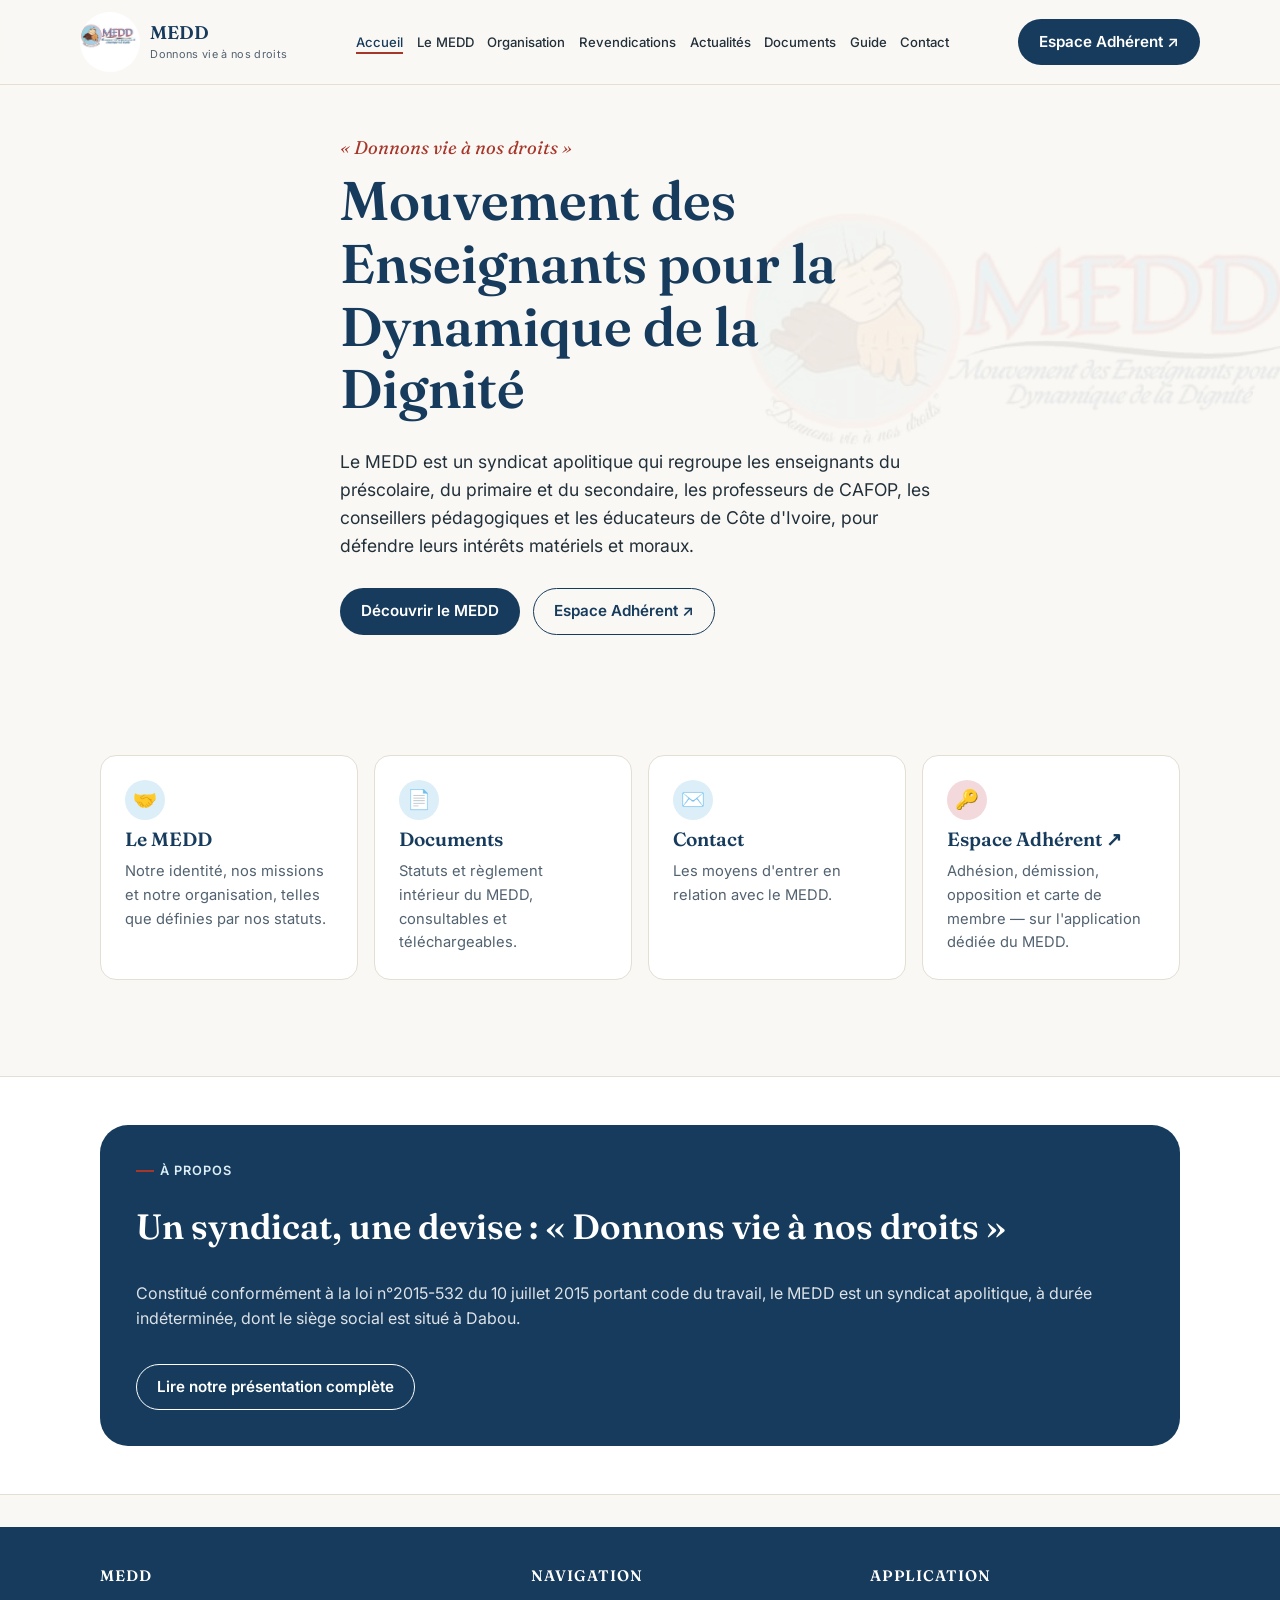
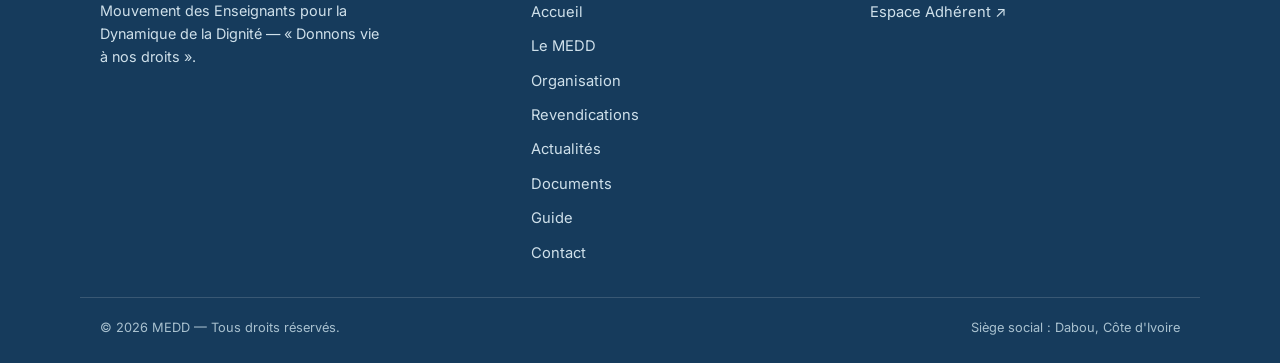
<file: index.html>
<!DOCTYPE html>
<html lang="fr">
<head>
<meta charset="UTF-8">
<meta name="viewport" content="width=device-width, initial-scale=1.0">
<title>MEDD — Mouvement des Enseignants pour la Dynamique de la Dignité</title>
<meta name="description" content="Site officiel du MEDD, syndicat apolitique des enseignants de Côte d'Ivoire. Statuts, règlement intérieur et accès à l'espace adhérent.">
<link rel="canonical" href="https://www.medd.ci/">
<meta property="og:type" content="website">
<meta property="og:title" content="MEDD — Mouvement des Enseignants pour la Dynamique de la Dignité">
<meta property="og:description" content="Syndicat apolitique des enseignants de Côte d'Ivoire. Statuts, règlement intérieur et espace adhérent.">
<meta property="og:image" content="/assets/images/logo-medd.jpg">
<meta property="og:locale" content="fr_CI">
<link rel="icon" href="/assets/images/logo-medd.jpg">
<link rel="preconnect" href="https://fonts.googleapis.com">
<link rel="preconnect" href="https://fonts.gstatic.com" crossorigin>
<link href="https://fonts.googleapis.com/css2?family=Fraunces:ital,wght@0,500;0,600;1,500&family=Inter:wght@400;500;600;700&display=swap" rel="stylesheet">
<link rel="stylesheet" href="/assets/css/style.css">
<script type="application/ld+json">
{
  "@context": "https://schema.org",
  "@type": "Organization",
  "name": "Mouvement des Enseignants pour la Dynamique de la Dignité (MEDD)",
  "alternateName": "MEDD",
  "slogan": "Donnons vie à nos droits",
  "url": "https://www.medd.ci/",
  "logo": "https://www.medd.ci/assets/images/logo-medd.jpg",
  "address": {
    "@type": "PostalAddress",
    "addressLocality": "Dabou",
    "addressCountry": "CI"
  }
}
</script>
</head>
<body>
<a class="skip-link" href="#main">Aller au contenu principal</a>

<header class="site-header">
  <div class="container nav">
    <a class="brand" href="/index.html">
      <img src="/assets/images/logo-medd.jpg" alt="Logo du MEDD : deux mains jointes surmontées du sigle MEDD">
      <span>
        <span class="brand-name">MEDD</span>
        <span class="brand-tagline">Donnons vie à nos droits</span>
      </span>
    </a>

    <ul class="nav-links" style="display:none;" id="desktop-nav">
      <li><a href="/index.html" aria-current="page">Accueil</a></li>
      <li><a href="/le-medd.html">Le MEDD</a></li>
      <li><a href="/organisation.html">Organisation</a></li>
      <li><a href="/revendications.html">Revendications</a></li>
      <li><a href="/actualites.html">Actualités</a></li>
      <li><a href="/documents.html">Documents</a></li>
        <li><a href="/guide.html">Guide</a></li>
      <li><a href="/contact.html">Contact</a></li>
    </ul>

    <a class="btn btn-primary nav-cta" href="https://app.medd.ci" target="_blank" rel="noopener noreferrer">
      Espace Adhérent ↗
    </a>

    <button class="menu-toggle" aria-label="Ouvrir le menu" aria-expanded="false" aria-controls="mobile-menu">
      <span></span>
    </button>
  </div>

  <nav class="mobile-menu container" id="mobile-menu" aria-label="Menu principal">
    <a href="/index.html" aria-current="page">Accueil</a>
    <a href="/le-medd.html">Le MEDD</a>
    <a href="/organisation.html">Organisation</a>
    <a href="/revendications.html">Revendications</a>
    <a href="/actualites.html">Actualités</a>
    <a href="/documents.html">Documents</a>
    <a href="/guide.html">Guide</a>
    <a href="/contact.html">Contact</a>
    <a class="btn btn-primary" href="https://app.medd.ci" target="_blank" rel="noopener noreferrer">Espace Adhérent ↗</a>
  </nav>
</header>

<main id="main">

  <section class="hero">
    <img class="hero-watermark" src="/assets/images/logo-medd-transparent.png" alt="" aria-hidden="true">
    <div class="container hero-content">
      <p class="hero-motto">« Donnons vie à nos droits »</p>
      <h1>Mouvement des Enseignants pour la Dynamique de la Dignité</h1>
      <p class="lead">
        Le MEDD est un syndicat apolitique qui regroupe les enseignants du préscolaire,
        du primaire et du secondaire, les professeurs de CAFOP, les conseillers pédagogiques
        et les éducateurs de Côte d'Ivoire, pour défendre leurs intérêts matériels et moraux.
      </p>
      <div class="hero-actions">
        <a class="btn btn-primary" href="/le-medd.html">Découvrir le MEDD</a>
        <a class="btn btn-outline" href="https://app.medd.ci" target="_blank" rel="noopener noreferrer">Espace Adhérent ↗</a>
      </div>
    </div>
  </section>

  <section aria-label="Accès rapides">
    <div class="container">
      <div class="quick-links">
        <a class="card" href="/le-medd.html">
          <span class="card-icon" aria-hidden="true">🤝</span>
          <h3>Le MEDD</h3>
          <p>Notre identité, nos missions et notre organisation, telles que définies par nos statuts.</p>
        </a>
        <a class="card" href="/documents.html">
          <span class="card-icon" aria-hidden="true">📄</span>
          <h3>Documents</h3>
          <p>Statuts et règlement intérieur du MEDD, consultables et téléchargeables.</p>
        </a>
        <a class="card" href="/contact.html">
          <span class="card-icon" aria-hidden="true">✉️</span>
          <h3>Contact</h3>
          <p>Les moyens d'entrer en relation avec le MEDD.</p>
        </a>
        <a class="card card-external" href="https://app.medd.ci" target="_blank" rel="noopener noreferrer">
          <span class="card-icon" aria-hidden="true">🔑</span>
          <h3>Espace Adhérent ↗</h3>
          <p>Adhésion, démission, opposition et carte de membre — sur l'application dédiée du MEDD.</p>
        </a>
      </div>
    </div>
  </section>

  <section class="section-alt">
    <div class="container">
      <div class="callout">
        <span class="eyebrow" style="color:#DCEEF8;">À propos</span>
        <h2>Un syndicat, une devise : « Donnons vie à nos droits »</h2>
        <p>
          Constitué conformément à la loi n°2015-532 du 10 juillet 2015 portant code du travail,
          le MEDD est un syndicat apolitique, à durée indéterminée, dont le siège social est situé à Dabou.
        </p>
        <a class="btn btn-outline" style="border-color:#fff; color:#fff;" href="/le-medd.html">Lire notre présentation complète</a>
      </div>
    </div>
  </section>

</main>

<footer class="site-footer">
  <div class="container footer-grid">
    <div>
      <h3>MEDD</h3>
      <p style="color:#cfe0ea; font-size:0.9rem; max-width:32ch;">
        Mouvement des Enseignants pour la Dynamique de la Dignité — « Donnons vie à nos droits ».
      </p>
    </div>
    <div>
      <h3>Navigation</h3>
      <ul class="footer-links">
        <li><a href="/index.html">Accueil</a></li>
        <li><a href="/le-medd.html">Le MEDD</a></li>
        <li><a href="/organisation.html">Organisation</a></li>
        <li><a href="/revendications.html">Revendications</a></li>
        <li><a href="/actualites.html">Actualités</a></li>
        <li><a href="/documents.html">Documents</a></li>
        <li><a href="/guide.html">Guide</a></li>
        <li><a href="/contact.html">Contact</a></li>
      </ul>
    </div>
    <div>
      <h3>Application</h3>
      <ul class="footer-links">
        <li><a href="https://app.medd.ci" target="_blank" rel="noopener noreferrer">Espace Adhérent ↗</a></li>
      </ul>
    </div>
  </div>
  <div class="container footer-bottom">
    <span>© <span id="year"></span> MEDD — Tous droits réservés.</span>
    <span>Siège social : Dabou, Côte d'Ivoire</span>
  </div>
</footer>

<script>document.getElementById('year').textContent = new Date().getFullYear();</script>
<script src="/assets/js/main.js"></script>
<style>@media (min-width:860px){#desktop-nav{display:flex !important;}}</style>
</body>
</html>
</file>
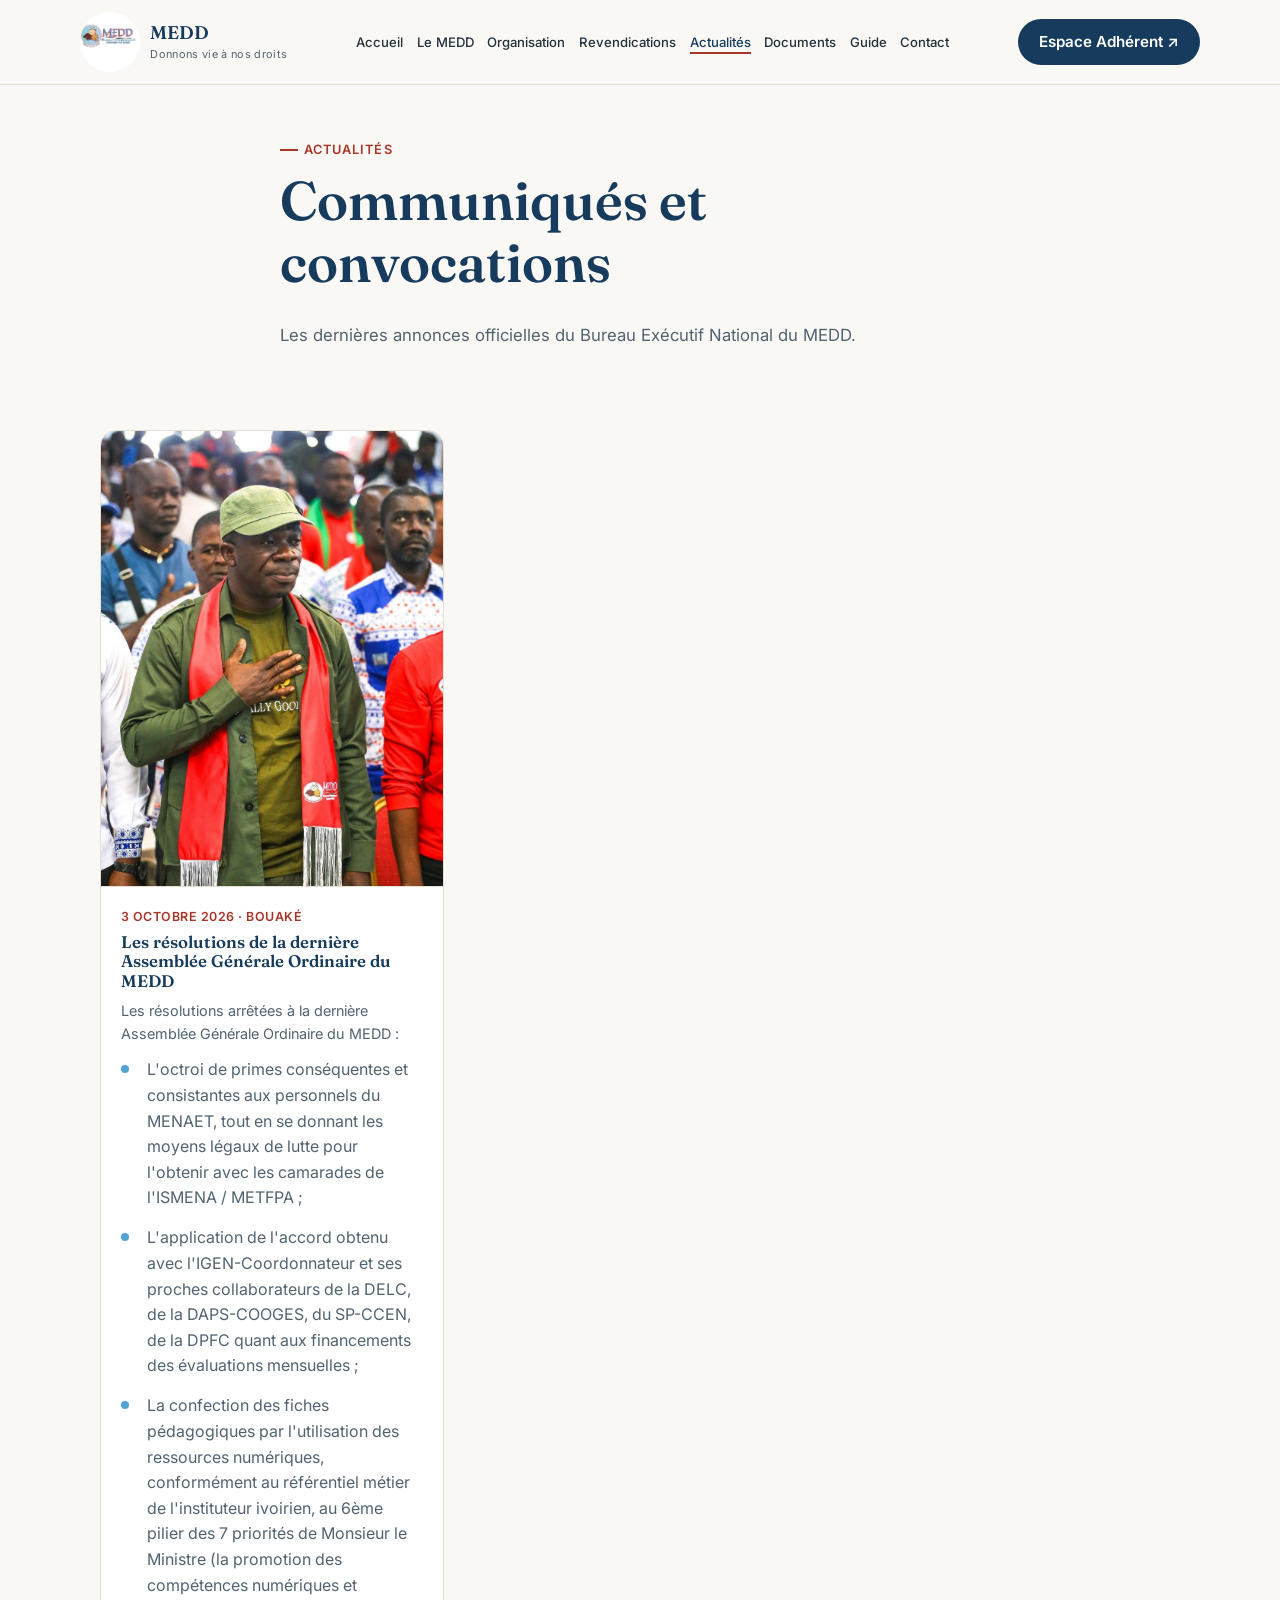
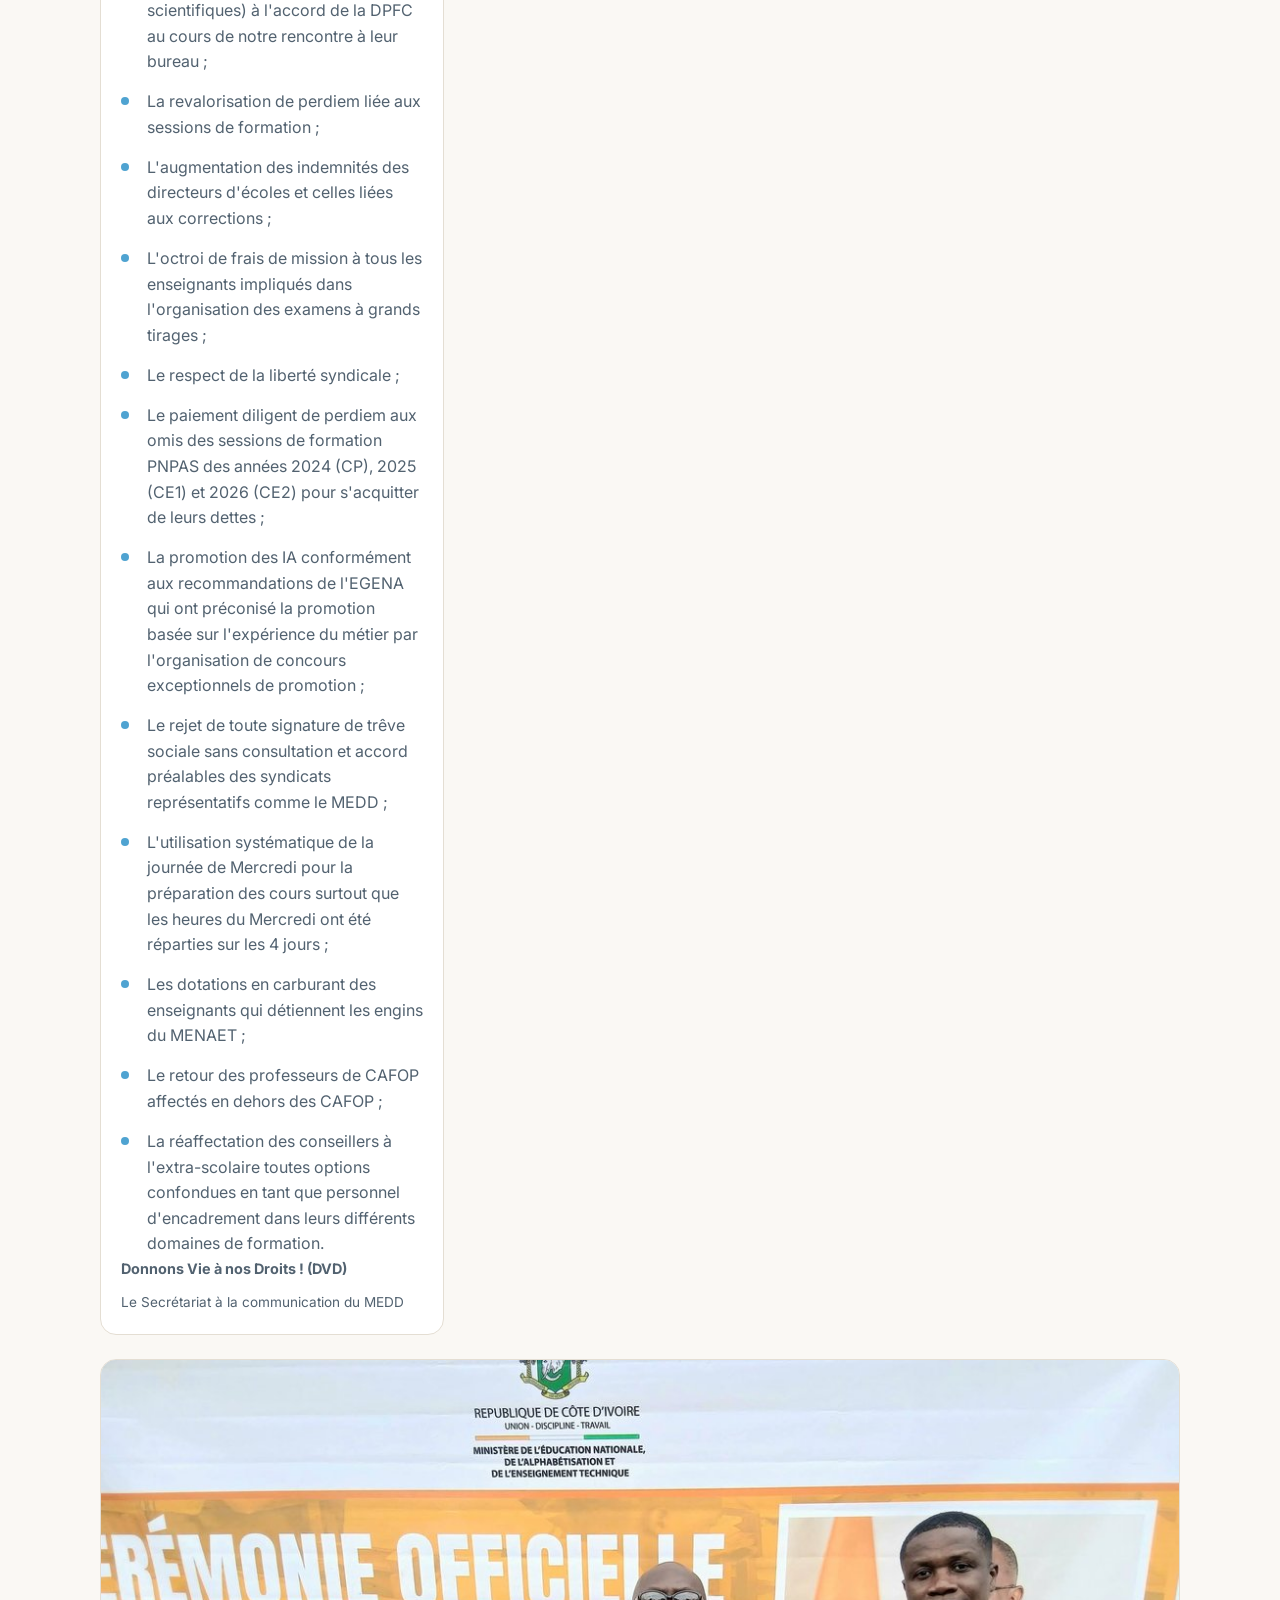
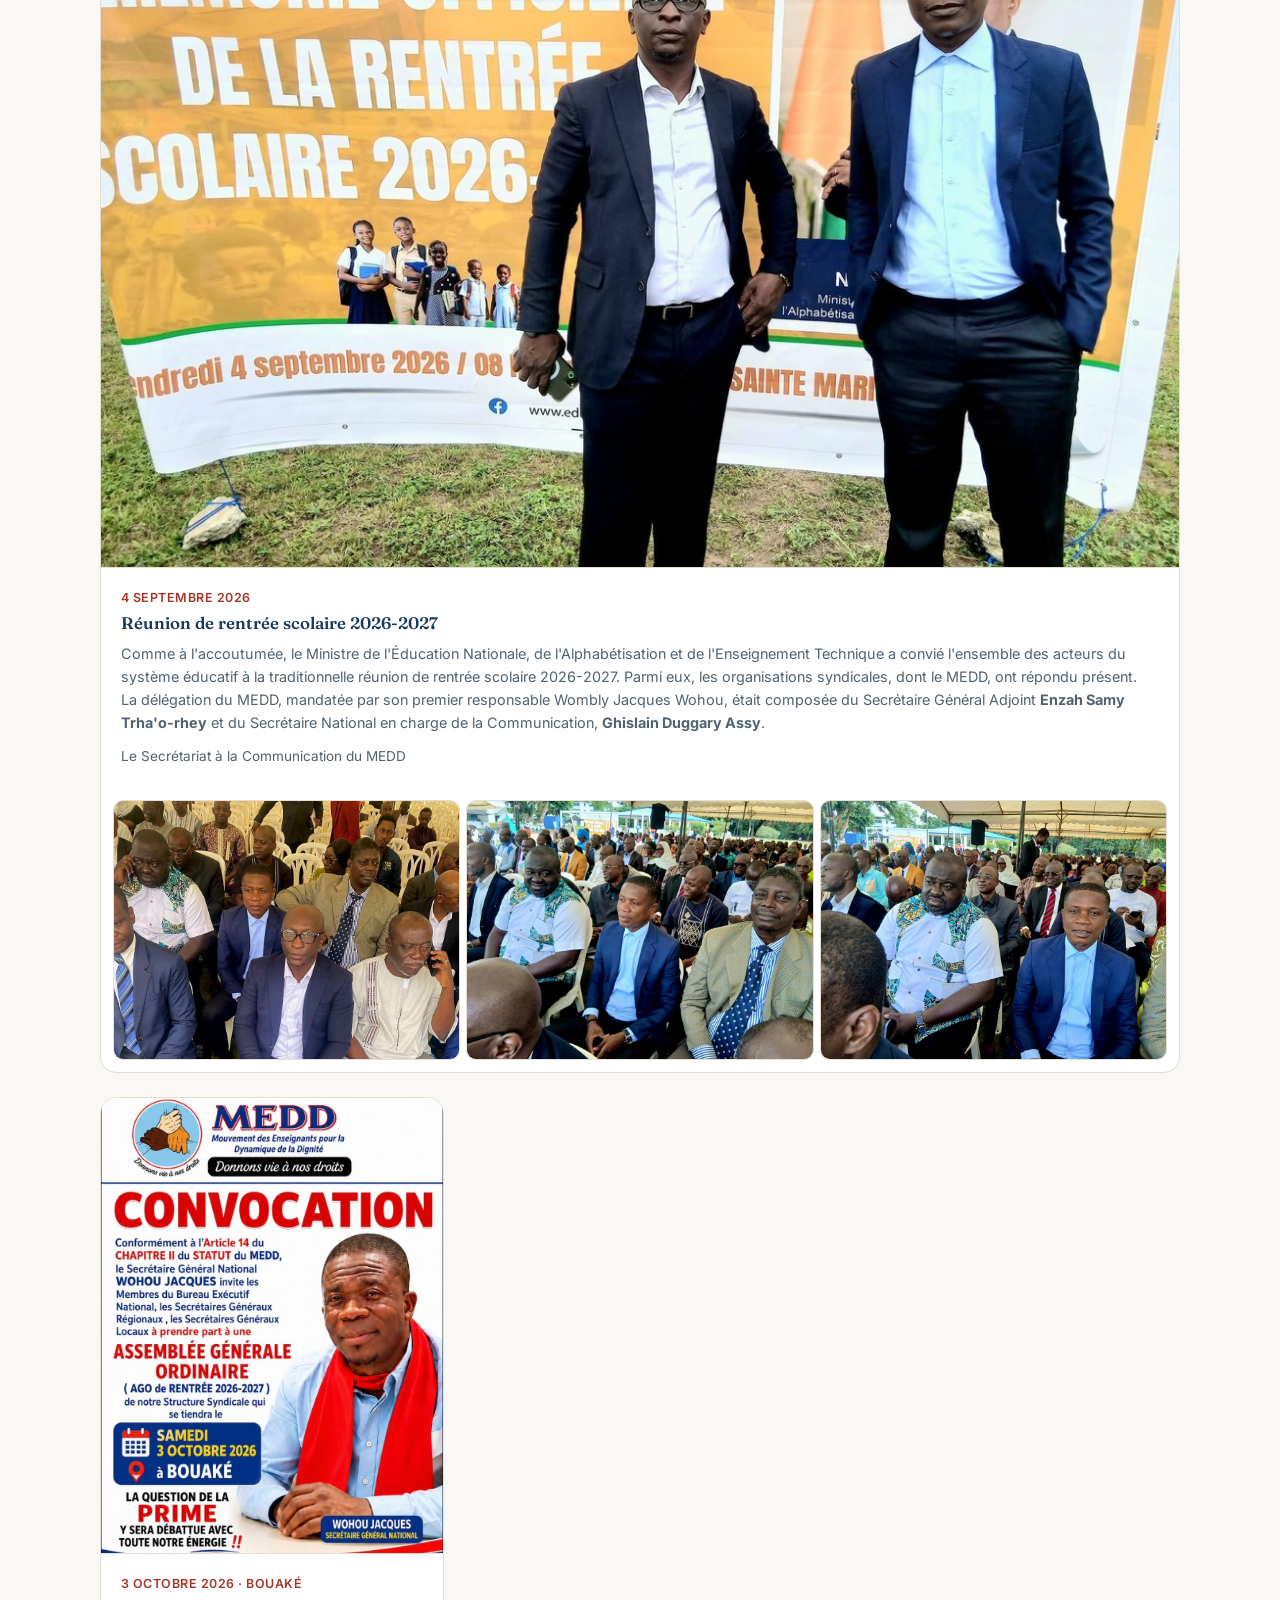
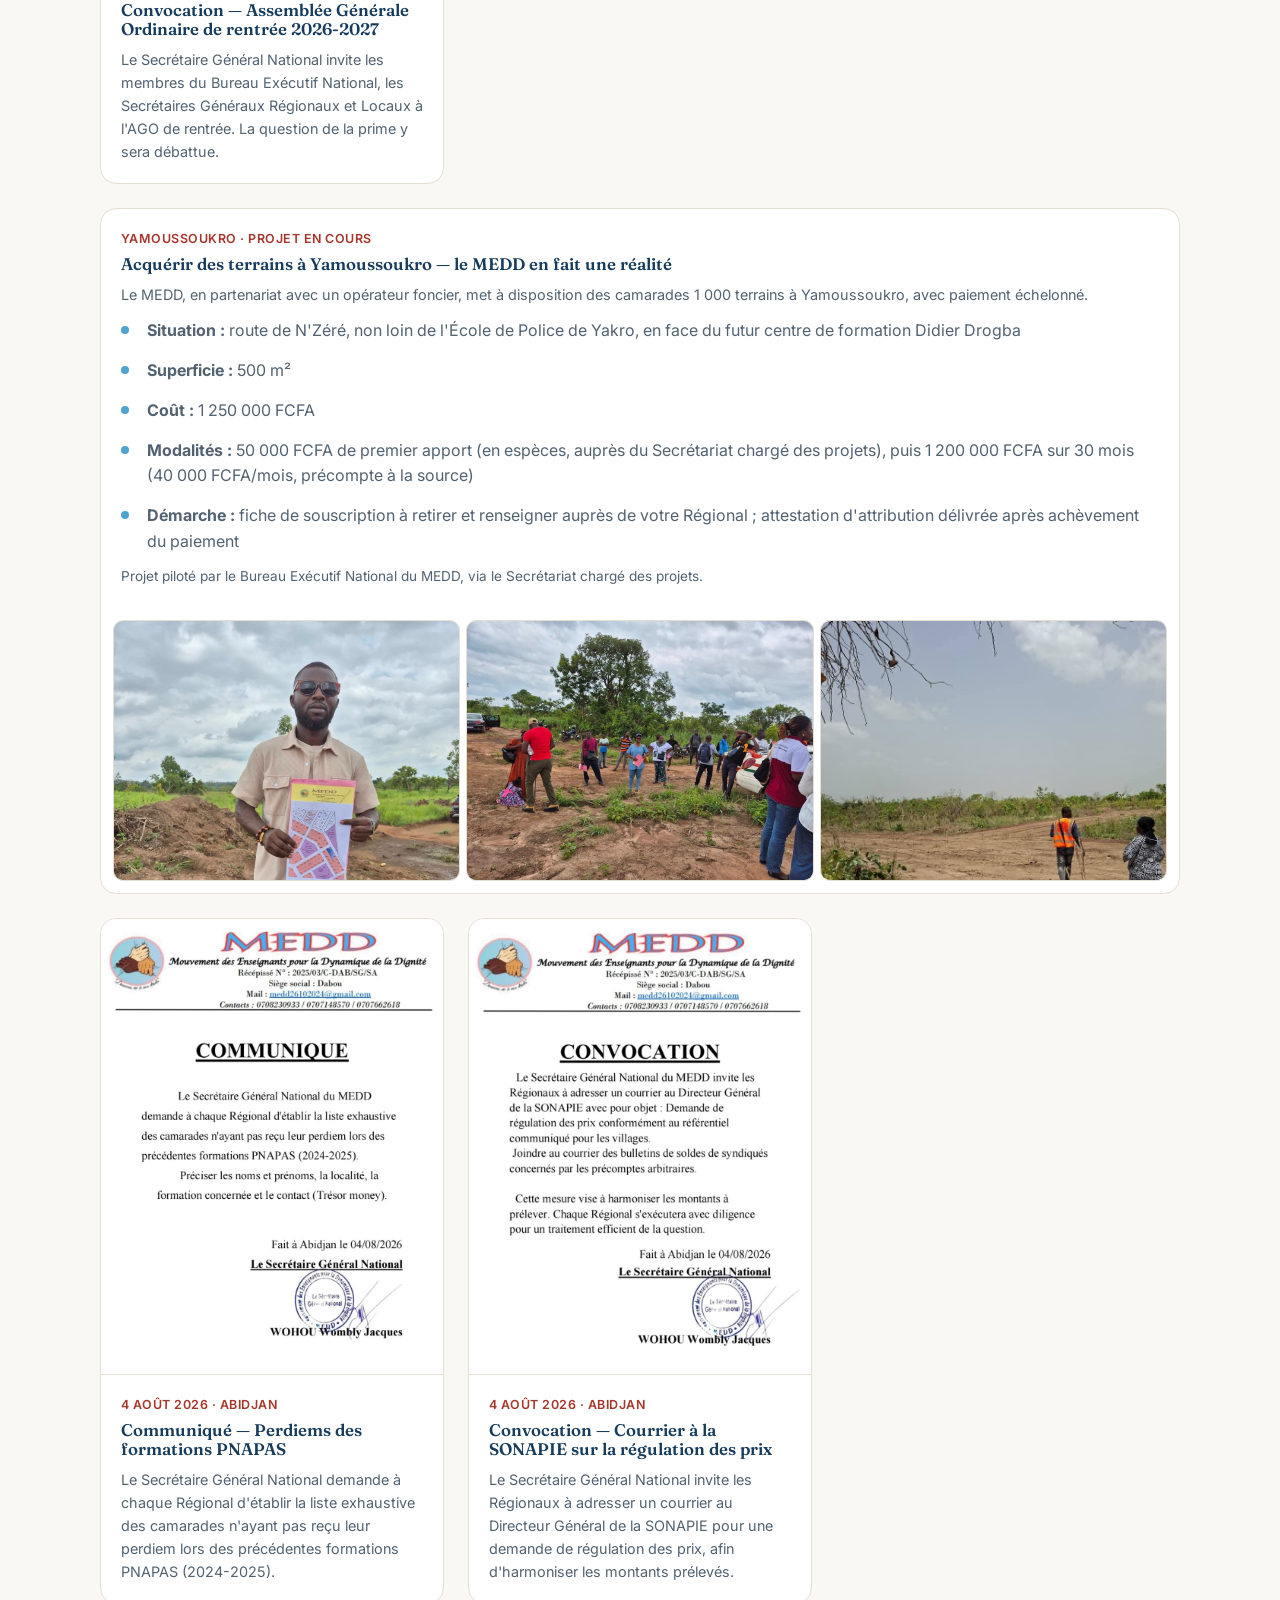
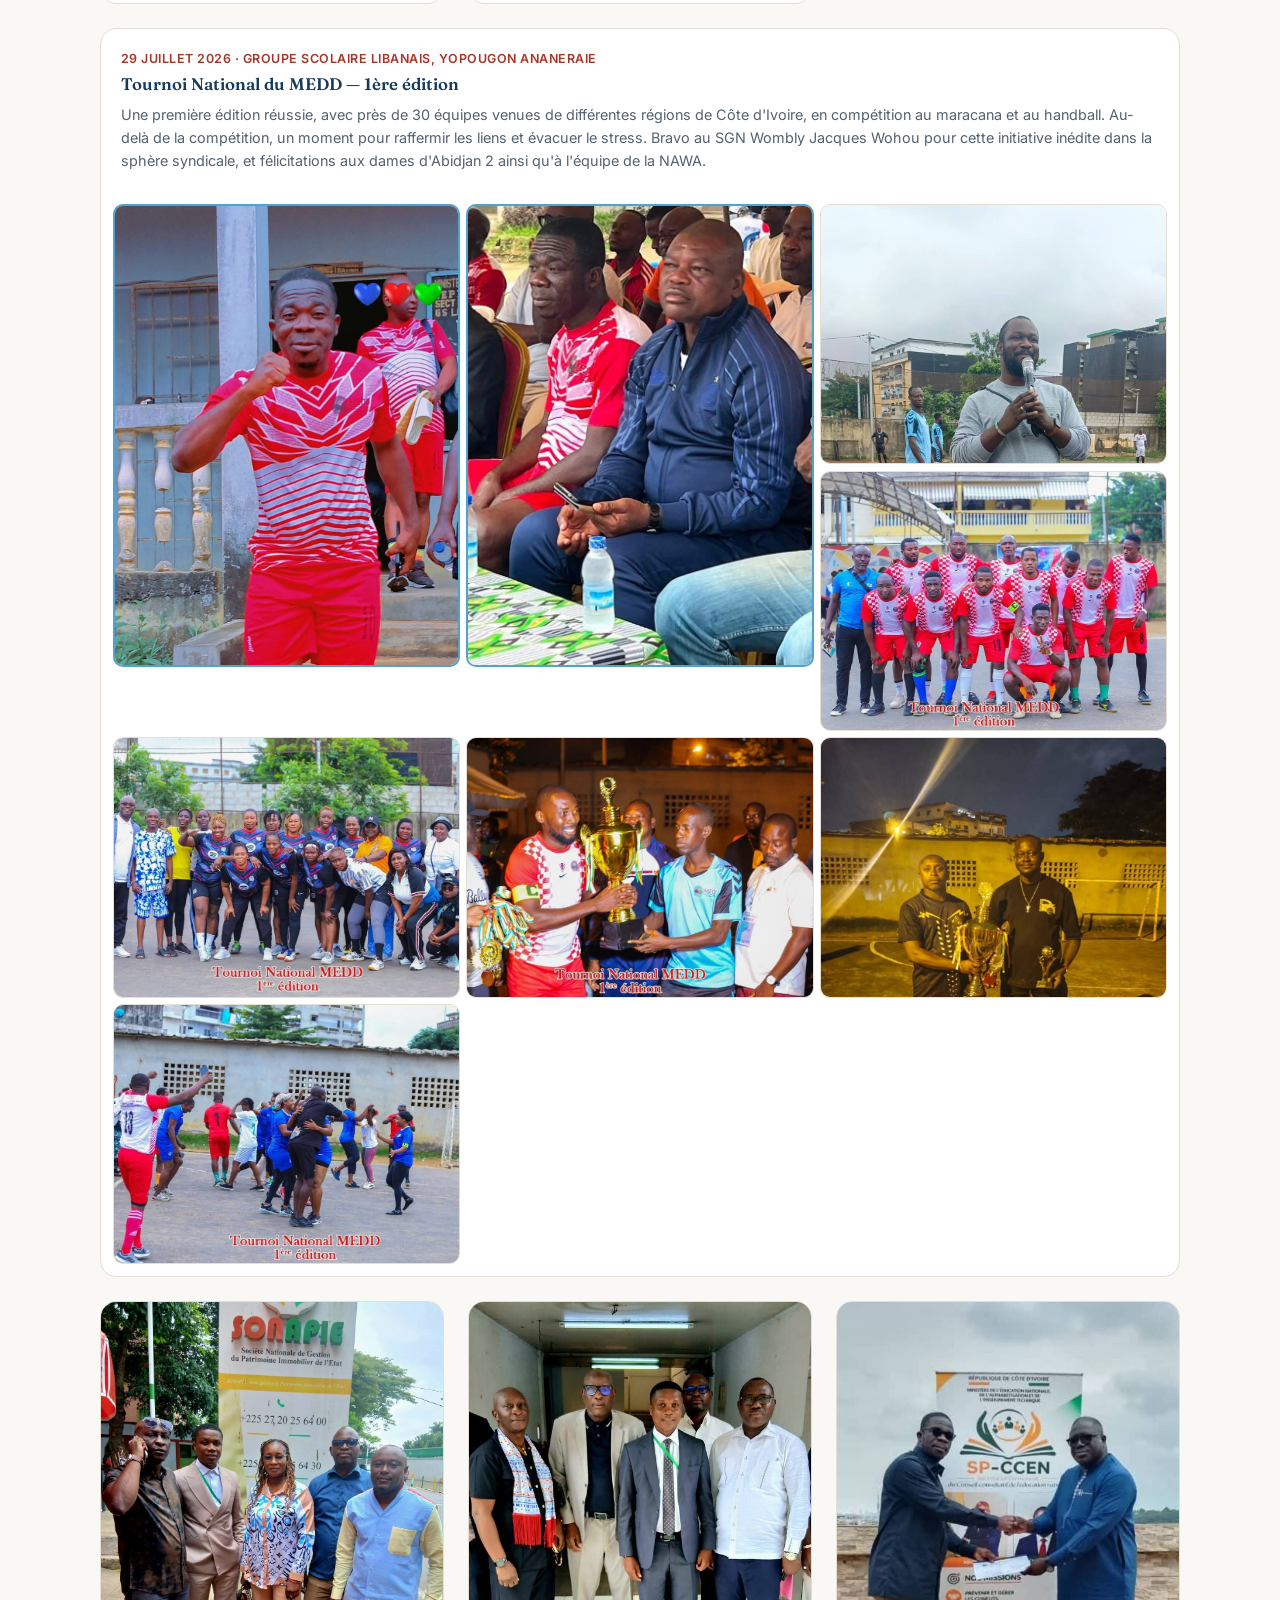
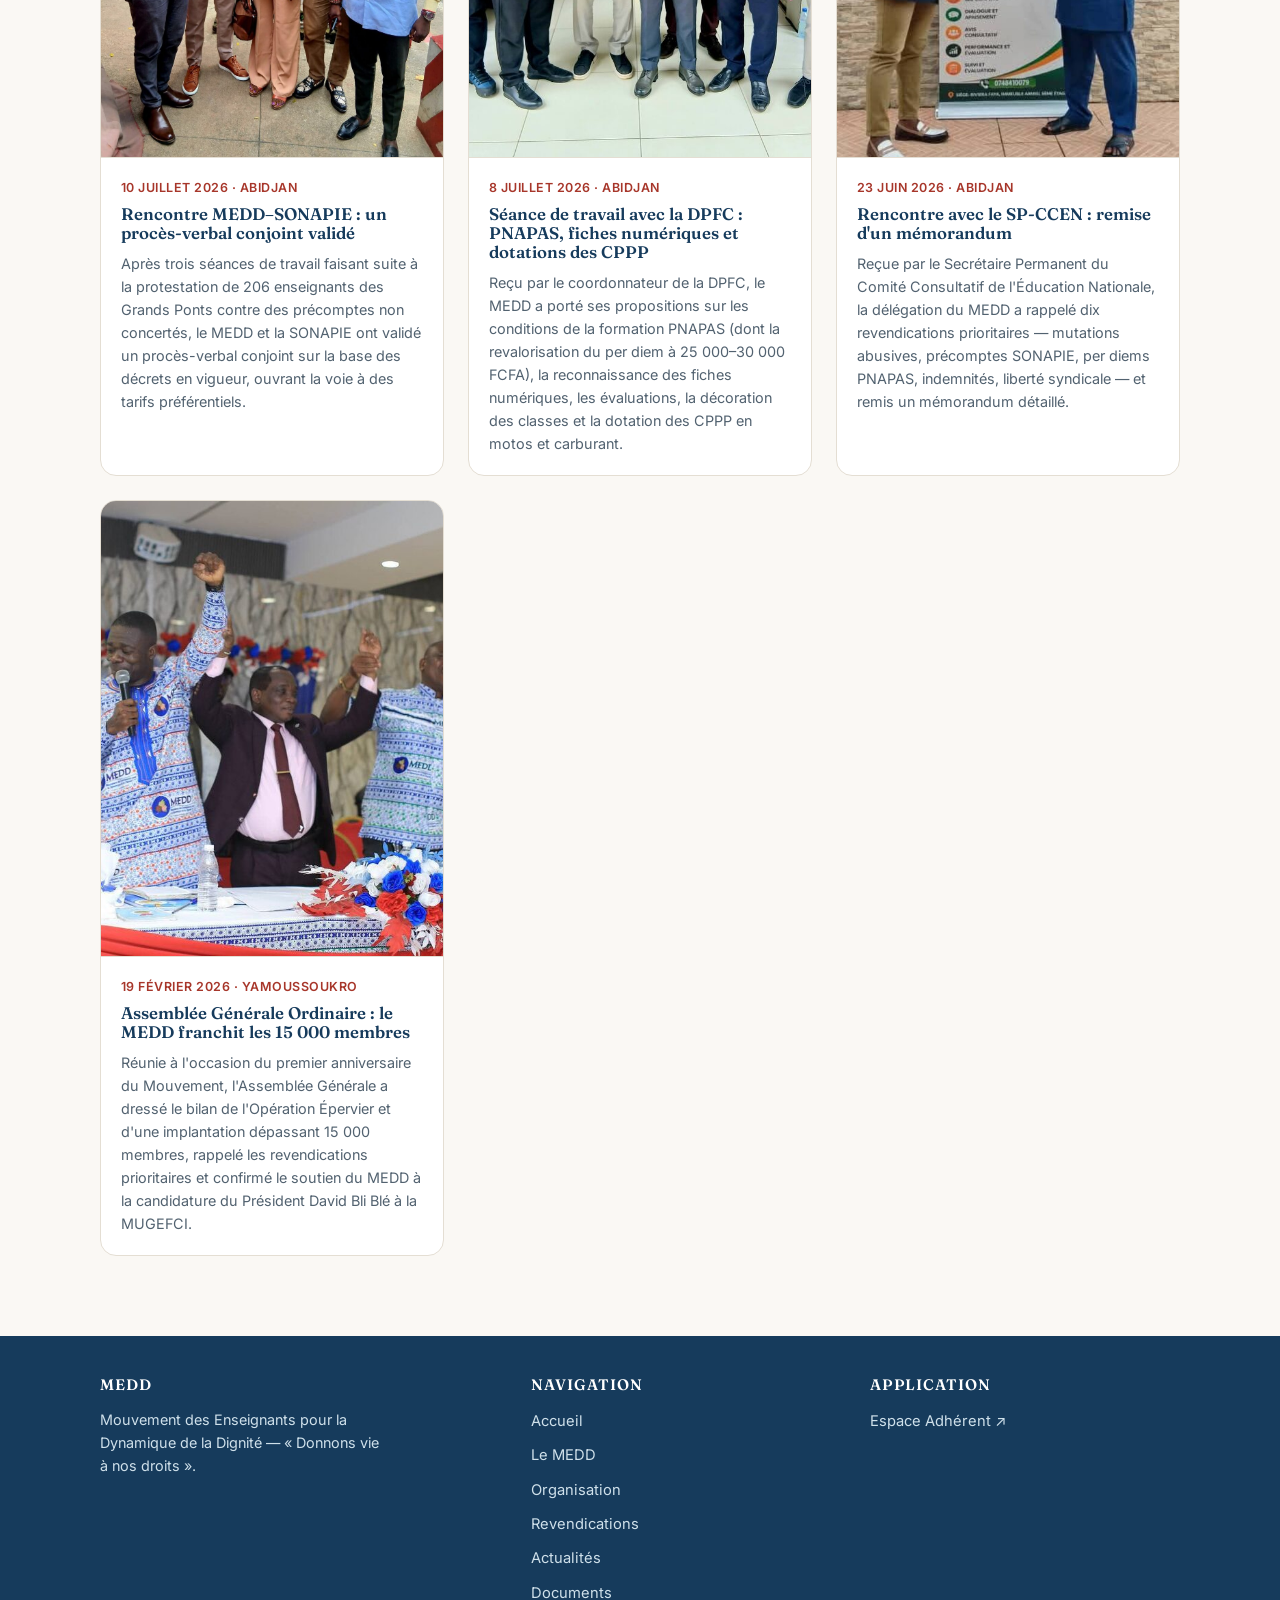
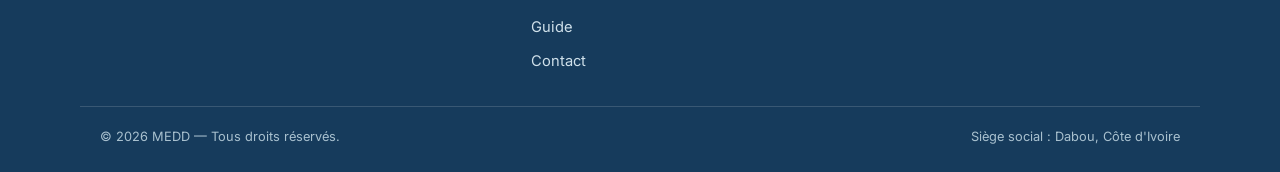
<file: actualites.html>
<!DOCTYPE html>
<html lang="fr">
<head>
<meta charset="UTF-8">
<meta name="viewport" content="width=device-width, initial-scale=1.0">
<title>Actualités | MEDD</title>
<meta name="description" content="Actualités et communiqués officiels du MEDD : convocations, communiqués et annonces du Bureau Exécutif National.">
<link rel="canonical" href="https://www.medd.ci/actualites.html">
<meta property="og:type" content="website">
<meta property="og:title" content="Actualités — MEDD">
<meta property="og:description" content="Convocations, communiqués et annonces officielles du MEDD.">
<meta property="og:image" content="/assets/images/logo-medd.jpg">
<link rel="icon" href="/assets/images/logo-medd.jpg">
<link rel="preconnect" href="https://fonts.googleapis.com">
<link rel="preconnect" href="https://fonts.gstatic.com" crossorigin>
<link href="https://fonts.googleapis.com/css2?family=Fraunces:ital,wght@0,500;0,600;1,500&family=Inter:wght@400;500;600;700&display=swap" rel="stylesheet">
<link rel="stylesheet" href="/assets/css/style.css">
</head>
<body>
<a class="skip-link" href="#main">Aller au contenu principal</a>

<header class="site-header">
  <div class="container nav">
    <a class="brand" href="/index.html">
      <img src="/assets/images/logo-medd.jpg" alt="Logo du MEDD : deux mains jointes surmontées du sigle MEDD">
      <span>
        <span class="brand-name">MEDD</span>
        <span class="brand-tagline">Donnons vie à nos droits</span>
      </span>
    </a>

    <ul class="nav-links" style="display:none;" id="desktop-nav">
      <li><a href="/index.html">Accueil</a></li>
      <li><a href="/le-medd.html">Le MEDD</a></li>
      <li><a href="/organisation.html">Organisation</a></li>
      <li><a href="/revendications.html">Revendications</a></li>
      <li><a href="/actualites.html" aria-current="page">Actualités</a></li>
      <li><a href="/documents.html">Documents</a></li>
        <li><a href="/guide.html">Guide</a></li>
      <li><a href="/contact.html">Contact</a></li>
    </ul>

    <a class="btn btn-primary nav-cta" href="https://app.medd.ci" target="_blank" rel="noopener noreferrer">
      Espace Adhérent ↗
    </a>

    <button class="menu-toggle" aria-label="Ouvrir le menu" aria-expanded="false" aria-controls="mobile-menu">
      <span></span>
    </button>
  </div>

  <nav class="mobile-menu container" id="mobile-menu" aria-label="Menu principal">
    <a href="/index.html">Accueil</a>
    <a href="/le-medd.html">Le MEDD</a>
    <a href="/organisation.html">Organisation</a>
    <a href="/revendications.html">Revendications</a>
    <a href="/actualites.html" aria-current="page">Actualités</a>
    <a href="/documents.html">Documents</a>
    <a href="/guide.html">Guide</a>
    <a href="/contact.html">Contact</a>
    <a class="btn btn-primary" href="https://app.medd.ci" target="_blank" rel="noopener noreferrer">Espace Adhérent ↗</a>
  </nav>
</header>

<main id="main">

  <section style="padding-bottom:1rem;">
    <div class="container" style="max-width:760px;">
      <span class="eyebrow">Actualités</span>
      <h1>Communiqués et convocations</h1>
      <p class="lead" style="font-size:1.05rem;">
        Les dernières annonces officielles du Bureau Exécutif National du MEDD.
      </p>
    </div>
  </section>

  <section>
    <div class="container news-grid" id="news-list" aria-live="polite">
      <noscript><p>Pour afficher les actualités, veuillez activer JavaScript dans votre navigateur.</p></noscript>
    </div>
  </section>

</main>

<footer class="site-footer">
  <div class="container footer-grid">
    <div>
      <h3>MEDD</h3>
      <p style="color:#cfe0ea; font-size:0.9rem; max-width:32ch;">
        Mouvement des Enseignants pour la Dynamique de la Dignité — « Donnons vie à nos droits ».
      </p>
    </div>
    <div>
      <h3>Navigation</h3>
      <ul class="footer-links">
        <li><a href="/index.html">Accueil</a></li>
        <li><a href="/le-medd.html">Le MEDD</a></li>
        <li><a href="/organisation.html">Organisation</a></li>
        <li><a href="/revendications.html">Revendications</a></li>
        <li><a href="/actualites.html">Actualités</a></li>
        <li><a href="/documents.html">Documents</a></li>
        <li><a href="/guide.html">Guide</a></li>
        <li><a href="/contact.html">Contact</a></li>
      </ul>
    </div>
    <div>
      <h3>Application</h3>
      <ul class="footer-links">
        <li><a href="https://app.medd.ci" target="_blank" rel="noopener noreferrer">Espace Adhérent ↗</a></li>
      </ul>
    </div>
  </div>
  <div class="container footer-bottom">
    <span>© <span id="year"></span> MEDD — Tous droits réservés.</span>
    <span>Siège social : Dabou, Côte d'Ivoire</span>
  </div>
</footer>

<script>document.getElementById('year').textContent = new Date().getFullYear();</script>
<script src="/assets/js/actualites.js"></script>
<script src="/assets/js/main.js"></script>
<style>@media (min-width:860px){#desktop-nav{display:flex !important;}}</style>
</body>
</html>
</file>
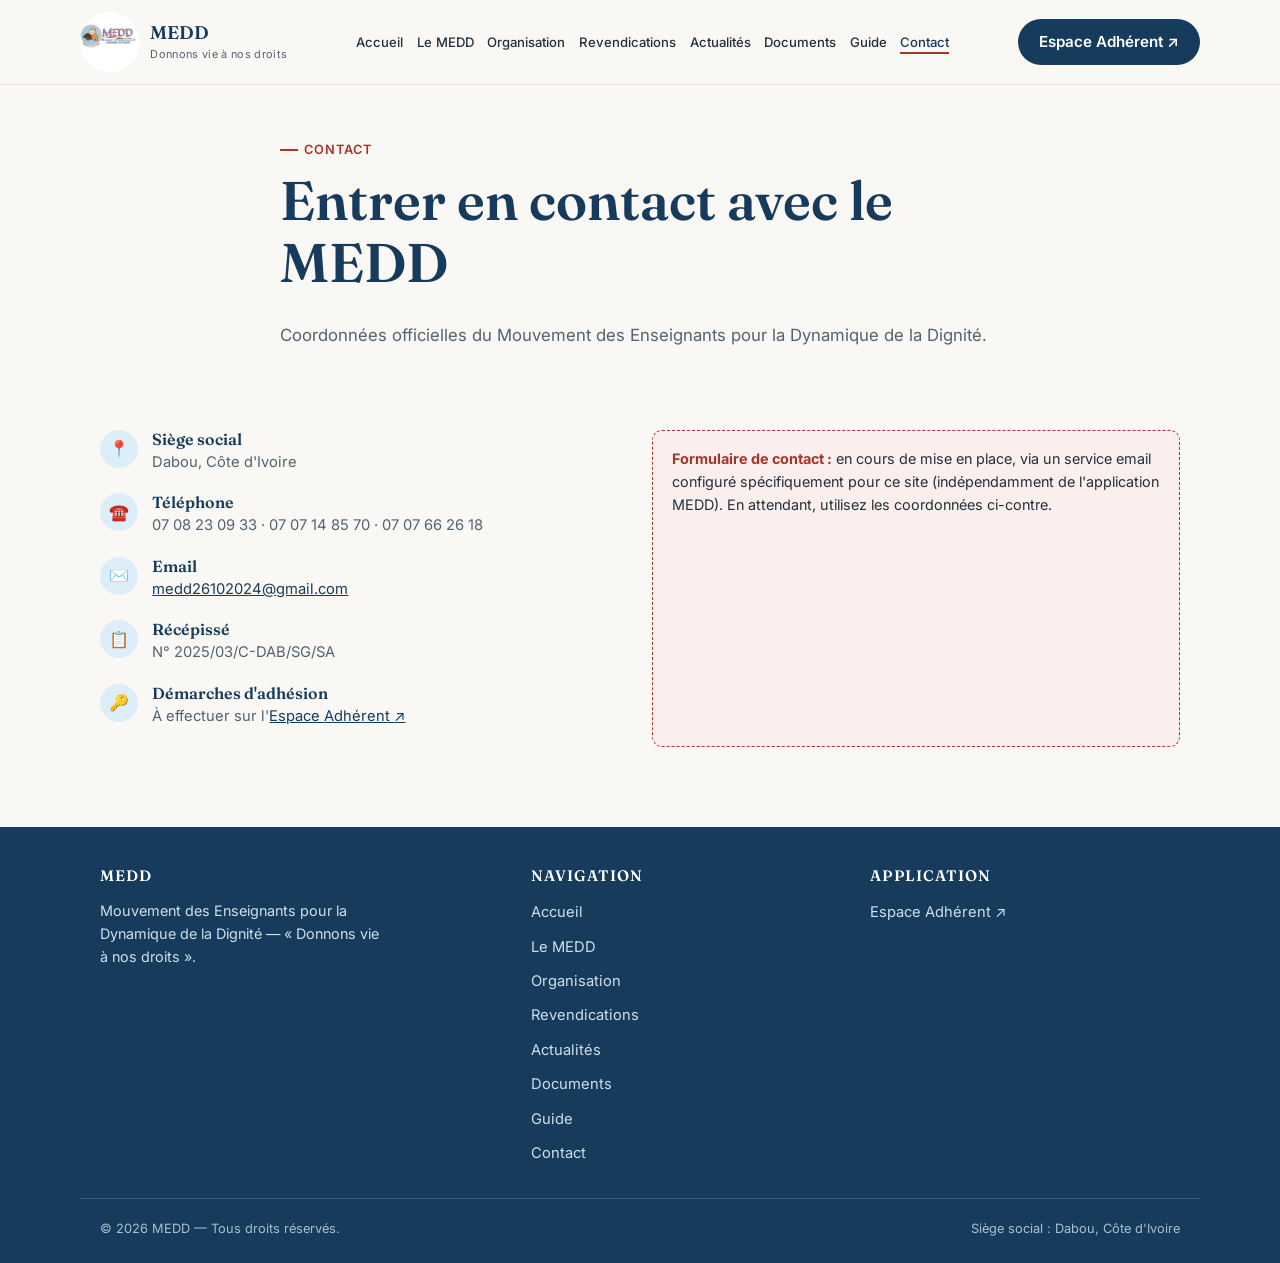
<file: contact.html>
<!DOCTYPE html>
<html lang="fr">
<head>
<meta charset="UTF-8">
<meta name="viewport" content="width=device-width, initial-scale=1.0">
<title>Contact | MEDD</title>
<meta name="description" content="Coordonnées officielles du MEDD, Mouvement des Enseignants pour la Dynamique de la Dignité.">
<link rel="canonical" href="https://www.medd.ci/contact.html">
<meta property="og:type" content="website">
<meta property="og:title" content="Contact — MEDD">
<meta property="og:description" content="Coordonnées officielles du MEDD.">
<meta property="og:image" content="/assets/images/logo-medd.jpg">
<link rel="icon" href="/assets/images/logo-medd.jpg">
<link rel="preconnect" href="https://fonts.googleapis.com">
<link rel="preconnect" href="https://fonts.gstatic.com" crossorigin>
<link href="https://fonts.googleapis.com/css2?family=Fraunces:ital,wght@0,500;0,600;1,500&family=Inter:wght@400;500;600;700&display=swap" rel="stylesheet">
<link rel="stylesheet" href="/assets/css/style.css">
</head>
<body>
<a class="skip-link" href="#main">Aller au contenu principal</a>

<header class="site-header">
  <div class="container nav">
    <a class="brand" href="/index.html">
      <img src="/assets/images/logo-medd.jpg" alt="Logo du MEDD : deux mains jointes surmontées du sigle MEDD">
      <span>
        <span class="brand-name">MEDD</span>
        <span class="brand-tagline">Donnons vie à nos droits</span>
      </span>
    </a>

    <ul class="nav-links" style="display:none;" id="desktop-nav">
      <li><a href="/index.html">Accueil</a></li>
      <li><a href="/le-medd.html">Le MEDD</a></li>
      <li><a href="/organisation.html">Organisation</a></li>
      <li><a href="/revendications.html">Revendications</a></li>
      <li><a href="/actualites.html">Actualités</a></li>
      <li><a href="/documents.html">Documents</a></li>
        <li><a href="/guide.html">Guide</a></li>
      <li><a href="/contact.html" aria-current="page">Contact</a></li>
    </ul>

    <a class="btn btn-primary nav-cta" href="https://app.medd.ci" target="_blank" rel="noopener noreferrer">
      Espace Adhérent ↗
    </a>

    <button class="menu-toggle" aria-label="Ouvrir le menu" aria-expanded="false" aria-controls="mobile-menu">
      <span></span>
    </button>
  </div>

  <nav class="mobile-menu container" id="mobile-menu" aria-label="Menu principal">
    <a href="/index.html">Accueil</a>
    <a href="/le-medd.html">Le MEDD</a>
    <a href="/organisation.html">Organisation</a>
    <a href="/revendications.html">Revendications</a>
    <a href="/actualites.html">Actualités</a>
    <a href="/documents.html">Documents</a>
    <a href="/guide.html">Guide</a>
    <a href="/contact.html" aria-current="page">Contact</a>
    <a class="btn btn-primary" href="https://app.medd.ci" target="_blank" rel="noopener noreferrer">Espace Adhérent ↗</a>
  </nav>
</header>

<main id="main">

  <section style="padding-bottom:1rem;">
    <div class="container" style="max-width:760px;">
      <span class="eyebrow">Contact</span>
      <h1>Entrer en contact avec le MEDD</h1>
      <p class="lead" style="font-size:1.05rem;">
        Coordonnées officielles du Mouvement des Enseignants pour la Dynamique de la Dignité.
      </p>
    </div>
  </section>

  <section>
    <div class="container contact-grid">
      <div>
        <div class="contact-item">
          <span class="icon" aria-hidden="true">📍</span>
          <div>
            <h3>Siège social</h3>
            <p>Dabou, Côte d'Ivoire</p>
          </div>
        </div>
        <div class="contact-item">
          <span class="icon" aria-hidden="true">☎️</span>
          <div>
            <h3>Téléphone</h3>
            <p>07 08 23 09 33 · 07 07 14 85 70 · 07 07 66 26 18</p>
          </div>
        </div>
        <div class="contact-item">
          <span class="icon" aria-hidden="true">✉️</span>
          <div>
            <h3>Email</h3>
            <p><a href="mailto:medd26102024@gmail.com">medd26102024@gmail.com</a></p>
          </div>
        </div>
        <div class="contact-item">
          <span class="icon" aria-hidden="true">📋</span>
          <div>
            <h3>Récépissé</h3>
            <p>N° 2025/03/C-DAB/SG/SA</p>
          </div>
        </div>
        <div class="contact-item">
          <span class="icon" aria-hidden="true">🔑</span>
          <div>
            <h3>Démarches d'adhésion</h3>
            <p>À effectuer sur l'<a href="https://app.medd.ci" target="_blank" rel="noopener noreferrer">Espace Adhérent ↗</a></p>
          </div>
        </div>
      </div>

      <div class="notice">
        <strong>Formulaire de contact :</strong> en cours de mise en place, via un service
        email configuré spécifiquement pour ce site (indépendamment de l'application MEDD).
        En attendant, utilisez les coordonnées ci-contre.
      </div>
    </div>
  </section>

</main>

<footer class="site-footer">
  <div class="container footer-grid">
    <div>
      <h3>MEDD</h3>
      <p style="color:#cfe0ea; font-size:0.9rem; max-width:32ch;">
        Mouvement des Enseignants pour la Dynamique de la Dignité — « Donnons vie à nos droits ».
      </p>
    </div>
    <div>
      <h3>Navigation</h3>
      <ul class="footer-links">
        <li><a href="/index.html">Accueil</a></li>
        <li><a href="/le-medd.html">Le MEDD</a></li>
        <li><a href="/organisation.html">Organisation</a></li>
        <li><a href="/revendications.html">Revendications</a></li>
        <li><a href="/actualites.html">Actualités</a></li>
        <li><a href="/documents.html">Documents</a></li>
        <li><a href="/guide.html">Guide</a></li>
        <li><a href="/contact.html">Contact</a></li>
      </ul>
    </div>
    <div>
      <h3>Application</h3>
      <ul class="footer-links">
        <li><a href="https://app.medd.ci" target="_blank" rel="noopener noreferrer">Espace Adhérent ↗</a></li>
      </ul>
    </div>
  </div>
  <div class="container footer-bottom">
    <span>© <span id="year"></span> MEDD — Tous droits réservés.</span>
    <span>Siège social : Dabou, Côte d'Ivoire</span>
  </div>
</footer>

<script>document.getElementById('year').textContent = new Date().getFullYear();</script>
<script src="/assets/js/main.js"></script>
<style>@media (min-width:860px){#desktop-nav{display:flex !important;}}</style>
</body>
</html>
</file>
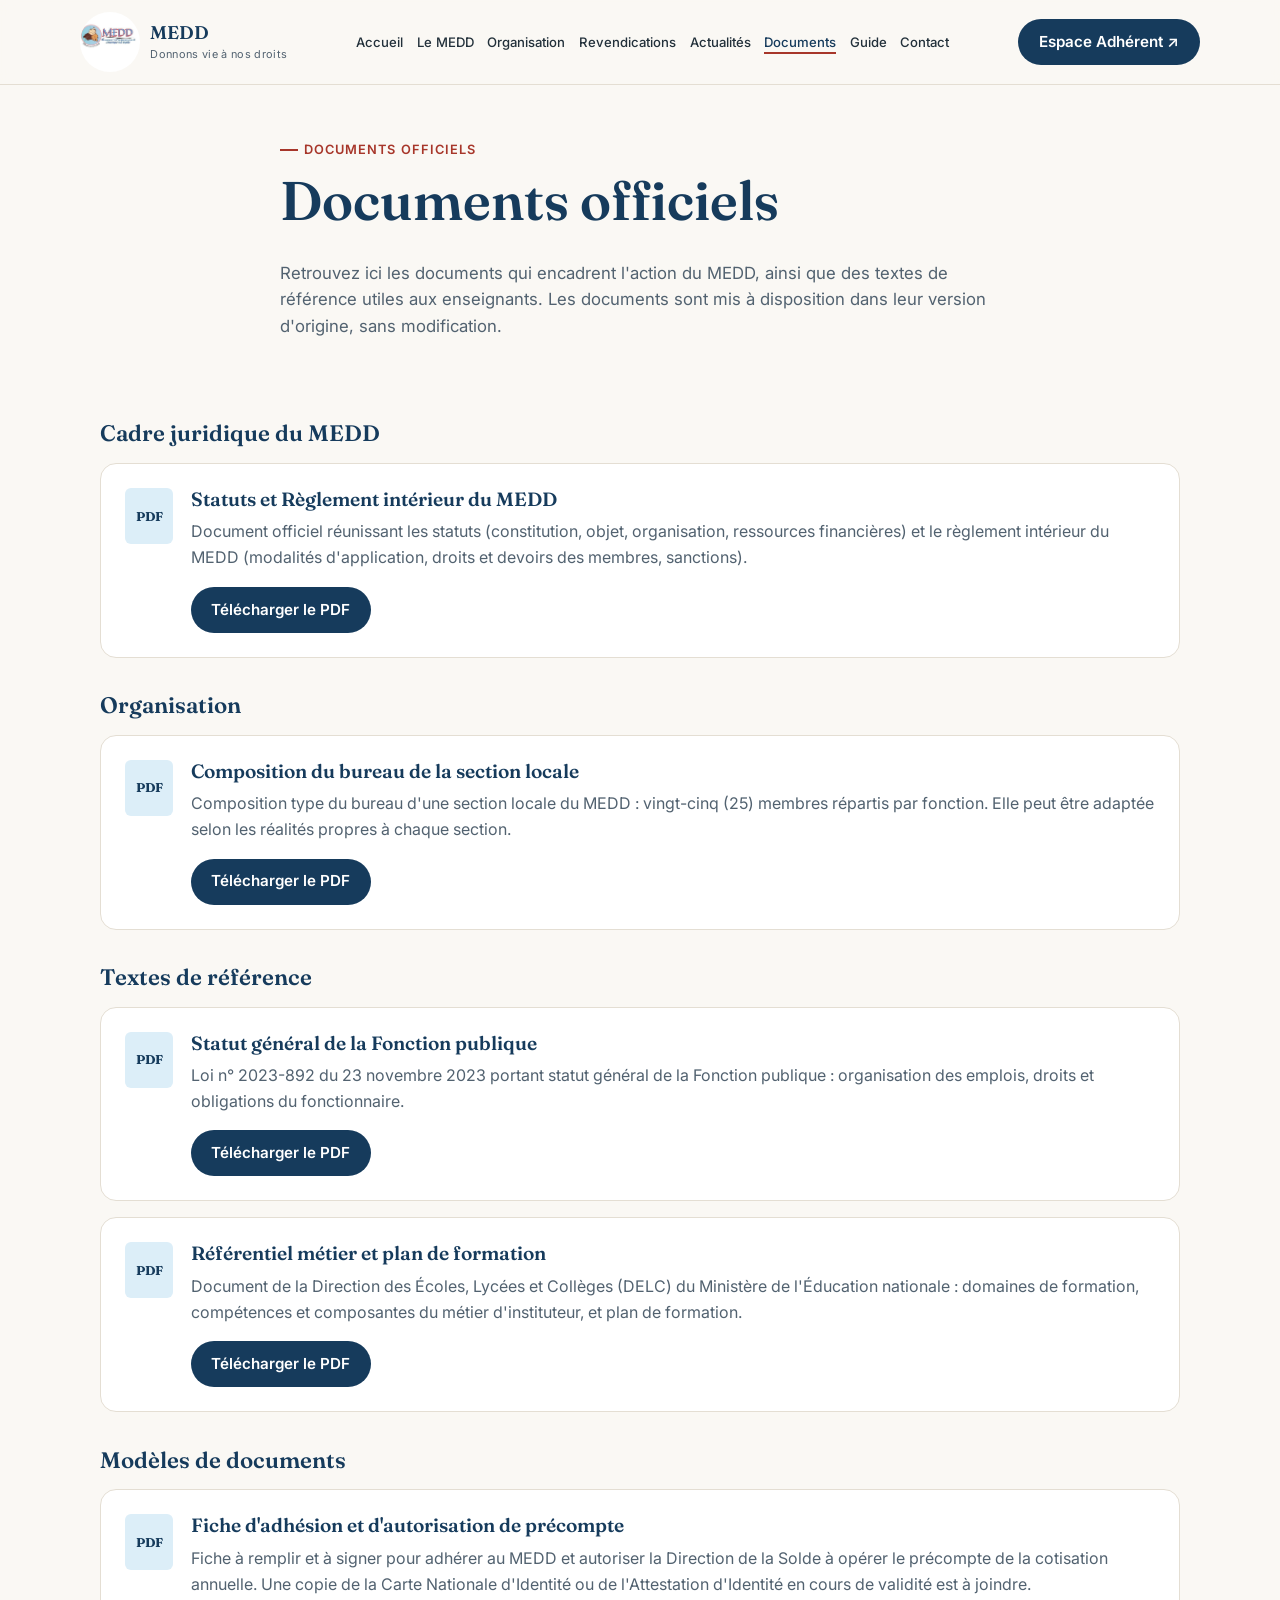
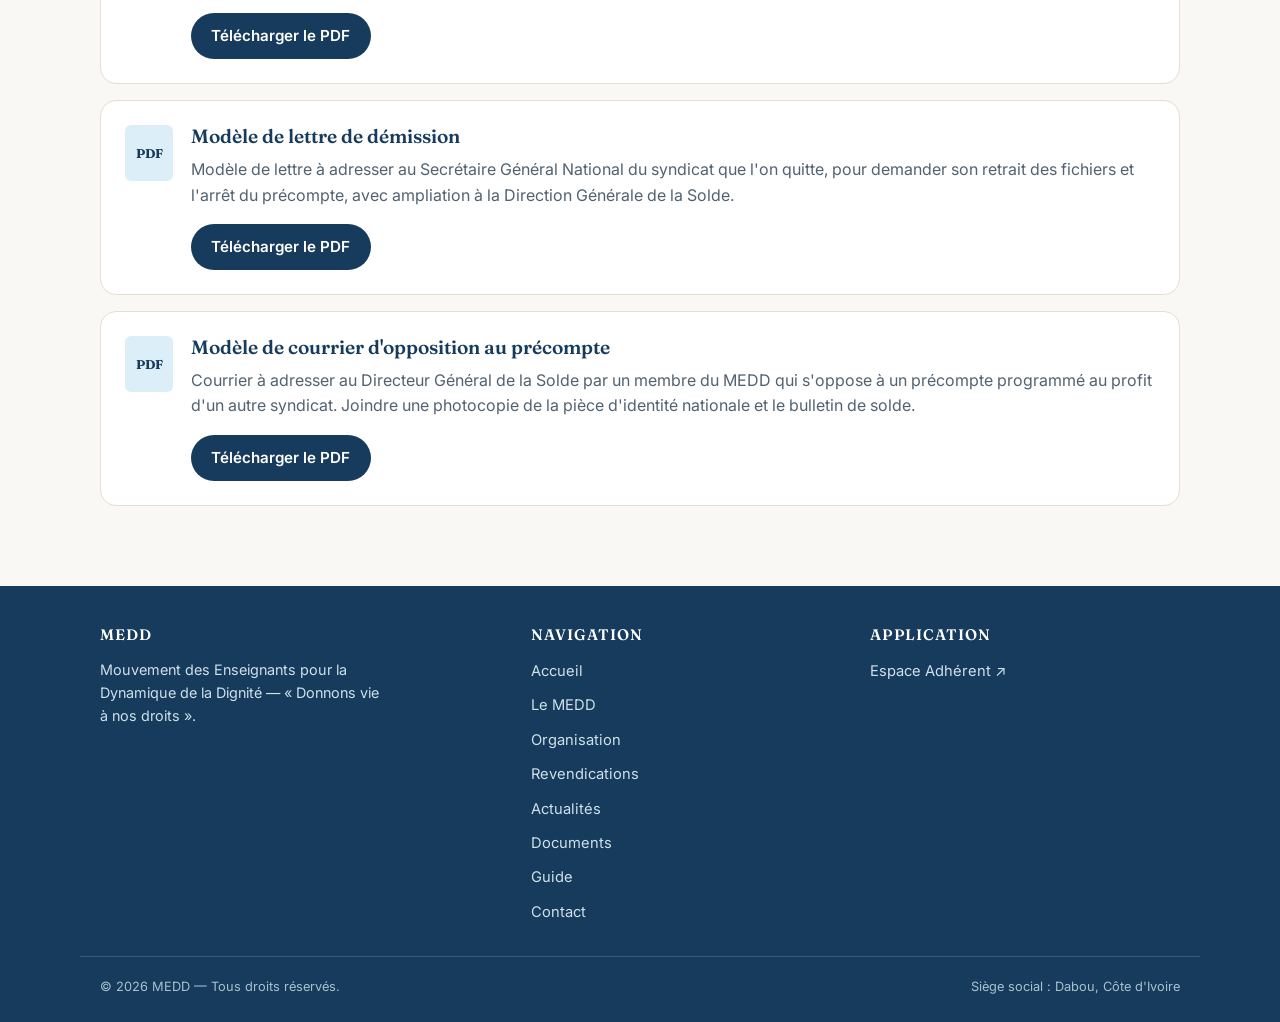
<file: documents.html>
<!DOCTYPE html>
<html lang="fr">
<head>
<meta charset="UTF-8">
<meta name="viewport" content="width=device-width, initial-scale=1.0">
<title>Documents officiels — Statuts, organisation et textes de référence | MEDD</title>
<meta name="description" content="Téléchargez les statuts et le règlement intérieur du MEDD, la composition du bureau de section locale et des textes de référence (statut général de la fonction publique, référentiel métier).">
<link rel="canonical" href="https://www.medd.ci/documents.html">
<meta property="og:type" content="website">
<meta property="og:title" content="Documents officiels du MEDD">
<meta property="og:description" content="Statuts, règlement intérieur, composition du bureau local et textes de référence du MEDD, au format PDF.">
<meta property="og:image" content="/assets/images/logo-medd.jpg">
<link rel="icon" href="/assets/images/logo-medd.jpg">
<link rel="preconnect" href="https://fonts.googleapis.com">
<link rel="preconnect" href="https://fonts.gstatic.com" crossorigin>
<link href="https://fonts.googleapis.com/css2?family=Fraunces:ital,wght@0,500;0,600;1,500&family=Inter:wght@400;500;600;700&display=swap" rel="stylesheet">
<link rel="stylesheet" href="/assets/css/style.css">
</head>
<body>
<a class="skip-link" href="#main">Aller au contenu principal</a>

<header class="site-header">
  <div class="container nav">
    <a class="brand" href="/index.html">
      <img src="/assets/images/logo-medd.jpg" alt="Logo du MEDD : deux mains jointes surmontées du sigle MEDD">
      <span>
        <span class="brand-name">MEDD</span>
        <span class="brand-tagline">Donnons vie à nos droits</span>
      </span>
    </a>

    <ul class="nav-links" style="display:none;" id="desktop-nav">
      <li><a href="/index.html">Accueil</a></li>
      <li><a href="/le-medd.html">Le MEDD</a></li>
      <li><a href="/organisation.html">Organisation</a></li>
      <li><a href="/revendications.html">Revendications</a></li>
      <li><a href="/actualites.html">Actualités</a></li>
      <li><a href="/documents.html" aria-current="page">Documents</a></li>
        <li><a href="/guide.html">Guide</a></li>
      <li><a href="/contact.html">Contact</a></li>
    </ul>

    <a class="btn btn-primary nav-cta" href="https://app.medd.ci" target="_blank" rel="noopener noreferrer">
      Espace Adhérent ↗
    </a>

    <button class="menu-toggle" aria-label="Ouvrir le menu" aria-expanded="false" aria-controls="mobile-menu">
      <span></span>
    </button>
  </div>

  <nav class="mobile-menu container" id="mobile-menu" aria-label="Menu principal">
    <a href="/index.html">Accueil</a>
    <a href="/le-medd.html">Le MEDD</a>
    <a href="/organisation.html">Organisation</a>
    <a href="/revendications.html">Revendications</a>
    <a href="/actualites.html">Actualités</a>
    <a href="/documents.html" aria-current="page">Documents</a>
    <a href="/guide.html">Guide</a>
    <a href="/contact.html">Contact</a>
    <a class="btn btn-primary" href="https://app.medd.ci" target="_blank" rel="noopener noreferrer">Espace Adhérent ↗</a>
  </nav>
</header>

<main id="main">

  <section style="padding-bottom:1rem;">
    <div class="container" style="max-width:760px;">
      <span class="eyebrow">Documents officiels</span>
      <h1>Documents officiels</h1>
      <p class="lead" style="font-size:1.05rem;">
        Retrouvez ici les documents qui encadrent l'action du MEDD, ainsi que des textes de
        référence utiles aux enseignants. Les documents sont mis à disposition dans leur
        version d'origine, sans modification.
      </p>
    </div>
  </section>

  <section>
    <div class="container">
      <h2 style="margin:0 0 1rem;font-size:1.4rem;">Cadre juridique du MEDD</h2>

      <div class="doc-card">
        <span class="doc-icon" aria-hidden="true">PDF</span>
        <div>
          <h3>Statuts et Règlement intérieur du MEDD</h3>
          <p>
            Document officiel réunissant les statuts (constitution, objet, organisation,
            ressources financières) et le règlement intérieur du MEDD (modalités d'application,
            droits et devoirs des membres, sanctions).
          </p>
          <a class="btn btn-primary" href="/assets/docs/MEDD-Statuts-et-Reglement-Interieur.pdf" download>
            Télécharger le PDF
          </a>
        </div>
      </div>

      <h2 style="margin:2.2rem 0 1rem;font-size:1.4rem;">Organisation</h2>

      <div class="doc-card">
        <span class="doc-icon" aria-hidden="true">PDF</span>
        <div>
          <h3>Composition du bureau de la section locale</h3>
          <p>
            Composition type du bureau d'une section locale du MEDD : vingt-cinq (25) membres
            répartis par fonction. Elle peut être adaptée selon les réalités propres à chaque section.
          </p>
          <a class="btn btn-primary" href="/assets/docs/MEDD-Composition-Bureau-Section-Locale.pdf" download>
            Télécharger le PDF
          </a>
        </div>
      </div>

      <h2 style="margin:2.2rem 0 1rem;font-size:1.4rem;">Textes de référence</h2>

      <div class="doc-card">
        <span class="doc-icon" aria-hidden="true">PDF</span>
        <div>
          <h3>Statut général de la Fonction publique</h3>
          <p>
            Loi n° 2023-892 du 23 novembre 2023 portant statut général de la Fonction publique :
            organisation des emplois, droits et obligations du fonctionnaire.
          </p>
          <a class="btn btn-primary" href="/assets/docs/Statut-General-de-la-Fonction-Publique-Loi-2023-892.pdf" download>
            Télécharger le PDF
          </a>
        </div>
      </div>

      <div class="doc-card" style="margin-top:1rem;">
        <span class="doc-icon" aria-hidden="true">PDF</span>
        <div>
          <h3>Référentiel métier et plan de formation</h3>
          <p>
            Document de la Direction des Écoles, Lycées et Collèges (DELC) du Ministère de
            l'Éducation nationale : domaines de formation, compétences et composantes du métier
            d'instituteur, et plan de formation.
          </p>
          <a class="btn btn-primary" href="/assets/docs/Referentiel-Metier-et-Plan-de-Formation-Instituteur.pdf" download>
            Télécharger le PDF
          </a>
        </div>
      </div>

      <h2 style="margin:2.2rem 0 1rem;font-size:1.4rem;">Modèles de documents</h2>

      <div class="doc-card">
        <span class="doc-icon" aria-hidden="true">PDF</span>
        <div>
          <h3>Fiche d'adhésion et d'autorisation de précompte</h3>
          <p>
            Fiche à remplir et à signer pour adhérer au MEDD et autoriser la Direction de la Solde
            à opérer le précompte de la cotisation annuelle. Une copie de la Carte Nationale
            d'Identité ou de l'Attestation d'Identité en cours de validité est à joindre.
          </p>
          <a class="btn btn-primary" href="/assets/docs/MEDD-Fiche-Adhesion-et-Autorisation-de-Precompte.pdf" download>
            Télécharger le PDF
          </a>
        </div>
      </div>

      <div class="doc-card" style="margin-top:1rem;">
        <span class="doc-icon" aria-hidden="true">PDF</span>
        <div>
          <h3>Modèle de lettre de démission</h3>
          <p>
            Modèle de lettre à adresser au Secrétaire Général National du syndicat que l'on quitte,
            pour demander son retrait des fichiers et l'arrêt du précompte, avec ampliation à la
            Direction Générale de la Solde.
          </p>
          <a class="btn btn-primary" href="/assets/docs/MEDD-Modele-Lettre-de-Demission.pdf" download>
            Télécharger le PDF
          </a>
        </div>
      </div>

      <div class="doc-card" style="margin-top:1rem;">
        <span class="doc-icon" aria-hidden="true">PDF</span>
        <div>
          <h3>Modèle de courrier d'opposition au précompte</h3>
          <p>
            Courrier à adresser au Directeur Général de la Solde par un membre du MEDD qui s'oppose
            à un précompte programmé au profit d'un autre syndicat. Joindre une photocopie de la
            pièce d'identité nationale et le bulletin de solde.
          </p>
          <a class="btn btn-primary" href="/assets/docs/MEDD-Modele-Courrier-Opposition-Precompte.pdf" download>
            Télécharger le PDF
          </a>
        </div>
      </div>
    </div>
  </section>

</main>

<footer class="site-footer">
  <div class="container footer-grid">
    <div>
      <h3>MEDD</h3>
      <p style="color:#cfe0ea; font-size:0.9rem; max-width:32ch;">
        Mouvement des Enseignants pour la Dynamique de la Dignité — « Donnons vie à nos droits ».
      </p>
    </div>
    <div>
      <h3>Navigation</h3>
      <ul class="footer-links">
        <li><a href="/index.html">Accueil</a></li>
        <li><a href="/le-medd.html">Le MEDD</a></li>
        <li><a href="/organisation.html">Organisation</a></li>
        <li><a href="/revendications.html">Revendications</a></li>
        <li><a href="/actualites.html">Actualités</a></li>
        <li><a href="/documents.html">Documents</a></li>
        <li><a href="/guide.html">Guide</a></li>
        <li><a href="/contact.html">Contact</a></li>
      </ul>
    </div>
    <div>
      <h3>Application</h3>
      <ul class="footer-links">
        <li><a href="https://app.medd.ci" target="_blank" rel="noopener noreferrer">Espace Adhérent ↗</a></li>
      </ul>
    </div>
  </div>
  <div class="container footer-bottom">
    <span>© <span id="year"></span> MEDD — Tous droits réservés.</span>
    <span>Siège social : Dabou, Côte d'Ivoire</span>
  </div>
</footer>

<script>document.getElementById('year').textContent = new Date().getFullYear();</script>
<script src="/assets/js/main.js"></script>
<style>@media (min-width:860px){#desktop-nav{display:flex !important;}}</style>
</body>
</html>
</file>
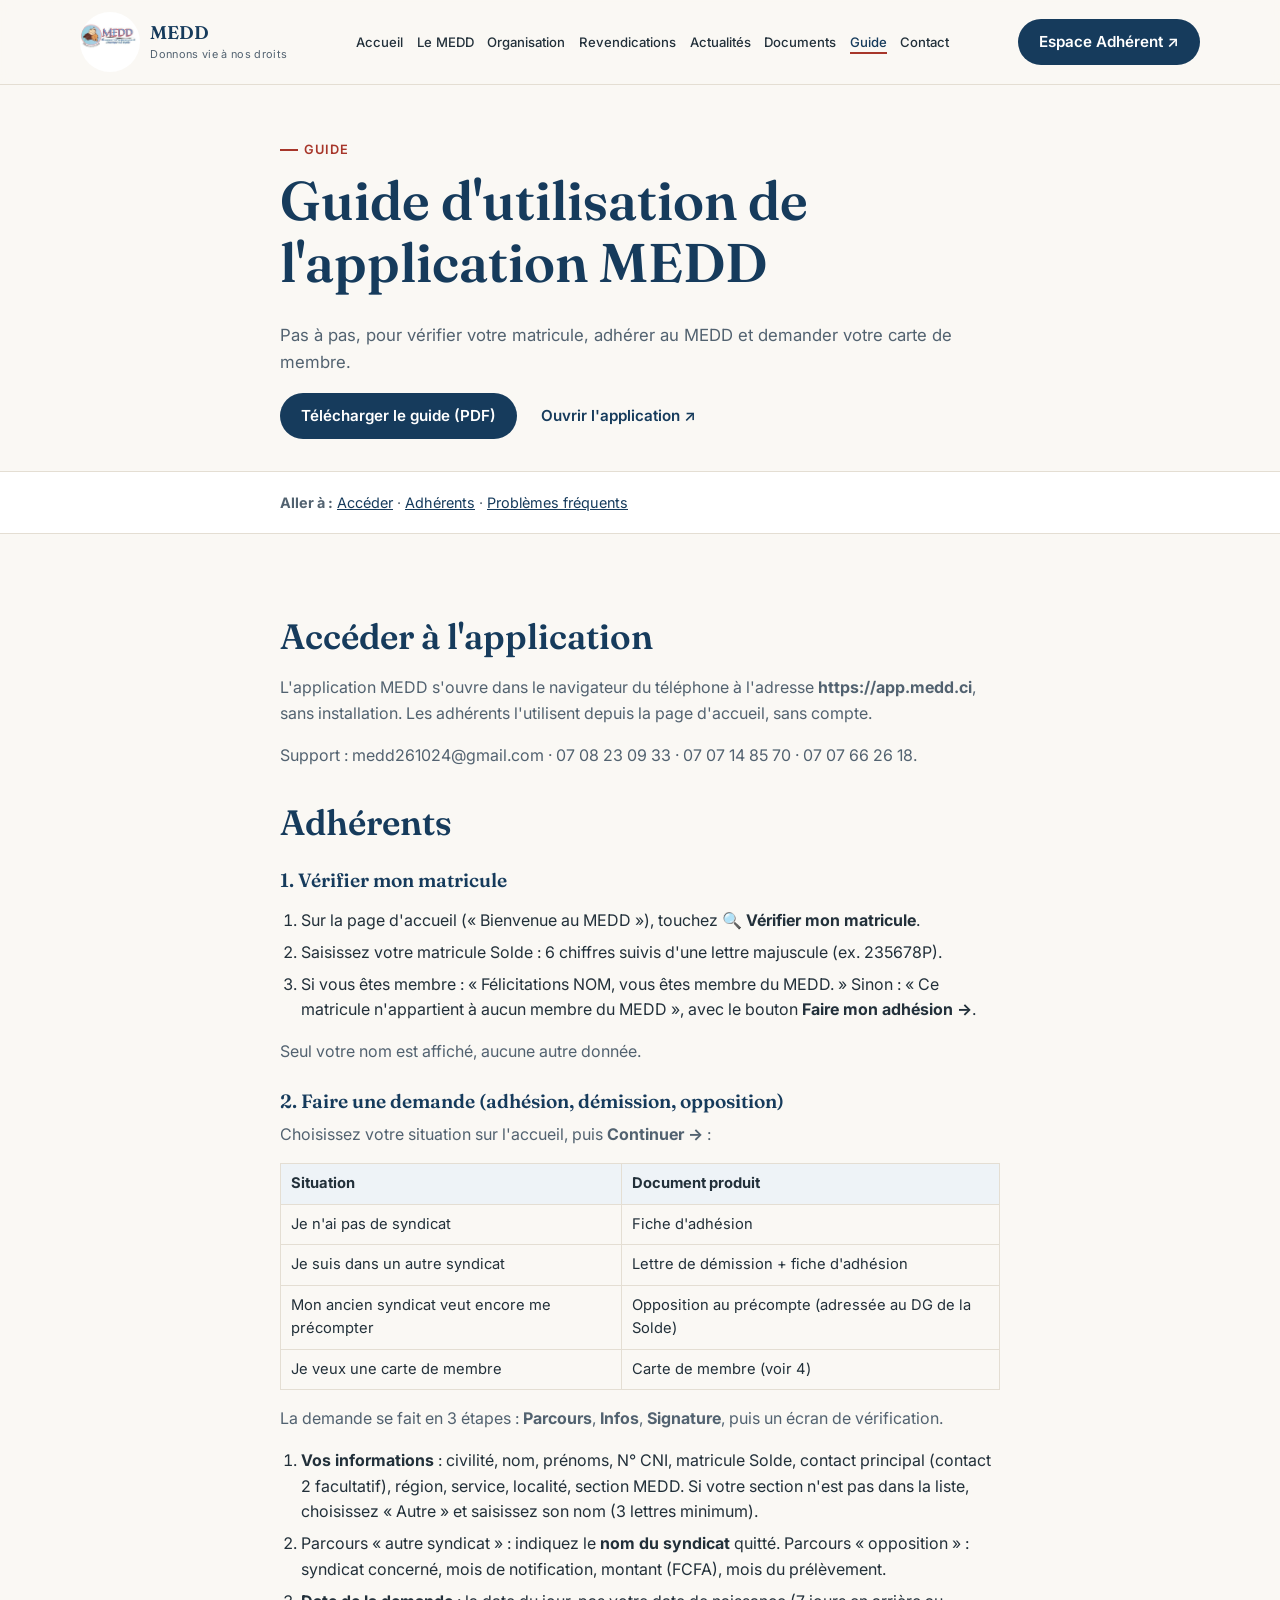
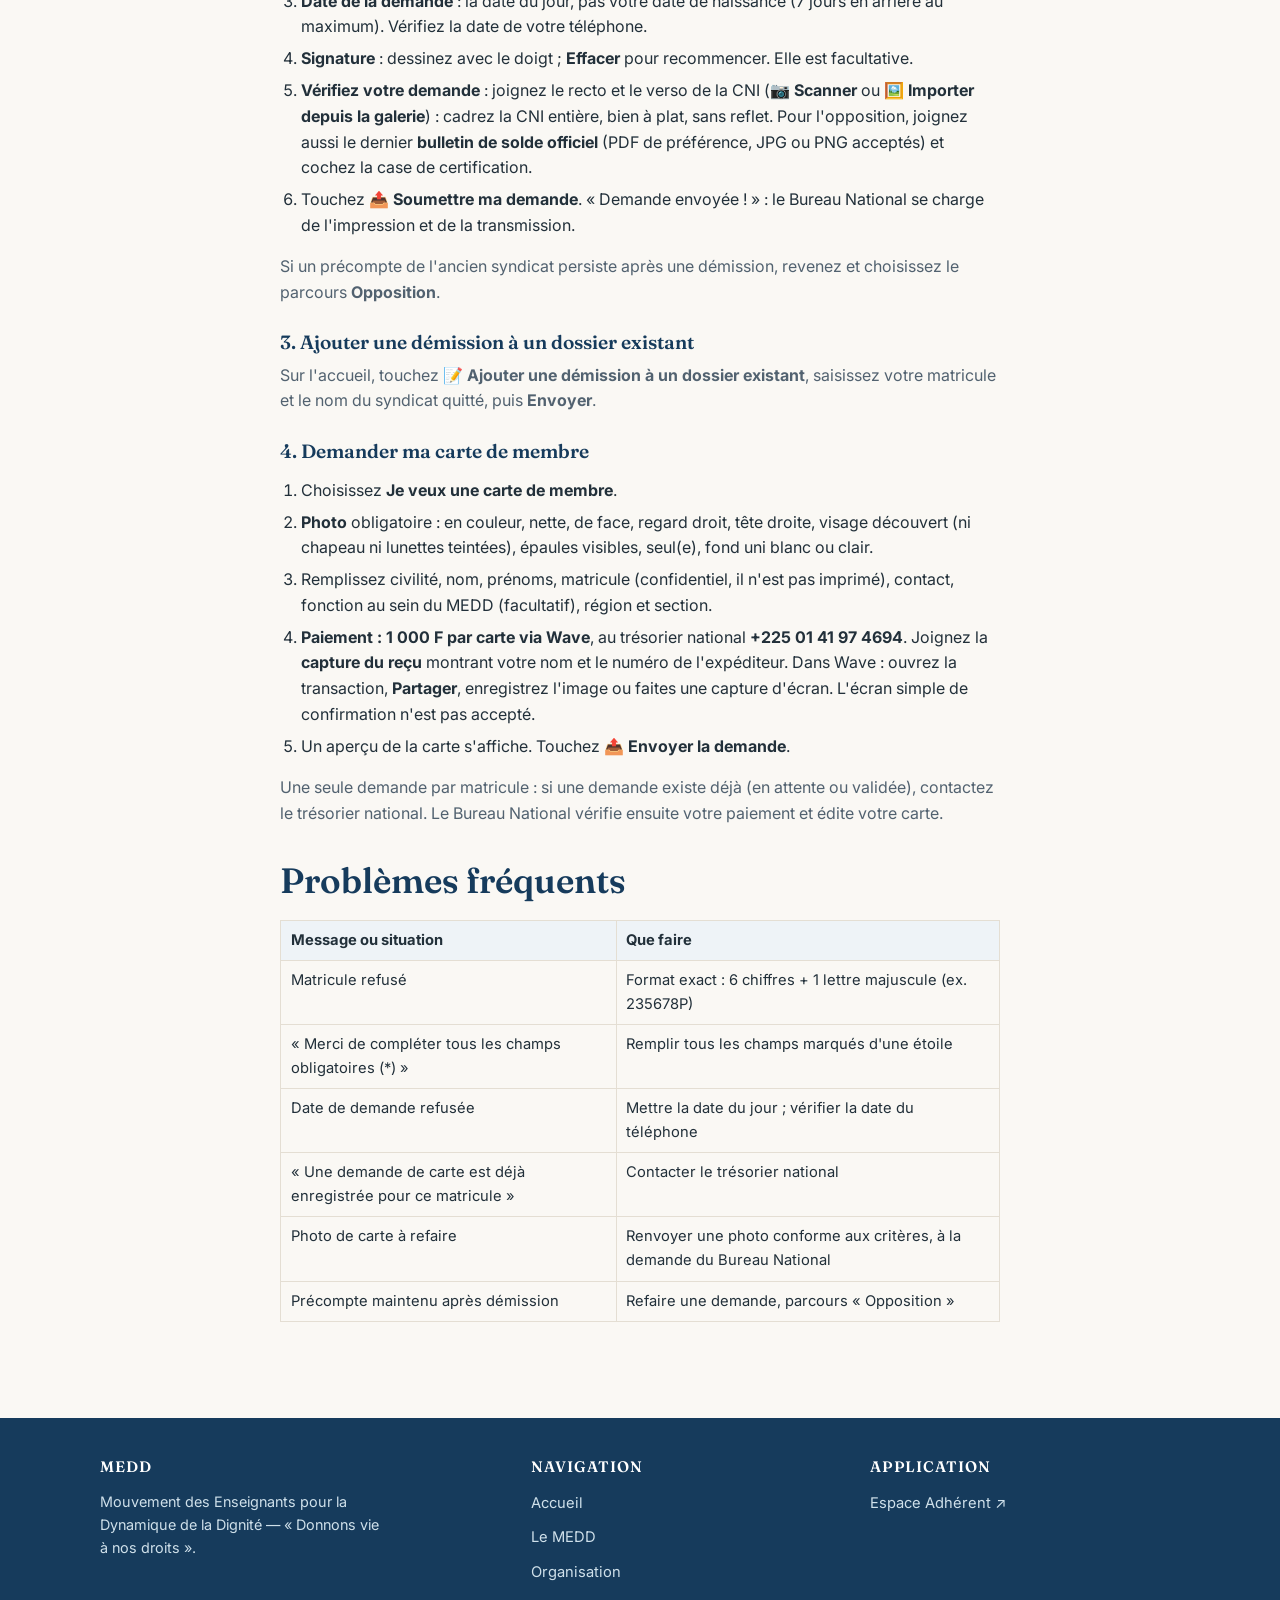
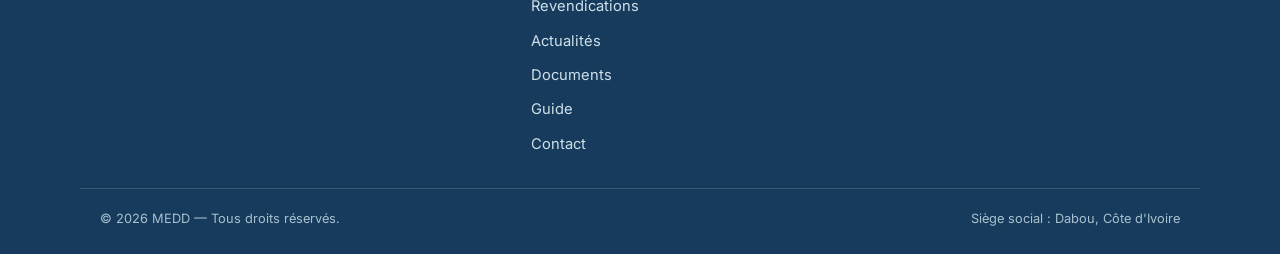
<file: guide.html>
<!DOCTYPE html>
<html lang="fr">
<head>
<meta charset="UTF-8">
<meta name="viewport" content="width=device-width, initial-scale=1.0">
<title>Guide d'utilisation de l'application | MEDD</title>
<meta name="description" content="Guide pas à pas de l'application MEDD : vérifier son matricule, adhérer et demander sa carte de membre.">
<link rel="canonical" href="https://www.medd.ci/guide.html">
<meta property="og:type" content="website">
<meta property="og:title" content="Guide d'utilisation de l'application MEDD">
<meta property="og:description" content="Comment adhérer, vérifier son matricule et utiliser l'application MEDD.">
<meta property="og:image" content="/assets/images/logo-medd.jpg">
<link rel="icon" href="/assets/images/logo-medd.jpg">
<link rel="preconnect" href="https://fonts.googleapis.com">
<link rel="preconnect" href="https://fonts.gstatic.com" crossorigin>
<link href="https://fonts.googleapis.com/css2?family=Fraunces:ital,wght@0,500;0,600;1,500&family=Inter:wght@400;500;600;700&display=swap" rel="stylesheet">
<link rel="stylesheet" href="/assets/css/style.css">
</head>
<body>
<a class="skip-link" href="#main">Aller au contenu principal</a>

<header class="site-header">
  <div class="container nav">
    <a class="brand" href="/index.html">
      <img src="/assets/images/logo-medd.jpg" alt="Logo du MEDD : deux mains jointes surmontées du sigle MEDD">
      <span>
        <span class="brand-name">MEDD</span>
        <span class="brand-tagline">Donnons vie à nos droits</span>
      </span>
    </a>

    <ul class="nav-links" style="display:none;" id="desktop-nav">
      <li><a href="/index.html">Accueil</a></li>
      <li><a href="/le-medd.html">Le MEDD</a></li>
      <li><a href="/organisation.html">Organisation</a></li>
      <li><a href="/revendications.html">Revendications</a></li>
      <li><a href="/actualites.html">Actualités</a></li>
      <li><a href="/documents.html">Documents</a></li>
        <li><a href="/guide.html" aria-current="page">Guide</a></li>
      <li><a href="/contact.html">Contact</a></li>
    </ul>

    <a class="btn btn-primary nav-cta" href="https://app.medd.ci" target="_blank" rel="noopener noreferrer">
      Espace Adhérent ↗
    </a>

    <button class="menu-toggle" aria-label="Ouvrir le menu" aria-expanded="false" aria-controls="mobile-menu">
      <span></span>
    </button>
  </div>

  <nav class="mobile-menu container" id="mobile-menu" aria-label="Menu principal">
    <a href="/index.html">Accueil</a>
    <a href="/le-medd.html">Le MEDD</a>
    <a href="/organisation.html">Organisation</a>
    <a href="/revendications.html">Revendications</a>
    <a href="/actualites.html">Actualités</a>
    <a href="/documents.html">Documents</a>
    <a href="/guide.html" aria-current="page">Guide</a>
    <a href="/contact.html">Contact</a>
    <a class="btn btn-primary" href="https://app.medd.ci" target="_blank" rel="noopener noreferrer">Espace Adhérent ↗</a>
  </nav>
</header>

<main id="main">

  <section style="padding-bottom:1rem;">
    <div class="container" style="max-width:760px;">
      <span class="eyebrow">Guide</span>
      <h1>Guide d'utilisation de l'application MEDD</h1>
      <p class="lead" style="font-size:1.05rem;">
        Pas à pas, pour vérifier votre matricule, adhérer au MEDD et demander votre carte de membre.
      </p>
      <p><a class="btn btn-primary" href="/assets/docs/Guide-utilisation-application-MEDD.pdf" download>Télécharger le guide (PDF)</a>
         <a class="btn" href="https://app.medd.ci" target="_blank" rel="noopener noreferrer">Ouvrir l'application ↗</a></p>
    </div>
  </section>

  <section class="section-alt" style="padding-top:1.2rem; padding-bottom:1.2rem;">
    <div class="container" style="max-width:760px;">
      <p style="margin:0; font-size:0.9rem;"><strong>Aller à :</strong>
        <a href="#acces">Accéder</a> · <a href="#adherents">Adhérents</a> · <a href="#problemes">Problèmes fréquents</a></p>
    </div>
  </section>

  <section>
    <div class="container guide" style="max-width:760px;">
<h2 id="acces">Accéder à l'application</h2>
<p>L'application MEDD s'ouvre dans le navigateur du téléphone à l'adresse <strong>https://app.medd.ci</strong>, sans installation. Les adhérents l'utilisent depuis la page d'accueil, sans compte.</p>
<p>Support : medd261024@gmail.com · 07 08 23 09 33 · 07 07 14 85 70 · 07 07 66 26 18.</p>
<h2 id="adherents">Adhérents</h2>
<h3>1. Vérifier mon matricule</h3>
<ol>
<li>Sur la page d'accueil (« Bienvenue au MEDD »), touchez <strong>🔍 Vérifier mon matricule</strong>.</li>
<li>Saisissez votre matricule Solde : 6 chiffres suivis d'une lettre majuscule (ex. 235678P).</li>
<li>Si vous êtes membre : « Félicitations NOM, vous êtes membre du MEDD. » Sinon : « Ce matricule n'appartient à aucun membre du MEDD », avec le bouton <strong>Faire mon adhésion →</strong>.</li>
</ol>
<p>Seul votre nom est affiché, aucune autre donnée.</p>
<h3>2. Faire une demande (adhésion, démission, opposition)</h3>
<p>Choisissez votre situation sur l'accueil, puis <strong>Continuer →</strong> :</p>
<table>
<thead>
<tr>
<th>Situation</th>
<th>Document produit</th>
</tr>
</thead>
<tbody>
<tr>
<td>Je n'ai pas de syndicat</td>
<td>Fiche d'adhésion</td>
</tr>
<tr>
<td>Je suis dans un autre syndicat</td>
<td>Lettre de démission + fiche d'adhésion</td>
</tr>
<tr>
<td>Mon ancien syndicat veut encore me précompter</td>
<td>Opposition au précompte (adressée au DG de la Solde)</td>
</tr>
<tr>
<td>Je veux une carte de membre</td>
<td>Carte de membre (voir 4)</td>
</tr>
</tbody>
</table>
<p>La demande se fait en 3 étapes : <strong>Parcours</strong>, <strong>Infos</strong>, <strong>Signature</strong>, puis un écran de vérification.</p>
<ol>
<li><strong>Vos informations</strong> : civilité, nom, prénoms, N° CNI, matricule Solde, contact principal (contact 2 facultatif), région, service, localité, section MEDD. Si votre section n'est pas dans la liste, choisissez « Autre » et saisissez son nom (3 lettres minimum).</li>
<li>Parcours « autre syndicat » : indiquez le <strong>nom du syndicat</strong> quitté. Parcours « opposition » : syndicat concerné, mois de notification, montant (FCFA), mois du prélèvement.</li>
<li><strong>Date de la demande</strong> : la date du jour, pas votre date de naissance (7 jours en arrière au maximum). Vérifiez la date de votre téléphone.</li>
<li><strong>Signature</strong> : dessinez avec le doigt ; <strong>Effacer</strong> pour recommencer. Elle est facultative.</li>
<li><strong>Vérifiez votre demande</strong> : joignez le recto et le verso de la CNI (<strong>📷 Scanner</strong> ou <strong>🖼️ Importer depuis la galerie</strong>) : cadrez la CNI entière, bien à plat, sans reflet. Pour l'opposition, joignez aussi le dernier <strong>bulletin de solde officiel</strong> (PDF de préférence, JPG ou PNG acceptés) et cochez la case de certification.</li>
<li>Touchez <strong>📤 Soumettre ma demande</strong>. « Demande envoyée ! » : le Bureau National se charge de l'impression et de la transmission.</li>
</ol>
<p>Si un précompte de l'ancien syndicat persiste après une démission, revenez et choisissez le parcours <strong>Opposition</strong>.</p>
<h3>3. Ajouter une démission à un dossier existant</h3>
<p>Sur l'accueil, touchez <strong>📝 Ajouter une démission à un dossier existant</strong>, saisissez votre matricule et le nom du syndicat quitté, puis <strong>Envoyer</strong>.</p>
<h3>4. Demander ma carte de membre</h3>
<ol>
<li>Choisissez <strong>Je veux une carte de membre</strong>.</li>
<li><strong>Photo</strong> obligatoire : en couleur, nette, de face, regard droit, tête droite, visage découvert (ni chapeau ni lunettes teintées), épaules visibles, seul(e), fond uni blanc ou clair.</li>
<li>Remplissez civilité, nom, prénoms, matricule (confidentiel, il n'est pas imprimé), contact, fonction au sein du MEDD (facultatif), région et section.</li>
<li><strong>Paiement : 1 000 F par carte via Wave</strong>, au trésorier national <strong>+225 01 41 97 4694</strong>. Joignez la <strong>capture du reçu</strong> montrant votre nom et le numéro de l'expéditeur. Dans Wave : ouvrez la transaction, <strong>Partager</strong>, enregistrez l'image ou faites une capture d'écran. L'écran simple de confirmation n'est pas accepté.</li>
<li>Un aperçu de la carte s'affiche. Touchez <strong>📤 Envoyer la demande</strong>.</li>
</ol>
<p>Une seule demande par matricule : si une demande existe déjà (en attente ou validée), contactez le trésorier national. Le Bureau National vérifie ensuite votre paiement et édite votre carte.</p>
<h2 id="problemes">Problèmes fréquents</h2>
<table>
<thead>
<tr>
<th>Message ou situation</th>
<th>Que faire</th>
</tr>
</thead>
<tbody>
<tr>
<td>Matricule refusé</td>
<td>Format exact : 6 chiffres + 1 lettre majuscule (ex. 235678P)</td>
</tr>
<tr>
<td>« Merci de compléter tous les champs obligatoires (*) »</td>
<td>Remplir tous les champs marqués d'une étoile</td>
</tr>
<tr>
<td>Date de demande refusée</td>
<td>Mettre la date du jour ; vérifier la date du téléphone</td>
</tr>
<tr>
<td>« Une demande de carte est déjà enregistrée pour ce matricule »</td>
<td>Contacter le trésorier national</td>
</tr>
<tr>
<td>Photo de carte à refaire</td>
<td>Renvoyer une photo conforme aux critères, à la demande du Bureau National</td>
</tr>
<tr>
<td>Précompte maintenu après démission</td>
<td>Refaire une demande, parcours « Opposition »</td>
</tr>
</tbody>
</table>
    </div>
  </section>

</main>

<footer class="site-footer">
  <div class="container footer-grid">
    <div>
      <h3>MEDD</h3>
      <p style="color:#cfe0ea; font-size:0.9rem; max-width:32ch;">
        Mouvement des Enseignants pour la Dynamique de la Dignité — « Donnons vie à nos droits ».
      </p>
    </div>
    <div>
      <h3>Navigation</h3>
      <ul class="footer-links">
        <li><a href="/index.html">Accueil</a></li>
        <li><a href="/le-medd.html">Le MEDD</a></li>
        <li><a href="/organisation.html">Organisation</a></li>
        <li><a href="/revendications.html">Revendications</a></li>
        <li><a href="/actualites.html">Actualités</a></li>
        <li><a href="/documents.html">Documents</a></li>
        <li><a href="/guide.html" aria-current="page">Guide</a></li>
        <li><a href="/contact.html">Contact</a></li>
      </ul>
    </div>
    <div>
      <h3>Application</h3>
      <ul class="footer-links">
        <li><a href="https://app.medd.ci" target="_blank" rel="noopener noreferrer">Espace Adhérent ↗</a></li>
      </ul>
    </div>
  </div>
  <div class="container footer-bottom">
    <span>© <span id="year"></span> MEDD — Tous droits réservés.</span>
    <span>Siège social : Dabou, Côte d'Ivoire</span>
  </div>
</footer>

<script>document.getElementById('year').textContent = new Date().getFullYear();</script>
<script src="/assets/js/main.js"></script>
<style>@media (min-width:860px){#desktop-nav{display:flex !important;}}</style>
</body>
</html>
</file>
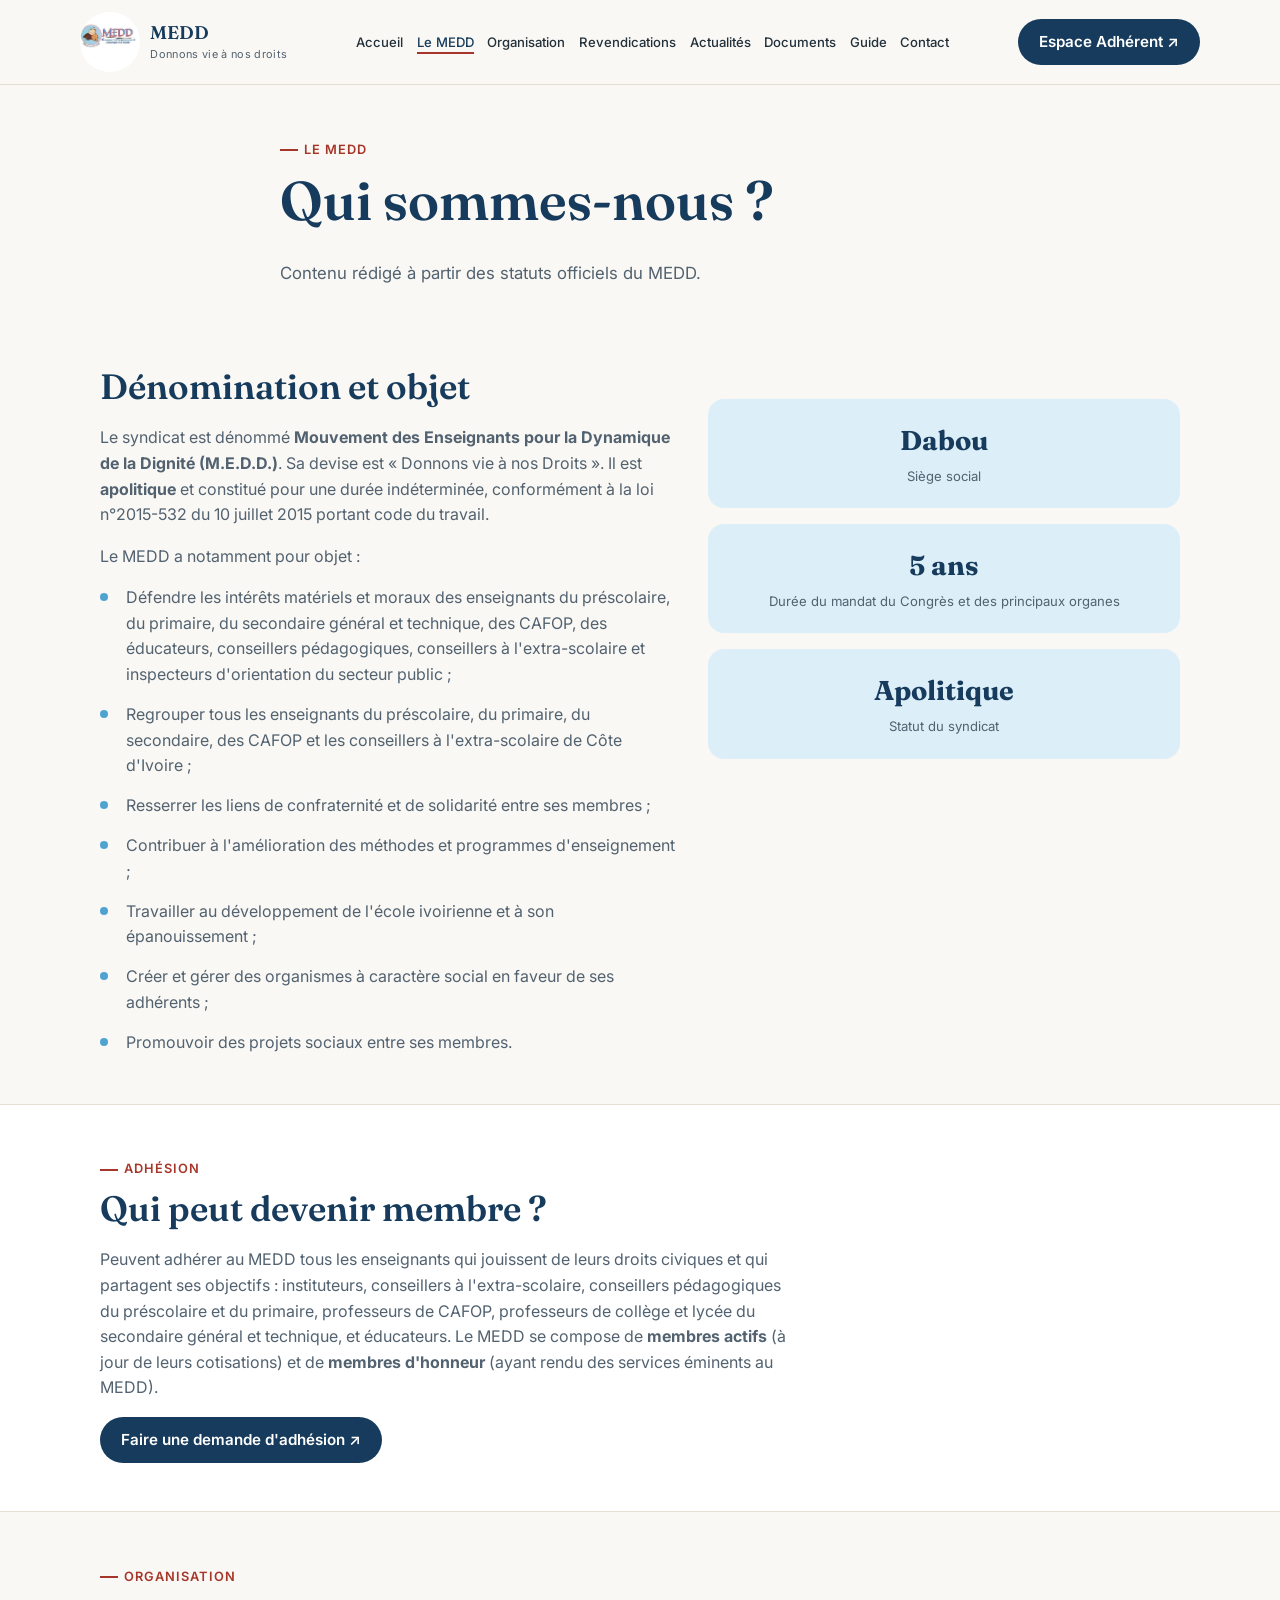
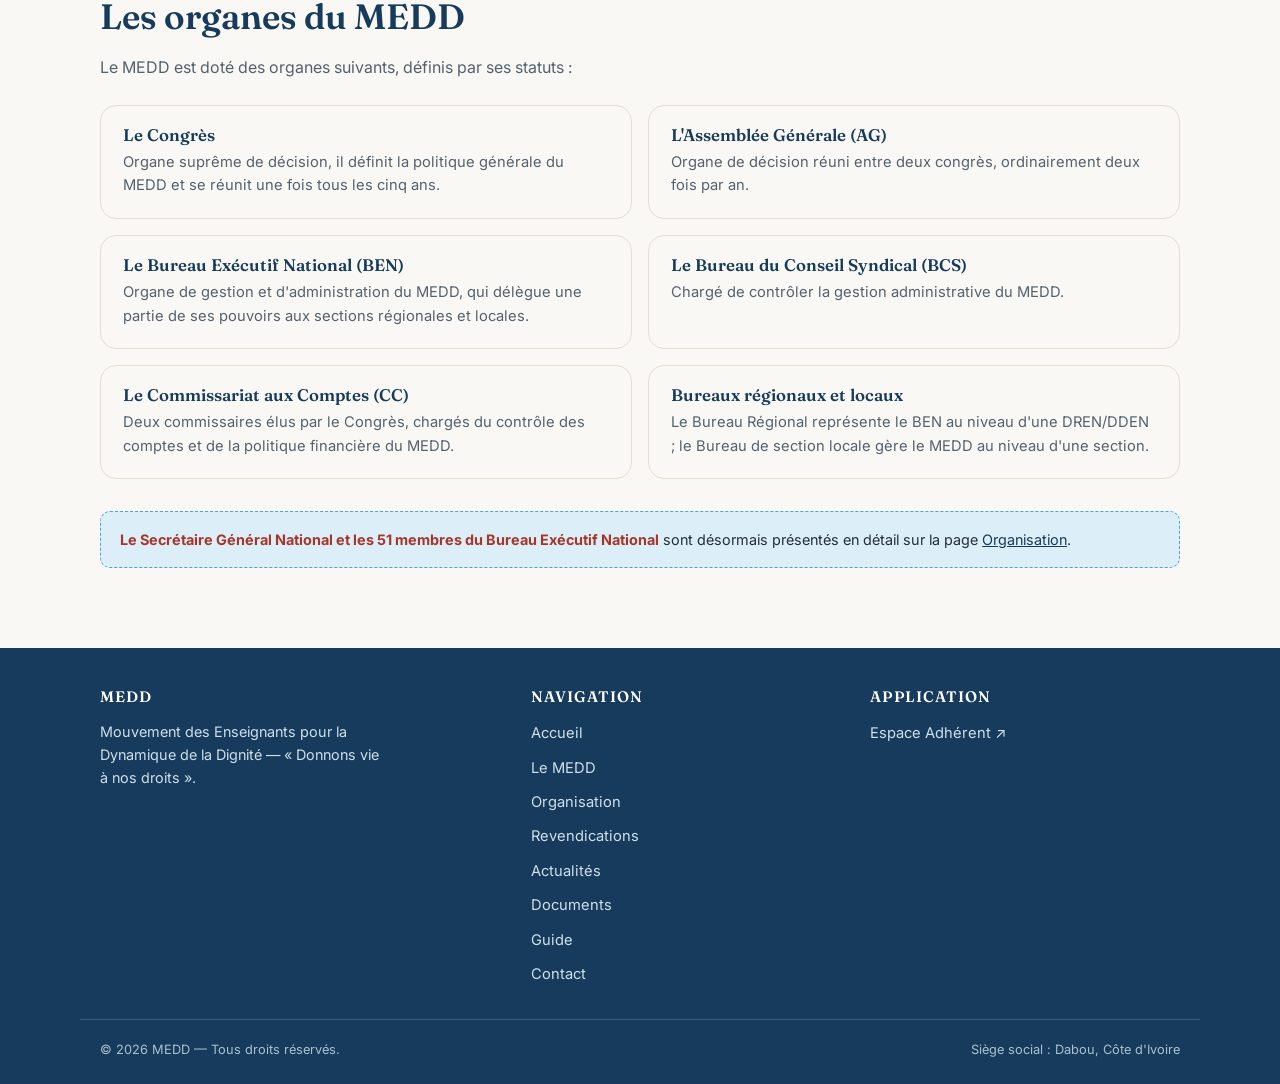
<file: le-medd.html>
<!DOCTYPE html>
<html lang="fr">
<head>
<meta charset="UTF-8">
<meta name="viewport" content="width=device-width, initial-scale=1.0">
<title>Le MEDD — Présentation, missions et organisation | MEDD</title>
<meta name="description" content="Présentation du MEDD : dénomination, missions statutaires, conditions d'adhésion et organisation (Congrès, Assemblée Générale, Bureau Exécutif National).">
<link rel="canonical" href="https://www.medd.ci/le-medd.html">
<meta property="og:type" content="website">
<meta property="og:title" content="Le MEDD — Présentation, missions et organisation">
<meta property="og:description" content="Dénomination, missions statutaires, conditions d'adhésion et organisation du MEDD.">
<meta property="og:image" content="/assets/images/logo-medd.jpg">
<link rel="icon" href="/assets/images/logo-medd.jpg">
<link rel="preconnect" href="https://fonts.googleapis.com">
<link rel="preconnect" href="https://fonts.gstatic.com" crossorigin>
<link href="https://fonts.googleapis.com/css2?family=Fraunces:ital,wght@0,500;0,600;1,500&family=Inter:wght@400;500;600;700&display=swap" rel="stylesheet">
<link rel="stylesheet" href="/assets/css/style.css">
</head>
<body>
<a class="skip-link" href="#main">Aller au contenu principal</a>

<header class="site-header">
  <div class="container nav">
    <a class="brand" href="/index.html">
      <img src="/assets/images/logo-medd.jpg" alt="Logo du MEDD : deux mains jointes surmontées du sigle MEDD">
      <span>
        <span class="brand-name">MEDD</span>
        <span class="brand-tagline">Donnons vie à nos droits</span>
      </span>
    </a>

    <ul class="nav-links" style="display:none;" id="desktop-nav">
      <li><a href="/index.html">Accueil</a></li>
      <li><a href="/le-medd.html" aria-current="page">Le MEDD</a></li>
      <li><a href="/organisation.html">Organisation</a></li>
      <li><a href="/revendications.html">Revendications</a></li>
      <li><a href="/actualites.html">Actualités</a></li>
      <li><a href="/documents.html">Documents</a></li>
        <li><a href="/guide.html">Guide</a></li>
      <li><a href="/contact.html">Contact</a></li>
    </ul>

    <a class="btn btn-primary nav-cta" href="https://app.medd.ci" target="_blank" rel="noopener noreferrer">
      Espace Adhérent ↗
    </a>

    <button class="menu-toggle" aria-label="Ouvrir le menu" aria-expanded="false" aria-controls="mobile-menu">
      <span></span>
    </button>
  </div>

  <nav class="mobile-menu container" id="mobile-menu" aria-label="Menu principal">
    <a href="/index.html">Accueil</a>
    <a href="/le-medd.html" aria-current="page">Le MEDD</a>
    <a href="/organisation.html">Organisation</a>
    <a href="/revendications.html">Revendications</a>
    <a href="/actualites.html">Actualités</a>
    <a href="/documents.html">Documents</a>
    <a href="/guide.html">Guide</a>
    <a href="/contact.html">Contact</a>
    <a class="btn btn-primary" href="https://app.medd.ci" target="_blank" rel="noopener noreferrer">Espace Adhérent ↗</a>
  </nav>
</header>

<main id="main">

  <section style="padding-bottom:1rem;">
    <div class="container" style="max-width:760px;">
      <span class="eyebrow">Le MEDD</span>
      <h1>Qui sommes-nous ?</h1>
      <p class="lead" style="font-size:1.05rem;">
        Contenu rédigé à partir des statuts officiels du MEDD.
      </p>
    </div>
  </section>

  <section>
    <div class="container two-col">
      <div>
        <h2>Dénomination et objet</h2>
        <p>
          Le syndicat est dénommé <strong>Mouvement des Enseignants pour la Dynamique de la
          Dignité (M.E.D.D.)</strong>. Sa devise est « Donnons vie à nos Droits ». Il est
          <strong>apolitique</strong> et constitué pour une durée indéterminée, conformément à
          la loi n°2015-532 du 10 juillet 2015 portant code du travail.
        </p>
        <p>Le MEDD a notamment pour objet :</p>
        <ul class="list-plain">
          <li>Défendre les intérêts matériels et moraux des enseignants du préscolaire, du primaire, du secondaire général et technique, des CAFOP, des éducateurs, conseillers pédagogiques, conseillers à l'extra-scolaire et inspecteurs d'orientation du secteur public ;</li>
          <li>Regrouper tous les enseignants du préscolaire, du primaire, du secondaire, des CAFOP et les conseillers à l'extra-scolaire de Côte d'Ivoire ;</li>
          <li>Resserrer les liens de confraternité et de solidarité entre ses membres ;</li>
          <li>Contribuer à l'amélioration des méthodes et programmes d'enseignement ;</li>
          <li>Travailler au développement de l'école ivoirienne et à son épanouissement ;</li>
          <li>Créer et gérer des organismes à caractère social en faveur de ses adhérents ;</li>
          <li>Promouvoir des projets sociaux entre ses membres.</li>
        </ul>
      </div>
      <div>
        <div class="stat-row" style="grid-template-columns:1fr;">
          <div class="stat">
            <strong>Dabou</strong>
            <span>Siège social</span>
          </div>
          <div class="stat">
            <strong>5 ans</strong>
            <span>Durée du mandat du Congrès et des principaux organes</span>
          </div>
          <div class="stat">
            <strong>Apolitique</strong>
            <span>Statut du syndicat</span>
          </div>
        </div>
      </div>
    </div>
  </section>

  <section class="section-alt">
    <div class="container">
      <span class="eyebrow">Adhésion</span>
      <h2>Qui peut devenir membre ?</h2>
      <p style="max-width:70ch;">
        Peuvent adhérer au MEDD tous les enseignants qui jouissent de leurs droits civiques et
        qui partagent ses objectifs : instituteurs, conseillers à l'extra-scolaire, conseillers
        pédagogiques du préscolaire et du primaire, professeurs de CAFOP, professeurs de collège
        et lycée du secondaire général et technique, et éducateurs. Le MEDD se compose de
        <strong>membres actifs</strong> (à jour de leurs cotisations) et de <strong>membres
        d'honneur</strong> (ayant rendu des services éminents au MEDD).
      </p>
      <a class="btn btn-primary" href="https://app.medd.ci" target="_blank" rel="noopener noreferrer">Faire une demande d'adhésion ↗</a>
    </div>
  </section>

  <section>
    <div class="container">
      <span class="eyebrow">Organisation</span>
      <h2>Les organes du MEDD</h2>
      <p style="max-width:70ch;">Le MEDD est doté des organes suivants, définis par ses statuts :</p>
      <div class="org-grid">
        <div class="org-card">
          <h3>Le Congrès</h3>
          <p>Organe suprême de décision, il définit la politique générale du MEDD et se réunit une fois tous les cinq ans.</p>
        </div>
        <div class="org-card">
          <h3>L'Assemblée Générale (AG)</h3>
          <p>Organe de décision réuni entre deux congrès, ordinairement deux fois par an.</p>
        </div>
        <div class="org-card">
          <h3>Le Bureau Exécutif National (BEN)</h3>
          <p>Organe de gestion et d'administration du MEDD, qui délègue une partie de ses pouvoirs aux sections régionales et locales.</p>
        </div>
        <div class="org-card">
          <h3>Le Bureau du Conseil Syndical (BCS)</h3>
          <p>Chargé de contrôler la gestion administrative du MEDD.</p>
        </div>
        <div class="org-card">
          <h3>Le Commissariat aux Comptes (CC)</h3>
          <p>Deux commissaires élus par le Congrès, chargés du contrôle des comptes et de la politique financière du MEDD.</p>
        </div>
        <div class="org-card">
          <h3>Bureaux régionaux et locaux</h3>
          <p>Le Bureau Régional représente le BEN au niveau d'une DREN/DDEN ; le Bureau de section locale gère le MEDD au niveau d'une section.</p>
        </div>
      </div>
      <div class="notice" style="margin-top:2rem; border-color: var(--color-sky); background:var(--color-sky-soft);">
        <strong>Le Secrétaire Général National et les 51 membres du Bureau Exécutif National</strong>
        sont désormais présentés en détail sur la page
        <a href="/organisation.html">Organisation</a>.
      </div>
    </div>
  </section>

</main>

<footer class="site-footer">
  <div class="container footer-grid">
    <div>
      <h3>MEDD</h3>
      <p style="color:#cfe0ea; font-size:0.9rem; max-width:32ch;">
        Mouvement des Enseignants pour la Dynamique de la Dignité — « Donnons vie à nos droits ».
      </p>
    </div>
    <div>
      <h3>Navigation</h3>
      <ul class="footer-links">
        <li><a href="/index.html">Accueil</a></li>
        <li><a href="/le-medd.html">Le MEDD</a></li>
        <li><a href="/organisation.html">Organisation</a></li>
        <li><a href="/revendications.html">Revendications</a></li>
        <li><a href="/actualites.html">Actualités</a></li>
        <li><a href="/documents.html">Documents</a></li>
        <li><a href="/guide.html">Guide</a></li>
        <li><a href="/contact.html">Contact</a></li>
      </ul>
    </div>
    <div>
      <h3>Application</h3>
      <ul class="footer-links">
        <li><a href="https://app.medd.ci" target="_blank" rel="noopener noreferrer">Espace Adhérent ↗</a></li>
      </ul>
    </div>
  </div>
  <div class="container footer-bottom">
    <span>© <span id="year"></span> MEDD — Tous droits réservés.</span>
    <span>Siège social : Dabou, Côte d'Ivoire</span>
  </div>
</footer>

<script>document.getElementById('year').textContent = new Date().getFullYear();</script>
<script src="/assets/js/main.js"></script>
<style>@media (min-width:860px){#desktop-nav{display:flex !important;}}</style>
</body>
</html>
</file>
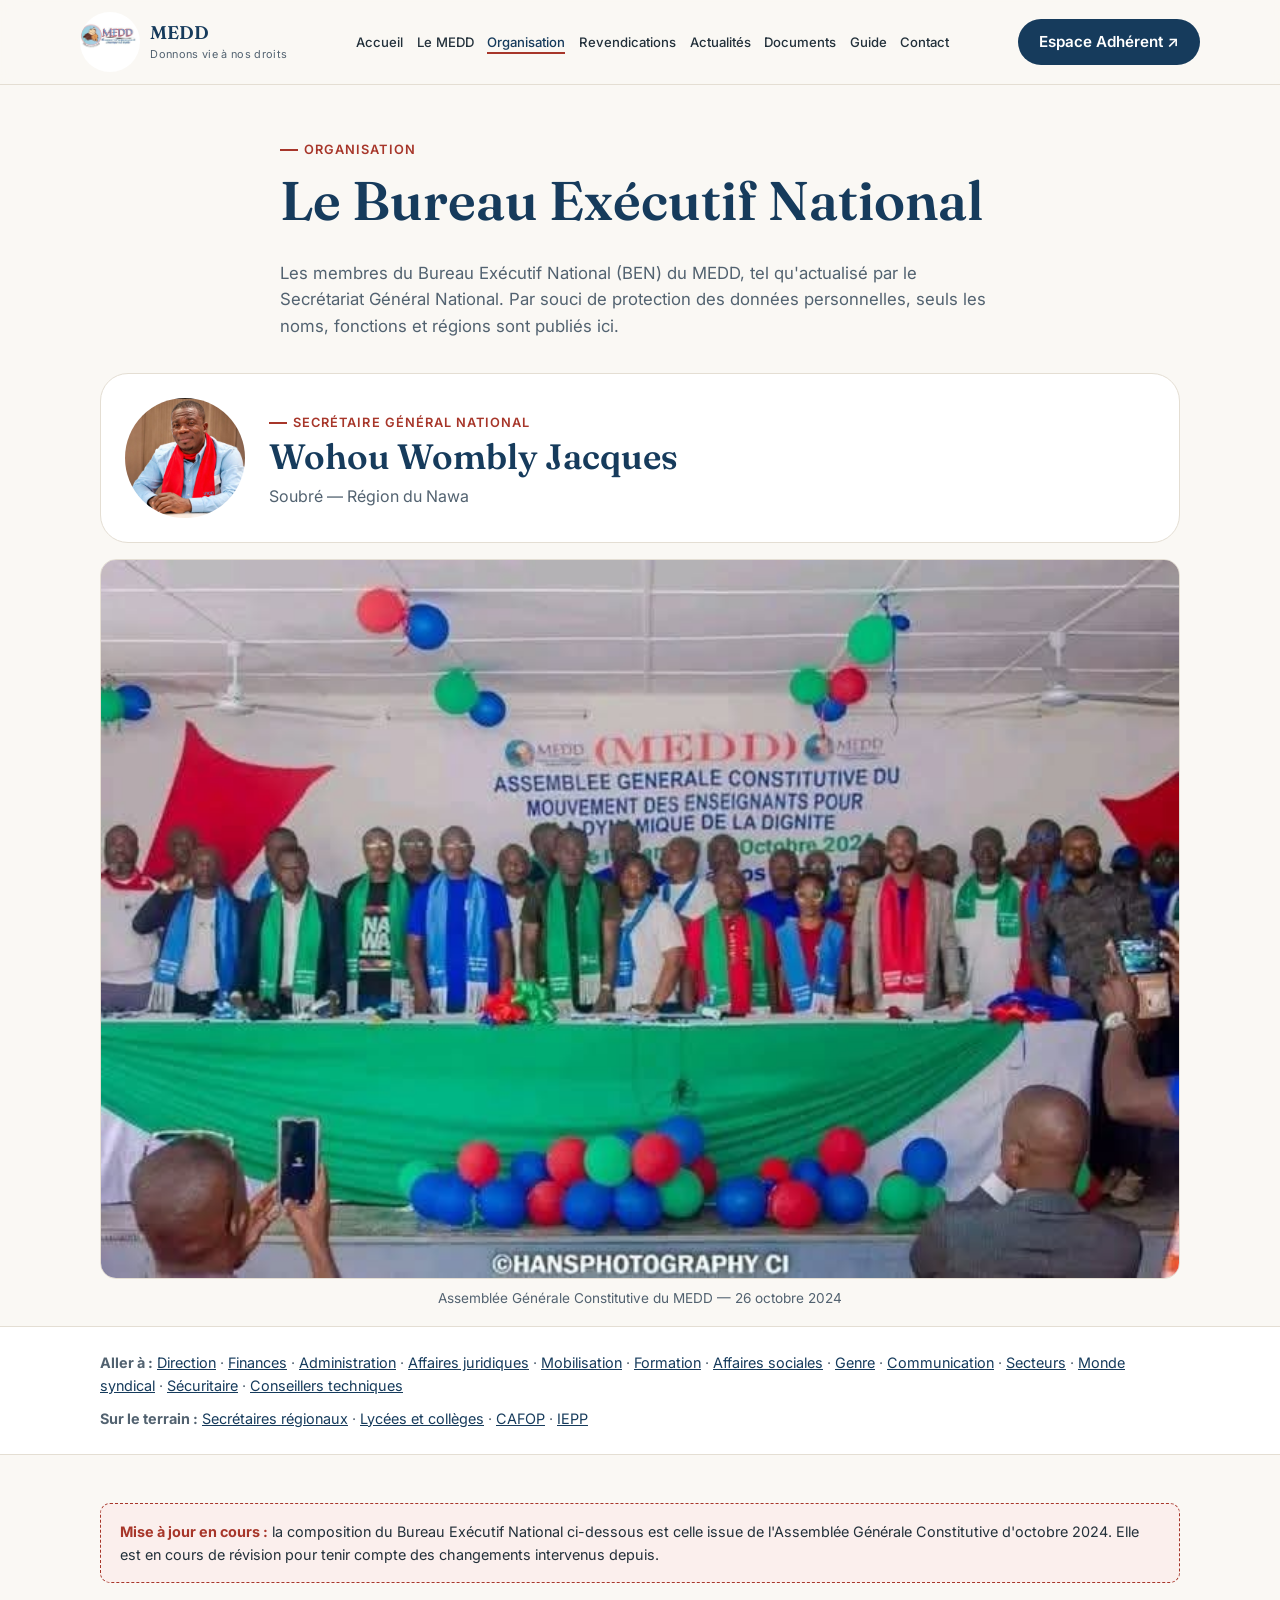
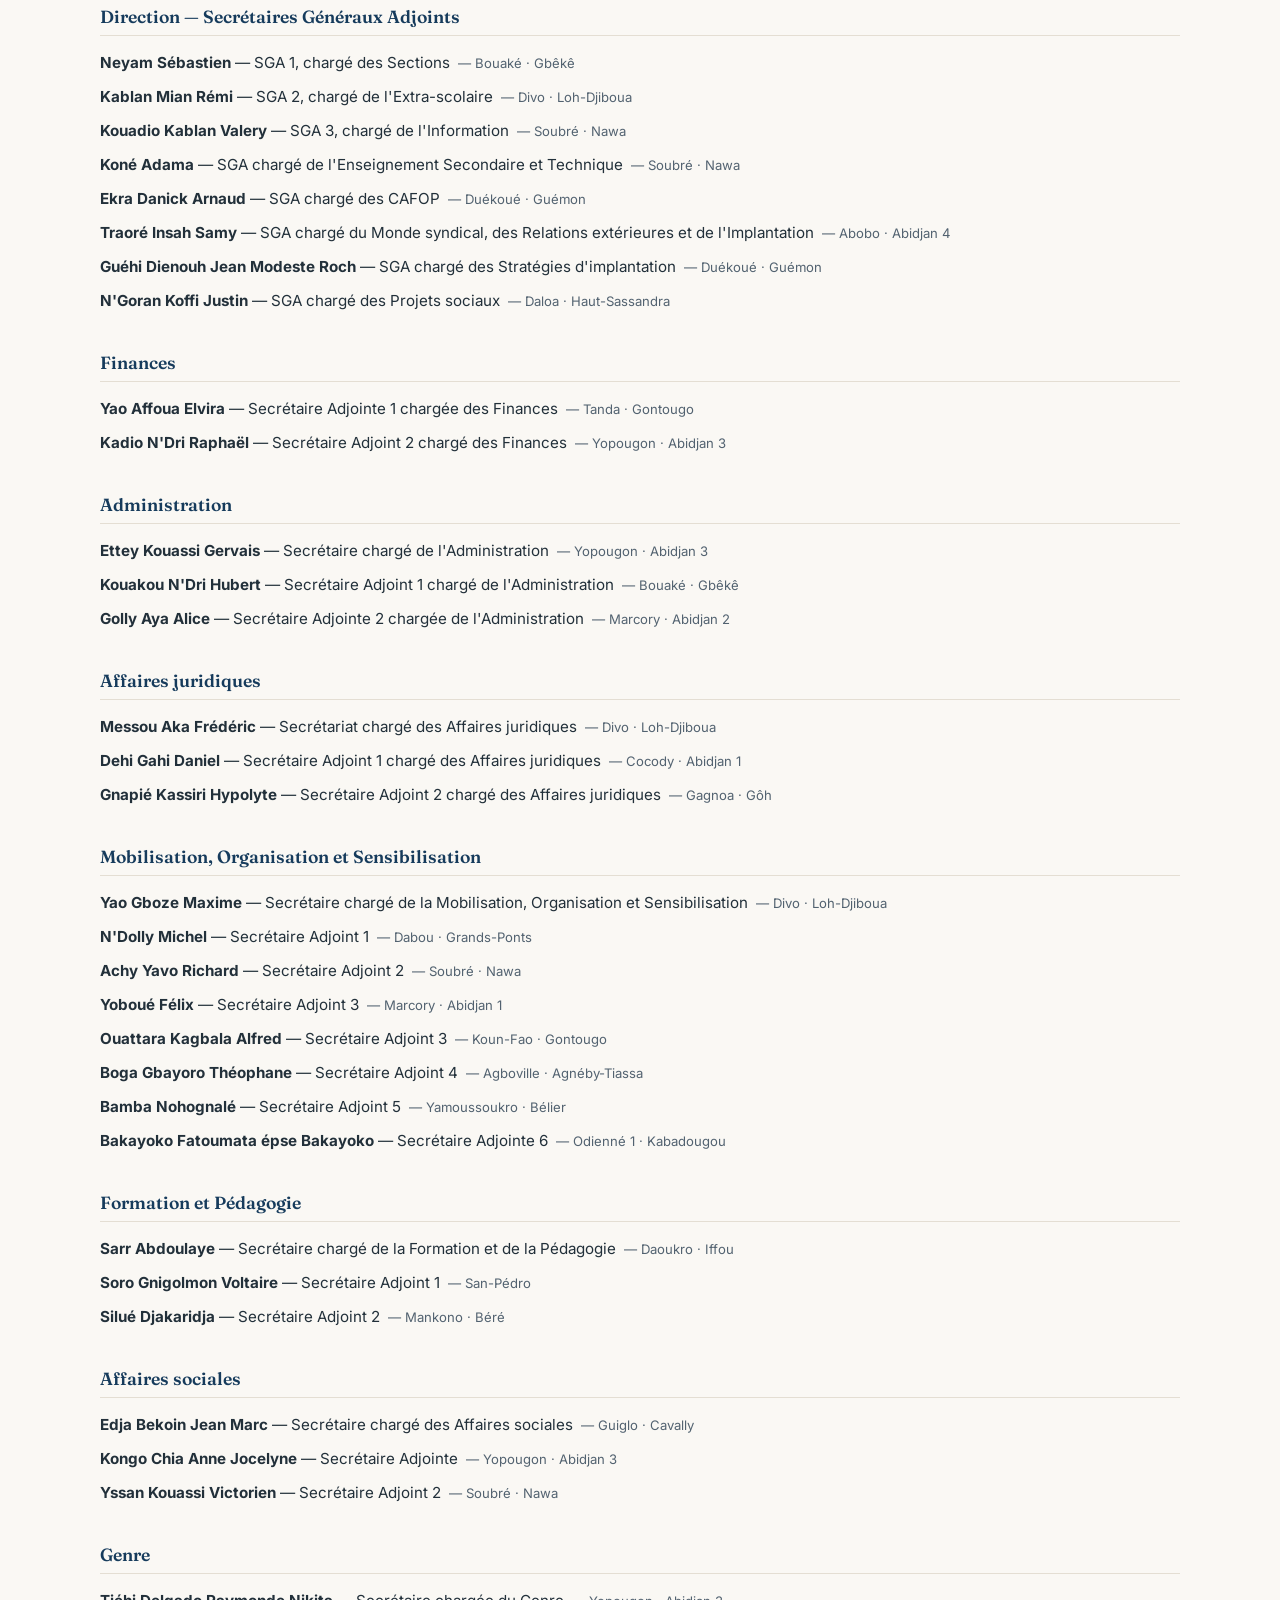
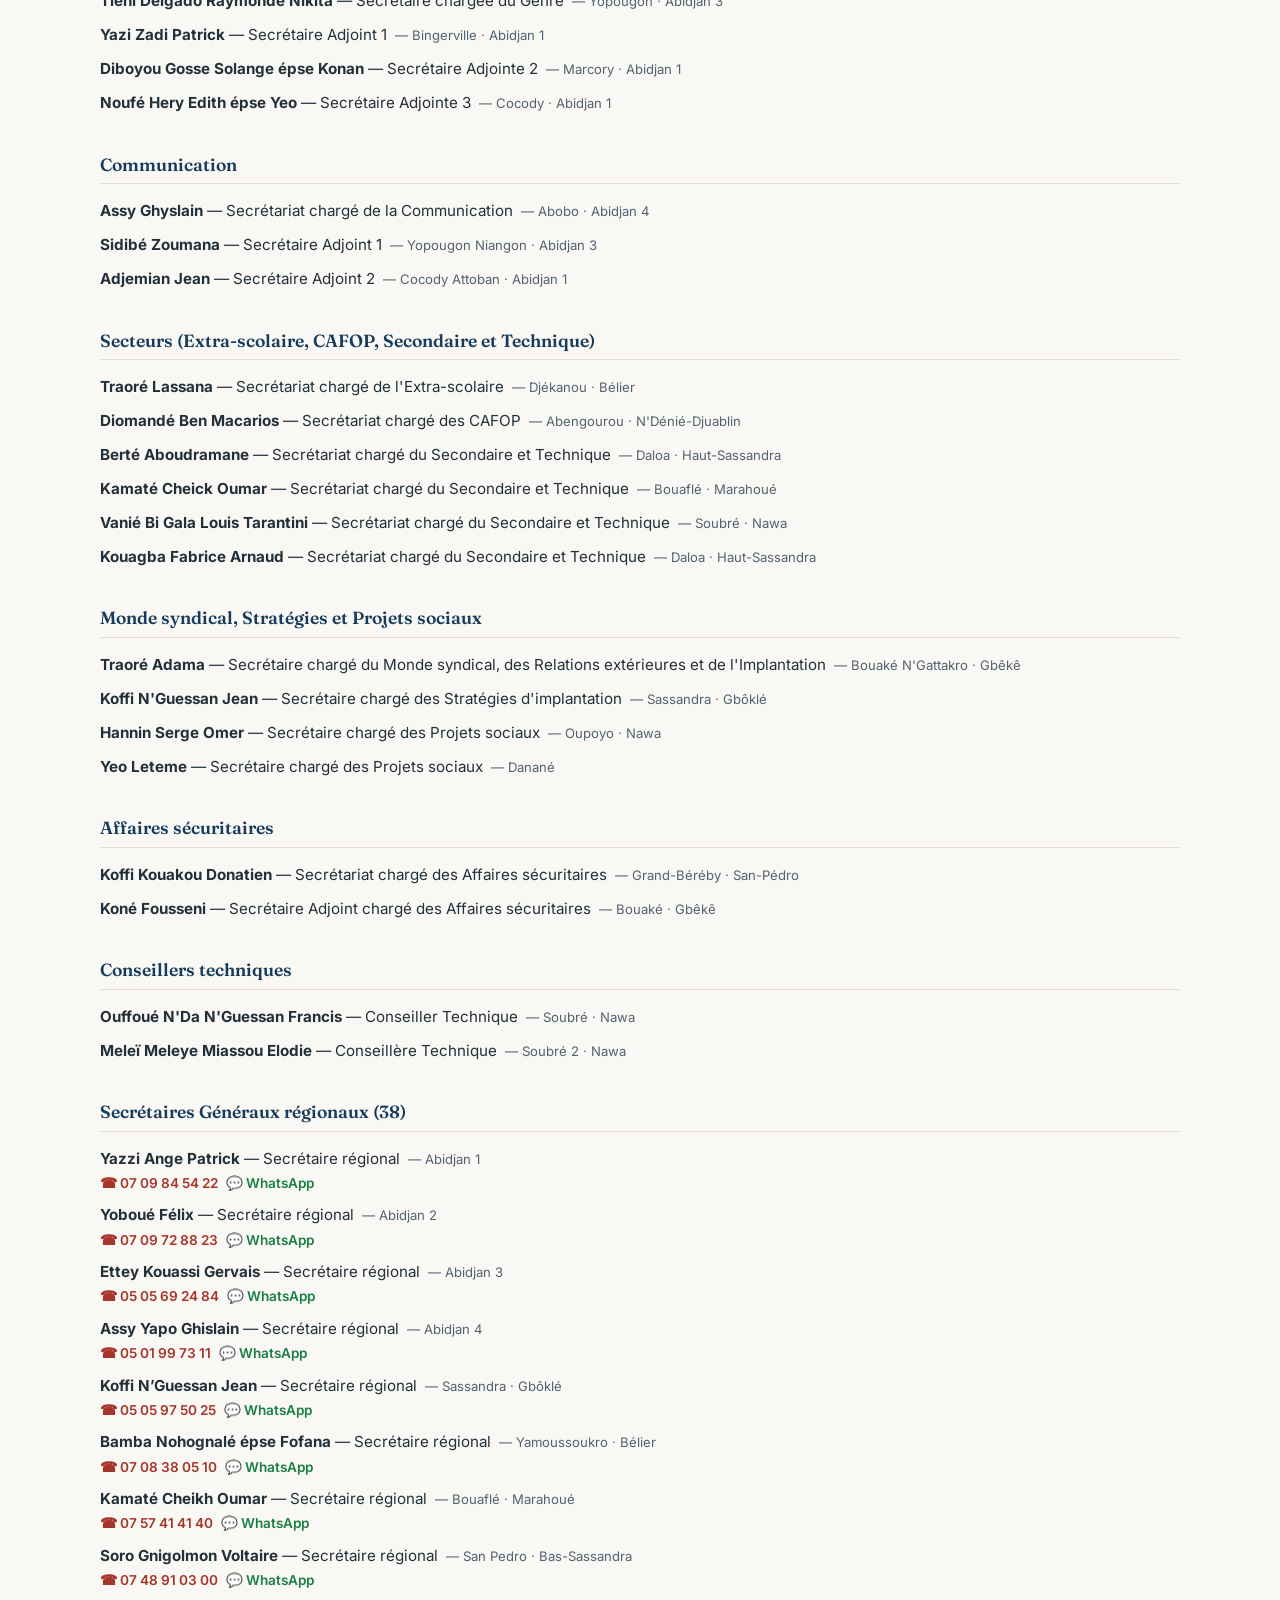
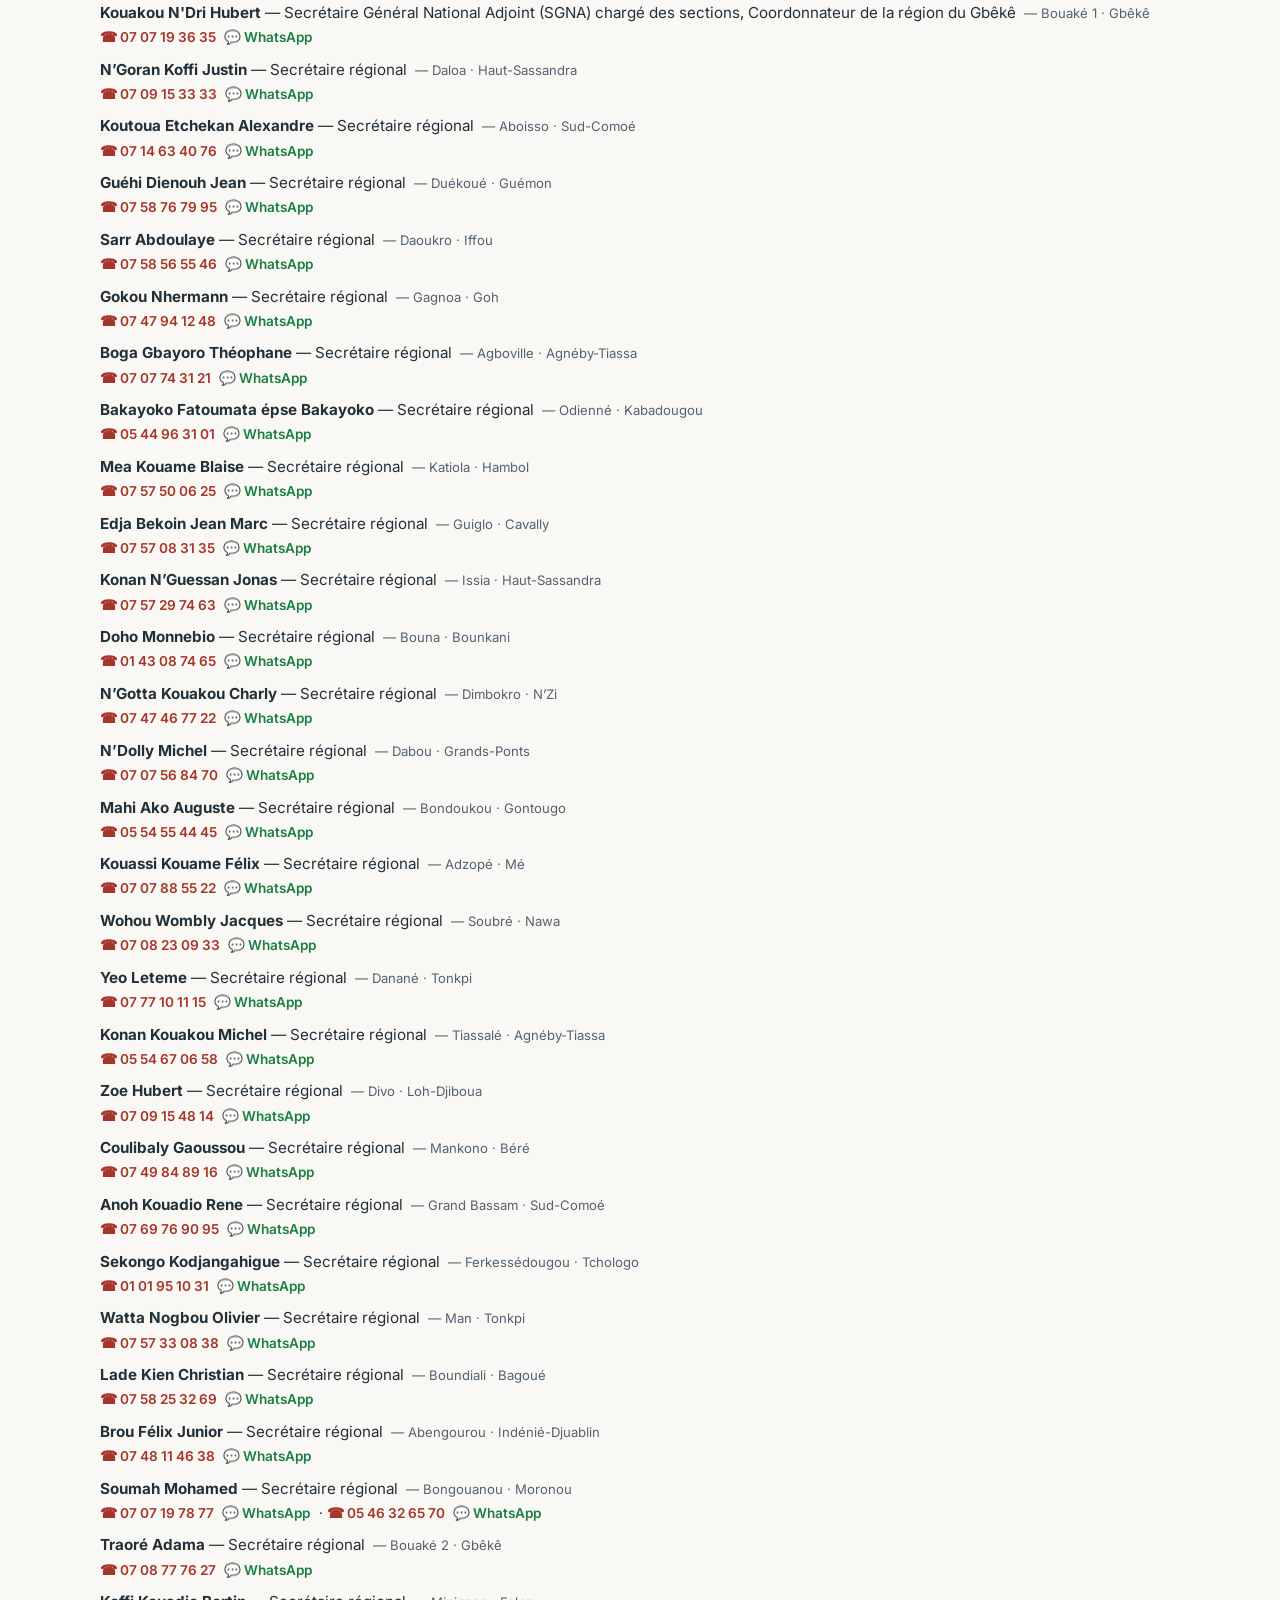
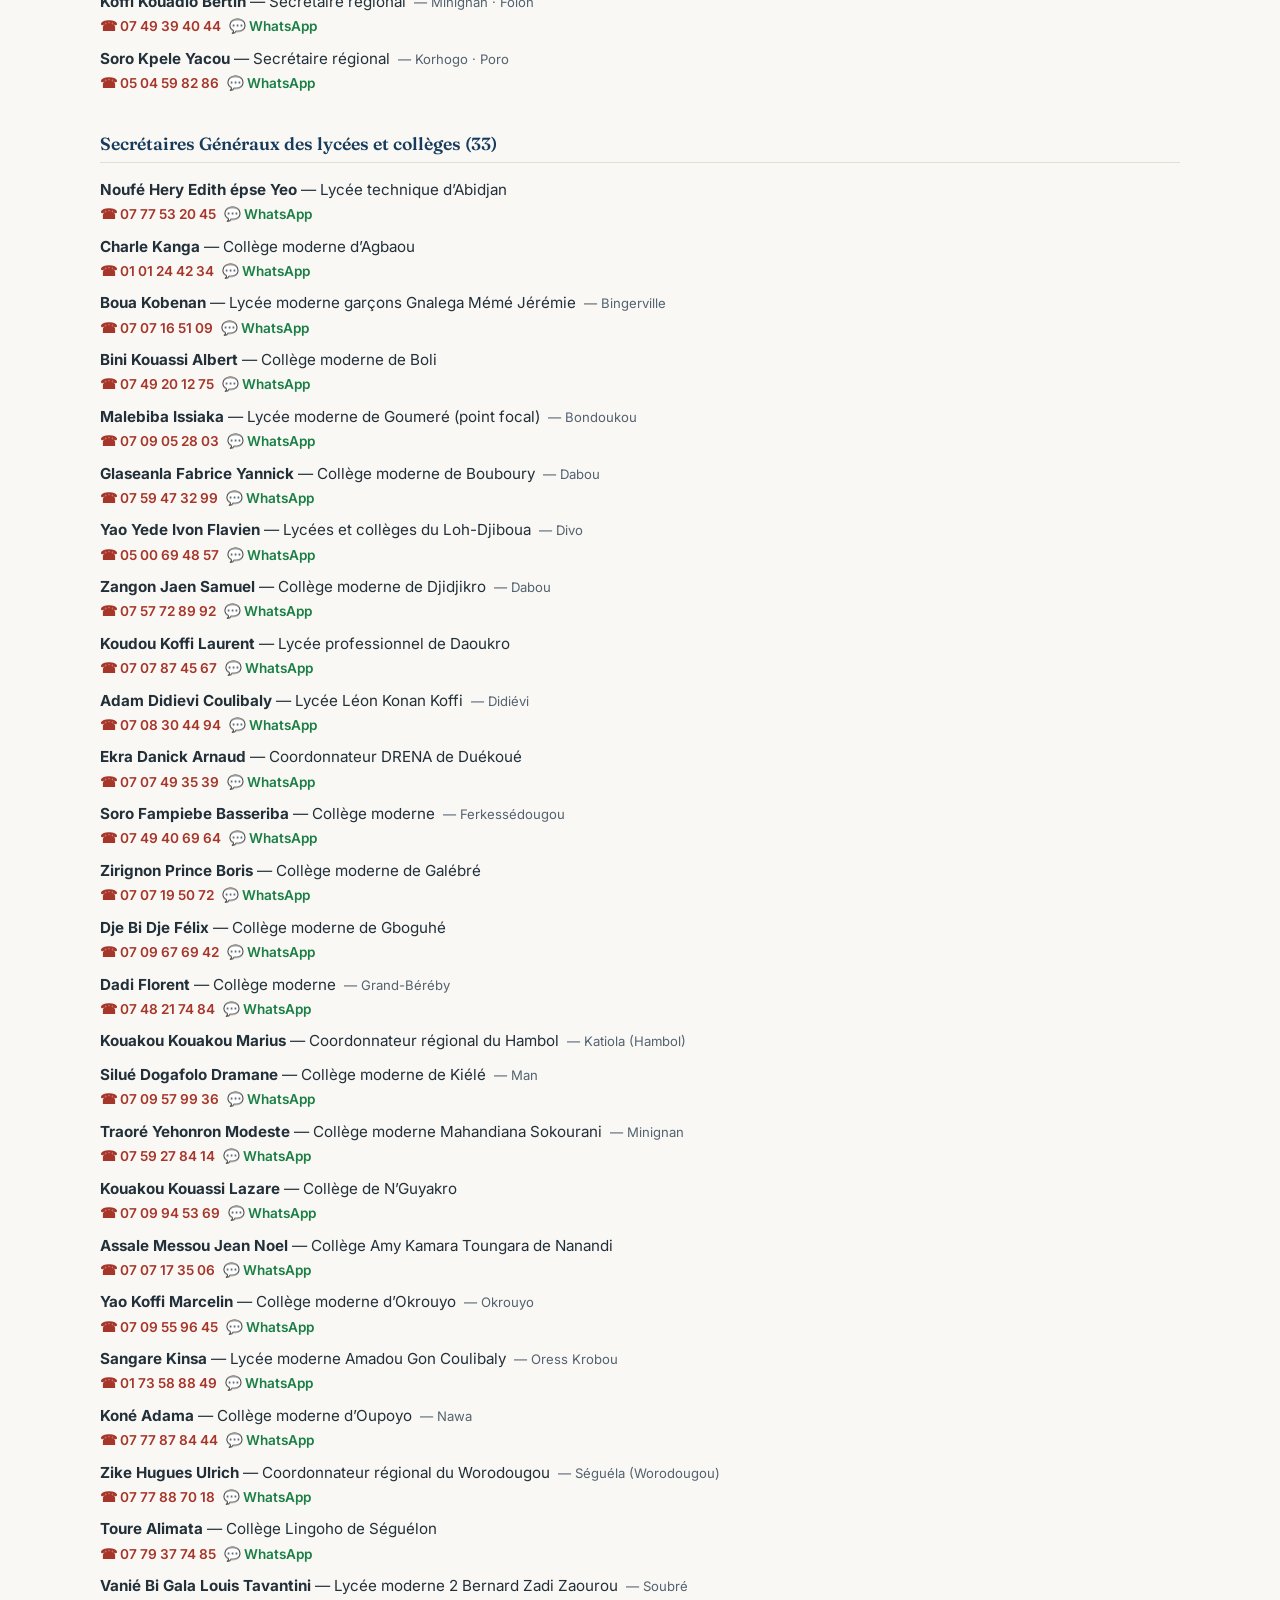
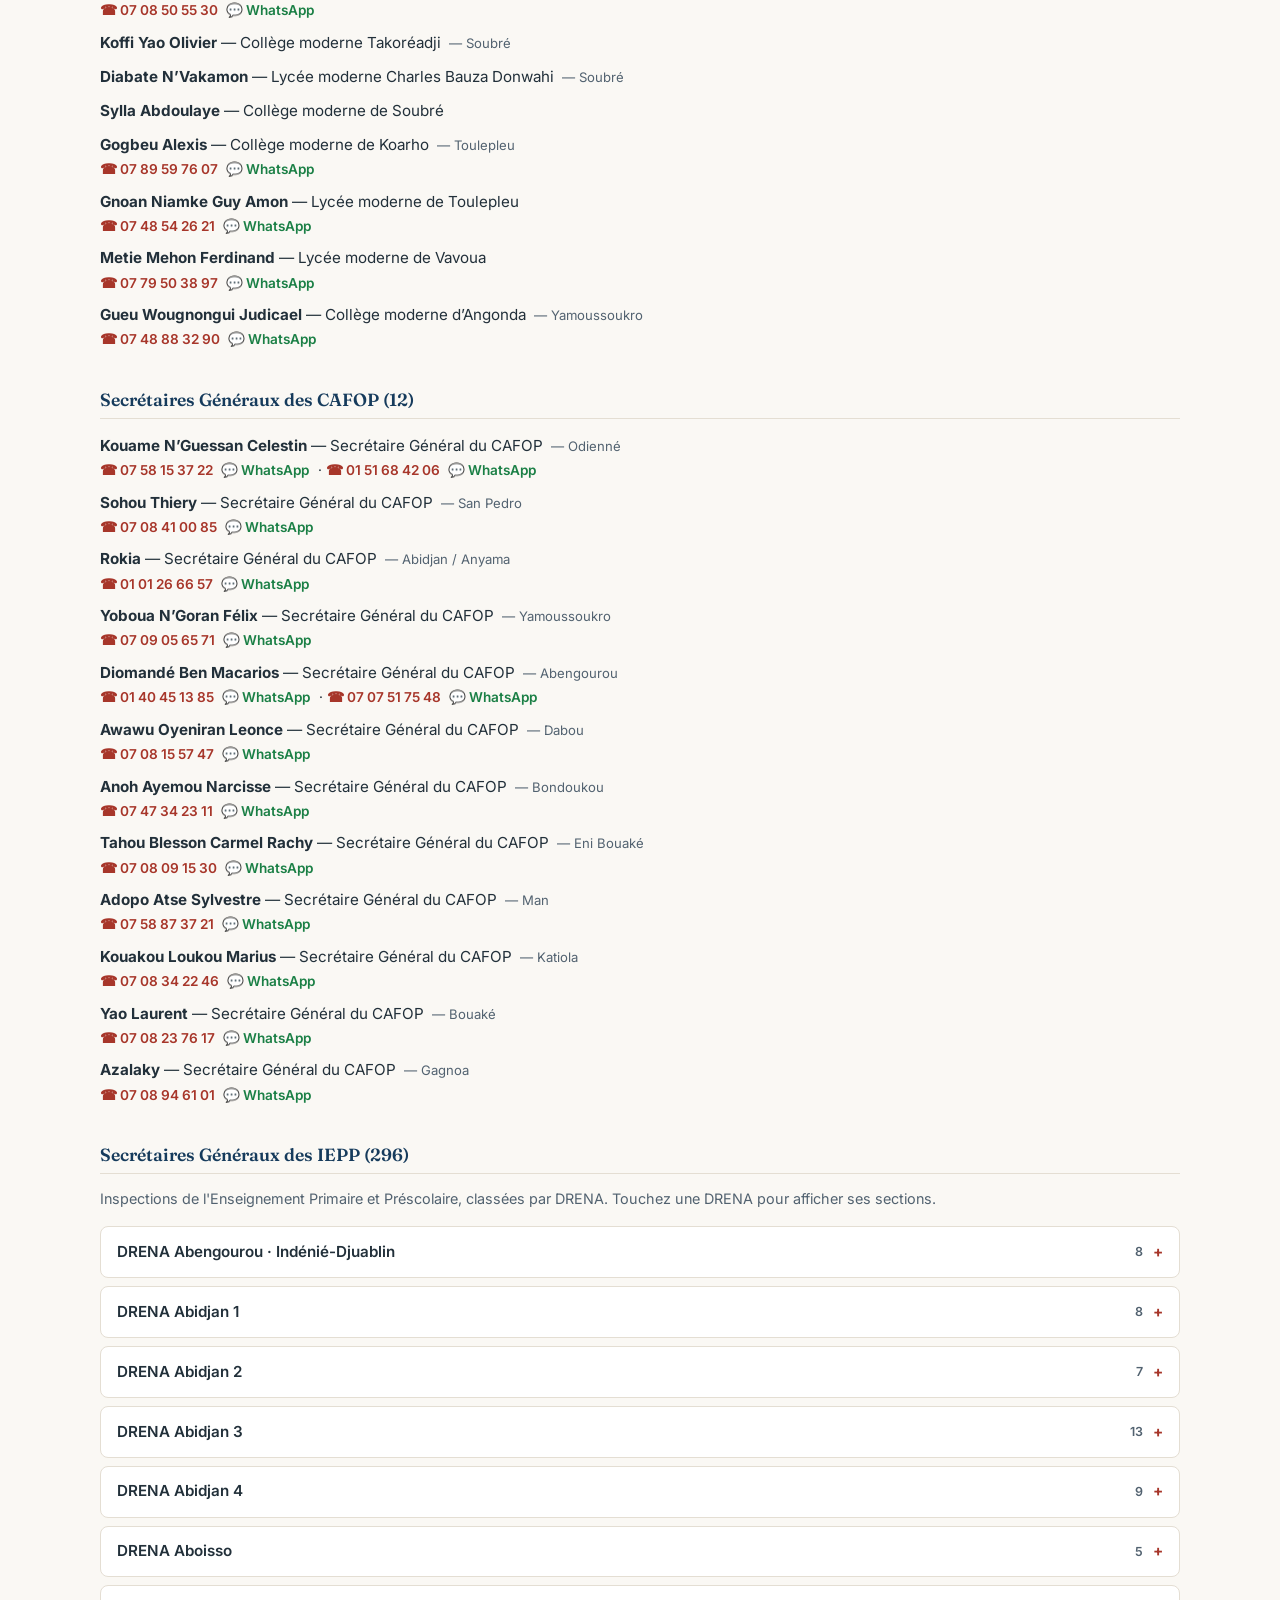
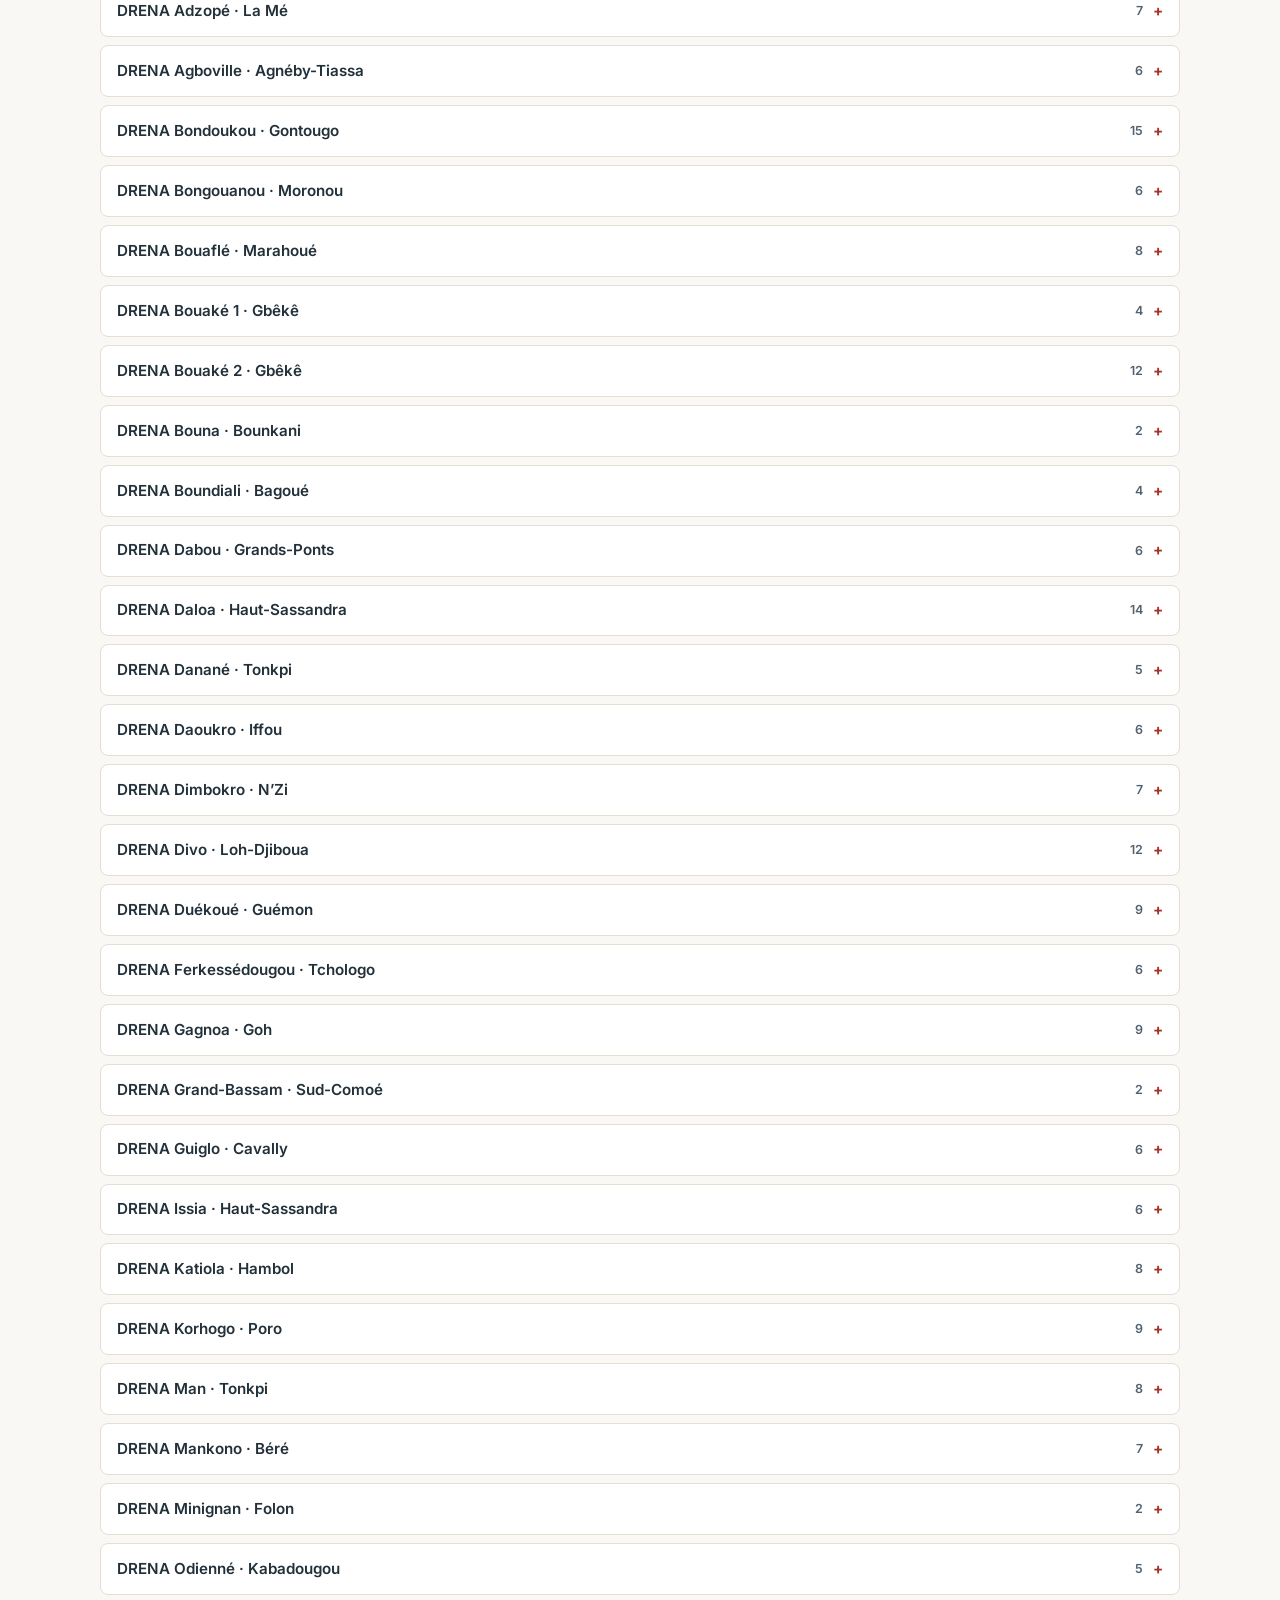
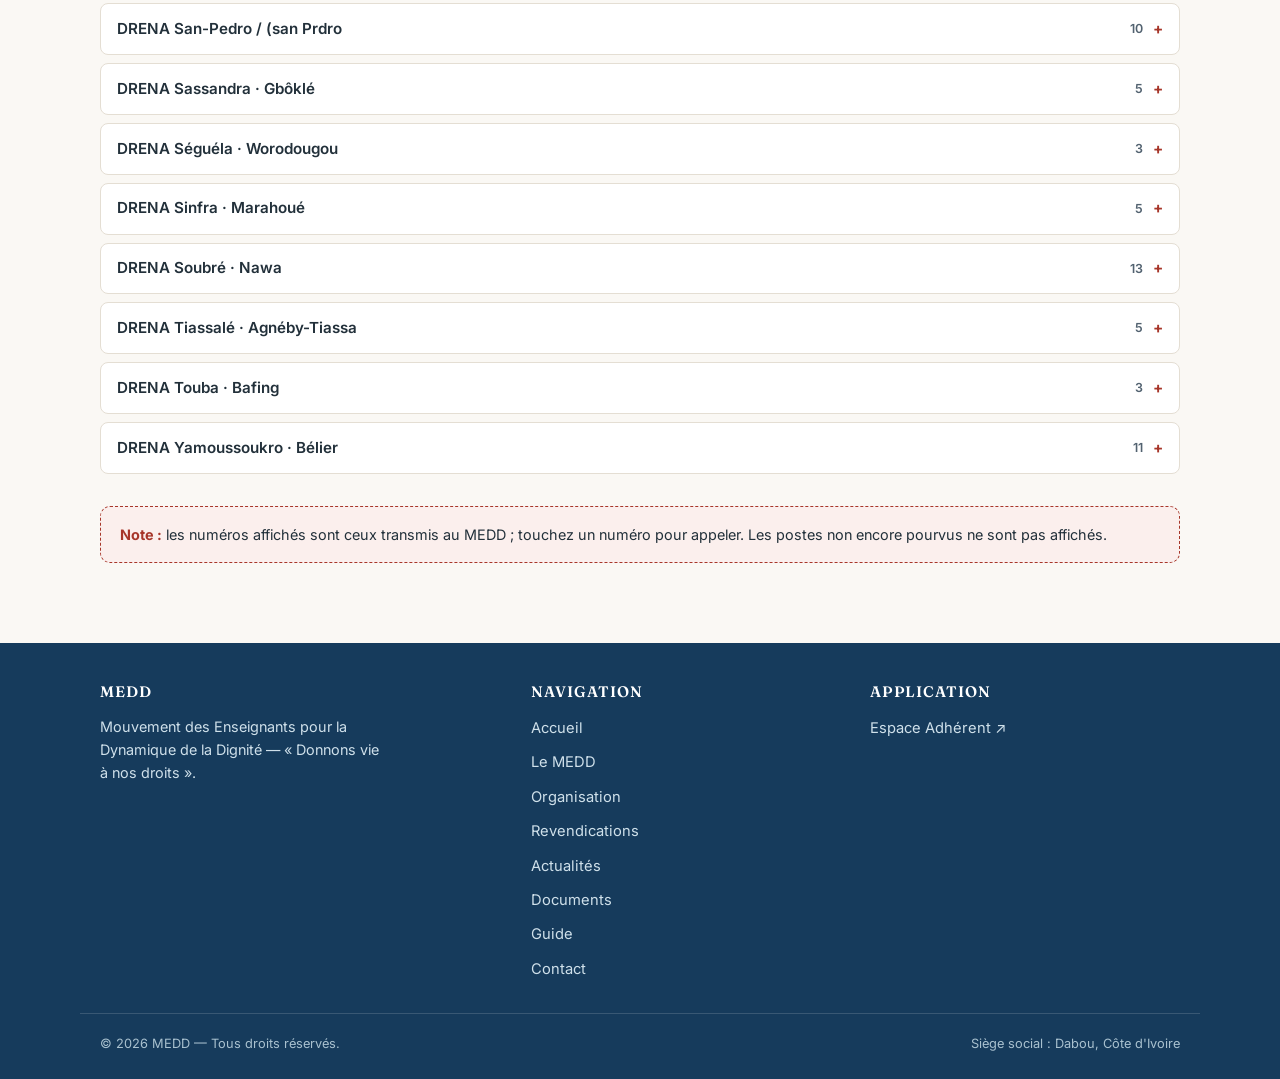
<file: organisation.html>
<!DOCTYPE html>
<html lang="fr">
<head>
<meta charset="UTF-8">
<meta name="viewport" content="width=device-width, initial-scale=1.0">
<title>Organisation — Bureau Exécutif National | MEDD</title>
<meta name="description" content="Organisation du MEDD : Secrétaire Général National et membres du Bureau Exécutif National (BEN).">
<link rel="canonical" href="https://www.medd.ci/organisation.html">
<meta property="og:type" content="website">
<meta property="og:title" content="Organisation — Bureau Exécutif National du MEDD">
<meta property="og:description" content="Le Secrétaire Général National et les membres du Bureau Exécutif National (BEN) du MEDD.">
<meta property="og:image" content="/assets/images/logo-medd.jpg">
<link rel="icon" href="/assets/images/logo-medd.jpg">
<link rel="preconnect" href="https://fonts.googleapis.com">
<link rel="preconnect" href="https://fonts.gstatic.com" crossorigin>
<link href="https://fonts.googleapis.com/css2?family=Fraunces:ital,wght@0,500;0,600;1,500&family=Inter:wght@400;500;600;700&display=swap" rel="stylesheet">
<link rel="stylesheet" href="/assets/css/style.css">
</head>
<body>
<a class="skip-link" href="#main">Aller au contenu principal</a>

<header class="site-header">
  <div class="container nav">
    <a class="brand" href="/index.html">
      <img src="/assets/images/logo-medd.jpg" alt="Logo du MEDD : deux mains jointes surmontées du sigle MEDD">
      <span>
        <span class="brand-name">MEDD</span>
        <span class="brand-tagline">Donnons vie à nos droits</span>
      </span>
    </a>

    <ul class="nav-links" style="display:none;" id="desktop-nav">
      <li><a href="/index.html">Accueil</a></li>
      <li><a href="/le-medd.html">Le MEDD</a></li>
      <li><a href="/organisation.html" aria-current="page">Organisation</a></li>
      <li><a href="/revendications.html">Revendications</a></li>
      <li><a href="/actualites.html">Actualités</a></li>
      <li><a href="/documents.html">Documents</a></li>
        <li><a href="/guide.html">Guide</a></li>
      <li><a href="/contact.html">Contact</a></li>
    </ul>

    <a class="btn btn-primary nav-cta" href="https://app.medd.ci" target="_blank" rel="noopener noreferrer">
      Espace Adhérent ↗
    </a>

    <button class="menu-toggle" aria-label="Ouvrir le menu" aria-expanded="false" aria-controls="mobile-menu">
      <span></span>
    </button>
  </div>

  <nav class="mobile-menu container" id="mobile-menu" aria-label="Menu principal">
    <a href="/index.html">Accueil</a>
    <a href="/le-medd.html">Le MEDD</a>
    <a href="/organisation.html" aria-current="page">Organisation</a>
    <a href="/revendications.html">Revendications</a>
    <a href="/actualites.html">Actualités</a>
    <a href="/documents.html">Documents</a>
    <a href="/guide.html">Guide</a>
    <a href="/contact.html">Contact</a>
    <a class="btn btn-primary" href="https://app.medd.ci" target="_blank" rel="noopener noreferrer">Espace Adhérent ↗</a>
  </nav>
</header>

<main id="main">

  <section style="padding-bottom:1rem;">
    <div class="container" style="max-width:760px;">
      <span class="eyebrow">Organisation</span>
      <h1>Le Bureau Exécutif National</h1>
      <p class="lead" style="font-size:1.05rem;">
        Les membres du Bureau Exécutif National (BEN) du MEDD, tel qu'actualisé par le
        Secrétariat Général National. Par souci de protection des données personnelles,
        seuls les noms, fonctions et régions sont publiés ici.
      </p>
    </div>
  </section>

  <section style="padding-top:0; padding-bottom:1rem;">
    <div class="container">
      <div class="sg-card">
        <img src="/assets/images/sg-wohou-wombly-jacques.jpg" alt="Portrait de Wohou Wombly Jacques, Secrétaire Général National du MEDD">
        <div>
          <span class="eyebrow" style="margin-bottom:0.3em;">Secrétaire Général National</span>
          <h2 style="margin-bottom:0.2em;">Wohou Wombly Jacques</h2>
          <p style="margin:0;">Soubré — Région du Nawa</p>
        </div>
      </div>
    </div>
  </section>

  <section style="padding-top:0; padding-bottom:1rem;">
    <div class="container">
      <figure class="org-group-photo">
        <img src="/assets/images/ben-ag-constitutive-2024.jpg" alt="Membres du Bureau Exécutif National du MEDD lors de l'Assemblée Générale Constitutive">
        <figcaption>Assemblée Générale Constitutive du MEDD — 26 octobre 2024</figcaption>
      </figure>
    </div>
  </section>

  <section class="section-alt" style="padding-top:1.5rem; padding-bottom:1.5rem;">
    <div class="container">
      <p style="margin:0; font-size:0.9rem;"><strong>Aller à :</strong>
        <a href="#direction">Direction</a> ·
        <a href="#finances">Finances</a> ·
        <a href="#administration">Administration</a> ·
        <a href="#juridique">Affaires juridiques</a> ·
        <a href="#mobilisation">Mobilisation</a> ·
        <a href="#formation">Formation</a> ·
        <a href="#social">Affaires sociales</a> ·
        <a href="#genre">Genre</a> ·
        <a href="#communication">Communication</a> ·
        <a href="#secteurs">Secteurs</a> ·
        <a href="#syndical">Monde syndical</a> ·
        <a href="#securitaire">Sécuritaire</a> ·
        <a href="#technique">Conseillers techniques</a>
      </p>
      <p style="margin:0.6rem 0 0; font-size:0.9rem;"><strong>Sur le terrain :</strong>
        <a href="#regionaux">Secrétaires régionaux</a> ·
        <a href="#lycees">Lycées et collèges</a> ·
        <a href="#cafop">CAFOP</a> ·
        <a href="#iepp">IEPP</a>
      </p>
    </div>
  </section>

  <section>
    <div class="container">

      <div class="notice" style="margin-bottom:1.5rem;">
        <strong>Mise à jour en cours :</strong> la composition du Bureau Exécutif National ci-dessous
        est celle issue de l'Assemblée Générale Constitutive d'octobre 2024. Elle est en cours de révision
        pour tenir compte des changements intervenus depuis.
      </div>

      <h2 id="direction" class="roster-title">Direction — Secrétaires Généraux Adjoints</h2>
      <ul class="roster-list">
        <li><strong>Neyam Sébastien</strong> — SGA 1, chargé des Sections <span class="roster-region">Bouaké · Gbêkê</span></li>
        <li><strong>Kablan Mian Rémi</strong> — SGA 2, chargé de l'Extra-scolaire <span class="roster-region">Divo · Loh-Djiboua</span></li>
        <li><strong>Kouadio Kablan Valery</strong> — SGA 3, chargé de l'Information <span class="roster-region">Soubré · Nawa</span></li>
        <li><strong>Koné Adama</strong> — SGA chargé de l'Enseignement Secondaire et Technique <span class="roster-region">Soubré · Nawa</span></li>
        <li><strong>Ekra Danick Arnaud</strong> — SGA chargé des CAFOP <span class="roster-region">Duékoué · Guémon</span></li>
        <li><strong>Traoré Insah Samy</strong> — SGA chargé du Monde syndical, des Relations extérieures et de l'Implantation <span class="roster-region">Abobo · Abidjan 4</span></li>
        <li><strong>Guéhi Dienouh Jean Modeste Roch</strong> — SGA chargé des Stratégies d'implantation <span class="roster-region">Duékoué · Guémon</span></li>
        <li><strong>N'Goran Koffi Justin</strong> — SGA chargé des Projets sociaux <span class="roster-region">Daloa · Haut-Sassandra</span></li>
      </ul>

      <h2 id="finances" class="roster-title">Finances</h2>
      <ul class="roster-list">
        <li><strong>Yao Affoua Elvira</strong> — Secrétaire Adjointe 1 chargée des Finances <span class="roster-region">Tanda · Gontougo</span></li>
        <li><strong>Kadio N'Dri Raphaël</strong> — Secrétaire Adjoint 2 chargé des Finances <span class="roster-region">Yopougon · Abidjan 3</span></li>
      </ul>

      <h2 id="administration" class="roster-title">Administration</h2>
      <ul class="roster-list">
        <li><strong>Ettey Kouassi Gervais</strong> — Secrétaire chargé de l'Administration <span class="roster-region">Yopougon · Abidjan 3</span></li>
        <li><strong>Kouakou N'Dri Hubert</strong> — Secrétaire Adjoint 1 chargé de l'Administration <span class="roster-region">Bouaké · Gbêkê</span></li>
        <li><strong>Golly Aya Alice</strong> — Secrétaire Adjointe 2 chargée de l'Administration <span class="roster-region">Marcory · Abidjan 2</span></li>
      </ul>

      <h2 id="juridique" class="roster-title">Affaires juridiques</h2>
      <ul class="roster-list">
        <li><strong>Messou Aka Frédéric</strong> — Secrétariat chargé des Affaires juridiques <span class="roster-region">Divo · Loh-Djiboua</span></li>
        <li><strong>Dehi Gahi Daniel</strong> — Secrétaire Adjoint 1 chargé des Affaires juridiques <span class="roster-region">Cocody · Abidjan 1</span></li>
        <li><strong>Gnapié Kassiri Hypolyte</strong> — Secrétaire Adjoint 2 chargé des Affaires juridiques <span class="roster-region">Gagnoa · Gôh</span></li>
      </ul>

      <h2 id="mobilisation" class="roster-title">Mobilisation, Organisation et Sensibilisation</h2>
      <ul class="roster-list">
        <li><strong>Yao Gboze Maxime</strong> — Secrétaire chargé de la Mobilisation, Organisation et Sensibilisation <span class="roster-region">Divo · Loh-Djiboua</span></li>
        <li><strong>N'Dolly Michel</strong> — Secrétaire Adjoint 1 <span class="roster-region">Dabou · Grands-Ponts</span></li>
        <li><strong>Achy Yavo Richard</strong> — Secrétaire Adjoint 2 <span class="roster-region">Soubré · Nawa</span></li>
        <li><strong>Yoboué Félix</strong> — Secrétaire Adjoint 3 <span class="roster-region">Marcory · Abidjan 1</span></li>
        <li><strong>Ouattara Kagbala Alfred</strong> — Secrétaire Adjoint 3 <span class="roster-region">Koun-Fao · Gontougo</span></li>
        <li><strong>Boga Gbayoro Théophane</strong> — Secrétaire Adjoint 4 <span class="roster-region">Agboville · Agnéby-Tiassa</span></li>
        <li><strong>Bamba Nohognalé</strong> — Secrétaire Adjoint 5 <span class="roster-region">Yamoussoukro · Bélier</span></li>
        <li><strong>Bakayoko Fatoumata épse Bakayoko</strong> — Secrétaire Adjointe 6 <span class="roster-region">Odienné 1 · Kabadougou</span></li>
      </ul>

      <h2 id="formation" class="roster-title">Formation et Pédagogie</h2>
      <ul class="roster-list">
        <li><strong>Sarr Abdoulaye</strong> — Secrétaire chargé de la Formation et de la Pédagogie <span class="roster-region">Daoukro · Iffou</span></li>
        <li><strong>Soro Gnigolmon Voltaire</strong> — Secrétaire Adjoint 1 <span class="roster-region">San-Pédro</span></li>
        <li><strong>Silué Djakaridja</strong> — Secrétaire Adjoint 2 <span class="roster-region">Mankono · Béré</span></li>
      </ul>

      <h2 id="social" class="roster-title">Affaires sociales</h2>
      <ul class="roster-list">
        <li><strong>Edja Bekoin Jean Marc</strong> — Secrétaire chargé des Affaires sociales <span class="roster-region">Guiglo · Cavally</span></li>
        <li><strong>Kongo Chia Anne Jocelyne</strong> — Secrétaire Adjointe <span class="roster-region">Yopougon · Abidjan 3</span></li>
        <li><strong>Yssan Kouassi Victorien</strong> — Secrétaire Adjoint 2 <span class="roster-region">Soubré · Nawa</span></li>
      </ul>

      <h2 id="genre" class="roster-title">Genre</h2>
      <ul class="roster-list">
        <li><strong>Tiéhi Delgado Raymonde Nikita</strong> — Secrétaire chargée du Genre <span class="roster-region">Yopougon · Abidjan 3</span></li>
        <li><strong>Yazi Zadi Patrick</strong> — Secrétaire Adjoint 1 <span class="roster-region">Bingerville · Abidjan 1</span></li>
        <li><strong>Diboyou Gosse Solange épse Konan</strong> — Secrétaire Adjointe 2 <span class="roster-region">Marcory · Abidjan 1</span></li>
        <li><strong>Noufé Hery Edith épse Yeo</strong> — Secrétaire Adjointe 3 <span class="roster-region">Cocody · Abidjan 1</span></li>
      </ul>

      <h2 id="communication" class="roster-title">Communication</h2>
      <ul class="roster-list">
        <li><strong>Assy Ghyslain</strong> — Secrétariat chargé de la Communication <span class="roster-region">Abobo · Abidjan 4</span></li>
        <li><strong>Sidibé Zoumana</strong> — Secrétaire Adjoint 1 <span class="roster-region">Yopougon Niangon · Abidjan 3</span></li>
        <li><strong>Adjemian Jean</strong> — Secrétaire Adjoint 2 <span class="roster-region">Cocody Attoban · Abidjan 1</span></li>
      </ul>

      <h2 id="secteurs" class="roster-title">Secteurs (Extra-scolaire, CAFOP, Secondaire et Technique)</h2>
      <ul class="roster-list">
        <li><strong>Traoré Lassana</strong> — Secrétariat chargé de l'Extra-scolaire <span class="roster-region">Djékanou · Bélier</span></li>
        <li><strong>Diomandé Ben Macarios</strong> — Secrétariat chargé des CAFOP <span class="roster-region">Abengourou · N'Dénié-Djuablin</span></li>
        <li><strong>Berté Aboudramane</strong> — Secrétariat chargé du Secondaire et Technique <span class="roster-region">Daloa · Haut-Sassandra</span></li>
        <li><strong>Kamaté Cheick Oumar</strong> — Secrétariat chargé du Secondaire et Technique <span class="roster-region">Bouaflé · Marahoué</span></li>
        <li><strong>Vanié Bi Gala Louis Tarantini</strong> — Secrétariat chargé du Secondaire et Technique <span class="roster-region">Soubré · Nawa</span></li>
        <li><strong>Kouagba Fabrice Arnaud</strong> — Secrétariat chargé du Secondaire et Technique <span class="roster-region">Daloa · Haut-Sassandra</span></li>
      </ul>

      <h2 id="syndical" class="roster-title">Monde syndical, Stratégies et Projets sociaux</h2>
      <ul class="roster-list">
        <li><strong>Traoré Adama</strong> — Secrétaire chargé du Monde syndical, des Relations extérieures et de l'Implantation <span class="roster-region">Bouaké N'Gattakro · Gbêkê</span></li>
        <li><strong>Koffi N'Guessan Jean</strong> — Secrétaire chargé des Stratégies d'implantation <span class="roster-region">Sassandra · Gbôklé</span></li>
        <li><strong>Hannin Serge Omer</strong> — Secrétaire chargé des Projets sociaux <span class="roster-region">Oupoyo · Nawa</span></li>
        <li><strong>Yeo Leteme</strong> — Secrétaire chargé des Projets sociaux <span class="roster-region">Danané</span></li>
      </ul>

      <h2 id="securitaire" class="roster-title">Affaires sécuritaires</h2>
      <ul class="roster-list">
        <li><strong>Koffi Kouakou Donatien</strong> — Secrétariat chargé des Affaires sécuritaires <span class="roster-region">Grand-Béréby · San-Pédro</span></li>
        <li><strong>Koné Fousseni</strong> — Secrétaire Adjoint chargé des Affaires sécuritaires <span class="roster-region">Bouaké · Gbêkê</span></li>
      </ul>

      <h2 id="technique" class="roster-title">Conseillers techniques</h2>
      <ul class="roster-list">
        <li><strong>Ouffoué N'Da N'Guessan Francis</strong> — Conseiller Technique <span class="roster-region">Soubré · Nawa</span></li>
        <li><strong>Meleï Meleye Miassou Elodie</strong> — Conseillère Technique <span class="roster-region">Soubré 2 · Nawa</span></li>
      </ul>

      <h2 id="regionaux" class="roster-title">Secrétaires Généraux régionaux (38)</h2>
      <ul class="roster-list" data-roster="regional">
        <li><strong>Yazzi Ange Patrick</strong> — Secrétaire régional <span class="roster-region">Abidjan 1</span><span class="roster-tel"><a href="tel:+2250709845422">07 09 84 54 22</a><a class="roster-wa" href="https://wa.me/2250709845422?text=Bonjour%2C%20je%20vous%20contacte%20depuis%20le%20site%20du%20MEDD%20%28www.medd.ci%29." target="_blank" rel="noopener" aria-label="Contacter par WhatsApp">WhatsApp</a></span></li>
        <li><strong>Yoboué Félix</strong> — Secrétaire régional <span class="roster-region">Abidjan 2</span><span class="roster-tel"><a href="tel:+2250709728823">07 09 72 88 23</a><a class="roster-wa" href="https://wa.me/2250709728823?text=Bonjour%2C%20je%20vous%20contacte%20depuis%20le%20site%20du%20MEDD%20%28www.medd.ci%29." target="_blank" rel="noopener" aria-label="Contacter par WhatsApp">WhatsApp</a></span></li>
        <li><strong>Ettey Kouassi Gervais</strong> — Secrétaire régional <span class="roster-region">Abidjan 3</span><span class="roster-tel"><a href="tel:+2250505692484">05 05 69 24 84</a><a class="roster-wa" href="https://wa.me/2250505692484?text=Bonjour%2C%20je%20vous%20contacte%20depuis%20le%20site%20du%20MEDD%20%28www.medd.ci%29." target="_blank" rel="noopener" aria-label="Contacter par WhatsApp">WhatsApp</a></span></li>
        <li><strong>Assy Yapo Ghislain</strong> — Secrétaire régional <span class="roster-region">Abidjan 4</span><span class="roster-tel"><a href="tel:+2250501997311">05 01 99 73 11</a><a class="roster-wa" href="https://wa.me/2250501997311?text=Bonjour%2C%20je%20vous%20contacte%20depuis%20le%20site%20du%20MEDD%20%28www.medd.ci%29." target="_blank" rel="noopener" aria-label="Contacter par WhatsApp">WhatsApp</a></span></li>
        <li><strong>Koffi N’Guessan Jean</strong> — Secrétaire régional <span class="roster-region">Sassandra · Gbôklé</span><span class="roster-tel"><a href="tel:+2250505975025">05 05 97 50 25</a><a class="roster-wa" href="https://wa.me/2250505975025?text=Bonjour%2C%20je%20vous%20contacte%20depuis%20le%20site%20du%20MEDD%20%28www.medd.ci%29." target="_blank" rel="noopener" aria-label="Contacter par WhatsApp">WhatsApp</a></span></li>
        <li><strong>Bamba Nohognalé épse Fofana</strong> — Secrétaire régional <span class="roster-region">Yamoussoukro · Bélier</span><span class="roster-tel"><a href="tel:+2250708380510">07 08 38 05 10</a><a class="roster-wa" href="https://wa.me/2250708380510?text=Bonjour%2C%20je%20vous%20contacte%20depuis%20le%20site%20du%20MEDD%20%28www.medd.ci%29." target="_blank" rel="noopener" aria-label="Contacter par WhatsApp">WhatsApp</a></span></li>
        <li><strong>Kamaté Cheikh Oumar</strong> — Secrétaire régional <span class="roster-region">Bouaflé · Marahoué</span><span class="roster-tel"><a href="tel:+2250757414140">07 57 41 41 40</a><a class="roster-wa" href="https://wa.me/2250757414140?text=Bonjour%2C%20je%20vous%20contacte%20depuis%20le%20site%20du%20MEDD%20%28www.medd.ci%29." target="_blank" rel="noopener" aria-label="Contacter par WhatsApp">WhatsApp</a></span></li>
        <li><strong>Soro Gnigolmon Voltaire</strong> — Secrétaire régional <span class="roster-region">San Pedro · Bas-Sassandra</span><span class="roster-tel"><a href="tel:+2250748910300">07 48 91 03 00</a><a class="roster-wa" href="https://wa.me/2250748910300?text=Bonjour%2C%20je%20vous%20contacte%20depuis%20le%20site%20du%20MEDD%20%28www.medd.ci%29." target="_blank" rel="noopener" aria-label="Contacter par WhatsApp">WhatsApp</a></span></li>
        <li><strong>Kouakou N'Dri Hubert</strong> — Secrétaire Général National Adjoint (SGNA) chargé des sections, Coordonnateur de la région du Gbêkê <span class="roster-region">Bouaké 1 · Gbêkê</span><span class="roster-tel"><a href="tel:+2250707193635">07 07 19 36 35</a><a class="roster-wa" href="https://wa.me/2250707193635?text=Bonjour%2C%20je%20vous%20contacte%20depuis%20le%20site%20du%20MEDD%20%28www.medd.ci%29." target="_blank" rel="noopener" aria-label="Contacter par WhatsApp">WhatsApp</a></span></li>
        <li><strong>N’Goran Koffi Justin</strong> — Secrétaire régional <span class="roster-region">Daloa · Haut-Sassandra</span><span class="roster-tel"><a href="tel:+2250709153333">07 09 15 33 33</a><a class="roster-wa" href="https://wa.me/2250709153333?text=Bonjour%2C%20je%20vous%20contacte%20depuis%20le%20site%20du%20MEDD%20%28www.medd.ci%29." target="_blank" rel="noopener" aria-label="Contacter par WhatsApp">WhatsApp</a></span></li>
        <li><strong>Koutoua Etchekan Alexandre</strong> — Secrétaire régional <span class="roster-region">Aboisso · Sud-Comoé</span><span class="roster-tel"><a href="tel:+2250714634076">07 14 63 40 76</a><a class="roster-wa" href="https://wa.me/2250714634076?text=Bonjour%2C%20je%20vous%20contacte%20depuis%20le%20site%20du%20MEDD%20%28www.medd.ci%29." target="_blank" rel="noopener" aria-label="Contacter par WhatsApp">WhatsApp</a></span></li>
        <li><strong>Guéhi Dienouh Jean</strong> — Secrétaire régional <span class="roster-region">Duékoué · Guémon</span><span class="roster-tel"><a href="tel:+2250758767995">07 58 76 79 95</a><a class="roster-wa" href="https://wa.me/2250758767995?text=Bonjour%2C%20je%20vous%20contacte%20depuis%20le%20site%20du%20MEDD%20%28www.medd.ci%29." target="_blank" rel="noopener" aria-label="Contacter par WhatsApp">WhatsApp</a></span></li>
        <li><strong>Sarr Abdoulaye</strong> — Secrétaire régional <span class="roster-region">Daoukro · Iffou</span><span class="roster-tel"><a href="tel:+2250758565546">07 58 56 55 46</a><a class="roster-wa" href="https://wa.me/2250758565546?text=Bonjour%2C%20je%20vous%20contacte%20depuis%20le%20site%20du%20MEDD%20%28www.medd.ci%29." target="_blank" rel="noopener" aria-label="Contacter par WhatsApp">WhatsApp</a></span></li>
        <li><strong>Gokou Nhermann</strong> — Secrétaire régional <span class="roster-region">Gagnoa · Goh</span><span class="roster-tel"><a href="tel:+2250747941248">07 47 94 12 48</a><a class="roster-wa" href="https://wa.me/2250747941248?text=Bonjour%2C%20je%20vous%20contacte%20depuis%20le%20site%20du%20MEDD%20%28www.medd.ci%29." target="_blank" rel="noopener" aria-label="Contacter par WhatsApp">WhatsApp</a></span></li>
        <li><strong>Boga Gbayoro Théophane</strong> — Secrétaire régional <span class="roster-region">Agboville · Agnéby-Tiassa</span><span class="roster-tel"><a href="tel:+2250707743121">07 07 74 31 21</a><a class="roster-wa" href="https://wa.me/2250707743121?text=Bonjour%2C%20je%20vous%20contacte%20depuis%20le%20site%20du%20MEDD%20%28www.medd.ci%29." target="_blank" rel="noopener" aria-label="Contacter par WhatsApp">WhatsApp</a></span></li>
        <li><strong>Bakayoko Fatoumata épse Bakayoko</strong> — Secrétaire régional <span class="roster-region">Odienné · Kabadougou</span><span class="roster-tel"><a href="tel:+2250544963101">05 44 96 31 01</a><a class="roster-wa" href="https://wa.me/2250544963101?text=Bonjour%2C%20je%20vous%20contacte%20depuis%20le%20site%20du%20MEDD%20%28www.medd.ci%29." target="_blank" rel="noopener" aria-label="Contacter par WhatsApp">WhatsApp</a></span></li>
        <li><strong>Mea Kouame Blaise</strong> — Secrétaire régional <span class="roster-region">Katiola · Hambol</span><span class="roster-tel"><a href="tel:+2250757500625">07 57 50 06 25</a><a class="roster-wa" href="https://wa.me/2250757500625?text=Bonjour%2C%20je%20vous%20contacte%20depuis%20le%20site%20du%20MEDD%20%28www.medd.ci%29." target="_blank" rel="noopener" aria-label="Contacter par WhatsApp">WhatsApp</a></span></li>
        <li><strong>Edja Bekoin Jean Marc</strong> — Secrétaire régional <span class="roster-region">Guiglo · Cavally</span><span class="roster-tel"><a href="tel:+2250757083135">07 57 08 31 35</a><a class="roster-wa" href="https://wa.me/2250757083135?text=Bonjour%2C%20je%20vous%20contacte%20depuis%20le%20site%20du%20MEDD%20%28www.medd.ci%29." target="_blank" rel="noopener" aria-label="Contacter par WhatsApp">WhatsApp</a></span></li>
        <li><strong>Konan N’Guessan Jonas</strong> — Secrétaire régional <span class="roster-region">Issia · Haut-Sassandra</span><span class="roster-tel"><a href="tel:+2250757297463">07 57 29 74 63</a><a class="roster-wa" href="https://wa.me/2250757297463?text=Bonjour%2C%20je%20vous%20contacte%20depuis%20le%20site%20du%20MEDD%20%28www.medd.ci%29." target="_blank" rel="noopener" aria-label="Contacter par WhatsApp">WhatsApp</a></span></li>
        <li><strong>Doho Monnebio</strong> — Secrétaire régional <span class="roster-region">Bouna · Bounkani</span><span class="roster-tel"><a href="tel:+2250143087465">01 43 08 74 65</a><a class="roster-wa" href="https://wa.me/2250143087465?text=Bonjour%2C%20je%20vous%20contacte%20depuis%20le%20site%20du%20MEDD%20%28www.medd.ci%29." target="_blank" rel="noopener" aria-label="Contacter par WhatsApp">WhatsApp</a></span></li>
        <li><strong>N’Gotta Kouakou Charly</strong> — Secrétaire régional <span class="roster-region">Dimbokro · N’Zi</span><span class="roster-tel"><a href="tel:+2250747467722">07 47 46 77 22</a><a class="roster-wa" href="https://wa.me/2250747467722?text=Bonjour%2C%20je%20vous%20contacte%20depuis%20le%20site%20du%20MEDD%20%28www.medd.ci%29." target="_blank" rel="noopener" aria-label="Contacter par WhatsApp">WhatsApp</a></span></li>
        <li><strong>N’Dolly Michel</strong> — Secrétaire régional <span class="roster-region">Dabou · Grands-Ponts</span><span class="roster-tel"><a href="tel:+2250707568470">07 07 56 84 70</a><a class="roster-wa" href="https://wa.me/2250707568470?text=Bonjour%2C%20je%20vous%20contacte%20depuis%20le%20site%20du%20MEDD%20%28www.medd.ci%29." target="_blank" rel="noopener" aria-label="Contacter par WhatsApp">WhatsApp</a></span></li>
        <li><strong>Mahi Ako Auguste</strong> — Secrétaire régional <span class="roster-region">Bondoukou · Gontougo</span><span class="roster-tel"><a href="tel:+2250554554445">05 54 55 44 45</a><a class="roster-wa" href="https://wa.me/2250554554445?text=Bonjour%2C%20je%20vous%20contacte%20depuis%20le%20site%20du%20MEDD%20%28www.medd.ci%29." target="_blank" rel="noopener" aria-label="Contacter par WhatsApp">WhatsApp</a></span></li>
        <li><strong>Kouassi Kouame Félix</strong> — Secrétaire régional <span class="roster-region">Adzopé · Mé</span><span class="roster-tel"><a href="tel:+2250707885522">07 07 88 55 22</a><a class="roster-wa" href="https://wa.me/2250707885522?text=Bonjour%2C%20je%20vous%20contacte%20depuis%20le%20site%20du%20MEDD%20%28www.medd.ci%29." target="_blank" rel="noopener" aria-label="Contacter par WhatsApp">WhatsApp</a></span></li>
        <li><strong>Wohou Wombly Jacques</strong> — Secrétaire régional <span class="roster-region">Soubré · Nawa</span><span class="roster-tel"><a href="tel:+2250708230933">07 08 23 09 33</a><a class="roster-wa" href="https://wa.me/2250708230933?text=Bonjour%2C%20je%20vous%20contacte%20depuis%20le%20site%20du%20MEDD%20%28www.medd.ci%29." target="_blank" rel="noopener" aria-label="Contacter par WhatsApp">WhatsApp</a></span></li>
        <li><strong>Yeo Leteme</strong> — Secrétaire régional <span class="roster-region">Danané · Tonkpi</span><span class="roster-tel"><a href="tel:+2250777101115">07 77 10 11 15</a><a class="roster-wa" href="https://wa.me/2250777101115?text=Bonjour%2C%20je%20vous%20contacte%20depuis%20le%20site%20du%20MEDD%20%28www.medd.ci%29." target="_blank" rel="noopener" aria-label="Contacter par WhatsApp">WhatsApp</a></span></li>
        <li><strong>Konan Kouakou Michel</strong> — Secrétaire régional <span class="roster-region">Tiassalé · Agnéby-Tiassa</span><span class="roster-tel"><a href="tel:+2250554670658">05 54 67 06 58</a><a class="roster-wa" href="https://wa.me/2250554670658?text=Bonjour%2C%20je%20vous%20contacte%20depuis%20le%20site%20du%20MEDD%20%28www.medd.ci%29." target="_blank" rel="noopener" aria-label="Contacter par WhatsApp">WhatsApp</a></span></li>
        <li><strong>Zoe Hubert</strong> — Secrétaire régional <span class="roster-region">Divo · Loh-Djiboua</span><span class="roster-tel"><a href="tel:+2250709154814">07 09 15 48 14</a><a class="roster-wa" href="https://wa.me/2250709154814?text=Bonjour%2C%20je%20vous%20contacte%20depuis%20le%20site%20du%20MEDD%20%28www.medd.ci%29." target="_blank" rel="noopener" aria-label="Contacter par WhatsApp">WhatsApp</a></span></li>
        <li><strong>Coulibaly Gaoussou</strong> — Secrétaire régional <span class="roster-region">Mankono · Béré</span><span class="roster-tel"><a href="tel:+2250749848916">07 49 84 89 16</a><a class="roster-wa" href="https://wa.me/2250749848916?text=Bonjour%2C%20je%20vous%20contacte%20depuis%20le%20site%20du%20MEDD%20%28www.medd.ci%29." target="_blank" rel="noopener" aria-label="Contacter par WhatsApp">WhatsApp</a></span></li>
        <li><strong>Anoh Kouadio Rene</strong> — Secrétaire régional <span class="roster-region">Grand Bassam · Sud-Comoé</span><span class="roster-tel"><a href="tel:+2250769769095">07 69 76 90 95</a><a class="roster-wa" href="https://wa.me/2250769769095?text=Bonjour%2C%20je%20vous%20contacte%20depuis%20le%20site%20du%20MEDD%20%28www.medd.ci%29." target="_blank" rel="noopener" aria-label="Contacter par WhatsApp">WhatsApp</a></span></li>
        <li><strong>Sekongo Kodjangahigue</strong> — Secrétaire régional <span class="roster-region">Ferkessédougou · Tchologo</span><span class="roster-tel"><a href="tel:+2250101951031">01 01 95 10 31</a><a class="roster-wa" href="https://wa.me/2250101951031?text=Bonjour%2C%20je%20vous%20contacte%20depuis%20le%20site%20du%20MEDD%20%28www.medd.ci%29." target="_blank" rel="noopener" aria-label="Contacter par WhatsApp">WhatsApp</a></span></li>
        <li><strong>Watta Nogbou Olivier</strong> — Secrétaire régional <span class="roster-region">Man · Tonkpi</span><span class="roster-tel"><a href="tel:+2250757330838">07 57 33 08 38</a><a class="roster-wa" href="https://wa.me/2250757330838?text=Bonjour%2C%20je%20vous%20contacte%20depuis%20le%20site%20du%20MEDD%20%28www.medd.ci%29." target="_blank" rel="noopener" aria-label="Contacter par WhatsApp">WhatsApp</a></span></li>
        <li><strong>Lade Kien Christian</strong> — Secrétaire régional <span class="roster-region">Boundiali · Bagoué</span><span class="roster-tel"><a href="tel:+2250758253269">07 58 25 32 69</a><a class="roster-wa" href="https://wa.me/2250758253269?text=Bonjour%2C%20je%20vous%20contacte%20depuis%20le%20site%20du%20MEDD%20%28www.medd.ci%29." target="_blank" rel="noopener" aria-label="Contacter par WhatsApp">WhatsApp</a></span></li>
        <li><strong>Brou Félix Junior</strong> — Secrétaire régional <span class="roster-region">Abengourou · Indénié-Djuablin</span><span class="roster-tel"><a href="tel:+2250748114638">07 48 11 46 38</a><a class="roster-wa" href="https://wa.me/2250748114638?text=Bonjour%2C%20je%20vous%20contacte%20depuis%20le%20site%20du%20MEDD%20%28www.medd.ci%29." target="_blank" rel="noopener" aria-label="Contacter par WhatsApp">WhatsApp</a></span></li>
        <li><strong>Soumah Mohamed</strong> — Secrétaire régional <span class="roster-region">Bongouanou · Moronou</span><span class="roster-tel"><a href="tel:+2250707197877">07 07 19 78 77</a><a class="roster-wa" href="https://wa.me/2250707197877?text=Bonjour%2C%20je%20vous%20contacte%20depuis%20le%20site%20du%20MEDD%20%28www.medd.ci%29." target="_blank" rel="noopener" aria-label="Contacter par WhatsApp">WhatsApp</a> · <a href="tel:+2250546326570">05 46 32 65 70</a><a class="roster-wa" href="https://wa.me/2250546326570?text=Bonjour%2C%20je%20vous%20contacte%20depuis%20le%20site%20du%20MEDD%20%28www.medd.ci%29." target="_blank" rel="noopener" aria-label="Contacter par WhatsApp">WhatsApp</a></span></li>
        <li><strong>Traoré Adama</strong> — Secrétaire régional <span class="roster-region">Bouaké 2 · Gbêkê</span><span class="roster-tel"><a href="tel:+2250708777627">07 08 77 76 27</a><a class="roster-wa" href="https://wa.me/2250708777627?text=Bonjour%2C%20je%20vous%20contacte%20depuis%20le%20site%20du%20MEDD%20%28www.medd.ci%29." target="_blank" rel="noopener" aria-label="Contacter par WhatsApp">WhatsApp</a></span></li>
        <li><strong>Koffi Kouadio Bertin</strong> — Secrétaire régional <span class="roster-region">Minignan · Folon</span><span class="roster-tel"><a href="tel:+2250749394044">07 49 39 40 44</a><a class="roster-wa" href="https://wa.me/2250749394044?text=Bonjour%2C%20je%20vous%20contacte%20depuis%20le%20site%20du%20MEDD%20%28www.medd.ci%29." target="_blank" rel="noopener" aria-label="Contacter par WhatsApp">WhatsApp</a></span></li>
        <li><strong>Soro Kpele Yacou</strong> — Secrétaire régional <span class="roster-region">Korhogo · Poro</span><span class="roster-tel"><a href="tel:+2250504598286">05 04 59 82 86</a><a class="roster-wa" href="https://wa.me/2250504598286?text=Bonjour%2C%20je%20vous%20contacte%20depuis%20le%20site%20du%20MEDD%20%28www.medd.ci%29." target="_blank" rel="noopener" aria-label="Contacter par WhatsApp">WhatsApp</a></span></li>
      </ul>

      <h2 id="lycees" class="roster-title">Secrétaires Généraux des lycées et collèges (33)</h2>
      <ul class="roster-list" data-roster="lycee">
        <li><strong>Noufé Hery Edith épse Yeo</strong> — Lycée technique d’Abidjan<span class="roster-tel"><a href="tel:+2250777532045">07 77 53 20 45</a><a class="roster-wa" href="https://wa.me/2250777532045?text=Bonjour%2C%20je%20vous%20contacte%20depuis%20le%20site%20du%20MEDD%20%28www.medd.ci%29." target="_blank" rel="noopener" aria-label="Contacter par WhatsApp">WhatsApp</a></span></li>
        <li><strong>Charle Kanga</strong> — Collège moderne d’Agbaou<span class="roster-tel"><a href="tel:+2250101244234">01 01 24 42 34</a><a class="roster-wa" href="https://wa.me/2250101244234?text=Bonjour%2C%20je%20vous%20contacte%20depuis%20le%20site%20du%20MEDD%20%28www.medd.ci%29." target="_blank" rel="noopener" aria-label="Contacter par WhatsApp">WhatsApp</a></span></li>
        <li><strong>Boua Kobenan</strong> — Lycée moderne garçons Gnalega Mémé Jérémie <span class="roster-region">Bingerville</span><span class="roster-tel"><a href="tel:+2250707165109">07 07 16 51 09</a><a class="roster-wa" href="https://wa.me/2250707165109?text=Bonjour%2C%20je%20vous%20contacte%20depuis%20le%20site%20du%20MEDD%20%28www.medd.ci%29." target="_blank" rel="noopener" aria-label="Contacter par WhatsApp">WhatsApp</a></span></li>
        <li><strong>Bini Kouassi Albert</strong> — Collège moderne de Boli<span class="roster-tel"><a href="tel:+2250749201275">07 49 20 12 75</a><a class="roster-wa" href="https://wa.me/2250749201275?text=Bonjour%2C%20je%20vous%20contacte%20depuis%20le%20site%20du%20MEDD%20%28www.medd.ci%29." target="_blank" rel="noopener" aria-label="Contacter par WhatsApp">WhatsApp</a></span></li>
        <li><strong>Malebiba Issiaka</strong> — Lycée moderne de Goumeré (point focal) <span class="roster-region">Bondoukou</span><span class="roster-tel"><a href="tel:+2250709052803">07 09 05 28 03</a><a class="roster-wa" href="https://wa.me/2250709052803?text=Bonjour%2C%20je%20vous%20contacte%20depuis%20le%20site%20du%20MEDD%20%28www.medd.ci%29." target="_blank" rel="noopener" aria-label="Contacter par WhatsApp">WhatsApp</a></span></li>
        <li><strong>Glaseanla Fabrice Yannick</strong> — Collège moderne de Bouboury <span class="roster-region">Dabou</span><span class="roster-tel"><a href="tel:+2250759473299">07 59 47 32 99</a><a class="roster-wa" href="https://wa.me/2250759473299?text=Bonjour%2C%20je%20vous%20contacte%20depuis%20le%20site%20du%20MEDD%20%28www.medd.ci%29." target="_blank" rel="noopener" aria-label="Contacter par WhatsApp">WhatsApp</a></span></li>
        <li><strong>Yao Yede Ivon Flavien</strong> — Lycées et collèges du Loh-Djiboua <span class="roster-region">Divo</span><span class="roster-tel"><a href="tel:+2250500694857">05 00 69 48 57</a><a class="roster-wa" href="https://wa.me/2250500694857?text=Bonjour%2C%20je%20vous%20contacte%20depuis%20le%20site%20du%20MEDD%20%28www.medd.ci%29." target="_blank" rel="noopener" aria-label="Contacter par WhatsApp">WhatsApp</a></span></li>
        <li><strong>Zangon Jaen Samuel</strong> — Collège moderne de Djidjikro <span class="roster-region">Dabou</span><span class="roster-tel"><a href="tel:+2250757728992">07 57 72 89 92</a><a class="roster-wa" href="https://wa.me/2250757728992?text=Bonjour%2C%20je%20vous%20contacte%20depuis%20le%20site%20du%20MEDD%20%28www.medd.ci%29." target="_blank" rel="noopener" aria-label="Contacter par WhatsApp">WhatsApp</a></span></li>
        <li><strong>Koudou Koffi Laurent</strong> — Lycée professionnel de Daoukro<span class="roster-tel"><a href="tel:+2250707874567">07 07 87 45 67</a><a class="roster-wa" href="https://wa.me/2250707874567?text=Bonjour%2C%20je%20vous%20contacte%20depuis%20le%20site%20du%20MEDD%20%28www.medd.ci%29." target="_blank" rel="noopener" aria-label="Contacter par WhatsApp">WhatsApp</a></span></li>
        <li><strong>Adam Didievi Coulibaly</strong> — Lycée Léon Konan Koffi <span class="roster-region">Didiévi</span><span class="roster-tel"><a href="tel:+2250708304494">07 08 30 44 94</a><a class="roster-wa" href="https://wa.me/2250708304494?text=Bonjour%2C%20je%20vous%20contacte%20depuis%20le%20site%20du%20MEDD%20%28www.medd.ci%29." target="_blank" rel="noopener" aria-label="Contacter par WhatsApp">WhatsApp</a></span></li>
        <li><strong>Ekra Danick Arnaud</strong> — Coordonnateur DRENA de Duékoué<span class="roster-tel"><a href="tel:+2250707493539">07 07 49 35 39</a><a class="roster-wa" href="https://wa.me/2250707493539?text=Bonjour%2C%20je%20vous%20contacte%20depuis%20le%20site%20du%20MEDD%20%28www.medd.ci%29." target="_blank" rel="noopener" aria-label="Contacter par WhatsApp">WhatsApp</a></span></li>
        <li><strong>Soro Fampiebe Basseriba</strong> — Collège moderne <span class="roster-region">Ferkessédougou</span><span class="roster-tel"><a href="tel:+2250749406964">07 49 40 69 64</a><a class="roster-wa" href="https://wa.me/2250749406964?text=Bonjour%2C%20je%20vous%20contacte%20depuis%20le%20site%20du%20MEDD%20%28www.medd.ci%29." target="_blank" rel="noopener" aria-label="Contacter par WhatsApp">WhatsApp</a></span></li>
        <li><strong>Zirignon Prince Boris</strong> — Collège moderne de Galébré<span class="roster-tel"><a href="tel:+2250707195072">07 07 19 50 72</a><a class="roster-wa" href="https://wa.me/2250707195072?text=Bonjour%2C%20je%20vous%20contacte%20depuis%20le%20site%20du%20MEDD%20%28www.medd.ci%29." target="_blank" rel="noopener" aria-label="Contacter par WhatsApp">WhatsApp</a></span></li>
        <li><strong>Dje Bi Dje Félix</strong> — Collège moderne de Gboguhé<span class="roster-tel"><a href="tel:+2250709676942">07 09 67 69 42</a><a class="roster-wa" href="https://wa.me/2250709676942?text=Bonjour%2C%20je%20vous%20contacte%20depuis%20le%20site%20du%20MEDD%20%28www.medd.ci%29." target="_blank" rel="noopener" aria-label="Contacter par WhatsApp">WhatsApp</a></span></li>
        <li><strong>Dadi Florent</strong> — Collège moderne <span class="roster-region">Grand-Béréby</span><span class="roster-tel"><a href="tel:+2250748217484">07 48 21 74 84</a><a class="roster-wa" href="https://wa.me/2250748217484?text=Bonjour%2C%20je%20vous%20contacte%20depuis%20le%20site%20du%20MEDD%20%28www.medd.ci%29." target="_blank" rel="noopener" aria-label="Contacter par WhatsApp">WhatsApp</a></span></li>
        <li><strong>Kouakou Kouakou Marius</strong> — Coordonnateur régional du Hambol <span class="roster-region">Katiola (Hambol)</span></li>
        <li><strong>Silué Dogafolo Dramane</strong> — Collège moderne de Kiélé <span class="roster-region">Man</span><span class="roster-tel"><a href="tel:+2250709579936">07 09 57 99 36</a><a class="roster-wa" href="https://wa.me/2250709579936?text=Bonjour%2C%20je%20vous%20contacte%20depuis%20le%20site%20du%20MEDD%20%28www.medd.ci%29." target="_blank" rel="noopener" aria-label="Contacter par WhatsApp">WhatsApp</a></span></li>
        <li><strong>Traoré Yehonron Modeste</strong> — Collège moderne Mahandiana Sokourani <span class="roster-region">Minignan</span><span class="roster-tel"><a href="tel:+2250759278414">07 59 27 84 14</a><a class="roster-wa" href="https://wa.me/2250759278414?text=Bonjour%2C%20je%20vous%20contacte%20depuis%20le%20site%20du%20MEDD%20%28www.medd.ci%29." target="_blank" rel="noopener" aria-label="Contacter par WhatsApp">WhatsApp</a></span></li>
        <li><strong>Kouakou Kouassi Lazare</strong> — Collège de N’Guyakro<span class="roster-tel"><a href="tel:+2250709945369">07 09 94 53 69</a><a class="roster-wa" href="https://wa.me/2250709945369?text=Bonjour%2C%20je%20vous%20contacte%20depuis%20le%20site%20du%20MEDD%20%28www.medd.ci%29." target="_blank" rel="noopener" aria-label="Contacter par WhatsApp">WhatsApp</a></span></li>
        <li><strong>Assale Messou Jean Noel</strong> — Collège Amy Kamara Toungara de Nanandi<span class="roster-tel"><a href="tel:+2250707173506">07 07 17 35 06</a><a class="roster-wa" href="https://wa.me/2250707173506?text=Bonjour%2C%20je%20vous%20contacte%20depuis%20le%20site%20du%20MEDD%20%28www.medd.ci%29." target="_blank" rel="noopener" aria-label="Contacter par WhatsApp">WhatsApp</a></span></li>
        <li><strong>Yao Koffi Marcelin</strong> — Collège moderne d’Okrouyo <span class="roster-region">Okrouyo</span><span class="roster-tel"><a href="tel:+2250709559645">07 09 55 96 45</a><a class="roster-wa" href="https://wa.me/2250709559645?text=Bonjour%2C%20je%20vous%20contacte%20depuis%20le%20site%20du%20MEDD%20%28www.medd.ci%29." target="_blank" rel="noopener" aria-label="Contacter par WhatsApp">WhatsApp</a></span></li>
        <li><strong>Sangare Kinsa</strong> — Lycée moderne Amadou Gon Coulibaly <span class="roster-region">Oress Krobou</span><span class="roster-tel"><a href="tel:+2250173588849">01 73 58 88 49</a><a class="roster-wa" href="https://wa.me/2250173588849?text=Bonjour%2C%20je%20vous%20contacte%20depuis%20le%20site%20du%20MEDD%20%28www.medd.ci%29." target="_blank" rel="noopener" aria-label="Contacter par WhatsApp">WhatsApp</a></span></li>
        <li><strong>Koné Adama</strong> — Collège moderne d’Oupoyo <span class="roster-region">Nawa</span><span class="roster-tel"><a href="tel:+2250777878444">07 77 87 84 44</a><a class="roster-wa" href="https://wa.me/2250777878444?text=Bonjour%2C%20je%20vous%20contacte%20depuis%20le%20site%20du%20MEDD%20%28www.medd.ci%29." target="_blank" rel="noopener" aria-label="Contacter par WhatsApp">WhatsApp</a></span></li>
        <li><strong>Zike Hugues Ulrich</strong> — Coordonnateur régional du Worodougou <span class="roster-region">Séguéla (Worodougou)</span><span class="roster-tel"><a href="tel:+2250777887018">07 77 88 70 18</a><a class="roster-wa" href="https://wa.me/2250777887018?text=Bonjour%2C%20je%20vous%20contacte%20depuis%20le%20site%20du%20MEDD%20%28www.medd.ci%29." target="_blank" rel="noopener" aria-label="Contacter par WhatsApp">WhatsApp</a></span></li>
        <li><strong>Toure Alimata</strong> — Collège Lingoho de Séguélon<span class="roster-tel"><a href="tel:+2250779377485">07 79 37 74 85</a><a class="roster-wa" href="https://wa.me/2250779377485?text=Bonjour%2C%20je%20vous%20contacte%20depuis%20le%20site%20du%20MEDD%20%28www.medd.ci%29." target="_blank" rel="noopener" aria-label="Contacter par WhatsApp">WhatsApp</a></span></li>
        <li><strong>Vanié Bi Gala Louis Tavantini</strong> — Lycée moderne 2 Bernard Zadi Zaourou <span class="roster-region">Soubré</span><span class="roster-tel"><a href="tel:+2250708505530">07 08 50 55 30</a><a class="roster-wa" href="https://wa.me/2250708505530?text=Bonjour%2C%20je%20vous%20contacte%20depuis%20le%20site%20du%20MEDD%20%28www.medd.ci%29." target="_blank" rel="noopener" aria-label="Contacter par WhatsApp">WhatsApp</a></span></li>
        <li><strong>Koffi Yao Olivier</strong> — Collège moderne Takoréadji <span class="roster-region">Soubré</span></li>
        <li><strong>Diabate N’Vakamon</strong> — Lycée moderne Charles Bauza Donwahi <span class="roster-region">Soubré</span></li>
        <li><strong>Sylla Abdoulaye</strong> — Collège moderne de Soubré</li>
        <li><strong>Gogbeu Alexis</strong> — Collège moderne de Koarho <span class="roster-region">Toulepleu</span><span class="roster-tel"><a href="tel:+2250789597607">07 89 59 76 07</a><a class="roster-wa" href="https://wa.me/2250789597607?text=Bonjour%2C%20je%20vous%20contacte%20depuis%20le%20site%20du%20MEDD%20%28www.medd.ci%29." target="_blank" rel="noopener" aria-label="Contacter par WhatsApp">WhatsApp</a></span></li>
        <li><strong>Gnoan Niamke Guy Amon</strong> — Lycée moderne de Toulepleu<span class="roster-tel"><a href="tel:+2250748542621">07 48 54 26 21</a><a class="roster-wa" href="https://wa.me/2250748542621?text=Bonjour%2C%20je%20vous%20contacte%20depuis%20le%20site%20du%20MEDD%20%28www.medd.ci%29." target="_blank" rel="noopener" aria-label="Contacter par WhatsApp">WhatsApp</a></span></li>
        <li><strong>Metie Mehon Ferdinand</strong> — Lycée moderne de Vavoua<span class="roster-tel"><a href="tel:+2250779503897">07 79 50 38 97</a><a class="roster-wa" href="https://wa.me/2250779503897?text=Bonjour%2C%20je%20vous%20contacte%20depuis%20le%20site%20du%20MEDD%20%28www.medd.ci%29." target="_blank" rel="noopener" aria-label="Contacter par WhatsApp">WhatsApp</a></span></li>
        <li><strong>Gueu Wougnongui Judicael</strong> — Collège moderne d’Angonda <span class="roster-region">Yamoussoukro</span><span class="roster-tel"><a href="tel:+2250748883290">07 48 88 32 90</a><a class="roster-wa" href="https://wa.me/2250748883290?text=Bonjour%2C%20je%20vous%20contacte%20depuis%20le%20site%20du%20MEDD%20%28www.medd.ci%29." target="_blank" rel="noopener" aria-label="Contacter par WhatsApp">WhatsApp</a></span></li>
      </ul>

      <h2 id="cafop" class="roster-title">Secrétaires Généraux des CAFOP (12)</h2>
      <ul class="roster-list" data-roster="cafop">
        <li><strong>Kouame N’Guessan Celestin</strong> — Secrétaire Général du CAFOP <span class="roster-region">Odienné</span><span class="roster-tel"><a href="tel:+2250758153722">07 58 15 37 22</a><a class="roster-wa" href="https://wa.me/2250758153722?text=Bonjour%2C%20je%20vous%20contacte%20depuis%20le%20site%20du%20MEDD%20%28www.medd.ci%29." target="_blank" rel="noopener" aria-label="Contacter par WhatsApp">WhatsApp</a> · <a href="tel:+2250151684206">01 51 68 42 06</a><a class="roster-wa" href="https://wa.me/2250151684206?text=Bonjour%2C%20je%20vous%20contacte%20depuis%20le%20site%20du%20MEDD%20%28www.medd.ci%29." target="_blank" rel="noopener" aria-label="Contacter par WhatsApp">WhatsApp</a></span></li>
        <li><strong>Sohou Thiery</strong> — Secrétaire Général du CAFOP <span class="roster-region">San Pedro</span><span class="roster-tel"><a href="tel:+2250708410085">07 08 41 00 85</a><a class="roster-wa" href="https://wa.me/2250708410085?text=Bonjour%2C%20je%20vous%20contacte%20depuis%20le%20site%20du%20MEDD%20%28www.medd.ci%29." target="_blank" rel="noopener" aria-label="Contacter par WhatsApp">WhatsApp</a></span></li>
        <li><strong>Rokia</strong> — Secrétaire Général du CAFOP <span class="roster-region">Abidjan / Anyama</span><span class="roster-tel"><a href="tel:+2250101266657">01 01 26 66 57</a><a class="roster-wa" href="https://wa.me/2250101266657?text=Bonjour%2C%20je%20vous%20contacte%20depuis%20le%20site%20du%20MEDD%20%28www.medd.ci%29." target="_blank" rel="noopener" aria-label="Contacter par WhatsApp">WhatsApp</a></span></li>
        <li><strong>Yoboua N’Goran Félix</strong> — Secrétaire Général du CAFOP <span class="roster-region">Yamoussoukro</span><span class="roster-tel"><a href="tel:+2250709056571">07 09 05 65 71</a><a class="roster-wa" href="https://wa.me/2250709056571?text=Bonjour%2C%20je%20vous%20contacte%20depuis%20le%20site%20du%20MEDD%20%28www.medd.ci%29." target="_blank" rel="noopener" aria-label="Contacter par WhatsApp">WhatsApp</a></span></li>
        <li><strong>Diomandé Ben Macarios</strong> — Secrétaire Général du CAFOP <span class="roster-region">Abengourou</span><span class="roster-tel"><a href="tel:+2250140451385">01 40 45 13 85</a><a class="roster-wa" href="https://wa.me/2250140451385?text=Bonjour%2C%20je%20vous%20contacte%20depuis%20le%20site%20du%20MEDD%20%28www.medd.ci%29." target="_blank" rel="noopener" aria-label="Contacter par WhatsApp">WhatsApp</a> · <a href="tel:+2250707517548">07 07 51 75 48</a><a class="roster-wa" href="https://wa.me/2250707517548?text=Bonjour%2C%20je%20vous%20contacte%20depuis%20le%20site%20du%20MEDD%20%28www.medd.ci%29." target="_blank" rel="noopener" aria-label="Contacter par WhatsApp">WhatsApp</a></span></li>
        <li><strong>Awawu Oyeniran Leonce</strong> — Secrétaire Général du CAFOP <span class="roster-region">Dabou</span><span class="roster-tel"><a href="tel:+2250708155747">07 08 15 57 47</a><a class="roster-wa" href="https://wa.me/2250708155747?text=Bonjour%2C%20je%20vous%20contacte%20depuis%20le%20site%20du%20MEDD%20%28www.medd.ci%29." target="_blank" rel="noopener" aria-label="Contacter par WhatsApp">WhatsApp</a></span></li>
        <li><strong>Anoh Ayemou Narcisse</strong> — Secrétaire Général du CAFOP <span class="roster-region">Bondoukou</span><span class="roster-tel"><a href="tel:+2250747342311">07 47 34 23 11</a><a class="roster-wa" href="https://wa.me/2250747342311?text=Bonjour%2C%20je%20vous%20contacte%20depuis%20le%20site%20du%20MEDD%20%28www.medd.ci%29." target="_blank" rel="noopener" aria-label="Contacter par WhatsApp">WhatsApp</a></span></li>
        <li><strong>Tahou Blesson Carmel Rachy</strong> — Secrétaire Général du CAFOP <span class="roster-region">Eni Bouaké</span><span class="roster-tel"><a href="tel:+2250708091530">07 08 09 15 30</a><a class="roster-wa" href="https://wa.me/2250708091530?text=Bonjour%2C%20je%20vous%20contacte%20depuis%20le%20site%20du%20MEDD%20%28www.medd.ci%29." target="_blank" rel="noopener" aria-label="Contacter par WhatsApp">WhatsApp</a></span></li>
        <li><strong>Adopo Atse Sylvestre</strong> — Secrétaire Général du CAFOP <span class="roster-region">Man</span><span class="roster-tel"><a href="tel:+2250758873721">07 58 87 37 21</a><a class="roster-wa" href="https://wa.me/2250758873721?text=Bonjour%2C%20je%20vous%20contacte%20depuis%20le%20site%20du%20MEDD%20%28www.medd.ci%29." target="_blank" rel="noopener" aria-label="Contacter par WhatsApp">WhatsApp</a></span></li>
        <li><strong>Kouakou Loukou Marius</strong> — Secrétaire Général du CAFOP <span class="roster-region">Katiola</span><span class="roster-tel"><a href="tel:+2250708342246">07 08 34 22 46</a><a class="roster-wa" href="https://wa.me/2250708342246?text=Bonjour%2C%20je%20vous%20contacte%20depuis%20le%20site%20du%20MEDD%20%28www.medd.ci%29." target="_blank" rel="noopener" aria-label="Contacter par WhatsApp">WhatsApp</a></span></li>
        <li><strong>Yao Laurent</strong> — Secrétaire Général du CAFOP <span class="roster-region">Bouaké</span><span class="roster-tel"><a href="tel:+2250708237617">07 08 23 76 17</a><a class="roster-wa" href="https://wa.me/2250708237617?text=Bonjour%2C%20je%20vous%20contacte%20depuis%20le%20site%20du%20MEDD%20%28www.medd.ci%29." target="_blank" rel="noopener" aria-label="Contacter par WhatsApp">WhatsApp</a></span></li>
        <li><strong>Azalaky</strong> — Secrétaire Général du CAFOP <span class="roster-region">Gagnoa</span><span class="roster-tel"><a href="tel:+2250708946101">07 08 94 61 01</a><a class="roster-wa" href="https://wa.me/2250708946101?text=Bonjour%2C%20je%20vous%20contacte%20depuis%20le%20site%20du%20MEDD%20%28www.medd.ci%29." target="_blank" rel="noopener" aria-label="Contacter par WhatsApp">WhatsApp</a></span></li>
      </ul>

      <h2 id="iepp" class="roster-title">Secrétaires Généraux des IEPP (296)</h2>
      <p style="margin:0.8rem 0 0; font-size:0.9rem; color:var(--color-ink-soft);">
        Inspections de l'Enseignement Primaire et Préscolaire, classées par DRENA. Touchez une DRENA pour afficher ses sections.
      </p>
      <div class="iepp-groups" data-roster="iepp">
        <details class="iepp-group"><summary>DRENA Abengourou · Indénié-Djuablin <span class="iepp-count">8</span></summary>
        <ul class="roster-list">
        <li><strong>Brou Félix Junior</strong> — IEPP Abengourou Centre<span class="roster-tel"><a href="tel:+2250748114638">07 48 11 46 38</a><a class="roster-wa" href="https://wa.me/2250748114638?text=Bonjour%2C%20je%20vous%20contacte%20depuis%20le%20site%20du%20MEDD%20%28www.medd.ci%29." target="_blank" rel="noopener" aria-label="Contacter par WhatsApp">WhatsApp</a> · <a href="tel:+2250101774776">01 01 77 47 76</a><a class="roster-wa" href="https://wa.me/2250101774776?text=Bonjour%2C%20je%20vous%20contacte%20depuis%20le%20site%20du%20MEDD%20%28www.medd.ci%29." target="_blank" rel="noopener" aria-label="Contacter par WhatsApp">WhatsApp</a></span></li>
        <li><strong>Yao Hermane</strong> — IEPP Abengourou Indénié<span class="roster-tel"><a href="tel:+2250708122511">07 08 12 25 11</a><a class="roster-wa" href="https://wa.me/2250708122511?text=Bonjour%2C%20je%20vous%20contacte%20depuis%20le%20site%20du%20MEDD%20%28www.medd.ci%29." target="_blank" rel="noopener" aria-label="Contacter par WhatsApp">WhatsApp</a></span></li>
        <li><strong>Koffi Kouassi Lucien</strong> — IEPP Agnibilékrou<span class="roster-tel"><a href="tel:+2250707567619">07 07 56 76 19</a><a class="roster-wa" href="https://wa.me/2250707567619?text=Bonjour%2C%20je%20vous%20contacte%20depuis%20le%20site%20du%20MEDD%20%28www.medd.ci%29." target="_blank" rel="noopener" aria-label="Contacter par WhatsApp">WhatsApp</a></span></li>
        <li><strong>Ehouman Kouassi Hermann</strong> — IEPP Amelekia<span class="roster-tel"><a href="tel:+2250747766212">07 47 76 62 12</a><a class="roster-wa" href="https://wa.me/2250747766212?text=Bonjour%2C%20je%20vous%20contacte%20depuis%20le%20site%20du%20MEDD%20%28www.medd.ci%29." target="_blank" rel="noopener" aria-label="Contacter par WhatsApp">WhatsApp</a></span></li>
        <li><strong>Bah Hypote Eric</strong> — IEPP Niablé<span class="roster-tel"><a href="tel:+2250749899389">07 49 89 93 89</a><a class="roster-wa" href="https://wa.me/2250749899389?text=Bonjour%2C%20je%20vous%20contacte%20depuis%20le%20site%20du%20MEDD%20%28www.medd.ci%29." target="_blank" rel="noopener" aria-label="Contacter par WhatsApp">WhatsApp</a></span></li>
        <li><strong>Touffouo Bourahiman Ouattara</strong> — IEPP Tanguelan<span class="roster-tel"><a href="tel:+2250505971543">05 05 97 15 43</a><a class="roster-wa" href="https://wa.me/2250505971543?text=Bonjour%2C%20je%20vous%20contacte%20depuis%20le%20site%20du%20MEDD%20%28www.medd.ci%29." target="_blank" rel="noopener" aria-label="Contacter par WhatsApp">WhatsApp</a> · <a href="tel:+2250757821108">07 57 82 11 08</a><a class="roster-wa" href="https://wa.me/2250757821108?text=Bonjour%2C%20je%20vous%20contacte%20depuis%20le%20site%20du%20MEDD%20%28www.medd.ci%29." target="_blank" rel="noopener" aria-label="Contacter par WhatsApp">WhatsApp</a></span></li>
        <li><strong>Grah Boke Mandela Alban</strong> — IEPP Yakassé Feyasse<span class="roster-tel"><a href="tel:+2250555626346">05 55 62 63 46</a><a class="roster-wa" href="https://wa.me/2250555626346?text=Bonjour%2C%20je%20vous%20contacte%20depuis%20le%20site%20du%20MEDD%20%28www.medd.ci%29." target="_blank" rel="noopener" aria-label="Contacter par WhatsApp">WhatsApp</a></span></li>
        <li><strong>Gale Djekou Franck Erick</strong> — IEPP Zaranou<span class="roster-tel"><a href="tel:+2250749594941">07 49 59 49 41</a><a class="roster-wa" href="https://wa.me/2250749594941?text=Bonjour%2C%20je%20vous%20contacte%20depuis%20le%20site%20du%20MEDD%20%28www.medd.ci%29." target="_blank" rel="noopener" aria-label="Contacter par WhatsApp">WhatsApp</a></span></li>
        </ul></details>
        <details class="iepp-group"><summary>DRENA Abidjan 1 <span class="iepp-count">8</span></summary>
        <ul class="roster-list">
        <li><strong>N’Doua Kouadio Simplice</strong> — IEPP Adjamé 220 Logements</li>
        <li><strong>Kouadio Koffi Appolinaire</strong> — IEPP Adjamé Municipalité<span class="roster-tel"><a href="tel:+2250708205637">07 08 20 56 37</a><a class="roster-wa" href="https://wa.me/2250708205637?text=Bonjour%2C%20je%20vous%20contacte%20depuis%20le%20site%20du%20MEDD%20%28www.medd.ci%29." target="_blank" rel="noopener" aria-label="Contacter par WhatsApp">WhatsApp</a></span></li>
        <li><strong>Yazi Zadi Ange Patrick</strong> — IEPP Bingerville (également Secrétaire Général régional)<span class="roster-tel"><a href="tel:+2250709845422">07 09 84 54 22</a><a class="roster-wa" href="https://wa.me/2250709845422?text=Bonjour%2C%20je%20vous%20contacte%20depuis%20le%20site%20du%20MEDD%20%28www.medd.ci%29." target="_blank" rel="noopener" aria-label="Contacter par WhatsApp">WhatsApp</a></span></li>
        <li><strong>Dabre Brahima</strong> — IEPP Cocody Akouedo</li>
        <li><strong>Anon Akaffou Joel</strong> — IEPP Cocody Attoban<span class="roster-tel"><a href="tel:+2250789870889">07 89 87 08 89</a><a class="roster-wa" href="https://wa.me/2250789870889?text=Bonjour%2C%20je%20vous%20contacte%20depuis%20le%20site%20du%20MEDD%20%28www.medd.ci%29." target="_blank" rel="noopener" aria-label="Contacter par WhatsApp">WhatsApp</a></span></li>
        <li><strong>Coulibaly Bakary</strong> — IEPP Cocody Blochausse<span class="roster-tel"><a href="tel:+2250708299865">07 08 29 98 65</a><a class="roster-wa" href="https://wa.me/2250708299865?text=Bonjour%2C%20je%20vous%20contacte%20depuis%20le%20site%20du%20MEDD%20%28www.medd.ci%29." target="_blank" rel="noopener" aria-label="Contacter par WhatsApp">WhatsApp</a></span></li>
        <li><strong>Adjemian Manizan Jean</strong> — IEPP Cocody-Deux Plateaux<span class="roster-tel"><a href="tel:+2250747268380">07 47 26 83 80</a><a class="roster-wa" href="https://wa.me/2250747268380?text=Bonjour%2C%20je%20vous%20contacte%20depuis%20le%20site%20du%20MEDD%20%28www.medd.ci%29." target="_blank" rel="noopener" aria-label="Contacter par WhatsApp">WhatsApp</a></span></li>
        <li><strong>Kouame Kouassi</strong> — IEPP Plateau<span class="roster-tel"><a href="tel:+2250748087505">07 48 08 75 05</a><a class="roster-wa" href="https://wa.me/2250748087505?text=Bonjour%2C%20je%20vous%20contacte%20depuis%20le%20site%20du%20MEDD%20%28www.medd.ci%29." target="_blank" rel="noopener" aria-label="Contacter par WhatsApp">WhatsApp</a></span></li>
        </ul></details>
        <details class="iepp-group"><summary>DRENA Abidjan 2 <span class="iepp-count">7</span></summary>
        <ul class="roster-list">
        <li><strong>Yoboué Félix</strong> — IEPP Bietry (également Secrétaire Général régional)<span class="roster-tel"><a href="tel:+2250709728823">07 09 72 88 23</a><a class="roster-wa" href="https://wa.me/2250709728823?text=Bonjour%2C%20je%20vous%20contacte%20depuis%20le%20site%20du%20MEDD%20%28www.medd.ci%29." target="_blank" rel="noopener" aria-label="Contacter par WhatsApp">WhatsApp</a></span></li>
        <li><strong>Gbogbouo épse Luoa Gbotta Ruth Cynthia</strong> — IEPP Koumassi Prodomo<span class="roster-tel"><a href="tel:+2250709995890">07 09 99 58 90</a><a class="roster-wa" href="https://wa.me/2250709995890?text=Bonjour%2C%20je%20vous%20contacte%20depuis%20le%20site%20du%20MEDD%20%28www.medd.ci%29." target="_blank" rel="noopener" aria-label="Contacter par WhatsApp">WhatsApp</a></span></li>
        <li><strong>Kobenan Assare Parfait</strong> — IEPP Koumassi Remblais<span class="roster-tel"><a href="tel:+2250709655965">07 09 65 59 65</a><a class="roster-wa" href="https://wa.me/2250709655965?text=Bonjour%2C%20je%20vous%20contacte%20depuis%20le%20site%20du%20MEDD%20%28www.medd.ci%29." target="_blank" rel="noopener" aria-label="Contacter par WhatsApp">WhatsApp</a></span></li>
        <li><strong>Koffi Kan Alexandre</strong> — IEPP Koumassi Sicogi<span class="roster-tel"><a href="tel:+2250102357663">01 02 35 76 63</a><a class="roster-wa" href="https://wa.me/2250102357663?text=Bonjour%2C%20je%20vous%20contacte%20depuis%20le%20site%20du%20MEDD%20%28www.medd.ci%29." target="_blank" rel="noopener" aria-label="Contacter par WhatsApp">WhatsApp</a></span></li>
        <li><strong>Ta Bi</strong> — IEPP Marcory<span class="roster-tel"><a href="tel:+2250170138665">01 70 13 86 65</a><a class="roster-wa" href="https://wa.me/2250170138665?text=Bonjour%2C%20je%20vous%20contacte%20depuis%20le%20site%20du%20MEDD%20%28www.medd.ci%29." target="_blank" rel="noopener" aria-label="Contacter par WhatsApp">WhatsApp</a></span></li>
        <li><strong>Dje Houphouet Celestin</strong> — IEPP Port-Bouët<span class="roster-tel"><a href="tel:+2250707021218">07 07 02 12 18</a><a class="roster-wa" href="https://wa.me/2250707021218?text=Bonjour%2C%20je%20vous%20contacte%20depuis%20le%20site%20du%20MEDD%20%28www.medd.ci%29." target="_blank" rel="noopener" aria-label="Contacter par WhatsApp">WhatsApp</a></span></li>
        <li><strong>Zita Ruth</strong> — IEPP Treichville<span class="roster-tel"><a href="tel:+2250749045057">07 49 04 50 57</a><a class="roster-wa" href="https://wa.me/2250749045057?text=Bonjour%2C%20je%20vous%20contacte%20depuis%20le%20site%20du%20MEDD%20%28www.medd.ci%29." target="_blank" rel="noopener" aria-label="Contacter par WhatsApp">WhatsApp</a></span></li>
        </ul></details>
        <details class="iepp-group"><summary>DRENA Abidjan 3 <span class="iepp-count">13</span></summary>
        <ul class="roster-list">
        <li><strong>Bah épse Kra Gertrude Anie Audrey</strong> — IEPP Attécoubé<span class="roster-tel"><a href="tel:+2250707077220">07 07 07 72 20</a><a class="roster-wa" href="https://wa.me/2250707077220?text=Bonjour%2C%20je%20vous%20contacte%20depuis%20le%20site%20du%20MEDD%20%28www.medd.ci%29." target="_blank" rel="noopener" aria-label="Contacter par WhatsApp">WhatsApp</a></span></li>
        <li><strong>Meye Gole Noelle</strong> — IEPP Songon<span class="roster-tel"><a href="tel:+2250757328599">07 57 32 85 99</a><a class="roster-wa" href="https://wa.me/2250757328599?text=Bonjour%2C%20je%20vous%20contacte%20depuis%20le%20site%20du%20MEDD%20%28www.medd.ci%29." target="_blank" rel="noopener" aria-label="Contacter par WhatsApp">WhatsApp</a></span></li>
        <li><strong>Kadio Ndri Raphaël</strong> — IEPP Yopougon Ananeraie<span class="roster-tel"><a href="tel:+2250141974694">01 41 97 46 94</a><a class="roster-wa" href="https://wa.me/2250141974694?text=Bonjour%2C%20je%20vous%20contacte%20depuis%20le%20site%20du%20MEDD%20%28www.medd.ci%29." target="_blank" rel="noopener" aria-label="Contacter par WhatsApp">WhatsApp</a></span></li>
        <li><strong>Yao Bi Zagouta Tizie Lucas</strong> — IEPP Yopougon Andokoi<span class="roster-tel"><a href="tel:+2250101920152">01 01 92 01 52</a><a class="roster-wa" href="https://wa.me/2250101920152?text=Bonjour%2C%20je%20vous%20contacte%20depuis%20le%20site%20du%20MEDD%20%28www.medd.ci%29." target="_blank" rel="noopener" aria-label="Contacter par WhatsApp">WhatsApp</a> · <a href="tel:+2250757882530">07 57 88 25 30</a><a class="roster-wa" href="https://wa.me/2250757882530?text=Bonjour%2C%20je%20vous%20contacte%20depuis%20le%20site%20du%20MEDD%20%28www.medd.ci%29." target="_blank" rel="noopener" aria-label="Contacter par WhatsApp">WhatsApp</a></span></li>
        <li><strong>Sohouli Nee Djedje Wounki</strong> — IEPP Yopougon Centre<span class="roster-tel"><a href="tel:+2250757293824">07 57 29 38 24</a><a class="roster-wa" href="https://wa.me/2250757293824?text=Bonjour%2C%20je%20vous%20contacte%20depuis%20le%20site%20du%20MEDD%20%28www.medd.ci%29." target="_blank" rel="noopener" aria-label="Contacter par WhatsApp">WhatsApp</a></span></li>
        <li><strong>Dadie Nee Gouamene Gbadjo Sandrine</strong> — IEPP Yopougon Gesco<span class="roster-tel"><a href="tel:+2250777368753">07 77 36 87 53</a><a class="roster-wa" href="https://wa.me/2250777368753?text=Bonjour%2C%20je%20vous%20contacte%20depuis%20le%20site%20du%20MEDD%20%28www.medd.ci%29." target="_blank" rel="noopener" aria-label="Contacter par WhatsApp">WhatsApp</a></span></li>
        <li><strong>Kongo Edoukoun</strong> — IEPP Yopougon Koute<span class="roster-tel"><a href="tel:+2250707416373">07 07 41 63 73</a><a class="roster-wa" href="https://wa.me/2250707416373?text=Bonjour%2C%20je%20vous%20contacte%20depuis%20le%20site%20du%20MEDD%20%28www.medd.ci%29." target="_blank" rel="noopener" aria-label="Contacter par WhatsApp">WhatsApp</a></span></li>
        <li><strong>Sidibé Rokia</strong> — IEPP Yopougon Maroc<span class="roster-tel"><a href="tel:+2250708450024">07 08 45 00 24</a><a class="roster-wa" href="https://wa.me/2250708450024?text=Bonjour%2C%20je%20vous%20contacte%20depuis%20le%20site%20du%20MEDD%20%28www.medd.ci%29." target="_blank" rel="noopener" aria-label="Contacter par WhatsApp">WhatsApp</a></span></li>
        <li><strong>Tiéhi Delgado Raymonde</strong> — IEPP Yopougon Niangon<span class="roster-tel"><a href="tel:+2250574432394">05 74 43 23 94</a><a class="roster-wa" href="https://wa.me/2250574432394?text=Bonjour%2C%20je%20vous%20contacte%20depuis%20le%20site%20du%20MEDD%20%28www.medd.ci%29." target="_blank" rel="noopener" aria-label="Contacter par WhatsApp">WhatsApp</a></span></li>
        <li><strong>Ettey Kouassi Grevais</strong> — IEPP Yopougon Selmer (également Secrétaire Général régional)<span class="roster-tel"><a href="tel:+2250505692484">05 05 69 24 84</a><a class="roster-wa" href="https://wa.me/2250505692484?text=Bonjour%2C%20je%20vous%20contacte%20depuis%20le%20site%20du%20MEDD%20%28www.medd.ci%29." target="_blank" rel="noopener" aria-label="Contacter par WhatsApp">WhatsApp</a> · <a href="tel:+2250707252474">07 07 25 24 74</a><a class="roster-wa" href="https://wa.me/2250707252474?text=Bonjour%2C%20je%20vous%20contacte%20depuis%20le%20site%20du%20MEDD%20%28www.medd.ci%29." target="_blank" rel="noopener" aria-label="Contacter par WhatsApp">WhatsApp</a></span></li>
        <li><strong>Kongo Chia Anne Jocelyne</strong> — IEPP Yopougon Sideci<span class="roster-tel"><a href="tel:+2250757753667">07 57 75 36 67</a><a class="roster-wa" href="https://wa.me/2250757753667?text=Bonjour%2C%20je%20vous%20contacte%20depuis%20le%20site%20du%20MEDD%20%28www.medd.ci%29." target="_blank" rel="noopener" aria-label="Contacter par WhatsApp">WhatsApp</a></span></li>
        <li><strong>Sidibé Zoumana</strong> — IEPP Yopougon Siporex<span class="roster-tel"><a href="tel:+2250708510350">07 08 51 03 50</a><a class="roster-wa" href="https://wa.me/2250708510350?text=Bonjour%2C%20je%20vous%20contacte%20depuis%20le%20site%20du%20MEDD%20%28www.medd.ci%29." target="_blank" rel="noopener" aria-label="Contacter par WhatsApp">WhatsApp</a></span></li>
        <li><strong>Yoro Drepauba Elisabeth</strong> — IEPP Yopougon Toit Rouge<span class="roster-tel"><a href="tel:+2250777317549">07 77 31 75 49</a><a class="roster-wa" href="https://wa.me/2250777317549?text=Bonjour%2C%20je%20vous%20contacte%20depuis%20le%20site%20du%20MEDD%20%28www.medd.ci%29." target="_blank" rel="noopener" aria-label="Contacter par WhatsApp">WhatsApp</a></span></li>
        </ul></details>
        <details class="iepp-group"><summary>DRENA Abidjan 4 <span class="iepp-count">9</span></summary>
        <ul class="roster-list">
        <li><strong>Traoré Insah Samy</strong> — IEPP Abobo Agbekoi<span class="roster-tel"><a href="tel:+2250708226611">07 08 22 66 11</a><a class="roster-wa" href="https://wa.me/2250708226611?text=Bonjour%2C%20je%20vous%20contacte%20depuis%20le%20site%20du%20MEDD%20%28www.medd.ci%29." target="_blank" rel="noopener" aria-label="Contacter par WhatsApp">WhatsApp</a></span></li>
        <li><strong>Atta Maraman Ouattara</strong> — IEPP Abobo Agnissankoi<span class="roster-tel"><a href="tel:+2250707533945">07 07 53 39 45</a><a class="roster-wa" href="https://wa.me/2250707533945?text=Bonjour%2C%20je%20vous%20contacte%20depuis%20le%20site%20du%20MEDD%20%28www.medd.ci%29." target="_blank" rel="noopener" aria-label="Contacter par WhatsApp">WhatsApp</a> · <a href="tel:+2250101047208">01 01 04 72 08</a><a class="roster-wa" href="https://wa.me/2250101047208?text=Bonjour%2C%20je%20vous%20contacte%20depuis%20le%20site%20du%20MEDD%20%28www.medd.ci%29." target="_blank" rel="noopener" aria-label="Contacter par WhatsApp">WhatsApp</a></span></li>
        <li><strong>Gole Bigouesseserge</strong> — IEPP Abobo Avocatier<span class="roster-tel"><a href="tel:+2250102904369">01 02 90 43 69</a><a class="roster-wa" href="https://wa.me/2250102904369?text=Bonjour%2C%20je%20vous%20contacte%20depuis%20le%20site%20du%20MEDD%20%28www.medd.ci%29." target="_blank" rel="noopener" aria-label="Contacter par WhatsApp">WhatsApp</a></span></li>
        <li><strong>Silué Dabaria Alassane</strong> — IEPP Abobo Banco<span class="roster-tel"><a href="tel:+2250707700125">07 07 70 01 25</a><a class="roster-wa" href="https://wa.me/2250707700125?text=Bonjour%2C%20je%20vous%20contacte%20depuis%20le%20site%20du%20MEDD%20%28www.medd.ci%29." target="_blank" rel="noopener" aria-label="Contacter par WhatsApp">WhatsApp</a></span></li>
        <li><strong>Lignon Gnapo</strong> — IEPP Abobo Houantoue<span class="roster-tel"><a href="tel:+2250747839601">07 47 83 96 01</a><a class="roster-wa" href="https://wa.me/2250747839601?text=Bonjour%2C%20je%20vous%20contacte%20depuis%20le%20site%20du%20MEDD%20%28www.medd.ci%29." target="_blank" rel="noopener" aria-label="Contacter par WhatsApp">WhatsApp</a></span></li>
        <li><strong>Bassyh Nee Tokpa Maninga Nomboty Amy Edwige</strong> — IEPP Abobo Plateau Dokoui<span class="roster-tel"><a href="tel:+2250707715936">07 07 71 59 36</a><a class="roster-wa" href="https://wa.me/2250707715936?text=Bonjour%2C%20je%20vous%20contacte%20depuis%20le%20site%20du%20MEDD%20%28www.medd.ci%29." target="_blank" rel="noopener" aria-label="Contacter par WhatsApp">WhatsApp</a></span></li>
        <li><strong>Assy Ghislain Duggary</strong> — IEPP Anonkoua Koute (également Secrétaire Général régional)<span class="roster-tel"><a href="tel:+2250749402118">07 49 40 21 18</a><a class="roster-wa" href="https://wa.me/2250749402118?text=Bonjour%2C%20je%20vous%20contacte%20depuis%20le%20site%20du%20MEDD%20%28www.medd.ci%29." target="_blank" rel="noopener" aria-label="Contacter par WhatsApp">WhatsApp</a></span></li>
        <li><strong>Cisse Fatou</strong> — IEPP Anyama 1<span class="roster-tel"><a href="tel:+2250708070874">07 08 07 08 74</a><a class="roster-wa" href="https://wa.me/2250708070874?text=Bonjour%2C%20je%20vous%20contacte%20depuis%20le%20site%20du%20MEDD%20%28www.medd.ci%29." target="_blank" rel="noopener" aria-label="Contacter par WhatsApp">WhatsApp</a></span></li>
        <li><strong>Pogou Sery Timothee</strong> — IEPP Anyama 2<span class="roster-tel"><a href="tel:+2250748343282">07 48 34 32 82</a><a class="roster-wa" href="https://wa.me/2250748343282?text=Bonjour%2C%20je%20vous%20contacte%20depuis%20le%20site%20du%20MEDD%20%28www.medd.ci%29." target="_blank" rel="noopener" aria-label="Contacter par WhatsApp">WhatsApp</a></span></li>
        </ul></details>
        <details class="iepp-group"><summary>DRENA Aboisso <span class="iepp-count">5</span></summary>
        <ul class="roster-list">
        <li><strong>Koutoua Etchekan Alexandre</strong> — IEPP Aboisso (également Secrétaire Général régional)<span class="roster-tel"><a href="tel:+2250747634076">07 47 63 40 76</a><a class="roster-wa" href="https://wa.me/2250747634076?text=Bonjour%2C%20je%20vous%20contacte%20depuis%20le%20site%20du%20MEDD%20%28www.medd.ci%29." target="_blank" rel="noopener" aria-label="Contacter par WhatsApp">WhatsApp</a></span></li>
        <li><strong>Koulate Deh Anicet</strong> — IEPP Adiake<span class="roster-tel"><a href="tel:+2250758378951">07 58 37 89 51</a><a class="roster-wa" href="https://wa.me/2250758378951?text=Bonjour%2C%20je%20vous%20contacte%20depuis%20le%20site%20du%20MEDD%20%28www.medd.ci%29." target="_blank" rel="noopener" aria-label="Contacter par WhatsApp">WhatsApp</a></span></li>
        <li><strong>Dadie Elie Daniel</strong> — IEPP Ayame<span class="roster-tel"><a href="tel:+2250153196692">01 53 19 66 92</a><a class="roster-wa" href="https://wa.me/2250153196692?text=Bonjour%2C%20je%20vous%20contacte%20depuis%20le%20site%20du%20MEDD%20%28www.medd.ci%29." target="_blank" rel="noopener" aria-label="Contacter par WhatsApp">WhatsApp</a></span></li>
        <li><strong>Coulibaly Abdou</strong> — IEPP Mafere<span class="roster-tel"><a href="tel:+2250779790320">07 79 79 03 20</a><a class="roster-wa" href="https://wa.me/2250779790320?text=Bonjour%2C%20je%20vous%20contacte%20depuis%20le%20site%20du%20MEDD%20%28www.medd.ci%29." target="_blank" rel="noopener" aria-label="Contacter par WhatsApp">WhatsApp</a></span></li>
        <li><strong>Kouame Etian Landry</strong> — IEPP Tiapoum<span class="roster-tel"><a href="tel:+2250778094478">07 78 09 44 78</a><a class="roster-wa" href="https://wa.me/2250778094478?text=Bonjour%2C%20je%20vous%20contacte%20depuis%20le%20site%20du%20MEDD%20%28www.medd.ci%29." target="_blank" rel="noopener" aria-label="Contacter par WhatsApp">WhatsApp</a></span></li>
        </ul></details>
        <details class="iepp-group"><summary>DRENA Adzopé · La Mé <span class="iepp-count">7</span></summary>
        <ul class="roster-list">
        <li><strong>Amonchi Ndry Roger Eudes</strong> — IEPP Aboisso-Comoe<span class="roster-tel"><a href="tel:+2250709381696">07 09 38 16 96</a><a class="roster-wa" href="https://wa.me/2250709381696?text=Bonjour%2C%20je%20vous%20contacte%20depuis%20le%20site%20du%20MEDD%20%28www.medd.ci%29." target="_blank" rel="noopener" aria-label="Contacter par WhatsApp">WhatsApp</a> · <a href="tel:+2250594775501">05 94 77 55 01</a><a class="roster-wa" href="https://wa.me/2250594775501?text=Bonjour%2C%20je%20vous%20contacte%20depuis%20le%20site%20du%20MEDD%20%28www.medd.ci%29." target="_blank" rel="noopener" aria-label="Contacter par WhatsApp">WhatsApp</a></span></li>
        <li><strong>Keita Losseni</strong> — IEPP Adzopé 1<span class="roster-tel"><a href="tel:+2250506621149">05 06 62 11 49</a><a class="roster-wa" href="https://wa.me/2250506621149?text=Bonjour%2C%20je%20vous%20contacte%20depuis%20le%20site%20du%20MEDD%20%28www.medd.ci%29." target="_blank" rel="noopener" aria-label="Contacter par WhatsApp">WhatsApp</a></span></li>
        <li><strong>Kouassi Kouame Félix</strong> — IEPP Adzopé 2 (également Secrétaire Général régional)<span class="roster-tel"><a href="tel:+2250707885522">07 07 88 55 22</a><a class="roster-wa" href="https://wa.me/2250707885522?text=Bonjour%2C%20je%20vous%20contacte%20depuis%20le%20site%20du%20MEDD%20%28www.medd.ci%29." target="_blank" rel="noopener" aria-label="Contacter par WhatsApp">WhatsApp</a></span></li>
        <li><strong>Asso Yavo Melin</strong> — IEPP Agou<span class="roster-tel"><a href="tel:+2250749318472">07 49 31 84 72</a><a class="roster-wa" href="https://wa.me/2250749318472?text=Bonjour%2C%20je%20vous%20contacte%20depuis%20le%20site%20du%20MEDD%20%28www.medd.ci%29." target="_blank" rel="noopener" aria-label="Contacter par WhatsApp">WhatsApp</a></span></li>
        <li><strong>Ble Klowa Aristide</strong> — IEPP Akoupé<span class="roster-tel"><a href="tel:+2250777217413">07 77 21 74 13</a><a class="roster-wa" href="https://wa.me/2250777217413?text=Bonjour%2C%20je%20vous%20contacte%20depuis%20le%20site%20du%20MEDD%20%28www.medd.ci%29." target="_blank" rel="noopener" aria-label="Contacter par WhatsApp">WhatsApp</a></span></li>
        <li><strong>Soumahoro Soumaila</strong> — IEPP Alépé<span class="roster-tel"><a href="tel:+2250594012085">05 94 01 20 85</a><a class="roster-wa" href="https://wa.me/2250594012085?text=Bonjour%2C%20je%20vous%20contacte%20depuis%20le%20site%20du%20MEDD%20%28www.medd.ci%29." target="_blank" rel="noopener" aria-label="Contacter par WhatsApp">WhatsApp</a></span></li>
        <li><strong>Yeo Douyeri</strong> — IEPP Yakasse-Attobrou<span class="roster-tel"><a href="tel:+2250748365316">07 48 36 53 16</a><a class="roster-wa" href="https://wa.me/2250748365316?text=Bonjour%2C%20je%20vous%20contacte%20depuis%20le%20site%20du%20MEDD%20%28www.medd.ci%29." target="_blank" rel="noopener" aria-label="Contacter par WhatsApp">WhatsApp</a></span></li>
        </ul></details>
        <details class="iepp-group"><summary>DRENA Agboville · Agnéby-Tiassa <span class="iepp-count">6</span></summary>
        <ul class="roster-list">
        <li><strong>Koffi Yao Jean Baptiste</strong> — IEPP Agboville 1<span class="roster-tel"><a href="tel:+2250707406032">07 07 40 60 32</a><a class="roster-wa" href="https://wa.me/2250707406032?text=Bonjour%2C%20je%20vous%20contacte%20depuis%20le%20site%20du%20MEDD%20%28www.medd.ci%29." target="_blank" rel="noopener" aria-label="Contacter par WhatsApp">WhatsApp</a></span></li>
        <li><strong>Loue Naka Arsene</strong> — IEPP Agboville 2<span class="roster-tel"><a href="tel:+2250708139395">07 08 13 93 95</a><a class="roster-wa" href="https://wa.me/2250708139395?text=Bonjour%2C%20je%20vous%20contacte%20depuis%20le%20site%20du%20MEDD%20%28www.medd.ci%29." target="_blank" rel="noopener" aria-label="Contacter par WhatsApp">WhatsApp</a></span></li>
        <li><strong>Gbedia Serge Armand</strong> — IEPP Agboville 3<span class="roster-tel"><a href="tel:+2250759532676">07 59 53 26 76</a><a class="roster-wa" href="https://wa.me/2250759532676?text=Bonjour%2C%20je%20vous%20contacte%20depuis%20le%20site%20du%20MEDD%20%28www.medd.ci%29." target="_blank" rel="noopener" aria-label="Contacter par WhatsApp">WhatsApp</a></span></li>
        <li><strong>Effozouhi Abraham</strong> — IEPP Azaguie<span class="roster-tel"><a href="tel:+2250708471895">07 08 47 18 95</a><a class="roster-wa" href="https://wa.me/2250708471895?text=Bonjour%2C%20je%20vous%20contacte%20depuis%20le%20site%20du%20MEDD%20%28www.medd.ci%29." target="_blank" rel="noopener" aria-label="Contacter par WhatsApp">WhatsApp</a></span></li>
        <li><strong>Boga Gbayoro Théophane</strong> — IEPP Grand Morie (également Secrétaire Général régional)<span class="roster-tel"><a href="tel:+2250707743121">07 07 74 31 21</a><a class="roster-wa" href="https://wa.me/2250707743121?text=Bonjour%2C%20je%20vous%20contacte%20depuis%20le%20site%20du%20MEDD%20%28www.medd.ci%29." target="_blank" rel="noopener" aria-label="Contacter par WhatsApp">WhatsApp</a></span></li>
        <li><strong>Guei Saho Benjamin</strong> — IEPP Rubino<span class="roster-tel"><a href="tel:+2250707398631">07 07 39 86 31</a><a class="roster-wa" href="https://wa.me/2250707398631?text=Bonjour%2C%20je%20vous%20contacte%20depuis%20le%20site%20du%20MEDD%20%28www.medd.ci%29." target="_blank" rel="noopener" aria-label="Contacter par WhatsApp">WhatsApp</a></span></li>
        </ul></details>
        <details class="iepp-group"><summary>DRENA Bondoukou · Gontougo <span class="iepp-count">15</span></summary>
        <ul class="roster-list">
        <li><strong>Yeba Jean Charles</strong> — IEPP Assuefry<span class="roster-tel"><a href="tel:+2250707819597">07 07 81 95 97</a><a class="roster-wa" href="https://wa.me/2250707819597?text=Bonjour%2C%20je%20vous%20contacte%20depuis%20le%20site%20du%20MEDD%20%28www.medd.ci%29." target="_blank" rel="noopener" aria-label="Contacter par WhatsApp">WhatsApp</a></span></li>
        <li><strong>Kangoute Idrissa</strong> — IEPP Bondoukou 1<span class="roster-tel"><a href="tel:+2250505071553">05 05 07 15 53</a><a class="roster-wa" href="https://wa.me/2250505071553?text=Bonjour%2C%20je%20vous%20contacte%20depuis%20le%20site%20du%20MEDD%20%28www.medd.ci%29." target="_blank" rel="noopener" aria-label="Contacter par WhatsApp">WhatsApp</a></span></li>
        <li><strong>Esso Guy Jeannot</strong> — IEPP Goumere<span class="roster-tel"><a href="tel:+2250747684647">07 47 68 46 47</a><a class="roster-wa" href="https://wa.me/2250747684647?text=Bonjour%2C%20je%20vous%20contacte%20depuis%20le%20site%20du%20MEDD%20%28www.medd.ci%29." target="_blank" rel="noopener" aria-label="Contacter par WhatsApp">WhatsApp</a></span></li>
        <li><strong>Koko Jean Louis Stephane</strong> — IEPP Bondo<span class="roster-tel"><a href="tel:+2250749543687">07 49 54 36 87</a><a class="roster-wa" href="https://wa.me/2250749543687?text=Bonjour%2C%20je%20vous%20contacte%20depuis%20le%20site%20du%20MEDD%20%28www.medd.ci%29." target="_blank" rel="noopener" aria-label="Contacter par WhatsApp">WhatsApp</a></span></li>
        <li><strong>Agnini Kouadio</strong> — IEPP Bondoukou 2<span class="roster-tel"><a href="tel:+2250709960231">07 09 96 02 31</a><a class="roster-wa" href="https://wa.me/2250709960231?text=Bonjour%2C%20je%20vous%20contacte%20depuis%20le%20site%20du%20MEDD%20%28www.medd.ci%29." target="_blank" rel="noopener" aria-label="Contacter par WhatsApp">WhatsApp</a></span></li>
        <li><strong>Diane Achy Félix</strong> — IEPP Kouassi-Datekro<span class="roster-tel"><a href="tel:+2250758714684">07 58 71 46 84</a><a class="roster-wa" href="https://wa.me/2250758714684?text=Bonjour%2C%20je%20vous%20contacte%20depuis%20le%20site%20du%20MEDD%20%28www.medd.ci%29." target="_blank" rel="noopener" aria-label="Contacter par WhatsApp">WhatsApp</a></span></li>
        <li><strong>Ouattara Kagbala Alfred</strong> — IEPP Koun-Fao<span class="roster-tel"><a href="tel:+2250506571106">05 06 57 11 06</a><a class="roster-wa" href="https://wa.me/2250506571106?text=Bonjour%2C%20je%20vous%20contacte%20depuis%20le%20site%20du%20MEDD%20%28www.medd.ci%29." target="_blank" rel="noopener" aria-label="Contacter par WhatsApp">WhatsApp</a></span></li>
        <li><strong>Assande Franck Yannick Didier</strong> — IEPP Laoudiba<span class="roster-tel"><a href="tel:+2250709408946">07 09 40 89 46</a><a class="roster-wa" href="https://wa.me/2250709408946?text=Bonjour%2C%20je%20vous%20contacte%20depuis%20le%20site%20du%20MEDD%20%28www.medd.ci%29." target="_blank" rel="noopener" aria-label="Contacter par WhatsApp">WhatsApp</a></span></li>
        <li><strong>Goli Kouadio Fernand</strong> — IEPP Sandegue<span class="roster-tel"><a href="tel:+2250707007400">07 07 00 74 00</a><a class="roster-wa" href="https://wa.me/2250707007400?text=Bonjour%2C%20je%20vous%20contacte%20depuis%20le%20site%20du%20MEDD%20%28www.medd.ci%29." target="_blank" rel="noopener" aria-label="Contacter par WhatsApp">WhatsApp</a></span></li>
        <li><strong>Allangba Kouakou Marcel</strong> — IEPP Sorobango<span class="roster-tel"><a href="tel:+2250707038522">07 07 03 85 22</a><a class="roster-wa" href="https://wa.me/2250707038522?text=Bonjour%2C%20je%20vous%20contacte%20depuis%20le%20site%20du%20MEDD%20%28www.medd.ci%29." target="_blank" rel="noopener" aria-label="Contacter par WhatsApp">WhatsApp</a></span></li>
        <li><strong>Coulibaly Kelegoun</strong> — IEPP Tabagne<span class="roster-tel"><a href="tel:+2250748305392">07 48 30 53 92</a><a class="roster-wa" href="https://wa.me/2250748305392?text=Bonjour%2C%20je%20vous%20contacte%20depuis%20le%20site%20du%20MEDD%20%28www.medd.ci%29." target="_blank" rel="noopener" aria-label="Contacter par WhatsApp">WhatsApp</a></span></li>
        <li><strong>Mahi Ako Auguste</strong> — IEPP Tanda<span class="roster-tel"><a href="tel:+2250709655159">07 09 65 51 59</a><a class="roster-wa" href="https://wa.me/2250709655159?text=Bonjour%2C%20je%20vous%20contacte%20depuis%20le%20site%20du%20MEDD%20%28www.medd.ci%29." target="_blank" rel="noopener" aria-label="Contacter par WhatsApp">WhatsApp</a></span></li>
        <li><strong>Yeboua Kouame Nguettia</strong> — IEPP Tankesse<span class="roster-tel"><a href="tel:+2250151638608">01 51 63 86 08</a><a class="roster-wa" href="https://wa.me/2250151638608?text=Bonjour%2C%20je%20vous%20contacte%20depuis%20le%20site%20du%20MEDD%20%28www.medd.ci%29." target="_blank" rel="noopener" aria-label="Contacter par WhatsApp">WhatsApp</a></span></li>
        <li><strong>Zozo Joel Bertrand</strong> — IEPP Tiedio<span class="roster-tel"><a href="tel:+2250747850733">07 47 85 07 33</a><a class="roster-wa" href="https://wa.me/2250747850733?text=Bonjour%2C%20je%20vous%20contacte%20depuis%20le%20site%20du%20MEDD%20%28www.medd.ci%29." target="_blank" rel="noopener" aria-label="Contacter par WhatsApp">WhatsApp</a></span></li>
        <li><strong>Kouassi Kouame Blaise</strong> — IEPP Transua<span class="roster-tel"><a href="tel:+2250506633576">05 06 63 35 76</a><a class="roster-wa" href="https://wa.me/2250506633576?text=Bonjour%2C%20je%20vous%20contacte%20depuis%20le%20site%20du%20MEDD%20%28www.medd.ci%29." target="_blank" rel="noopener" aria-label="Contacter par WhatsApp">WhatsApp</a></span></li>
        </ul></details>
        <details class="iepp-group"><summary>DRENA Bongouanou · Moronou <span class="iepp-count">6</span></summary>
        <ul class="roster-list">
        <li><strong>Yao Komenann Hermann</strong> — IEPP Ande<span class="roster-tel"><a href="tel:+2250709855479">07 09 85 54 79</a><a class="roster-wa" href="https://wa.me/2250709855479?text=Bonjour%2C%20je%20vous%20contacte%20depuis%20le%20site%20du%20MEDD%20%28www.medd.ci%29." target="_blank" rel="noopener" aria-label="Contacter par WhatsApp">WhatsApp</a></span></li>
        <li><strong>Adingra Koffi Chanel</strong> — IEPP Arrah<span class="roster-tel"><a href="tel:+2250757418520">07 57 41 85 20</a><a class="roster-wa" href="https://wa.me/2250757418520?text=Bonjour%2C%20je%20vous%20contacte%20depuis%20le%20site%20du%20MEDD%20%28www.medd.ci%29." target="_blank" rel="noopener" aria-label="Contacter par WhatsApp">WhatsApp</a></span></li>
        <li><strong>Koné Zie Abdramane</strong> — IEPP Kergbe<span class="roster-tel"><a href="tel:+2250172646472">01 72 64 64 72</a><a class="roster-wa" href="https://wa.me/2250172646472?text=Bonjour%2C%20je%20vous%20contacte%20depuis%20le%20site%20du%20MEDD%20%28www.medd.ci%29." target="_blank" rel="noopener" aria-label="Contacter par WhatsApp">WhatsApp</a></span></li>
        <li><strong>Anoh Yaro</strong> — IEPP Bongouanou<span class="roster-tel"><a href="tel:+2250709471990">07 09 47 19 90</a><a class="roster-wa" href="https://wa.me/2250709471990?text=Bonjour%2C%20je%20vous%20contacte%20depuis%20le%20site%20du%20MEDD%20%28www.medd.ci%29." target="_blank" rel="noopener" aria-label="Contacter par WhatsApp">WhatsApp</a></span></li>
        <li><strong>Soumah Mohamed</strong> — IEPP M’Batto<span class="roster-tel"><a href="tel:+2250707197877">07 07 19 78 77</a><a class="roster-wa" href="https://wa.me/2250707197877?text=Bonjour%2C%20je%20vous%20contacte%20depuis%20le%20site%20du%20MEDD%20%28www.medd.ci%29." target="_blank" rel="noopener" aria-label="Contacter par WhatsApp">WhatsApp</a> · <a href="tel:+2250546326570">05 46 32 65 70</a><a class="roster-wa" href="https://wa.me/2250546326570?text=Bonjour%2C%20je%20vous%20contacte%20depuis%20le%20site%20du%20MEDD%20%28www.medd.ci%29." target="_blank" rel="noopener" aria-label="Contacter par WhatsApp">WhatsApp</a></span></li>
        <li><strong>Beibro Koffi Innocent Dit Hitler</strong> — IEPP Tiemelekro<span class="roster-tel"><a href="tel:+2250709555189">07 09 55 51 89</a><a class="roster-wa" href="https://wa.me/2250709555189?text=Bonjour%2C%20je%20vous%20contacte%20depuis%20le%20site%20du%20MEDD%20%28www.medd.ci%29." target="_blank" rel="noopener" aria-label="Contacter par WhatsApp">WhatsApp</a></span></li>
        </ul></details>
        <details class="iepp-group"><summary>DRENA Bouaflé · Marahoué <span class="iepp-count">8</span></summary>
        <ul class="roster-list">
        <li><strong>Seh Toh Arsene</strong> — IEPP Bonon<span class="roster-tel"><a href="tel:+2250747233138">07 47 23 31 38</a><a class="roster-wa" href="https://wa.me/2250747233138?text=Bonjour%2C%20je%20vous%20contacte%20depuis%20le%20site%20du%20MEDD%20%28www.medd.ci%29." target="_blank" rel="noopener" aria-label="Contacter par WhatsApp">WhatsApp</a></span></li>
        <li><strong>Koné Teguiyo Bruno</strong> — IEPP Bouaflé Centre<span class="roster-tel"><a href="tel:+2250102714426">01 02 71 44 26</a><a class="roster-wa" href="https://wa.me/2250102714426?text=Bonjour%2C%20je%20vous%20contacte%20depuis%20le%20site%20du%20MEDD%20%28www.medd.ci%29." target="_blank" rel="noopener" aria-label="Contacter par WhatsApp">WhatsApp</a></span></li>
        <li><strong>Koeli Vali Emile Constant</strong> — IEPP Bouaflé Nord<span class="roster-tel"><a href="tel:+2250748339070">07 48 33 90 70</a><a class="roster-wa" href="https://wa.me/2250748339070?text=Bonjour%2C%20je%20vous%20contacte%20depuis%20le%20site%20du%20MEDD%20%28www.medd.ci%29." target="_blank" rel="noopener" aria-label="Contacter par WhatsApp">WhatsApp</a></span></li>
        <li><strong>Ligue Gnamaka Jean</strong> — IEPP Bouaflé Sud<span class="roster-tel"><a href="tel:+2250566923542">05 66 92 35 42</a><a class="roster-wa" href="https://wa.me/2250566923542?text=Bonjour%2C%20je%20vous%20contacte%20depuis%20le%20site%20du%20MEDD%20%28www.medd.ci%29." target="_blank" rel="noopener" aria-label="Contacter par WhatsApp">WhatsApp</a> · <a href="tel:+2250707348459">07 07 34 84 59</a><a class="roster-wa" href="https://wa.me/2250707348459?text=Bonjour%2C%20je%20vous%20contacte%20depuis%20le%20site%20du%20MEDD%20%28www.medd.ci%29." target="_blank" rel="noopener" aria-label="Contacter par WhatsApp">WhatsApp</a></span></li>
        <li><strong>Bakary Ouattara</strong> — IEPP Gohitafla<span class="roster-tel"><a href="tel:+2250789077233">07 89 07 72 33</a><a class="roster-wa" href="https://wa.me/2250789077233?text=Bonjour%2C%20je%20vous%20contacte%20depuis%20le%20site%20du%20MEDD%20%28www.medd.ci%29." target="_blank" rel="noopener" aria-label="Contacter par WhatsApp">WhatsApp</a></span></li>
        <li><strong>Ouidi Guy Stephane</strong> — IEPP Kanzra<span class="roster-tel"><a href="tel:+2250747013273">07 47 01 32 73</a><a class="roster-wa" href="https://wa.me/2250747013273?text=Bonjour%2C%20je%20vous%20contacte%20depuis%20le%20site%20du%20MEDD%20%28www.medd.ci%29." target="_blank" rel="noopener" aria-label="Contacter par WhatsApp">WhatsApp</a></span></li>
        <li><strong>Loli Kankeusseu Joel</strong> — IEPP Zaguieta<span class="roster-tel"><a href="tel:+2250596408349">05 96 40 83 49</a><a class="roster-wa" href="https://wa.me/2250596408349?text=Bonjour%2C%20je%20vous%20contacte%20depuis%20le%20site%20du%20MEDD%20%28www.medd.ci%29." target="_blank" rel="noopener" aria-label="Contacter par WhatsApp">WhatsApp</a></span></li>
        <li><strong>Gala Bi Gala</strong> — IEPP Zuenoula<span class="roster-tel"><a href="tel:+2250709781551">07 09 78 15 51</a><a class="roster-wa" href="https://wa.me/2250709781551?text=Bonjour%2C%20je%20vous%20contacte%20depuis%20le%20site%20du%20MEDD%20%28www.medd.ci%29." target="_blank" rel="noopener" aria-label="Contacter par WhatsApp">WhatsApp</a></span></li>
        </ul></details>
        <details class="iepp-group"><summary>DRENA Bouaké 1 · Gbêkê <span class="iepp-count">4</span></summary>
        <ul class="roster-list">
        <li><strong>Gohie Ives</strong> — IEPP Bouaké Aire France<span class="roster-tel"><a href="tel:+2250708866176">07 08 86 61 76</a><a class="roster-wa" href="https://wa.me/2250708866176?text=Bonjour%2C%20je%20vous%20contacte%20depuis%20le%20site%20du%20MEDD%20%28www.medd.ci%29." target="_blank" rel="noopener" aria-label="Contacter par WhatsApp">WhatsApp</a> · <a href="tel:+2250102873435">01 02 87 34 35</a><a class="roster-wa" href="https://wa.me/2250102873435?text=Bonjour%2C%20je%20vous%20contacte%20depuis%20le%20site%20du%20MEDD%20%28www.medd.ci%29." target="_blank" rel="noopener" aria-label="Contacter par WhatsApp">WhatsApp</a></span></li>
        <li><strong>Sangare Salifou</strong> — IEPP Bouaké Belleville<span class="roster-tel"><a href="tel:+2250759107400">07 59 10 74 00</a><a class="roster-wa" href="https://wa.me/2250759107400?text=Bonjour%2C%20je%20vous%20contacte%20depuis%20le%20site%20du%20MEDD%20%28www.medd.ci%29." target="_blank" rel="noopener" aria-label="Contacter par WhatsApp">WhatsApp</a></span></li>
        <li><strong>Kouadio Koffi Kan Fernaud</strong> — IEPP Botro<span class="roster-tel"><a href="tel:+2250709238170">07 09 23 81 70</a><a class="roster-wa" href="https://wa.me/2250709238170?text=Bonjour%2C%20je%20vous%20contacte%20depuis%20le%20site%20du%20MEDD%20%28www.medd.ci%29." target="_blank" rel="noopener" aria-label="Contacter par WhatsApp">WhatsApp</a></span></li>
        <li><strong>N’Zue Kouassi Romaric Armel</strong> — IEPP Djebonoua<span class="roster-tel"><a href="tel:+2250708725659">07 08 72 56 59</a><a class="roster-wa" href="https://wa.me/2250708725659?text=Bonjour%2C%20je%20vous%20contacte%20depuis%20le%20site%20du%20MEDD%20%28www.medd.ci%29." target="_blank" rel="noopener" aria-label="Contacter par WhatsApp">WhatsApp</a> · <a href="tel:+2250501744623">05 01 74 46 23</a><a class="roster-wa" href="https://wa.me/2250501744623?text=Bonjour%2C%20je%20vous%20contacte%20depuis%20le%20site%20du%20MEDD%20%28www.medd.ci%29." target="_blank" rel="noopener" aria-label="Contacter par WhatsApp">WhatsApp</a></span></li>
        </ul></details>
        <details class="iepp-group"><summary>DRENA Bouaké 2 · Gbêkê <span class="iepp-count">12</span></summary>
        <ul class="roster-list">
        <li><strong>Kouame Kouakou Frédéric</strong> — IEPP Ayaou Sran (point focal)<span class="roster-tel"><a href="tel:+2250707537232">07 07 53 72 32</a><a class="roster-wa" href="https://wa.me/2250707537232?text=Bonjour%2C%20je%20vous%20contacte%20depuis%20le%20site%20du%20MEDD%20%28www.medd.ci%29." target="_blank" rel="noopener" aria-label="Contacter par WhatsApp">WhatsApp</a></span></li>
        <li><strong>N’Guessan Kouakou Franck</strong> — IEPP Beoumi 1<span class="roster-tel"><a href="tel:+2250748333356">07 48 33 33 56</a><a class="roster-wa" href="https://wa.me/2250748333356?text=Bonjour%2C%20je%20vous%20contacte%20depuis%20le%20site%20du%20MEDD%20%28www.medd.ci%29." target="_blank" rel="noopener" aria-label="Contacter par WhatsApp">WhatsApp</a></span></li>
        <li><strong>Bamaba Gbato</strong> — IEPP Beoumi 2<span class="roster-tel"><a href="tel:+2250757746163">07 57 74 61 63</a><a class="roster-wa" href="https://wa.me/2250757746163?text=Bonjour%2C%20je%20vous%20contacte%20depuis%20le%20site%20du%20MEDD%20%28www.medd.ci%29." target="_blank" rel="noopener" aria-label="Contacter par WhatsApp">WhatsApp</a></span></li>
        <li><strong>Gere Par Sg Bodokro</strong> — IEPP Marabadiassa<span class="roster-tel"><a href="tel:+2250546199938">05 46 19 99 38</a><a class="roster-wa" href="https://wa.me/2250546199938?text=Bonjour%2C%20je%20vous%20contacte%20depuis%20le%20site%20du%20MEDD%20%28www.medd.ci%29." target="_blank" rel="noopener" aria-label="Contacter par WhatsApp">WhatsApp</a></span></li>
        <li><strong>Soumahoro Malick</strong> — IEPP Bodokro<span class="roster-tel"><a href="tel:+2250546199938">05 46 19 99 38</a><a class="roster-wa" href="https://wa.me/2250546199938?text=Bonjour%2C%20je%20vous%20contacte%20depuis%20le%20site%20du%20MEDD%20%28www.medd.ci%29." target="_blank" rel="noopener" aria-label="Contacter par WhatsApp">WhatsApp</a></span></li>
        <li><strong>Traoré Siriki</strong> — IEPP Brobo<span class="roster-tel"><a href="tel:+2250779197897">07 79 19 78 97</a><a class="roster-wa" href="https://wa.me/2250779197897?text=Bonjour%2C%20je%20vous%20contacte%20depuis%20le%20site%20du%20MEDD%20%28www.medd.ci%29." target="_blank" rel="noopener" aria-label="Contacter par WhatsApp">WhatsApp</a></span></li>
        <li><strong>Kouakou N'Dri Hubert</strong> — IEPP Bouaké Gonfreville<span class="roster-tel"><a href="tel:+2250707193635">07 07 19 36 35</a><a class="roster-wa" href="https://wa.me/2250707193635?text=Bonjour%2C%20je%20vous%20contacte%20depuis%20le%20site%20du%20MEDD%20%28www.medd.ci%29." target="_blank" rel="noopener" aria-label="Contacter par WhatsApp">WhatsApp</a></span></li>
        <li><strong>Koné Fousseni</strong> — IEPP Bouaké Koko<span class="roster-tel"><a href="tel:+2250545659999">05 45 65 99 99</a><a class="roster-wa" href="https://wa.me/2250545659999?text=Bonjour%2C%20je%20vous%20contacte%20depuis%20le%20site%20du%20MEDD%20%28www.medd.ci%29." target="_blank" rel="noopener" aria-label="Contacter par WhatsApp">WhatsApp</a></span></li>
        <li><strong>Traoré Adama</strong> — IEPP Bouaké N’Gattakro<span class="roster-tel"><a href="tel:+2250708777627">07 08 77 76 27</a><a class="roster-wa" href="https://wa.me/2250708777627?text=Bonjour%2C%20je%20vous%20contacte%20depuis%20le%20site%20du%20MEDD%20%28www.medd.ci%29." target="_blank" rel="noopener" aria-label="Contacter par WhatsApp">WhatsApp</a></span></li>
        <li><strong>Traoré Adama</strong> — IEPP Bouaké Sokoura<span class="roster-tel"><a href="tel:+2250708777627">07 08 77 76 27</a><a class="roster-wa" href="https://wa.me/2250708777627?text=Bonjour%2C%20je%20vous%20contacte%20depuis%20le%20site%20du%20MEDD%20%28www.medd.ci%29." target="_blank" rel="noopener" aria-label="Contacter par WhatsApp">WhatsApp</a></span></li>
        <li><strong>Doumbia Drissa</strong> — IEPP Diabo (point focal)<span class="roster-tel"><a href="tel:+2250708460648">07 08 46 06 48</a><a class="roster-wa" href="https://wa.me/2250708460648?text=Bonjour%2C%20je%20vous%20contacte%20depuis%20le%20site%20du%20MEDD%20%28www.medd.ci%29." target="_blank" rel="noopener" aria-label="Contacter par WhatsApp">WhatsApp</a></span></li>
        <li><strong>Brou N’Goran Bathelemy</strong> — IEPP Sakassou<span class="roster-tel"><a href="tel:+2250777470874">07 77 47 08 74</a><a class="roster-wa" href="https://wa.me/2250777470874?text=Bonjour%2C%20je%20vous%20contacte%20depuis%20le%20site%20du%20MEDD%20%28www.medd.ci%29." target="_blank" rel="noopener" aria-label="Contacter par WhatsApp">WhatsApp</a></span></li>
        </ul></details>
        <details class="iepp-group"><summary>DRENA Bouna · Bounkani <span class="iepp-count">2</span></summary>
        <ul class="roster-list">
        <li><strong>Doho Monnebio Guillaume</strong> — IEPP Bouna (également Secrétaire Général régional)<span class="roster-tel"><a href="tel:+2250143087465">01 43 08 74 65</a><a class="roster-wa" href="https://wa.me/2250143087465?text=Bonjour%2C%20je%20vous%20contacte%20depuis%20le%20site%20du%20MEDD%20%28www.medd.ci%29." target="_blank" rel="noopener" aria-label="Contacter par WhatsApp">WhatsApp</a></span></li>
        <li><strong>Dongo Kouadio Bini David</strong> — IEPP Nassian (point focal)</li>
        </ul></details>
        <details class="iepp-group"><summary>DRENA Boundiali · Bagoué <span class="iepp-count">4</span></summary>
        <ul class="roster-list">
        <li><strong>Yapi Germain</strong> — IEPP Gbon (point focal)<span class="roster-tel"><a href="tel:+2250757849052">07 57 84 90 52</a><a class="roster-wa" href="https://wa.me/2250757849052?text=Bonjour%2C%20je%20vous%20contacte%20depuis%20le%20site%20du%20MEDD%20%28www.medd.ci%29." target="_blank" rel="noopener" aria-label="Contacter par WhatsApp">WhatsApp</a></span></li>
        <li><strong>Browa Serge Landry</strong> — IEPP Bondiali 2<span class="roster-tel"><a href="tel:+2250778486270">07 78 48 62 70</a><a class="roster-wa" href="https://wa.me/2250778486270?text=Bonjour%2C%20je%20vous%20contacte%20depuis%20le%20site%20du%20MEDD%20%28www.medd.ci%29." target="_blank" rel="noopener" aria-label="Contacter par WhatsApp">WhatsApp</a></span></li>
        <li><strong>Gnamien Offoumou Anicet Fabrice Pierre Dominique</strong> — IEPP Kassere (point focal)<span class="roster-tel"><a href="tel:+2250788484380">07 88 48 43 80</a><a class="roster-wa" href="https://wa.me/2250788484380?text=Bonjour%2C%20je%20vous%20contacte%20depuis%20le%20site%20du%20MEDD%20%28www.medd.ci%29." target="_blank" rel="noopener" aria-label="Contacter par WhatsApp">WhatsApp</a></span></li>
        <li><strong>Kouadio Yao Jetheme</strong> — IEPP Kouto<span class="roster-tel"><a href="tel:+2250758072208">07 58 07 22 08</a><a class="roster-wa" href="https://wa.me/2250758072208?text=Bonjour%2C%20je%20vous%20contacte%20depuis%20le%20site%20du%20MEDD%20%28www.medd.ci%29." target="_blank" rel="noopener" aria-label="Contacter par WhatsApp">WhatsApp</a></span></li>
        </ul></details>
        <details class="iepp-group"><summary>DRENA Dabou · Grands-Ponts <span class="iepp-count">6</span></summary>
        <ul class="roster-list">
        <li><strong>Ndolly Michel</strong> — IEPP Dabou 1 (également Secrétaire Général régional)<span class="roster-tel"><a href="tel:+2250707568470">07 07 56 84 70</a><a class="roster-wa" href="https://wa.me/2250707568470?text=Bonjour%2C%20je%20vous%20contacte%20depuis%20le%20site%20du%20MEDD%20%28www.medd.ci%29." target="_blank" rel="noopener" aria-label="Contacter par WhatsApp">WhatsApp</a></span></li>
        <li><strong>Gbehe Roseline Marcelle épse Guéhi</strong> — IEPP Dabou 2<span class="roster-tel"><a href="tel:+2250709235523">07 09 23 55 23</a><a class="roster-wa" href="https://wa.me/2250709235523?text=Bonjour%2C%20je%20vous%20contacte%20depuis%20le%20site%20du%20MEDD%20%28www.medd.ci%29." target="_blank" rel="noopener" aria-label="Contacter par WhatsApp">WhatsApp</a></span></li>
        <li><strong>Kakou Bi</strong> — IEPP Ahouanou<span class="roster-tel"><a href="tel:+2250759242588">07 59 24 25 88</a><a class="roster-wa" href="https://wa.me/2250759242588?text=Bonjour%2C%20je%20vous%20contacte%20depuis%20le%20site%20du%20MEDD%20%28www.medd.ci%29." target="_blank" rel="noopener" aria-label="Contacter par WhatsApp">WhatsApp</a></span></li>
        <li><strong>Bolou Bi Rostand</strong> — IEPP Ebonou<span class="roster-tel"><a href="tel:+2250172797378">01 72 79 73 78</a><a class="roster-wa" href="https://wa.me/2250172797378?text=Bonjour%2C%20je%20vous%20contacte%20depuis%20le%20site%20du%20MEDD%20%28www.medd.ci%29." target="_blank" rel="noopener" aria-label="Contacter par WhatsApp">WhatsApp</a></span></li>
        <li><strong>Amadou Kanate</strong> — IEPP Grand-Lahou<span class="roster-tel"><a href="tel:+2250707719208">07 07 71 92 08</a><a class="roster-wa" href="https://wa.me/2250707719208?text=Bonjour%2C%20je%20vous%20contacte%20depuis%20le%20site%20du%20MEDD%20%28www.medd.ci%29." target="_blank" rel="noopener" aria-label="Contacter par WhatsApp">WhatsApp</a></span></li>
        <li><strong>Zadi</strong> — IEPP Jacqueville<span class="roster-tel"><a href="tel:+2250505574739">05 05 57 47 39</a><a class="roster-wa" href="https://wa.me/2250505574739?text=Bonjour%2C%20je%20vous%20contacte%20depuis%20le%20site%20du%20MEDD%20%28www.medd.ci%29." target="_blank" rel="noopener" aria-label="Contacter par WhatsApp">WhatsApp</a></span></li>
        </ul></details>
        <details class="iepp-group"><summary>DRENA Daloa · Haut-Sassandra <span class="iepp-count">14</span></summary>
        <ul class="roster-list">
        <li><strong>Tian Bi Poin Martial</strong> — IEPP Bediala<span class="roster-tel"><a href="tel:+2250103028373">01 03 02 83 73</a><a class="roster-wa" href="https://wa.me/2250103028373?text=Bonjour%2C%20je%20vous%20contacte%20depuis%20le%20site%20du%20MEDD%20%28www.medd.ci%29." target="_blank" rel="noopener" aria-label="Contacter par WhatsApp">WhatsApp</a></span></li>
        <li><strong>Gohi Tra Alain Herva Stanislas</strong> — IEPP Daloa Dioulabougou<span class="roster-tel"><a href="tel:+2250707066910">07 07 06 69 10</a><a class="roster-wa" href="https://wa.me/2250707066910?text=Bonjour%2C%20je%20vous%20contacte%20depuis%20le%20site%20du%20MEDD%20%28www.medd.ci%29." target="_blank" rel="noopener" aria-label="Contacter par WhatsApp">WhatsApp</a></span></li>
        <li><strong>Konambouy Guy Charles</strong> — IEPP Daloa Gueulyville<span class="roster-tel"><a href="tel:+2250707307675">07 07 30 76 75</a><a class="roster-wa" href="https://wa.me/2250707307675?text=Bonjour%2C%20je%20vous%20contacte%20depuis%20le%20site%20du%20MEDD%20%28www.medd.ci%29." target="_blank" rel="noopener" aria-label="Contacter par WhatsApp">WhatsApp</a></span></li>
        <li><strong>Onzeinin Herman Ouezerin</strong> — IEPP Gboguhe<span class="roster-tel"><a href="tel:+2250707045753">07 07 04 57 53</a><a class="roster-wa" href="https://wa.me/2250707045753?text=Bonjour%2C%20je%20vous%20contacte%20depuis%20le%20site%20du%20MEDD%20%28www.medd.ci%29." target="_blank" rel="noopener" aria-label="Contacter par WhatsApp">WhatsApp</a></span></li>
        <li><strong>Assoko Kacou Pascal</strong> — IEPP Vavoua 3<span class="roster-tel"><a href="tel:+2250748988570">07 48 98 85 70</a><a class="roster-wa" href="https://wa.me/2250748988570?text=Bonjour%2C%20je%20vous%20contacte%20depuis%20le%20site%20du%20MEDD%20%28www.medd.ci%29." target="_blank" rel="noopener" aria-label="Contacter par WhatsApp">WhatsApp</a></span></li>
        <li><strong>Koffi N’Guessan Serge</strong> — IEPP Daloa Kennedy<span class="roster-tel"><a href="tel:+2250758239993">07 58 23 99 93</a><a class="roster-wa" href="https://wa.me/2250758239993?text=Bonjour%2C%20je%20vous%20contacte%20depuis%20le%20site%20du%20MEDD%20%28www.medd.ci%29." target="_blank" rel="noopener" aria-label="Contacter par WhatsApp">WhatsApp</a></span></li>
        <li><strong>Akpoue Yao Mathieu</strong> — IEPP Daloa Labia<span class="roster-tel"><a href="tel:+2250708804289">07 08 80 42 89</a><a class="roster-wa" href="https://wa.me/2250708804289?text=Bonjour%2C%20je%20vous%20contacte%20depuis%20le%20site%20du%20MEDD%20%28www.medd.ci%29." target="_blank" rel="noopener" aria-label="Contacter par WhatsApp">WhatsApp</a></span></li>
        <li><strong>Kakouan Arsene</strong> — IEPP Daloa Tazibouo<span class="roster-tel"><a href="tel:+2250757795652">07 57 79 56 52</a><a class="roster-wa" href="https://wa.me/2250757795652?text=Bonjour%2C%20je%20vous%20contacte%20depuis%20le%20site%20du%20MEDD%20%28www.medd.ci%29." target="_blank" rel="noopener" aria-label="Contacter par WhatsApp">WhatsApp</a></span></li>
        <li><strong>Assanvo Oi Assanvo Franck Dermoce</strong> — IEPP Dania<span class="roster-tel"><a href="tel:+2250758561896">07 58 56 18 96</a><a class="roster-wa" href="https://wa.me/2250758561896?text=Bonjour%2C%20je%20vous%20contacte%20depuis%20le%20site%20du%20MEDD%20%28www.medd.ci%29." target="_blank" rel="noopener" aria-label="Contacter par WhatsApp">WhatsApp</a></span></li>
        <li><strong>Tety Abdoulaye</strong> — IEPP Gadouan<span class="roster-tel"><a href="tel:+2250709676942">07 09 67 69 42</a><a class="roster-wa" href="https://wa.me/2250709676942?text=Bonjour%2C%20je%20vous%20contacte%20depuis%20le%20site%20du%20MEDD%20%28www.medd.ci%29." target="_blank" rel="noopener" aria-label="Contacter par WhatsApp">WhatsApp</a></span></li>
        <li><strong>Rabe Kore Nestor</strong> — IEPP Gonate<span class="roster-tel"><a href="tel:+2250708924512">07 08 92 45 12</a><a class="roster-wa" href="https://wa.me/2250708924512?text=Bonjour%2C%20je%20vous%20contacte%20depuis%20le%20site%20du%20MEDD%20%28www.medd.ci%29." target="_blank" rel="noopener" aria-label="Contacter par WhatsApp">WhatsApp</a></span></li>
        <li><strong>Gbanebo Lelamouin Uris</strong> — IEPP Seitifla<span class="roster-tel"><a href="tel:+2250707942418">07 07 94 24 18</a><a class="roster-wa" href="https://wa.me/2250707942418?text=Bonjour%2C%20je%20vous%20contacte%20depuis%20le%20site%20du%20MEDD%20%28www.medd.ci%29." target="_blank" rel="noopener" aria-label="Contacter par WhatsApp">WhatsApp</a></span></li>
        <li><strong>Doumbia Sindou</strong> — IEPP Vavoua 1<span class="roster-tel"><a href="tel:+2250707629286">07 07 62 92 86</a><a class="roster-wa" href="https://wa.me/2250707629286?text=Bonjour%2C%20je%20vous%20contacte%20depuis%20le%20site%20du%20MEDD%20%28www.medd.ci%29." target="_blank" rel="noopener" aria-label="Contacter par WhatsApp">WhatsApp</a></span></li>
        <li><strong>Anoh Joel</strong> — IEPP Zoukougbeu<span class="roster-tel"><a href="tel:+2250708194258">07 08 19 42 58</a><a class="roster-wa" href="https://wa.me/2250708194258?text=Bonjour%2C%20je%20vous%20contacte%20depuis%20le%20site%20du%20MEDD%20%28www.medd.ci%29." target="_blank" rel="noopener" aria-label="Contacter par WhatsApp">WhatsApp</a></span></li>
        </ul></details>
        <details class="iepp-group"><summary>DRENA Danané · Tonkpi <span class="iepp-count">5</span></summary>
        <ul class="roster-list">
        <li><strong>Yeo Leteme</strong> — IEPP Danané (également Secrétaire Général régional)<span class="roster-tel"><a href="tel:+2250777101115">07 77 10 11 15</a><a class="roster-wa" href="https://wa.me/2250777101115?text=Bonjour%2C%20je%20vous%20contacte%20depuis%20le%20site%20du%20MEDD%20%28www.medd.ci%29." target="_blank" rel="noopener" aria-label="Contacter par WhatsApp">WhatsApp</a></span></li>
        <li><strong>Kouame Kouakou Henoc</strong> — IEPP Daleu<span class="roster-tel"><a href="tel:+2250787570152">07 87 57 01 52</a><a class="roster-wa" href="https://wa.me/2250787570152?text=Bonjour%2C%20je%20vous%20contacte%20depuis%20le%20site%20du%20MEDD%20%28www.medd.ci%29." target="_blank" rel="noopener" aria-label="Contacter par WhatsApp">WhatsApp</a> · <a href="tel:+2250759475520">07 59 47 55 20</a><a class="roster-wa" href="https://wa.me/2250759475520?text=Bonjour%2C%20je%20vous%20contacte%20depuis%20le%20site%20du%20MEDD%20%28www.medd.ci%29." target="_blank" rel="noopener" aria-label="Contacter par WhatsApp">WhatsApp</a></span></li>
        <li><strong>Koffi Kouadio Leon</strong> — IEPP Mahapleu<span class="roster-tel"><a href="tel:+2250748661850">07 48 66 18 50</a><a class="roster-wa" href="https://wa.me/2250748661850?text=Bonjour%2C%20je%20vous%20contacte%20depuis%20le%20site%20du%20MEDD%20%28www.medd.ci%29." target="_blank" rel="noopener" aria-label="Contacter par WhatsApp">WhatsApp</a></span></li>
        <li><strong>Koulai Manguy Serge</strong> — IEPP Teapleu<span class="roster-tel"><a href="tel:+2250747774613">07 47 77 46 13</a><a class="roster-wa" href="https://wa.me/2250747774613?text=Bonjour%2C%20je%20vous%20contacte%20depuis%20le%20site%20du%20MEDD%20%28www.medd.ci%29." target="_blank" rel="noopener" aria-label="Contacter par WhatsApp">WhatsApp</a></span></li>
        <li><strong>Minzian Guy Efreme</strong> — IEPP Zouan-Houanien<span class="roster-tel"><a href="tel:+2250749749445">07 49 74 94 45</a><a class="roster-wa" href="https://wa.me/2250749749445?text=Bonjour%2C%20je%20vous%20contacte%20depuis%20le%20site%20du%20MEDD%20%28www.medd.ci%29." target="_blank" rel="noopener" aria-label="Contacter par WhatsApp">WhatsApp</a></span></li>
        </ul></details>
        <details class="iepp-group"><summary>DRENA Daoukro · Iffou <span class="iepp-count">6</span></summary>
        <ul class="roster-list">
        <li><strong>Yao Yao Abraham</strong> — IEPP Bonguera<span class="roster-tel"><a href="tel:+2250747744363">07 47 74 43 63</a><a class="roster-wa" href="https://wa.me/2250747744363?text=Bonjour%2C%20je%20vous%20contacte%20depuis%20le%20site%20du%20MEDD%20%28www.medd.ci%29." target="_blank" rel="noopener" aria-label="Contacter par WhatsApp">WhatsApp</a></span></li>
        <li><strong>Sarr Abdoulaye</strong> — IEPP Daoukro (également Secrétaire Général régional)<span class="roster-tel"><a href="tel:+2250758565546">07 58 56 55 46</a><a class="roster-wa" href="https://wa.me/2250758565546?text=Bonjour%2C%20je%20vous%20contacte%20depuis%20le%20site%20du%20MEDD%20%28www.medd.ci%29." target="_blank" rel="noopener" aria-label="Contacter par WhatsApp">WhatsApp</a></span></li>
        <li><strong>Odiacho Kama Guy Alexis</strong> — IEPP Ettrokro<span class="roster-tel"><a href="tel:+2250708236198">07 08 23 61 98</a><a class="roster-wa" href="https://wa.me/2250708236198?text=Bonjour%2C%20je%20vous%20contacte%20depuis%20le%20site%20du%20MEDD%20%28www.medd.ci%29." target="_blank" rel="noopener" aria-label="Contacter par WhatsApp">WhatsApp</a></span></li>
        <li><strong>Brou Saman Sylvestre</strong> — IEPP M’Bahiakro<span class="roster-tel"><a href="tel:+2250777199460">07 77 19 94 60</a><a class="roster-wa" href="https://wa.me/2250777199460?text=Bonjour%2C%20je%20vous%20contacte%20depuis%20le%20site%20du%20MEDD%20%28www.medd.ci%29." target="_blank" rel="noopener" aria-label="Contacter par WhatsApp">WhatsApp</a></span></li>
        <li><strong>Kossonou Kobenan Fabrice</strong> — IEPP Ouelle<span class="roster-tel"><a href="tel:+2250748281885">07 48 28 18 85</a><a class="roster-wa" href="https://wa.me/2250748281885?text=Bonjour%2C%20je%20vous%20contacte%20depuis%20le%20site%20du%20MEDD%20%28www.medd.ci%29." target="_blank" rel="noopener" aria-label="Contacter par WhatsApp">WhatsApp</a></span></li>
        <li><strong>Konan Yao Marius</strong> — IEPP Prikro<span class="roster-tel"><a href="tel:+2250758691472">07 58 69 14 72</a><a class="roster-wa" href="https://wa.me/2250758691472?text=Bonjour%2C%20je%20vous%20contacte%20depuis%20le%20site%20du%20MEDD%20%28www.medd.ci%29." target="_blank" rel="noopener" aria-label="Contacter par WhatsApp">WhatsApp</a></span></li>
        </ul></details>
        <details class="iepp-group"><summary>DRENA Dimbokro · N’Zi <span class="iepp-count">7</span></summary>
        <ul class="roster-list">
        <li><strong>Anoh Yaho Alain Fabrice</strong> — IEPP Bengassou<span class="roster-tel"><a href="tel:+2250747053747">07 47 05 37 47</a><a class="roster-wa" href="https://wa.me/2250747053747?text=Bonjour%2C%20je%20vous%20contacte%20depuis%20le%20site%20du%20MEDD%20%28www.medd.ci%29." target="_blank" rel="noopener" aria-label="Contacter par WhatsApp">WhatsApp</a></span></li>
        <li><strong>Gbaloa Constant Jaures</strong> — IEPP Bocanda<span class="roster-tel"><a href="tel:+2250707722987">07 07 72 29 87</a><a class="roster-wa" href="https://wa.me/2250707722987?text=Bonjour%2C%20je%20vous%20contacte%20depuis%20le%20site%20du%20MEDD%20%28www.medd.ci%29." target="_blank" rel="noopener" aria-label="Contacter par WhatsApp">WhatsApp</a></span></li>
        <li><strong>Ouattara Aboubakar Sekou</strong> — IEPP Dimbokro<span class="roster-tel"><a href="tel:+2250757229028">07 57 22 90 28</a><a class="roster-wa" href="https://wa.me/2250757229028?text=Bonjour%2C%20je%20vous%20contacte%20depuis%20le%20site%20du%20MEDD%20%28www.medd.ci%29." target="_blank" rel="noopener" aria-label="Contacter par WhatsApp">WhatsApp</a></span></li>
        <li><strong>Gnande Luc</strong> — IEPP Kouassi-Kouassikro<span class="roster-tel"><a href="tel:+2250747639617">07 47 63 96 17</a><a class="roster-wa" href="https://wa.me/2250747639617?text=Bonjour%2C%20je%20vous%20contacte%20depuis%20le%20site%20du%20MEDD%20%28www.medd.ci%29." target="_blank" rel="noopener" aria-label="Contacter par WhatsApp">WhatsApp</a></span></li>
        <li><strong>N’Gotta Kouakou Charly</strong> — IEPP Dimbokro Nofou (également Secrétaire Général régional)<span class="roster-tel"><a href="tel:+2250747467722">07 47 46 77 22</a><a class="roster-wa" href="https://wa.me/2250747467722?text=Bonjour%2C%20je%20vous%20contacte%20depuis%20le%20site%20du%20MEDD%20%28www.medd.ci%29." target="_blank" rel="noopener" aria-label="Contacter par WhatsApp">WhatsApp</a></span></li>
        <li><strong>Dje Kouadio Franck</strong> — IEPP Kouadioblekro<span class="roster-tel"><a href="tel:+2250757352680">07 57 35 26 80</a><a class="roster-wa" href="https://wa.me/2250757352680?text=Bonjour%2C%20je%20vous%20contacte%20depuis%20le%20site%20du%20MEDD%20%28www.medd.ci%29." target="_blank" rel="noopener" aria-label="Contacter par WhatsApp">WhatsApp</a></span></li>
        <li><strong>Yao Kouame</strong> — IEPP N’Zekrezessou<span class="roster-tel"><a href="tel:+2250748530621">07 48 53 06 21</a><a class="roster-wa" href="https://wa.me/2250748530621?text=Bonjour%2C%20je%20vous%20contacte%20depuis%20le%20site%20du%20MEDD%20%28www.medd.ci%29." target="_blank" rel="noopener" aria-label="Contacter par WhatsApp">WhatsApp</a></span></li>
        </ul></details>
        <details class="iepp-group"><summary>DRENA Divo · Loh-Djiboua <span class="iepp-count">12</span></summary>
        <ul class="roster-list">
        <li><strong>Zoe Hubert</strong> — IEPP Divo 3 (également Secrétaire Général régional)<span class="roster-tel"><a href="tel:+2250506699511">05 06 69 95 11</a><a class="roster-wa" href="https://wa.me/2250506699511?text=Bonjour%2C%20je%20vous%20contacte%20depuis%20le%20site%20du%20MEDD%20%28www.medd.ci%29." target="_blank" rel="noopener" aria-label="Contacter par WhatsApp">WhatsApp</a> · <a href="tel:+2250709154814">07 09 15 48 14</a><a class="roster-wa" href="https://wa.me/2250709154814?text=Bonjour%2C%20je%20vous%20contacte%20depuis%20le%20site%20du%20MEDD%20%28www.medd.ci%29." target="_blank" rel="noopener" aria-label="Contacter par WhatsApp">WhatsApp</a></span></li>
        <li><strong>Grah Yao Edgard</strong> — IEPP Divo Municipale<span class="roster-tel"><a href="tel:+2250544470902">05 44 47 09 02</a><a class="roster-wa" href="https://wa.me/2250544470902?text=Bonjour%2C%20je%20vous%20contacte%20depuis%20le%20site%20du%20MEDD%20%28www.medd.ci%29." target="_blank" rel="noopener" aria-label="Contacter par WhatsApp">WhatsApp</a> · <a href="tel:+2250709629346">07 09 62 93 46</a><a class="roster-wa" href="https://wa.me/2250709629346?text=Bonjour%2C%20je%20vous%20contacte%20depuis%20le%20site%20du%20MEDD%20%28www.medd.ci%29." target="_blank" rel="noopener" aria-label="Contacter par WhatsApp">WhatsApp</a></span></li>
        <li><strong>Dadie Koffi Claude</strong> — IEPP Divo Plateau<span class="roster-tel"><a href="tel:+2250101516562">01 01 51 65 62</a><a class="roster-wa" href="https://wa.me/2250101516562?text=Bonjour%2C%20je%20vous%20contacte%20depuis%20le%20site%20du%20MEDD%20%28www.medd.ci%29." target="_blank" rel="noopener" aria-label="Contacter par WhatsApp">WhatsApp</a> · <a href="tel:+2250748423226">07 48 42 32 26</a><a class="roster-wa" href="https://wa.me/2250748423226?text=Bonjour%2C%20je%20vous%20contacte%20depuis%20le%20site%20du%20MEDD%20%28www.medd.ci%29." target="_blank" rel="noopener" aria-label="Contacter par WhatsApp">WhatsApp</a></span></li>
        <li><strong>Okon Okon Bertin</strong> — IEPP Guitry<span class="roster-tel"><a href="tel:+2250778947597">07 78 94 75 97</a><a class="roster-wa" href="https://wa.me/2250778947597?text=Bonjour%2C%20je%20vous%20contacte%20depuis%20le%20site%20du%20MEDD%20%28www.medd.ci%29." target="_blank" rel="noopener" aria-label="Contacter par WhatsApp">WhatsApp</a></span></li>
        <li><strong>Offoumou Yapo Rodrigues</strong> — IEPP Hire<span class="roster-tel"><a href="tel:+2250748022057">07 48 02 20 57</a><a class="roster-wa" href="https://wa.me/2250748022057?text=Bonjour%2C%20je%20vous%20contacte%20depuis%20le%20site%20du%20MEDD%20%28www.medd.ci%29." target="_blank" rel="noopener" aria-label="Contacter par WhatsApp">WhatsApp</a></span></li>
        <li><strong>Goneye Bi Tozan Constantin</strong> — IEPP Lakota 2<span class="roster-tel"><a href="tel:+2250747214555">07 47 21 45 55</a><a class="roster-wa" href="https://wa.me/2250747214555?text=Bonjour%2C%20je%20vous%20contacte%20depuis%20le%20site%20du%20MEDD%20%28www.medd.ci%29." target="_blank" rel="noopener" aria-label="Contacter par WhatsApp">WhatsApp</a></span></li>
        <li><strong>Kablan Kouame Hermann</strong> — IEPP Lakota Commerce<span class="roster-tel"><a href="tel:+2250141178819">01 41 17 88 19</a><a class="roster-wa" href="https://wa.me/2250141178819?text=Bonjour%2C%20je%20vous%20contacte%20depuis%20le%20site%20du%20MEDD%20%28www.medd.ci%29." target="_blank" rel="noopener" aria-label="Contacter par WhatsApp">WhatsApp</a></span></li>
        <li><strong>Yao Brou</strong> — IEPP Niambezaria<span class="roster-tel"><a href="tel:+2250707634225">07 07 63 42 25</a><a class="roster-wa" href="https://wa.me/2250707634225?text=Bonjour%2C%20je%20vous%20contacte%20depuis%20le%20site%20du%20MEDD%20%28www.medd.ci%29." target="_blank" rel="noopener" aria-label="Contacter par WhatsApp">WhatsApp</a></span></li>
        <li><strong>Cley Julson Semoable</strong> — IEPP Ogoudou<span class="roster-tel"><a href="tel:+2250778947597">07 78 94 75 97</a><a class="roster-wa" href="https://wa.me/2250778947597?text=Bonjour%2C%20je%20vous%20contacte%20depuis%20le%20site%20du%20MEDD%20%28www.medd.ci%29." target="_blank" rel="noopener" aria-label="Contacter par WhatsApp">WhatsApp</a></span></li>
        <li><strong>Yai Franck</strong> — IEPP Zikisso<span class="roster-tel"><a href="tel:+2250767691699">07 67 69 16 99</a><a class="roster-wa" href="https://wa.me/2250767691699?text=Bonjour%2C%20je%20vous%20contacte%20depuis%20le%20site%20du%20MEDD%20%28www.medd.ci%29." target="_blank" rel="noopener" aria-label="Contacter par WhatsApp">WhatsApp</a></span></li>
        <li><strong>Amani Kouakou Olivier</strong> — IEPP Dairo Didizo<span class="roster-tel"><a href="tel:+2250708840420">07 08 84 04 20</a><a class="roster-wa" href="https://wa.me/2250708840420?text=Bonjour%2C%20je%20vous%20contacte%20depuis%20le%20site%20du%20MEDD%20%28www.medd.ci%29." target="_blank" rel="noopener" aria-label="Contacter par WhatsApp">WhatsApp</a></span></li>
        <li><strong>Bangne Marius</strong> — IEPP Yocoboue<span class="roster-tel"><a href="tel:+2250709271050">07 09 27 10 50</a><a class="roster-wa" href="https://wa.me/2250709271050?text=Bonjour%2C%20je%20vous%20contacte%20depuis%20le%20site%20du%20MEDD%20%28www.medd.ci%29." target="_blank" rel="noopener" aria-label="Contacter par WhatsApp">WhatsApp</a></span></li>
        </ul></details>
        <details class="iepp-group"><summary>DRENA Duékoué · Guémon <span class="iepp-count">9</span></summary>
        <ul class="roster-list">
        <li><strong>Yao Logbe Valentin</strong> — IEPP Bangolo 1</li>
        <li><strong>Traboue Guy Ange Zokou</strong> — IEPP Duékoué 1<span class="roster-tel"><a href="tel:+2250707351718">07 07 35 17 18</a><a class="roster-wa" href="https://wa.me/2250707351718?text=Bonjour%2C%20je%20vous%20contacte%20depuis%20le%20site%20du%20MEDD%20%28www.medd.ci%29." target="_blank" rel="noopener" aria-label="Contacter par WhatsApp">WhatsApp</a></span></li>
        <li><strong>Guéhi Dienouh Jean Modeste Roch</strong> — IEPP Duékoué 2 (également Secrétaire Général régional)<span class="roster-tel"><a href="tel:+2250758767995">07 58 76 79 95</a><a class="roster-wa" href="https://wa.me/2250758767995?text=Bonjour%2C%20je%20vous%20contacte%20depuis%20le%20site%20du%20MEDD%20%28www.medd.ci%29." target="_blank" rel="noopener" aria-label="Contacter par WhatsApp">WhatsApp</a></span></li>
        <li><strong>Djikoue Monsseye Eloge</strong> — IEPP Facobly</li>
        <li><strong>Omblea Gilles Constant</strong> — IEPP Gbapleu<span class="roster-tel"><a href="tel:+2250709393747">07 09 39 37 47</a><a class="roster-wa" href="https://wa.me/2250709393747?text=Bonjour%2C%20je%20vous%20contacte%20depuis%20le%20site%20du%20MEDD%20%28www.medd.ci%29." target="_blank" rel="noopener" aria-label="Contacter par WhatsApp">WhatsApp</a></span></li>
        <li><strong>Makalou Hamidou</strong> — IEPP Guezon<span class="roster-tel"><a href="tel:+2250707926200">07 07 92 62 00</a><a class="roster-wa" href="https://wa.me/2250707926200?text=Bonjour%2C%20je%20vous%20contacte%20depuis%20le%20site%20du%20MEDD%20%28www.medd.ci%29." target="_blank" rel="noopener" aria-label="Contacter par WhatsApp">WhatsApp</a></span></li>
        <li><strong>Koffi Konan Eloge</strong> — IEPP Kaein<span class="roster-tel"><a href="tel:+2250709308074">07 09 30 80 74</a><a class="roster-wa" href="https://wa.me/2250709308074?text=Bonjour%2C%20je%20vous%20contacte%20depuis%20le%20site%20du%20MEDD%20%28www.medd.ci%29." target="_blank" rel="noopener" aria-label="Contacter par WhatsApp">WhatsApp</a></span></li>
        <li><strong>Benie Bi Gore Elmick</strong> — IEPP Kouibly<span class="roster-tel"><a href="tel:+2250140440888">01 40 44 08 88</a><a class="roster-wa" href="https://wa.me/2250140440888?text=Bonjour%2C%20je%20vous%20contacte%20depuis%20le%20site%20du%20MEDD%20%28www.medd.ci%29." target="_blank" rel="noopener" aria-label="Contacter par WhatsApp">WhatsApp</a></span></li>
        <li><strong>Gondo Manh Cyrille Tihissy</strong> — IEPP Semien<span class="roster-tel"><a href="tel:+2250779756067">07 79 75 60 67</a><a class="roster-wa" href="https://wa.me/2250779756067?text=Bonjour%2C%20je%20vous%20contacte%20depuis%20le%20site%20du%20MEDD%20%28www.medd.ci%29." target="_blank" rel="noopener" aria-label="Contacter par WhatsApp">WhatsApp</a></span></li>
        </ul></details>
        <details class="iepp-group"><summary>DRENA Ferkessédougou · Tchologo <span class="iepp-count">6</span></summary>
        <ul class="roster-list">
        <li><strong>Sanogo Mamadou</strong> — IEPP Diawala (point focal)</li>
        <li><strong>Sekongo Kodjan Gahigue</strong> — IEPP Ferkessédougou Nord (également Secrétaire Général régional)<span class="roster-tel"><a href="tel:+2250101951031">01 01 95 10 31</a><a class="roster-wa" href="https://wa.me/2250101951031?text=Bonjour%2C%20je%20vous%20contacte%20depuis%20le%20site%20du%20MEDD%20%28www.medd.ci%29." target="_blank" rel="noopener" aria-label="Contacter par WhatsApp">WhatsApp</a></span></li>
        <li><strong>N’Gatta Silué Julien</strong> — IEPP Ferkessédougou Sud<span class="roster-tel"><a href="tel:+2250586606067">05 86 60 60 67</a><a class="roster-wa" href="https://wa.me/2250586606067?text=Bonjour%2C%20je%20vous%20contacte%20depuis%20le%20site%20du%20MEDD%20%28www.medd.ci%29." target="_blank" rel="noopener" aria-label="Contacter par WhatsApp">WhatsApp</a></span></li>
        <li><strong>Kouito Serge Arnaud</strong> — IEPP Kong<span class="roster-tel"><a href="tel:+2250759345650">07 59 34 56 50</a><a class="roster-wa" href="https://wa.me/2250759345650?text=Bonjour%2C%20je%20vous%20contacte%20depuis%20le%20site%20du%20MEDD%20%28www.medd.ci%29." target="_blank" rel="noopener" aria-label="Contacter par WhatsApp">WhatsApp</a></span></li>
        <li><strong>Koné Mory</strong> — IEPP Koumbala<span class="roster-tel"><a href="tel:+2250708674620">07 08 67 46 20</a><a class="roster-wa" href="https://wa.me/2250708674620?text=Bonjour%2C%20je%20vous%20contacte%20depuis%20le%20site%20du%20MEDD%20%28www.medd.ci%29." target="_blank" rel="noopener" aria-label="Contacter par WhatsApp">WhatsApp</a></span></li>
        <li><strong>Koné Abdoul Karim</strong> — IEPP Ouangolodougou<span class="roster-tel"><a href="tel:+2250709447406">07 09 44 74 06</a><a class="roster-wa" href="https://wa.me/2250709447406?text=Bonjour%2C%20je%20vous%20contacte%20depuis%20le%20site%20du%20MEDD%20%28www.medd.ci%29." target="_blank" rel="noopener" aria-label="Contacter par WhatsApp">WhatsApp</a></span></li>
        </ul></details>
        <details class="iepp-group"><summary>DRENA Gagnoa · Goh <span class="iepp-count">9</span></summary>
        <ul class="roster-list">
        <li><strong>Djessan Bi Goore Alpha Ipro</strong> — IEPP Bayota<span class="roster-tel"><a href="tel:+2250554793969">05 54 79 39 69</a><a class="roster-wa" href="https://wa.me/2250554793969?text=Bonjour%2C%20je%20vous%20contacte%20depuis%20le%20site%20du%20MEDD%20%28www.medd.ci%29." target="_blank" rel="noopener" aria-label="Contacter par WhatsApp">WhatsApp</a></span></li>
        <li><strong>Guiro Vinvent De Paul</strong> — IEPP Diegonefla<span class="roster-tel"><a href="tel:+2250778197772">07 78 19 77 72</a><a class="roster-wa" href="https://wa.me/2250778197772?text=Bonjour%2C%20je%20vous%20contacte%20depuis%20le%20site%20du%20MEDD%20%28www.medd.ci%29." target="_blank" rel="noopener" aria-label="Contacter par WhatsApp">WhatsApp</a></span></li>
        <li><strong>Assoi Ahoua Andre</strong> — IEPP Gagnoa Dioulabougou<span class="roster-tel"><a href="tel:+2250708782796">07 08 78 27 96</a><a class="roster-wa" href="https://wa.me/2250708782796?text=Bonjour%2C%20je%20vous%20contacte%20depuis%20le%20site%20du%20MEDD%20%28www.medd.ci%29." target="_blank" rel="noopener" aria-label="Contacter par WhatsApp">WhatsApp</a></span></li>
        <li><strong>Bamba Moussa</strong> — IEPP Gagnoa Lonaci<span class="roster-tel"><a href="tel:+2250778735317">07 78 73 53 17</a><a class="roster-wa" href="https://wa.me/2250778735317?text=Bonjour%2C%20je%20vous%20contacte%20depuis%20le%20site%20du%20MEDD%20%28www.medd.ci%29." target="_blank" rel="noopener" aria-label="Contacter par WhatsApp">WhatsApp</a></span></li>
        <li><strong>Konan Kouakou Omer</strong> — IEPP Galebre<span class="roster-tel"><a href="tel:+2250152383959">01 52 38 39 59</a><a class="roster-wa" href="https://wa.me/2250152383959?text=Bonjour%2C%20je%20vous%20contacte%20depuis%20le%20site%20du%20MEDD%20%28www.medd.ci%29." target="_blank" rel="noopener" aria-label="Contacter par WhatsApp">WhatsApp</a></span></li>
        <li><strong>Fahe Tiéhi Sonniangnon</strong> — IEPP Gnagbodougnoa<span class="roster-tel"><a href="tel:+2250544561540">05 44 56 15 40</a><a class="roster-wa" href="https://wa.me/2250544561540?text=Bonjour%2C%20je%20vous%20contacte%20depuis%20le%20site%20du%20MEDD%20%28www.medd.ci%29." target="_blank" rel="noopener" aria-label="Contacter par WhatsApp">WhatsApp</a></span></li>
        <li><strong>Azon Talo Amour Parfait</strong> — IEPP Guiberoua<span class="roster-tel"><a href="tel:+2250777106600">07 77 10 66 00</a><a class="roster-wa" href="https://wa.me/2250777106600?text=Bonjour%2C%20je%20vous%20contacte%20depuis%20le%20site%20du%20MEDD%20%28www.medd.ci%29." target="_blank" rel="noopener" aria-label="Contacter par WhatsApp">WhatsApp</a></span></li>
        <li><strong>Angoua Yao Raymond</strong> — IEPP Oume<span class="roster-tel"><a href="tel:+2250708707078">07 08 70 70 78</a><a class="roster-wa" href="https://wa.me/2250708707078?text=Bonjour%2C%20je%20vous%20contacte%20depuis%20le%20site%20du%20MEDD%20%28www.medd.ci%29." target="_blank" rel="noopener" aria-label="Contacter par WhatsApp">WhatsApp</a></span></li>
        <li><strong>Touvoli Bi Boli Hubert</strong> — IEPP Ouragahio<span class="roster-tel"><a href="tel:+2250787756212">07 87 75 62 12</a><a class="roster-wa" href="https://wa.me/2250787756212?text=Bonjour%2C%20je%20vous%20contacte%20depuis%20le%20site%20du%20MEDD%20%28www.medd.ci%29." target="_blank" rel="noopener" aria-label="Contacter par WhatsApp">WhatsApp</a></span></li>
        </ul></details>
        <details class="iepp-group"><summary>DRENA Grand-Bassam · Sud-Comoé <span class="iepp-count">2</span></summary>
        <ul class="roster-list">
        <li><strong>Anoh Kouadio Rene</strong> — IEPP Bonoua (également Secrétaire Général régional)</li>
        <li><strong>Ella Glazai</strong> — IEPP Grand-Bassam<span class="roster-tel"><a href="tel:+2250769769095">07 69 76 90 95</a><a class="roster-wa" href="https://wa.me/2250769769095?text=Bonjour%2C%20je%20vous%20contacte%20depuis%20le%20site%20du%20MEDD%20%28www.medd.ci%29." target="_blank" rel="noopener" aria-label="Contacter par WhatsApp">WhatsApp</a></span></li>
        </ul></details>
        <details class="iepp-group"><summary>DRENA Guiglo · Cavally <span class="iepp-count">6</span></summary>
        <ul class="roster-list">
        <li><strong>Zon Romaric Herve</strong> — IEPP Blolequin<span class="roster-tel"><a href="tel:+2250759920363">07 59 92 03 63</a><a class="roster-wa" href="https://wa.me/2250759920363?text=Bonjour%2C%20je%20vous%20contacte%20depuis%20le%20site%20du%20MEDD%20%28www.medd.ci%29." target="_blank" rel="noopener" aria-label="Contacter par WhatsApp">WhatsApp</a></span></li>
        <li><strong>Edja Bekoin Jean Marc</strong> — IEPP Guiglo 1 (également Secrétaire Général régional)<span class="roster-tel"><a href="tel:+2250757083135">07 57 08 31 35</a><a class="roster-wa" href="https://wa.me/2250757083135?text=Bonjour%2C%20je%20vous%20contacte%20depuis%20le%20site%20du%20MEDD%20%28www.medd.ci%29." target="_blank" rel="noopener" aria-label="Contacter par WhatsApp">WhatsApp</a></span></li>
        <li><strong>Dan Yao Romuald</strong> — IEPP Guiglo 2<span class="roster-tel"><a href="tel:+2250748717263">07 48 71 72 63</a><a class="roster-wa" href="https://wa.me/2250748717263?text=Bonjour%2C%20je%20vous%20contacte%20depuis%20le%20site%20du%20MEDD%20%28www.medd.ci%29." target="_blank" rel="noopener" aria-label="Contacter par WhatsApp">WhatsApp</a></span></li>
        <li><strong>Tra Bi Bohi Appolinaire</strong> — IEPP Tai<span class="roster-tel"><a href="tel:+2250709317618">07 09 31 76 18</a><a class="roster-wa" href="https://wa.me/2250709317618?text=Bonjour%2C%20je%20vous%20contacte%20depuis%20le%20site%20du%20MEDD%20%28www.medd.ci%29." target="_blank" rel="noopener" aria-label="Contacter par WhatsApp">WhatsApp</a> · <a href="tel:+2250544846628">05 44 84 66 28</a><a class="roster-wa" href="https://wa.me/2250544846628?text=Bonjour%2C%20je%20vous%20contacte%20depuis%20le%20site%20du%20MEDD%20%28www.medd.ci%29." target="_blank" rel="noopener" aria-label="Contacter par WhatsApp">WhatsApp</a></span></li>
        <li><strong>Yaoue Ouonanh Remy</strong> — IEPP Toulepleu<span class="roster-tel"><a href="tel:+2250709243659">07 09 24 36 59</a><a class="roster-wa" href="https://wa.me/2250709243659?text=Bonjour%2C%20je%20vous%20contacte%20depuis%20le%20site%20du%20MEDD%20%28www.medd.ci%29." target="_blank" rel="noopener" aria-label="Contacter par WhatsApp">WhatsApp</a></span></li>
        <li><strong>Gbouhouo Manso Ange Valery</strong> — IEPP Zeaglo<span class="roster-tel"><a href="tel:+2250702094770">07 02 09 47 70</a><a class="roster-wa" href="https://wa.me/2250702094770?text=Bonjour%2C%20je%20vous%20contacte%20depuis%20le%20site%20du%20MEDD%20%28www.medd.ci%29." target="_blank" rel="noopener" aria-label="Contacter par WhatsApp">WhatsApp</a></span></li>
        </ul></details>
        <details class="iepp-group"><summary>DRENA Issia · Haut-Sassandra <span class="iepp-count">6</span></summary>
        <ul class="roster-list">
        <li><strong>Kouadio Yapi Erick</strong> — IEPP Iboguhe</li>
        <li><strong>Ble Doke Alfred</strong> — IEPP Issia 1<span class="roster-tel"><a href="tel:+2250709588064">07 09 58 80 64</a><a class="roster-wa" href="https://wa.me/2250709588064?text=Bonjour%2C%20je%20vous%20contacte%20depuis%20le%20site%20du%20MEDD%20%28www.medd.ci%29." target="_blank" rel="noopener" aria-label="Contacter par WhatsApp">WhatsApp</a></span></li>
        <li><strong>Konan Nguessan Jonas</strong> — IEPP Issia 2 (également Secrétaire Général régional)<span class="roster-tel"><a href="tel:+2250757297463">07 57 29 74 63</a><a class="roster-wa" href="https://wa.me/2250757297463?text=Bonjour%2C%20je%20vous%20contacte%20depuis%20le%20site%20du%20MEDD%20%28www.medd.ci%29." target="_blank" rel="noopener" aria-label="Contacter par WhatsApp">WhatsApp</a></span></li>
        <li><strong>Doguie Dedi Ange</strong> — IEPP Namane<span class="roster-tel"><a href="tel:+2250747734121">07 47 73 41 21</a><a class="roster-wa" href="https://wa.me/2250747734121?text=Bonjour%2C%20je%20vous%20contacte%20depuis%20le%20site%20du%20MEDD%20%28www.medd.ci%29." target="_blank" rel="noopener" aria-label="Contacter par WhatsApp">WhatsApp</a></span></li>
        <li><strong>Kimou Achepo Yanick</strong> — IEPP Nahio<span class="roster-tel"><a href="tel:+2250709297417">07 09 29 74 17</a><a class="roster-wa" href="https://wa.me/2250709297417?text=Bonjour%2C%20je%20vous%20contacte%20depuis%20le%20site%20du%20MEDD%20%28www.medd.ci%29." target="_blank" rel="noopener" aria-label="Contacter par WhatsApp">WhatsApp</a> · <a href="tel:+2250546136137">05 46 13 61 37</a><a class="roster-wa" href="https://wa.me/2250546136137?text=Bonjour%2C%20je%20vous%20contacte%20depuis%20le%20site%20du%20MEDD%20%28www.medd.ci%29." target="_blank" rel="noopener" aria-label="Contacter par WhatsApp">WhatsApp</a></span></li>
        <li><strong>Gbebo Gnapa Anthelme</strong> — IEPP Saioua<span class="roster-tel"><a href="tel:+2250709685638">07 09 68 56 38</a><a class="roster-wa" href="https://wa.me/2250709685638?text=Bonjour%2C%20je%20vous%20contacte%20depuis%20le%20site%20du%20MEDD%20%28www.medd.ci%29." target="_blank" rel="noopener" aria-label="Contacter par WhatsApp">WhatsApp</a> · <a href="tel:+2250504120045">05 04 12 00 45</a><a class="roster-wa" href="https://wa.me/2250504120045?text=Bonjour%2C%20je%20vous%20contacte%20depuis%20le%20site%20du%20MEDD%20%28www.medd.ci%29." target="_blank" rel="noopener" aria-label="Contacter par WhatsApp">WhatsApp</a></span></li>
        </ul></details>
        <details class="iepp-group"><summary>DRENA Katiola · Hambol <span class="iepp-count">8</span></summary>
        <ul class="roster-list">
        <li><strong>Sangare Aboulaye</strong> — IEPP Bonieredougou</li>
        <li><strong>Mea Kouame Blaise</strong> — IEPP Dabakala 1 (également Secrétaire Général régional)<span class="roster-tel"><a href="tel:+2250757500625">07 57 50 06 25</a><a class="roster-wa" href="https://wa.me/2250757500625?text=Bonjour%2C%20je%20vous%20contacte%20depuis%20le%20site%20du%20MEDD%20%28www.medd.ci%29." target="_blank" rel="noopener" aria-label="Contacter par WhatsApp">WhatsApp</a></span></li>
        <li><strong>Atse Yapo Arnaud</strong> — IEPP Fronan<span class="roster-tel"><a href="tel:+2250102545168">01 02 54 51 68</a><a class="roster-wa" href="https://wa.me/2250102545168?text=Bonjour%2C%20je%20vous%20contacte%20depuis%20le%20site%20du%20MEDD%20%28www.medd.ci%29." target="_blank" rel="noopener" aria-label="Contacter par WhatsApp">WhatsApp</a></span></li>
        <li><strong>Goli Koffi Jean Luc</strong> — IEPP Dabakala 2</li>
        <li><strong>Traoré Salif</strong> — IEPP Katiola<span class="roster-tel"><a href="tel:+2250708346181">07 08 34 61 81</a><a class="roster-wa" href="https://wa.me/2250708346181?text=Bonjour%2C%20je%20vous%20contacte%20depuis%20le%20site%20du%20MEDD%20%28www.medd.ci%29." target="_blank" rel="noopener" aria-label="Contacter par WhatsApp">WhatsApp</a></span></li>
        <li><strong>Dago Desire Damas</strong> — IEPP Niakara<span class="roster-tel"><a href="tel:+2250708898987">07 08 89 89 87</a><a class="roster-wa" href="https://wa.me/2250708898987?text=Bonjour%2C%20je%20vous%20contacte%20depuis%20le%20site%20du%20MEDD%20%28www.medd.ci%29." target="_blank" rel="noopener" aria-label="Contacter par WhatsApp">WhatsApp</a></span></li>
        <li><strong>Bakary Okon Marc</strong> — IEPP Satama Sokoura<span class="roster-tel"><a href="tel:+2250707856441">07 07 85 64 41</a><a class="roster-wa" href="https://wa.me/2250707856441?text=Bonjour%2C%20je%20vous%20contacte%20depuis%20le%20site%20du%20MEDD%20%28www.medd.ci%29." target="_blank" rel="noopener" aria-label="Contacter par WhatsApp">WhatsApp</a></span></li>
        <li><strong>Coulibaly Seydou</strong> — IEPP Tafire<span class="roster-tel"><a href="tel:+2250708798398">07 08 79 83 98</a><a class="roster-wa" href="https://wa.me/2250708798398?text=Bonjour%2C%20je%20vous%20contacte%20depuis%20le%20site%20du%20MEDD%20%28www.medd.ci%29." target="_blank" rel="noopener" aria-label="Contacter par WhatsApp">WhatsApp</a></span></li>
        </ul></details>
        <details class="iepp-group"><summary>DRENA Korhogo · Poro <span class="iepp-count">9</span></summary>
        <ul class="roster-list">
        <li><strong>Soro Kpele Yacou</strong> — IEPP Korhogo Centre<span class="roster-tel"><a href="tel:+2250504598286">05 04 59 82 86</a><a class="roster-wa" href="https://wa.me/2250504598286?text=Bonjour%2C%20je%20vous%20contacte%20depuis%20le%20site%20du%20MEDD%20%28www.medd.ci%29." target="_blank" rel="noopener" aria-label="Contacter par WhatsApp">WhatsApp</a></span></li>
        <li><strong>Soro Donatoh</strong> — IEPP Korhogo Est<span class="roster-tel"><a href="tel:+2250709709691">07 09 70 96 91</a><a class="roster-wa" href="https://wa.me/2250709709691?text=Bonjour%2C%20je%20vous%20contacte%20depuis%20le%20site%20du%20MEDD%20%28www.medd.ci%29." target="_blank" rel="noopener" aria-label="Contacter par WhatsApp">WhatsApp</a></span></li>
        <li><strong>Koné Levetiehouin</strong> — IEPP M’Bingue 2 (point focal)<span class="roster-tel"><a href="tel:+2250708796338">07 08 79 63 38</a><a class="roster-wa" href="https://wa.me/2250708796338?text=Bonjour%2C%20je%20vous%20contacte%20depuis%20le%20site%20du%20MEDD%20%28www.medd.ci%29." target="_blank" rel="noopener" aria-label="Contacter par WhatsApp">WhatsApp</a></span></li>
        <li><strong>Doumouya Adama</strong> — IEPP Kagbolodougou<span class="roster-tel"><a href="tel:+2250544708335">05 44 70 83 35</a><a class="roster-wa" href="https://wa.me/2250544708335?text=Bonjour%2C%20je%20vous%20contacte%20depuis%20le%20site%20du%20MEDD%20%28www.medd.ci%29." target="_blank" rel="noopener" aria-label="Contacter par WhatsApp">WhatsApp</a></span></li>
        <li><strong>Koné Kpayerigue</strong> — IEPP Korhogo Nord<span class="roster-tel"><a href="tel:+2250707725007">07 07 72 50 07</a><a class="roster-wa" href="https://wa.me/2250707725007?text=Bonjour%2C%20je%20vous%20contacte%20depuis%20le%20site%20du%20MEDD%20%28www.medd.ci%29." target="_blank" rel="noopener" aria-label="Contacter par WhatsApp">WhatsApp</a></span></li>
        <li><strong>Koné Kinigninlman Arnaud</strong> — IEPP M’Bengue 1 (point focal)<span class="roster-tel"><a href="tel:+2250141098108">01 41 09 81 08</a><a class="roster-wa" href="https://wa.me/2250141098108?text=Bonjour%2C%20je%20vous%20contacte%20depuis%20le%20site%20du%20MEDD%20%28www.medd.ci%29." target="_blank" rel="noopener" aria-label="Contacter par WhatsApp">WhatsApp</a></span></li>
        <li><strong>Silué Songou Arsene</strong> — IEPP Napie<span class="roster-tel"><a href="tel:+2250141712733">01 41 71 27 33</a><a class="roster-wa" href="https://wa.me/2250141712733?text=Bonjour%2C%20je%20vous%20contacte%20depuis%20le%20site%20du%20MEDD%20%28www.medd.ci%29." target="_blank" rel="noopener" aria-label="Contacter par WhatsApp">WhatsApp</a> · <a href="tel:+2250555958569">05 55 95 85 69</a><a class="roster-wa" href="https://wa.me/2250555958569?text=Bonjour%2C%20je%20vous%20contacte%20depuis%20le%20site%20du%20MEDD%20%28www.medd.ci%29." target="_blank" rel="noopener" aria-label="Contacter par WhatsApp">WhatsApp</a></span></li>
        <li><strong>Ahoua Kouaho Privat</strong> — IEPP Niofoin<span class="roster-tel"><a href="tel:+2250556197523">05 56 19 75 23</a><a class="roster-wa" href="https://wa.me/2250556197523?text=Bonjour%2C%20je%20vous%20contacte%20depuis%20le%20site%20du%20MEDD%20%28www.medd.ci%29." target="_blank" rel="noopener" aria-label="Contacter par WhatsApp">WhatsApp</a> · <a href="tel:+2250104535629">01 04 53 56 29</a><a class="roster-wa" href="https://wa.me/2250104535629?text=Bonjour%2C%20je%20vous%20contacte%20depuis%20le%20site%20du%20MEDD%20%28www.medd.ci%29." target="_blank" rel="noopener" aria-label="Contacter par WhatsApp">WhatsApp</a></span></li>
        <li><strong>Bakayoko Mamadou</strong> — IEPP Sinematiali<span class="roster-tel"><a href="tel:+2250707707104">07 07 70 71 04</a><a class="roster-wa" href="https://wa.me/2250707707104?text=Bonjour%2C%20je%20vous%20contacte%20depuis%20le%20site%20du%20MEDD%20%28www.medd.ci%29." target="_blank" rel="noopener" aria-label="Contacter par WhatsApp">WhatsApp</a></span></li>
        </ul></details>
        <details class="iepp-group"><summary>DRENA Man · Tonkpi <span class="iepp-count">8</span></summary>
        <ul class="roster-list">
        <li><strong>Bie Droh Moise</strong> — IEPP Biankouma<span class="roster-tel"><a href="tel:+2250708348901">07 08 34 89 01</a><a class="roster-wa" href="https://wa.me/2250708348901?text=Bonjour%2C%20je%20vous%20contacte%20depuis%20le%20site%20du%20MEDD%20%28www.medd.ci%29." target="_blank" rel="noopener" aria-label="Contacter par WhatsApp">WhatsApp</a></span></li>
        <li><strong>Doffou Anokoue Gaudens</strong> — IEPP Gbonne<span class="roster-tel"><a href="tel:+2250709846658">07 09 84 66 58</a><a class="roster-wa" href="https://wa.me/2250709846658?text=Bonjour%2C%20je%20vous%20contacte%20depuis%20le%20site%20du%20MEDD%20%28www.medd.ci%29." target="_blank" rel="noopener" aria-label="Contacter par WhatsApp">WhatsApp</a></span></li>
        <li><strong>Kouame Nguessan Norbert</strong> — IEPP Logouale<span class="roster-tel"><a href="tel:+2250748968656">07 48 96 86 56</a><a class="roster-wa" href="https://wa.me/2250748968656?text=Bonjour%2C%20je%20vous%20contacte%20depuis%20le%20site%20du%20MEDD%20%28www.medd.ci%29." target="_blank" rel="noopener" aria-label="Contacter par WhatsApp">WhatsApp</a></span></li>
        <li><strong>Meye Sahi Germain</strong> — IEPP Man Doyagouine<span class="roster-tel"><a href="tel:+2250757405929">07 57 40 59 29</a><a class="roster-wa" href="https://wa.me/2250757405929?text=Bonjour%2C%20je%20vous%20contacte%20depuis%20le%20site%20du%20MEDD%20%28www.medd.ci%29." target="_blank" rel="noopener" aria-label="Contacter par WhatsApp">WhatsApp</a></span></li>
        <li><strong>Watta Nogbou Olivier Stephane</strong> — IEPP Man Koko / (également Secrétaire Général régional)<span class="roster-tel"><a href="tel:+2250757330838">07 57 33 08 38</a><a class="roster-wa" href="https://wa.me/2250757330838?text=Bonjour%2C%20je%20vous%20contacte%20depuis%20le%20site%20du%20MEDD%20%28www.medd.ci%29." target="_blank" rel="noopener" aria-label="Contacter par WhatsApp">WhatsApp</a></span></li>
        <li><strong>Kamara Aboubacar</strong> — IEPP Man Libreville</li>
        <li><strong>Yeo Gneninfo</strong> — IEPP Sangouine</li>
        <li><strong>Kouadio Kouadio Florent</strong> — IEPP Sipilou</li>
        </ul></details>
        <details class="iepp-group"><summary>DRENA Mankono · Béré <span class="iepp-count">7</span></summary>
        <ul class="roster-list">
        <li><strong>Yapi Donald Geraud</strong> — IEPP Dianra<span class="roster-tel"><a href="tel:+2250702617689">07 02 61 76 89</a><a class="roster-wa" href="https://wa.me/2250702617689?text=Bonjour%2C%20je%20vous%20contacte%20depuis%20le%20site%20du%20MEDD%20%28www.medd.ci%29." target="_blank" rel="noopener" aria-label="Contacter par WhatsApp">WhatsApp</a></span></li>
        <li><strong>Ban Yenin Oscar</strong> — IEPP Kounahiri<span class="roster-tel"><a href="tel:+2250749046609">07 49 04 66 09</a><a class="roster-wa" href="https://wa.me/2250749046609?text=Bonjour%2C%20je%20vous%20contacte%20depuis%20le%20site%20du%20MEDD%20%28www.medd.ci%29." target="_blank" rel="noopener" aria-label="Contacter par WhatsApp">WhatsApp</a></span></li>
        <li><strong>Yeo Klotioloma</strong> — IEPP Dianra Village<span class="roster-tel"><a href="tel:+2250709999428">07 09 99 94 28</a><a class="roster-wa" href="https://wa.me/2250709999428?text=Bonjour%2C%20je%20vous%20contacte%20depuis%20le%20site%20du%20MEDD%20%28www.medd.ci%29." target="_blank" rel="noopener" aria-label="Contacter par WhatsApp">WhatsApp</a></span></li>
        <li><strong>Coulibaly Gaoussou</strong> — IEPP Mankono (également Secrétaire Général régional)<span class="roster-tel"><a href="tel:+2250749848916">07 49 84 89 16</a><a class="roster-wa" href="https://wa.me/2250749848916?text=Bonjour%2C%20je%20vous%20contacte%20depuis%20le%20site%20du%20MEDD%20%28www.medd.ci%29." target="_blank" rel="noopener" aria-label="Contacter par WhatsApp">WhatsApp</a></span></li>
        <li><strong>Adjengbe Konan Joseph</strong> — IEPP Mankono 2<span class="roster-tel"><a href="tel:+2250708193101">07 08 19 31 01</a><a class="roster-wa" href="https://wa.me/2250708193101?text=Bonjour%2C%20je%20vous%20contacte%20depuis%20le%20site%20du%20MEDD%20%28www.medd.ci%29." target="_blank" rel="noopener" aria-label="Contacter par WhatsApp">WhatsApp</a></span></li>
        <li><strong>Dah Bonaho Guy Serge</strong> — IEPP Sarhala<span class="roster-tel"><a href="tel:+2250709899663">07 09 89 96 63</a><a class="roster-wa" href="https://wa.me/2250709899663?text=Bonjour%2C%20je%20vous%20contacte%20depuis%20le%20site%20du%20MEDD%20%28www.medd.ci%29." target="_blank" rel="noopener" aria-label="Contacter par WhatsApp">WhatsApp</a></span></li>
        <li><strong>Binde Wodje Achille Roland</strong> — IEPP Tieningboue<span class="roster-tel"><a href="tel:+2250709919231">07 09 91 92 31</a><a class="roster-wa" href="https://wa.me/2250709919231?text=Bonjour%2C%20je%20vous%20contacte%20depuis%20le%20site%20du%20MEDD%20%28www.medd.ci%29." target="_blank" rel="noopener" aria-label="Contacter par WhatsApp">WhatsApp</a></span></li>
        </ul></details>
        <details class="iepp-group"><summary>DRENA Minignan · Folon <span class="iepp-count">2</span></summary>
        <ul class="roster-list">
        <li><strong>Koffi Kouadio Bertin</strong> — IEPP Kaniasso (également Secrétaire Général régional)<span class="roster-tel"><a href="tel:+2250749394044">07 49 39 40 44</a><a class="roster-wa" href="https://wa.me/2250749394044?text=Bonjour%2C%20je%20vous%20contacte%20depuis%20le%20site%20du%20MEDD%20%28www.medd.ci%29." target="_blank" rel="noopener" aria-label="Contacter par WhatsApp">WhatsApp</a></span></li>
        <li><strong>Bossomky Kouame Franck</strong> — IEPP Minignan<span class="roster-tel"><a href="tel:+2250505969104">05 05 96 91 04</a><a class="roster-wa" href="https://wa.me/2250505969104?text=Bonjour%2C%20je%20vous%20contacte%20depuis%20le%20site%20du%20MEDD%20%28www.medd.ci%29." target="_blank" rel="noopener" aria-label="Contacter par WhatsApp">WhatsApp</a> · <a href="tel:+2250747677250">07 47 67 72 50</a><a class="roster-wa" href="https://wa.me/2250747677250?text=Bonjour%2C%20je%20vous%20contacte%20depuis%20le%20site%20du%20MEDD%20%28www.medd.ci%29." target="_blank" rel="noopener" aria-label="Contacter par WhatsApp">WhatsApp</a></span></li>
        </ul></details>
        <details class="iepp-group"><summary>DRENA Odienné · Kabadougou <span class="iepp-count">5</span></summary>
        <ul class="roster-list">
        <li><strong>Koné Miamo</strong> — IEPP Gbeleban</li>
        <li><strong>N’Nody Ahoulou Abia</strong> — IEPP Madinani<span class="roster-tel"><a href="tel:+2250709888309">07 09 88 83 09</a><a class="roster-wa" href="https://wa.me/2250709888309?text=Bonjour%2C%20je%20vous%20contacte%20depuis%20le%20site%20du%20MEDD%20%28www.medd.ci%29." target="_blank" rel="noopener" aria-label="Contacter par WhatsApp">WhatsApp</a></span></li>
        <li><strong>Bakayoko Fatoumata</strong> — IEPP Odienné 1 (également Secrétaire Général régional)<span class="roster-tel"><a href="tel:+2250544963101">05 44 96 31 01</a><a class="roster-wa" href="https://wa.me/2250544963101?text=Bonjour%2C%20je%20vous%20contacte%20depuis%20le%20site%20du%20MEDD%20%28www.medd.ci%29." target="_blank" rel="noopener" aria-label="Contacter par WhatsApp">WhatsApp</a></span></li>
        <li><strong>N’Guessan Koffi Delphine</strong> — IEPP Odienné 2<span class="roster-tel"><a href="tel:+2250709245622">07 09 24 56 22</a><a class="roster-wa" href="https://wa.me/2250709245622?text=Bonjour%2C%20je%20vous%20contacte%20depuis%20le%20site%20du%20MEDD%20%28www.medd.ci%29." target="_blank" rel="noopener" aria-label="Contacter par WhatsApp">WhatsApp</a></span></li>
        <li><strong>Aka Ngbesso Folrentin</strong> — IEPP Seguelon<span class="roster-tel"><a href="tel:+2250710113018">07 10 11 30 18</a><a class="roster-wa" href="https://wa.me/2250710113018?text=Bonjour%2C%20je%20vous%20contacte%20depuis%20le%20site%20du%20MEDD%20%28www.medd.ci%29." target="_blank" rel="noopener" aria-label="Contacter par WhatsApp">WhatsApp</a></span></li>
        </ul></details>
        <details class="iepp-group"><summary>DRENA San-Pedro / (san Prdro <span class="iepp-count">10</span></summary>
        <ul class="roster-list">
        <li><strong>Te Laure Hermine Mireill épse Nguessan</strong> — IEPP San-Pedro Zone Industrielle<span class="roster-tel"><a href="tel:+2250708534764">07 08 53 47 64</a><a class="roster-wa" href="https://wa.me/2250708534764?text=Bonjour%2C%20je%20vous%20contacte%20depuis%20le%20site%20du%20MEDD%20%28www.medd.ci%29." target="_blank" rel="noopener" aria-label="Contacter par WhatsApp">WhatsApp</a></span></li>
        <li><strong>Kouassi Kouakou Aubin</strong> — IEPP Doba<span class="roster-tel"><a href="tel:+2250505094434">05 05 09 44 34</a><a class="roster-wa" href="https://wa.me/2250505094434?text=Bonjour%2C%20je%20vous%20contacte%20depuis%20le%20site%20du%20MEDD%20%28www.medd.ci%29." target="_blank" rel="noopener" aria-label="Contacter par WhatsApp">WhatsApp</a></span></li>
        <li><strong>Konan Yao William Vincent</strong> — IEPP Dobgo<span class="roster-tel"><a href="tel:+2250709427318">07 09 42 73 18</a><a class="roster-wa" href="https://wa.me/2250709427318?text=Bonjour%2C%20je%20vous%20contacte%20depuis%20le%20site%20du%20MEDD%20%28www.medd.ci%29." target="_blank" rel="noopener" aria-label="Contacter par WhatsApp">WhatsApp</a></span></li>
        <li><strong>Poly Nemlin Rodrigue</strong> — IEPP Djouroutou</li>
        <li><strong>Kouame Kouadio Edouard</strong> — IEPP Gabiagji<span class="roster-tel"><a href="tel:+2250747238260">07 47 23 82 60</a><a class="roster-wa" href="https://wa.me/2250747238260?text=Bonjour%2C%20je%20vous%20contacte%20depuis%20le%20site%20du%20MEDD%20%28www.medd.ci%29." target="_blank" rel="noopener" aria-label="Contacter par WhatsApp">WhatsApp</a> · <a href="tel:+2250101959713">01 01 95 97 13</a><a class="roster-wa" href="https://wa.me/2250101959713?text=Bonjour%2C%20je%20vous%20contacte%20depuis%20le%20site%20du%20MEDD%20%28www.medd.ci%29." target="_blank" rel="noopener" aria-label="Contacter par WhatsApp">WhatsApp</a></span></li>
        <li><strong>Gonson Kahonman Oscar Narcisse</strong> — IEPP Grabo<span class="roster-tel"><a href="tel:+2250709240514">07 09 24 05 14</a><a class="roster-wa" href="https://wa.me/2250709240514?text=Bonjour%2C%20je%20vous%20contacte%20depuis%20le%20site%20du%20MEDD%20%28www.medd.ci%29." target="_blank" rel="noopener" aria-label="Contacter par WhatsApp">WhatsApp</a></span></li>
        <li><strong>Sehi Bi Tra Magloire</strong> — IEPP Grand-Berebi<span class="roster-tel"><a href="tel:+2250709460999">07 09 46 09 99</a><a class="roster-wa" href="https://wa.me/2250709460999?text=Bonjour%2C%20je%20vous%20contacte%20depuis%20le%20site%20du%20MEDD%20%28www.medd.ci%29." target="_blank" rel="noopener" aria-label="Contacter par WhatsApp">WhatsApp</a></span></li>
        <li><strong>Kangah Kouadio Felicien</strong> — IEPP San-Pedro Bardot<span class="roster-tel"><a href="tel:+2250757727293">07 57 72 72 93</a><a class="roster-wa" href="https://wa.me/2250757727293?text=Bonjour%2C%20je%20vous%20contacte%20depuis%20le%20site%20du%20MEDD%20%28www.medd.ci%29." target="_blank" rel="noopener" aria-label="Contacter par WhatsApp">WhatsApp</a></span></li>
        <li><strong>Yao Kouadio Paulin</strong> — IEPP San-Pedro Seweke<span class="roster-tel"><a href="tel:+2250586999773">05 86 99 97 73</a><a class="roster-wa" href="https://wa.me/2250586999773?text=Bonjour%2C%20je%20vous%20contacte%20depuis%20le%20site%20du%20MEDD%20%28www.medd.ci%29." target="_blank" rel="noopener" aria-label="Contacter par WhatsApp">WhatsApp</a> · <a href="tel:+2250757664341">07 57 66 43 41</a><a class="roster-wa" href="https://wa.me/2250757664341?text=Bonjour%2C%20je%20vous%20contacte%20depuis%20le%20site%20du%20MEDD%20%28www.medd.ci%29." target="_blank" rel="noopener" aria-label="Contacter par WhatsApp">WhatsApp</a></span></li>
        <li><strong>Kle Gnahoue Severin</strong> — IEPP Tabou<span class="roster-tel"><a href="tel:+2250759226377">07 59 22 63 77</a><a class="roster-wa" href="https://wa.me/2250759226377?text=Bonjour%2C%20je%20vous%20contacte%20depuis%20le%20site%20du%20MEDD%20%28www.medd.ci%29." target="_blank" rel="noopener" aria-label="Contacter par WhatsApp">WhatsApp</a></span></li>
        </ul></details>
        <details class="iepp-group"><summary>DRENA Sassandra · Gbôklé <span class="iepp-count">5</span></summary>
        <ul class="roster-list">
        <li><strong>Guessan Bi</strong> — IEPP Dakpadou<span class="roster-tel"><a href="tel:+2250757969096">07 57 96 90 96</a><a class="roster-wa" href="https://wa.me/2250757969096?text=Bonjour%2C%20je%20vous%20contacte%20depuis%20le%20site%20du%20MEDD%20%28www.medd.ci%29." target="_blank" rel="noopener" aria-label="Contacter par WhatsApp">WhatsApp</a></span></li>
        <li><strong>Affouet Stanislas Benjamin</strong> — IEPP Fresco<span class="roster-tel"><a href="tel:+2250140234318">01 40 23 43 18</a><a class="roster-wa" href="https://wa.me/2250140234318?text=Bonjour%2C%20je%20vous%20contacte%20depuis%20le%20site%20du%20MEDD%20%28www.medd.ci%29." target="_blank" rel="noopener" aria-label="Contacter par WhatsApp">WhatsApp</a></span></li>
        <li><strong>Ahou Ahou Jean Stephane</strong> — IEPP Lobakuya<span class="roster-tel"><a href="tel:+2250717445202">07 17 44 52 02</a><a class="roster-wa" href="https://wa.me/2250717445202?text=Bonjour%2C%20je%20vous%20contacte%20depuis%20le%20site%20du%20MEDD%20%28www.medd.ci%29." target="_blank" rel="noopener" aria-label="Contacter par WhatsApp">WhatsApp</a></span></li>
        <li><strong>Kambire Sie</strong> — IEPP Sago<span class="roster-tel"><a href="tel:+2250171745106">01 71 74 51 06</a><a class="roster-wa" href="https://wa.me/2250171745106?text=Bonjour%2C%20je%20vous%20contacte%20depuis%20le%20site%20du%20MEDD%20%28www.medd.ci%29." target="_blank" rel="noopener" aria-label="Contacter par WhatsApp">WhatsApp</a></span></li>
        <li><strong>Kouadio Kouakou Eddy</strong> — IEPP Sassandra<span class="roster-tel"><a href="tel:+2250709694102">07 09 69 41 02</a><a class="roster-wa" href="https://wa.me/2250709694102?text=Bonjour%2C%20je%20vous%20contacte%20depuis%20le%20site%20du%20MEDD%20%28www.medd.ci%29." target="_blank" rel="noopener" aria-label="Contacter par WhatsApp">WhatsApp</a></span></li>
        </ul></details>
        <details class="iepp-group"><summary>DRENA Séguéla · Worodougou <span class="iepp-count">3</span></summary>
        <ul class="roster-list">
        <li><strong>Bley Guy Kevin</strong> — IEPP Kani<span class="roster-tel"><a href="tel:+2250757138859">07 57 13 88 59</a><a class="roster-wa" href="https://wa.me/2250757138859?text=Bonjour%2C%20je%20vous%20contacte%20depuis%20le%20site%20du%20MEDD%20%28www.medd.ci%29." target="_blank" rel="noopener" aria-label="Contacter par WhatsApp">WhatsApp</a></span></li>
        <li><strong>Bamba Tokpa Sahi</strong> — IEPP Massala</li>
        <li><strong>Konate Lacine / Mandat</strong> — IEPP Séguéla 2<span class="roster-tel"><a href="tel:+2250505610408">05 05 61 04 08</a><a class="roster-wa" href="https://wa.me/2250505610408?text=Bonjour%2C%20je%20vous%20contacte%20depuis%20le%20site%20du%20MEDD%20%28www.medd.ci%29." target="_blank" rel="noopener" aria-label="Contacter par WhatsApp">WhatsApp</a></span></li>
        </ul></details>
        <details class="iepp-group"><summary>DRENA Sinfra · Marahoué <span class="iepp-count">5</span></summary>
        <ul class="roster-list">
        <li><strong>Yao Kouame Serge</strong> — IEPP Kononfla<span class="roster-tel"><a href="tel:+2250757570756">07 57 57 07 56</a><a class="roster-wa" href="https://wa.me/2250757570756?text=Bonjour%2C%20je%20vous%20contacte%20depuis%20le%20site%20du%20MEDD%20%28www.medd.ci%29." target="_blank" rel="noopener" aria-label="Contacter par WhatsApp">WhatsApp</a></span></li>
        <li><strong>Glazai Yaho Alain Fabrice</strong> — IEPP Kouetinfla</li>
        <li><strong>Tokou Kassi Jean</strong> — IEPP Bazre</li>
        <li><strong>Doh Ange Patrick Armand</strong> — IEPP Sinfra 2<span class="roster-tel"><a href="tel:+2250709640134">07 09 64 01 34</a><a class="roster-wa" href="https://wa.me/2250709640134?text=Bonjour%2C%20je%20vous%20contacte%20depuis%20le%20site%20du%20MEDD%20%28www.medd.ci%29." target="_blank" rel="noopener" aria-label="Contacter par WhatsApp">WhatsApp</a></span></li>
        <li><strong>Taki Kouadio Dagobert</strong> — IEPP Sinfra 1</li>
        </ul></details>
        <details class="iepp-group"><summary>DRENA Soubré · Nawa <span class="iepp-count">13</span></summary>
        <ul class="roster-list">
        <li><strong>Aman Emouan Stephane</strong> — IEPP Buyo 1<span class="roster-tel"><a href="tel:+2250787814218">07 87 81 42 18</a><a class="roster-wa" href="https://wa.me/2250787814218?text=Bonjour%2C%20je%20vous%20contacte%20depuis%20le%20site%20du%20MEDD%20%28www.medd.ci%29." target="_blank" rel="noopener" aria-label="Contacter par WhatsApp">WhatsApp</a></span></li>
        <li><strong>Affessi Seka Franck Bertin</strong> — IEPP Buyo 2<span class="roster-tel"><a href="tel:+2250759367494">07 59 36 74 94</a><a class="roster-wa" href="https://wa.me/2250759367494?text=Bonjour%2C%20je%20vous%20contacte%20depuis%20le%20site%20du%20MEDD%20%28www.medd.ci%29." target="_blank" rel="noopener" aria-label="Contacter par WhatsApp">WhatsApp</a></span></li>
        <li><strong>Niamien Anney Benoit</strong> — IEPP Grand-Zattry<span class="roster-tel"><a href="tel:+2250153630316">01 53 63 03 16</a><a class="roster-wa" href="https://wa.me/2250153630316?text=Bonjour%2C%20je%20vous%20contacte%20depuis%20le%20site%20du%20MEDD%20%28www.medd.ci%29." target="_blank" rel="noopener" aria-label="Contacter par WhatsApp">WhatsApp</a></span></li>
        <li><strong>Penan Sompohi Eli</strong> — IEPP Soubré 3<span class="roster-tel"><a href="tel:+2250709554890">07 09 55 48 90</a><a class="roster-wa" href="https://wa.me/2250709554890?text=Bonjour%2C%20je%20vous%20contacte%20depuis%20le%20site%20du%20MEDD%20%28www.medd.ci%29." target="_blank" rel="noopener" aria-label="Contacter par WhatsApp">WhatsApp</a></span></li>
        <li><strong>Ngoran Yao Urbain</strong> — IEPP Liliyo<span class="roster-tel"><a href="tel:+2250707312384">07 07 31 23 84</a><a class="roster-wa" href="https://wa.me/2250707312384?text=Bonjour%2C%20je%20vous%20contacte%20depuis%20le%20site%20du%20MEDD%20%28www.medd.ci%29." target="_blank" rel="noopener" aria-label="Contacter par WhatsApp">WhatsApp</a></span></li>
        <li><strong>Zoha Leaci Alexis</strong> — IEPP Gueyo<span class="roster-tel"><a href="tel:+2250709866725">07 09 86 67 25</a><a class="roster-wa" href="https://wa.me/2250709866725?text=Bonjour%2C%20je%20vous%20contacte%20depuis%20le%20site%20du%20MEDD%20%28www.medd.ci%29." target="_blank" rel="noopener" aria-label="Contacter par WhatsApp">WhatsApp</a></span></li>
        <li><strong>Achy Yavo Richard</strong> — IEPP Mayo<span class="roster-tel"><a href="tel:+2250748084063">07 48 08 40 63</a><a class="roster-wa" href="https://wa.me/2250748084063?text=Bonjour%2C%20je%20vous%20contacte%20depuis%20le%20site%20du%20MEDD%20%28www.medd.ci%29." target="_blank" rel="noopener" aria-label="Contacter par WhatsApp">WhatsApp</a> · <a href="tel:+2250555787384">05 55 78 73 84</a><a class="roster-wa" href="https://wa.me/2250555787384?text=Bonjour%2C%20je%20vous%20contacte%20depuis%20le%20site%20du%20MEDD%20%28www.medd.ci%29." target="_blank" rel="noopener" aria-label="Contacter par WhatsApp">WhatsApp</a></span></li>
        <li><strong>Nkredji Djoman Jean</strong> — IEPP Meagui<span class="roster-tel"><a href="tel:+2250757254733">07 57 25 47 33</a><a class="roster-wa" href="https://wa.me/2250757254733?text=Bonjour%2C%20je%20vous%20contacte%20depuis%20le%20site%20du%20MEDD%20%28www.medd.ci%29." target="_blank" rel="noopener" aria-label="Contacter par WhatsApp">WhatsApp</a></span></li>
        <li><strong>Kouadio Kablan Valery</strong> — IEPP Okrouyo<span class="roster-tel"><a href="tel:+2250707148570">07 07 14 85 70</a><a class="roster-wa" href="https://wa.me/2250707148570?text=Bonjour%2C%20je%20vous%20contacte%20depuis%20le%20site%20du%20MEDD%20%28www.medd.ci%29." target="_blank" rel="noopener" aria-label="Contacter par WhatsApp">WhatsApp</a></span></li>
        <li><strong>Hannin Serge Omer</strong> — IEPP Oupoyo<span class="roster-tel"><a href="tel:+2250747349000">07 47 34 90 00</a><a class="roster-wa" href="https://wa.me/2250747349000?text=Bonjour%2C%20je%20vous%20contacte%20depuis%20le%20site%20du%20MEDD%20%28www.medd.ci%29." target="_blank" rel="noopener" aria-label="Contacter par WhatsApp">WhatsApp</a></span></li>
        <li><strong>Kouame Nguessan</strong> — IEPP Soubré 1<span class="roster-tel"><a href="tel:+2250102989205">01 02 98 92 05</a><a class="roster-wa" href="https://wa.me/2250102989205?text=Bonjour%2C%20je%20vous%20contacte%20depuis%20le%20site%20du%20MEDD%20%28www.medd.ci%29." target="_blank" rel="noopener" aria-label="Contacter par WhatsApp">WhatsApp</a> · <a href="tel:+2250709695801">07 09 69 58 01</a><a class="roster-wa" href="https://wa.me/2250709695801?text=Bonjour%2C%20je%20vous%20contacte%20depuis%20le%20site%20du%20MEDD%20%28www.medd.ci%29." target="_blank" rel="noopener" aria-label="Contacter par WhatsApp">WhatsApp</a></span></li>
        <li><strong>Yoro Nestor</strong> — IEPP Soubré 2<span class="roster-tel"><a href="tel:+2250707302697">07 07 30 26 97</a><a class="roster-wa" href="https://wa.me/2250707302697?text=Bonjour%2C%20je%20vous%20contacte%20depuis%20le%20site%20du%20MEDD%20%28www.medd.ci%29." target="_blank" rel="noopener" aria-label="Contacter par WhatsApp">WhatsApp</a> · <a href="tel:+2250153630411">01 53 63 04 11</a><a class="roster-wa" href="https://wa.me/2250153630411?text=Bonjour%2C%20je%20vous%20contacte%20depuis%20le%20site%20du%20MEDD%20%28www.medd.ci%29." target="_blank" rel="noopener" aria-label="Contacter par WhatsApp">WhatsApp</a></span></li>
        <li><strong>Kalo Kouame Jean Narcisse</strong> — IEPP Okrouyo 2<span class="roster-tel"><a href="tel:+2250707457832">07 07 45 78 32</a><a class="roster-wa" href="https://wa.me/2250707457832?text=Bonjour%2C%20je%20vous%20contacte%20depuis%20le%20site%20du%20MEDD%20%28www.medd.ci%29." target="_blank" rel="noopener" aria-label="Contacter par WhatsApp">WhatsApp</a></span></li>
        </ul></details>
        <details class="iepp-group"><summary>DRENA Tiassalé · Agnéby-Tiassa <span class="iepp-count">5</span></summary>
        <ul class="roster-list">
        <li><strong>Akessi Yobo Marcel</strong> — IEPP N’Douci<span class="roster-tel"><a href="tel:+2250102224217">01 02 22 42 17</a><a class="roster-wa" href="https://wa.me/2250102224217?text=Bonjour%2C%20je%20vous%20contacte%20depuis%20le%20site%20du%20MEDD%20%28www.medd.ci%29." target="_blank" rel="noopener" aria-label="Contacter par WhatsApp">WhatsApp</a></span></li>
        <li><strong>Saho Minhi Thomas</strong> — IEPP Sikensi<span class="roster-tel"><a href="tel:+2250101545651">01 01 54 56 51</a><a class="roster-wa" href="https://wa.me/2250101545651?text=Bonjour%2C%20je%20vous%20contacte%20depuis%20le%20site%20du%20MEDD%20%28www.medd.ci%29." target="_blank" rel="noopener" aria-label="Contacter par WhatsApp">WhatsApp</a></span></li>
        <li><strong>Yao Timothe Kouakou</strong> — IEPP Taabo<span class="roster-tel"><a href="tel:+2250707290306">07 07 29 03 06</a><a class="roster-wa" href="https://wa.me/2250707290306?text=Bonjour%2C%20je%20vous%20contacte%20depuis%20le%20site%20du%20MEDD%20%28www.medd.ci%29." target="_blank" rel="noopener" aria-label="Contacter par WhatsApp">WhatsApp</a></span></li>
        <li><strong>Ahissan Antoine</strong> — IEPP Tiassalé 1<span class="roster-tel"><a href="tel:+2250709235446">07 09 23 54 46</a><a class="roster-wa" href="https://wa.me/2250709235446?text=Bonjour%2C%20je%20vous%20contacte%20depuis%20le%20site%20du%20MEDD%20%28www.medd.ci%29." target="_blank" rel="noopener" aria-label="Contacter par WhatsApp">WhatsApp</a> · <a href="tel:+2250103338056">01 03 33 80 56</a><a class="roster-wa" href="https://wa.me/2250103338056?text=Bonjour%2C%20je%20vous%20contacte%20depuis%20le%20site%20du%20MEDD%20%28www.medd.ci%29." target="_blank" rel="noopener" aria-label="Contacter par WhatsApp">WhatsApp</a></span></li>
        <li><strong>Ane Brou Blaise</strong> — IEPP Tiassalé 2<span class="roster-tel"><a href="tel:+2250709056908">07 09 05 69 08</a><a class="roster-wa" href="https://wa.me/2250709056908?text=Bonjour%2C%20je%20vous%20contacte%20depuis%20le%20site%20du%20MEDD%20%28www.medd.ci%29." target="_blank" rel="noopener" aria-label="Contacter par WhatsApp">WhatsApp</a></span></li>
        </ul></details>
        <details class="iepp-group"><summary>DRENA Touba · Bafing <span class="iepp-count">3</span></summary>
        <ul class="roster-list">
        <li><strong>Yapo Bongba Jean Claude</strong> — IEPP Koro<span class="roster-tel"><a href="tel:+2250101463205">01 01 46 32 05</a><a class="roster-wa" href="https://wa.me/2250101463205?text=Bonjour%2C%20je%20vous%20contacte%20depuis%20le%20site%20du%20MEDD%20%28www.medd.ci%29." target="_blank" rel="noopener" aria-label="Contacter par WhatsApp">WhatsApp</a></span></li>
        <li><strong>Aye Gue Jean Paul</strong> — IEPP Ouaninou<span class="roster-tel"><a href="tel:+2250566175391">05 66 17 53 91</a><a class="roster-wa" href="https://wa.me/2250566175391?text=Bonjour%2C%20je%20vous%20contacte%20depuis%20le%20site%20du%20MEDD%20%28www.medd.ci%29." target="_blank" rel="noopener" aria-label="Contacter par WhatsApp">WhatsApp</a></span></li>
        <li><strong>Zady Goprou Gilles Carmel</strong> — IEPP Touba</li>
        </ul></details>
        <details class="iepp-group"><summary>DRENA Yamoussoukro · Bélier <span class="iepp-count">11</span></summary>
        <ul class="roster-list">
        <li><strong>Yao Koffi Jean Joel</strong> — IEPP Attiegouakro<span class="roster-tel"><a href="tel:+2250749882027">07 49 88 20 27</a><a class="roster-wa" href="https://wa.me/2250749882027?text=Bonjour%2C%20je%20vous%20contacte%20depuis%20le%20site%20du%20MEDD%20%28www.medd.ci%29." target="_blank" rel="noopener" aria-label="Contacter par WhatsApp">WhatsApp</a></span></li>
        <li><strong>Tia Gbongue</strong> — IEPP Didiévi<span class="roster-tel"><a href="tel:+2250102443833">01 02 44 38 33</a><a class="roster-wa" href="https://wa.me/2250102443833?text=Bonjour%2C%20je%20vous%20contacte%20depuis%20le%20site%20du%20MEDD%20%28www.medd.ci%29." target="_blank" rel="noopener" aria-label="Contacter par WhatsApp">WhatsApp</a></span></li>
        <li><strong>Aka Kouassi Modeste</strong> — IEPP Djekanou<span class="roster-tel"><a href="tel:+2250747653810">07 47 65 38 10</a><a class="roster-wa" href="https://wa.me/2250747653810?text=Bonjour%2C%20je%20vous%20contacte%20depuis%20le%20site%20du%20MEDD%20%28www.medd.ci%29." target="_blank" rel="noopener" aria-label="Contacter par WhatsApp">WhatsApp</a></span></li>
        <li><strong>Konan Kouadio Marcellin</strong> — IEPP Kokoumbo<span class="roster-tel"><a href="tel:+2250708000354">07 08 00 03 54</a><a class="roster-wa" href="https://wa.me/2250708000354?text=Bonjour%2C%20je%20vous%20contacte%20depuis%20le%20site%20du%20MEDD%20%28www.medd.ci%29." target="_blank" rel="noopener" aria-label="Contacter par WhatsApp">WhatsApp</a></span></li>
        <li><strong>Ouattara Allai</strong> — IEPP Lomokankro<span class="roster-tel"><a href="tel:+2250759612120">07 59 61 21 20</a><a class="roster-wa" href="https://wa.me/2250759612120?text=Bonjour%2C%20je%20vous%20contacte%20depuis%20le%20site%20du%20MEDD%20%28www.medd.ci%29." target="_blank" rel="noopener" aria-label="Contacter par WhatsApp">WhatsApp</a></span></li>
        <li><strong>Doh Yapo Fabrice</strong> — IEPP Raviart<span class="roster-tel"><a href="tel:+2250759269474">07 59 26 94 74</a><a class="roster-wa" href="https://wa.me/2250759269474?text=Bonjour%2C%20je%20vous%20contacte%20depuis%20le%20site%20du%20MEDD%20%28www.medd.ci%29." target="_blank" rel="noopener" aria-label="Contacter par WhatsApp">WhatsApp</a></span></li>
        <li><strong>Debeu Tayoro Abel</strong> — IEPP Tiébissou<span class="roster-tel"><a href="tel:+2250749295534">07 49 29 55 34</a><a class="roster-wa" href="https://wa.me/2250749295534?text=Bonjour%2C%20je%20vous%20contacte%20depuis%20le%20site%20du%20MEDD%20%28www.medd.ci%29." target="_blank" rel="noopener" aria-label="Contacter par WhatsApp">WhatsApp</a></span></li>
        <li><strong>Yeboue Kouakou Claude</strong> — IEPP Toumodi</li>
        <li><strong>Bamba Nohognalé Grace</strong> — IEPP Yamoussoukro Fondation (également Secrétaire Général régional)<span class="roster-tel"><a href="tel:+2250708380510">07 08 38 05 10</a><a class="roster-wa" href="https://wa.me/2250708380510?text=Bonjour%2C%20je%20vous%20contacte%20depuis%20le%20site%20du%20MEDD%20%28www.medd.ci%29." target="_blank" rel="noopener" aria-label="Contacter par WhatsApp">WhatsApp</a></span></li>
        <li><strong>Kouadio Beda Boniface</strong> — IEPP Yamoussoukro Morefe<span class="roster-tel"><a href="tel:+2250707537655">07 07 53 76 55</a><a class="roster-wa" href="https://wa.me/2250707537655?text=Bonjour%2C%20je%20vous%20contacte%20depuis%20le%20site%20du%20MEDD%20%28www.medd.ci%29." target="_blank" rel="noopener" aria-label="Contacter par WhatsApp">WhatsApp</a> · <a href="tel:+2250545670041">05 45 67 00 41</a><a class="roster-wa" href="https://wa.me/2250545670041?text=Bonjour%2C%20je%20vous%20contacte%20depuis%20le%20site%20du%20MEDD%20%28www.medd.ci%29." target="_blank" rel="noopener" aria-label="Contacter par WhatsApp">WhatsApp</a></span></li>
        <li><strong>Zean Alida Gisele</strong> — IEPP Yamoussoukro Sinzibo</li>
        </ul></details>
      </div>

      <div class="notice" style="margin-top:2rem;">
        <strong>Note :</strong> les numéros affichés sont ceux transmis au MEDD ; touchez un numéro pour appeler.
        Les postes non encore pourvus ne sont pas affichés.
      </div>
    </div>
  </section>

</main>

<footer class="site-footer">
  <div class="container footer-grid">
    <div>
      <h3>MEDD</h3>
      <p style="color:#cfe0ea; font-size:0.9rem; max-width:32ch;">
        Mouvement des Enseignants pour la Dynamique de la Dignité — « Donnons vie à nos droits ».
      </p>
    </div>
    <div>
      <h3>Navigation</h3>
      <ul class="footer-links">
        <li><a href="/index.html">Accueil</a></li>
        <li><a href="/le-medd.html">Le MEDD</a></li>
        <li><a href="/organisation.html">Organisation</a></li>
        <li><a href="/revendications.html">Revendications</a></li>
        <li><a href="/actualites.html">Actualités</a></li>
        <li><a href="/documents.html">Documents</a></li>
        <li><a href="/guide.html">Guide</a></li>
        <li><a href="/contact.html">Contact</a></li>
      </ul>
    </div>
    <div>
      <h3>Application</h3>
      <ul class="footer-links">
        <li><a href="https://app.medd.ci" target="_blank" rel="noopener noreferrer">Espace Adhérent ↗</a></li>
      </ul>
    </div>
  </div>
  <div class="container footer-bottom">
    <span>© <span id="year"></span> MEDD — Tous droits réservés.</span>
    <span>Siège social : Dabou, Côte d'Ivoire</span>
  </div>
</footer>

<script>document.getElementById('year').textContent = new Date().getFullYear();</script>
<script src="/assets/js/main.js"></script>
<script src="/assets/js/organisation.js" defer></script>
<style>@media (min-width:860px){#desktop-nav{display:flex !important;}}</style>
</body>
</html>
</file>
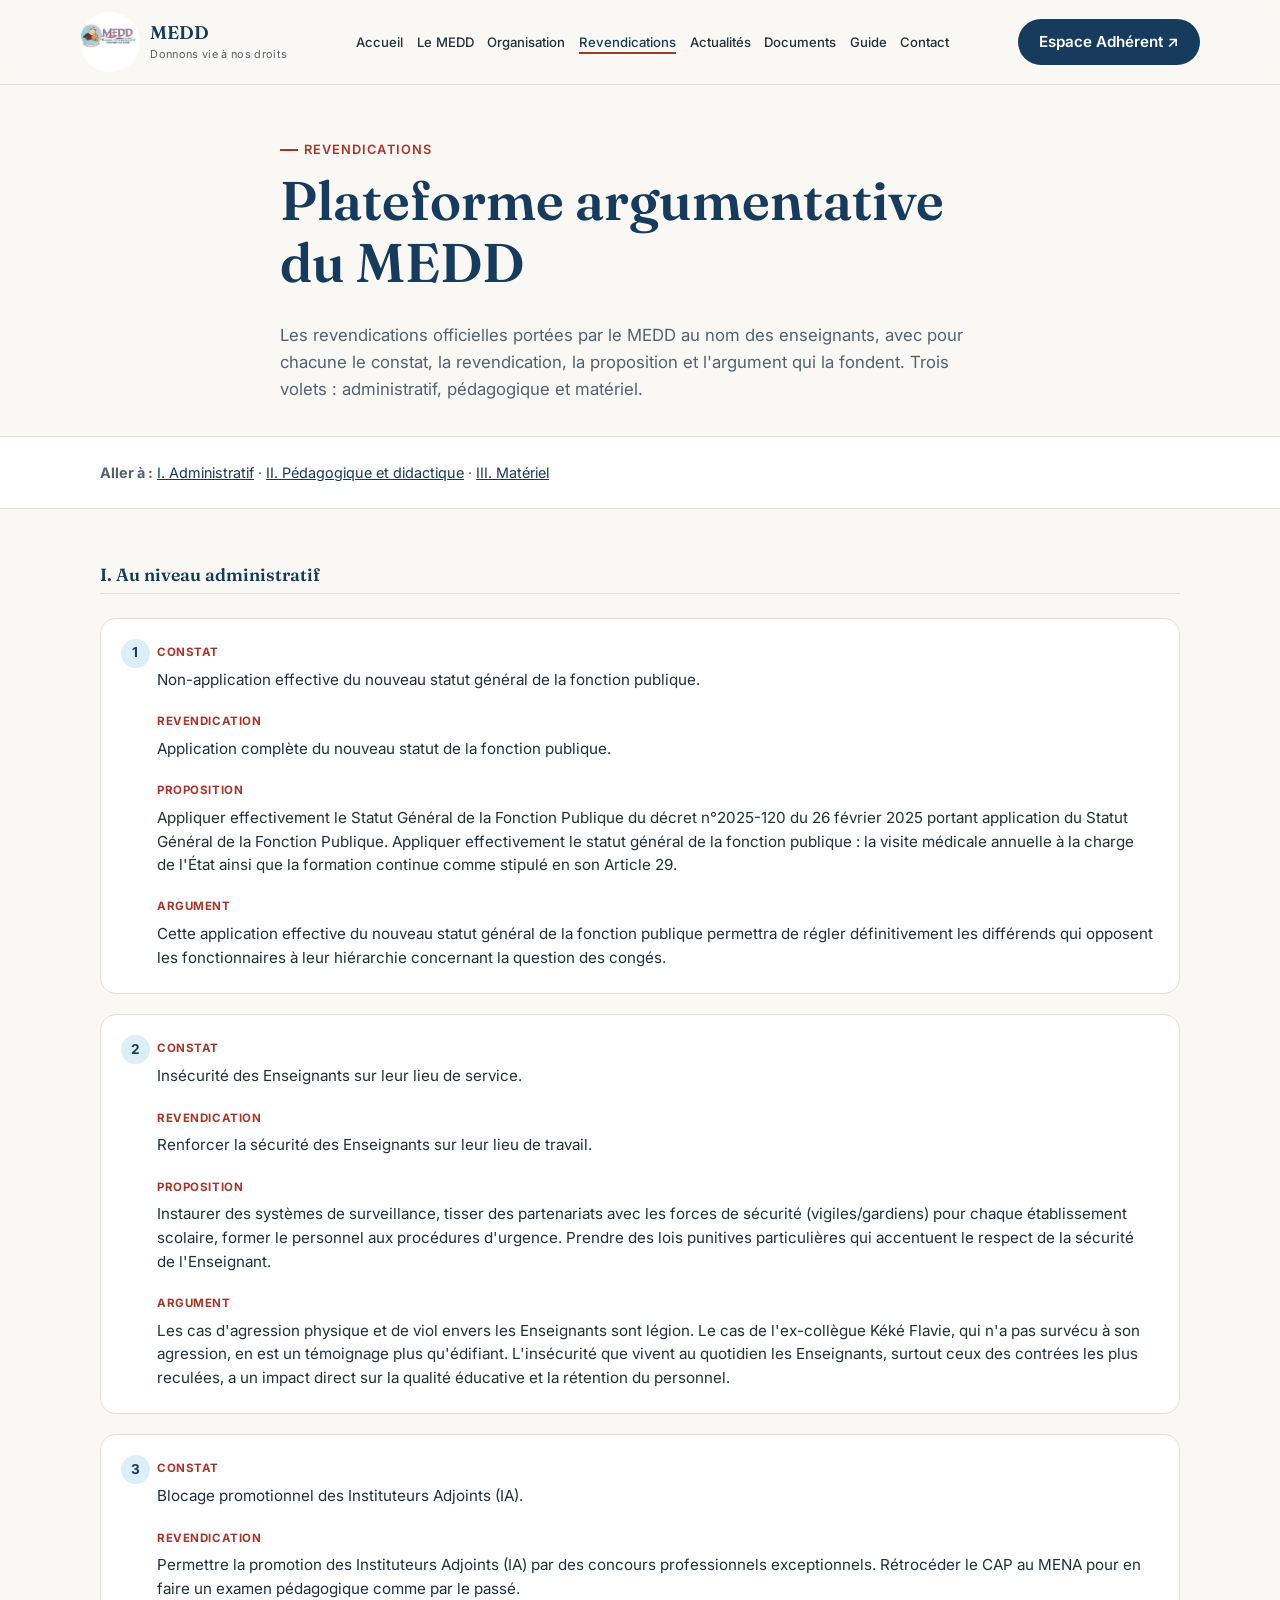
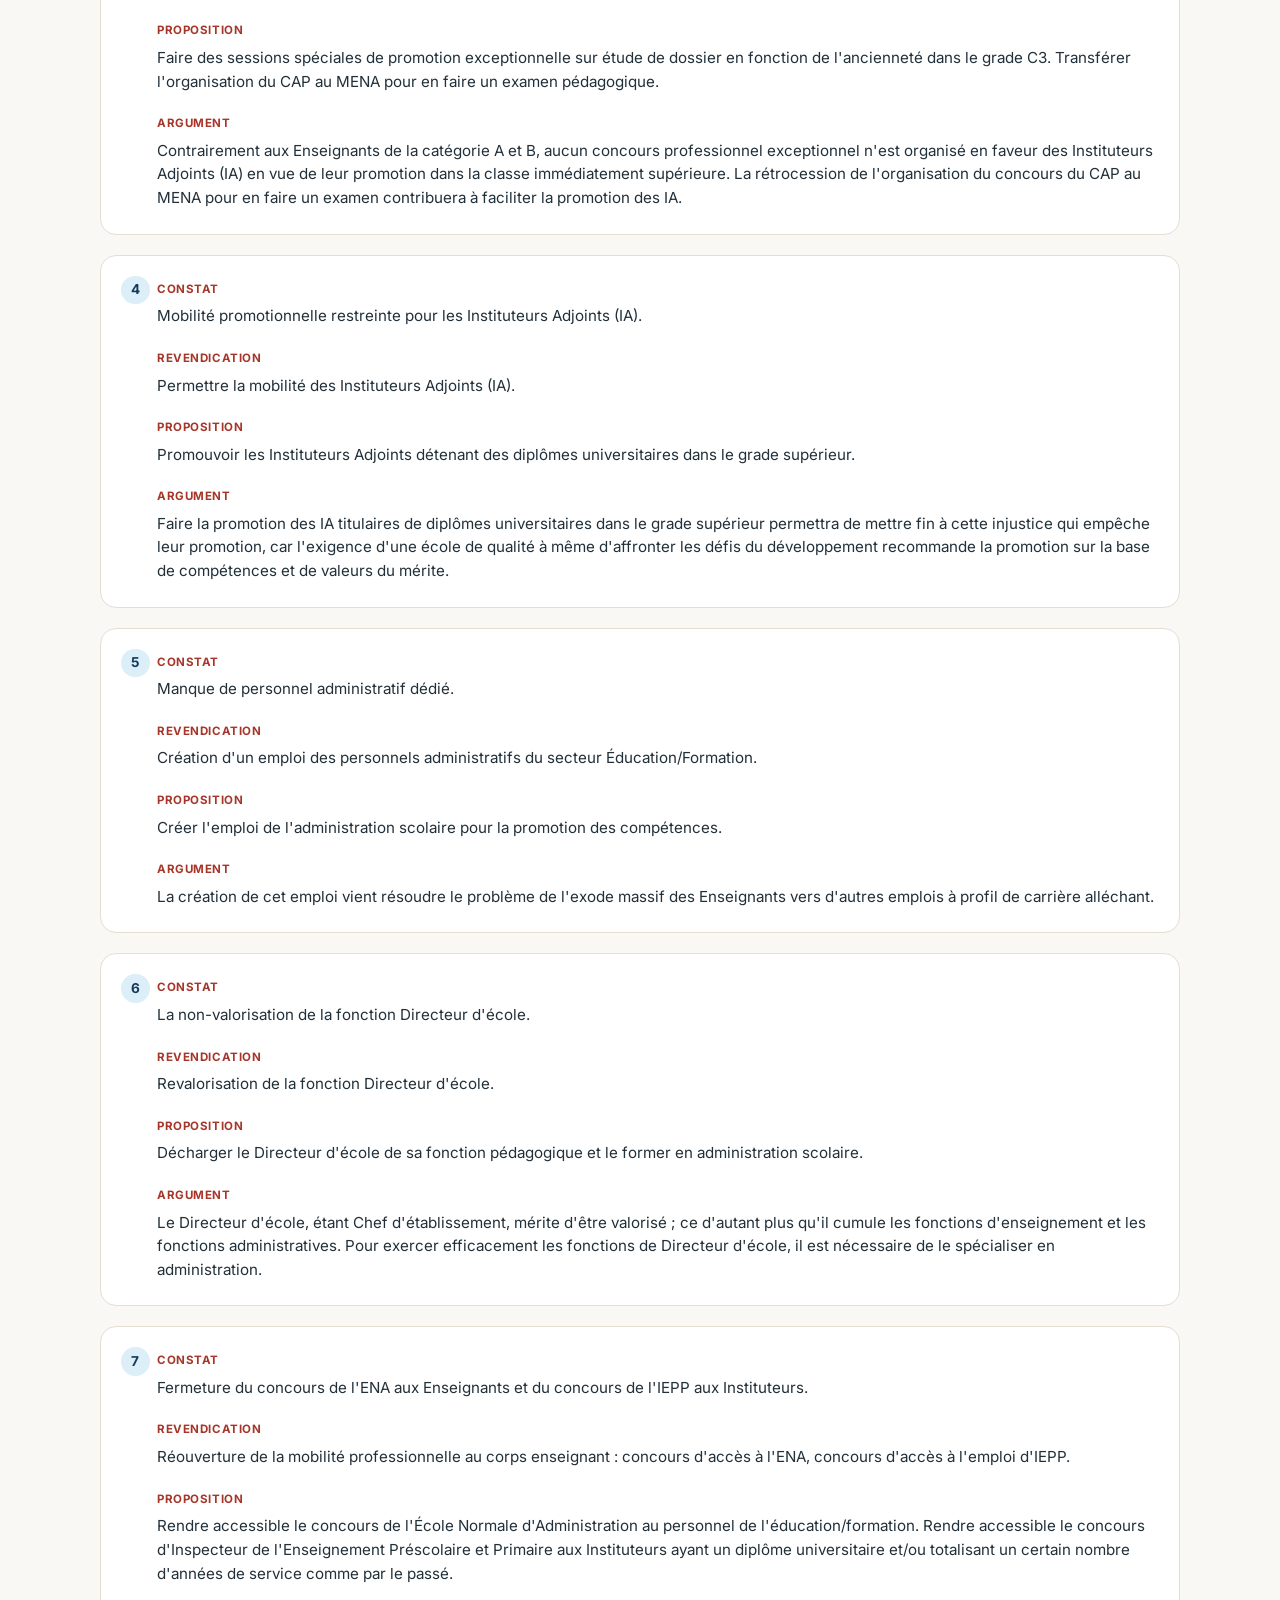
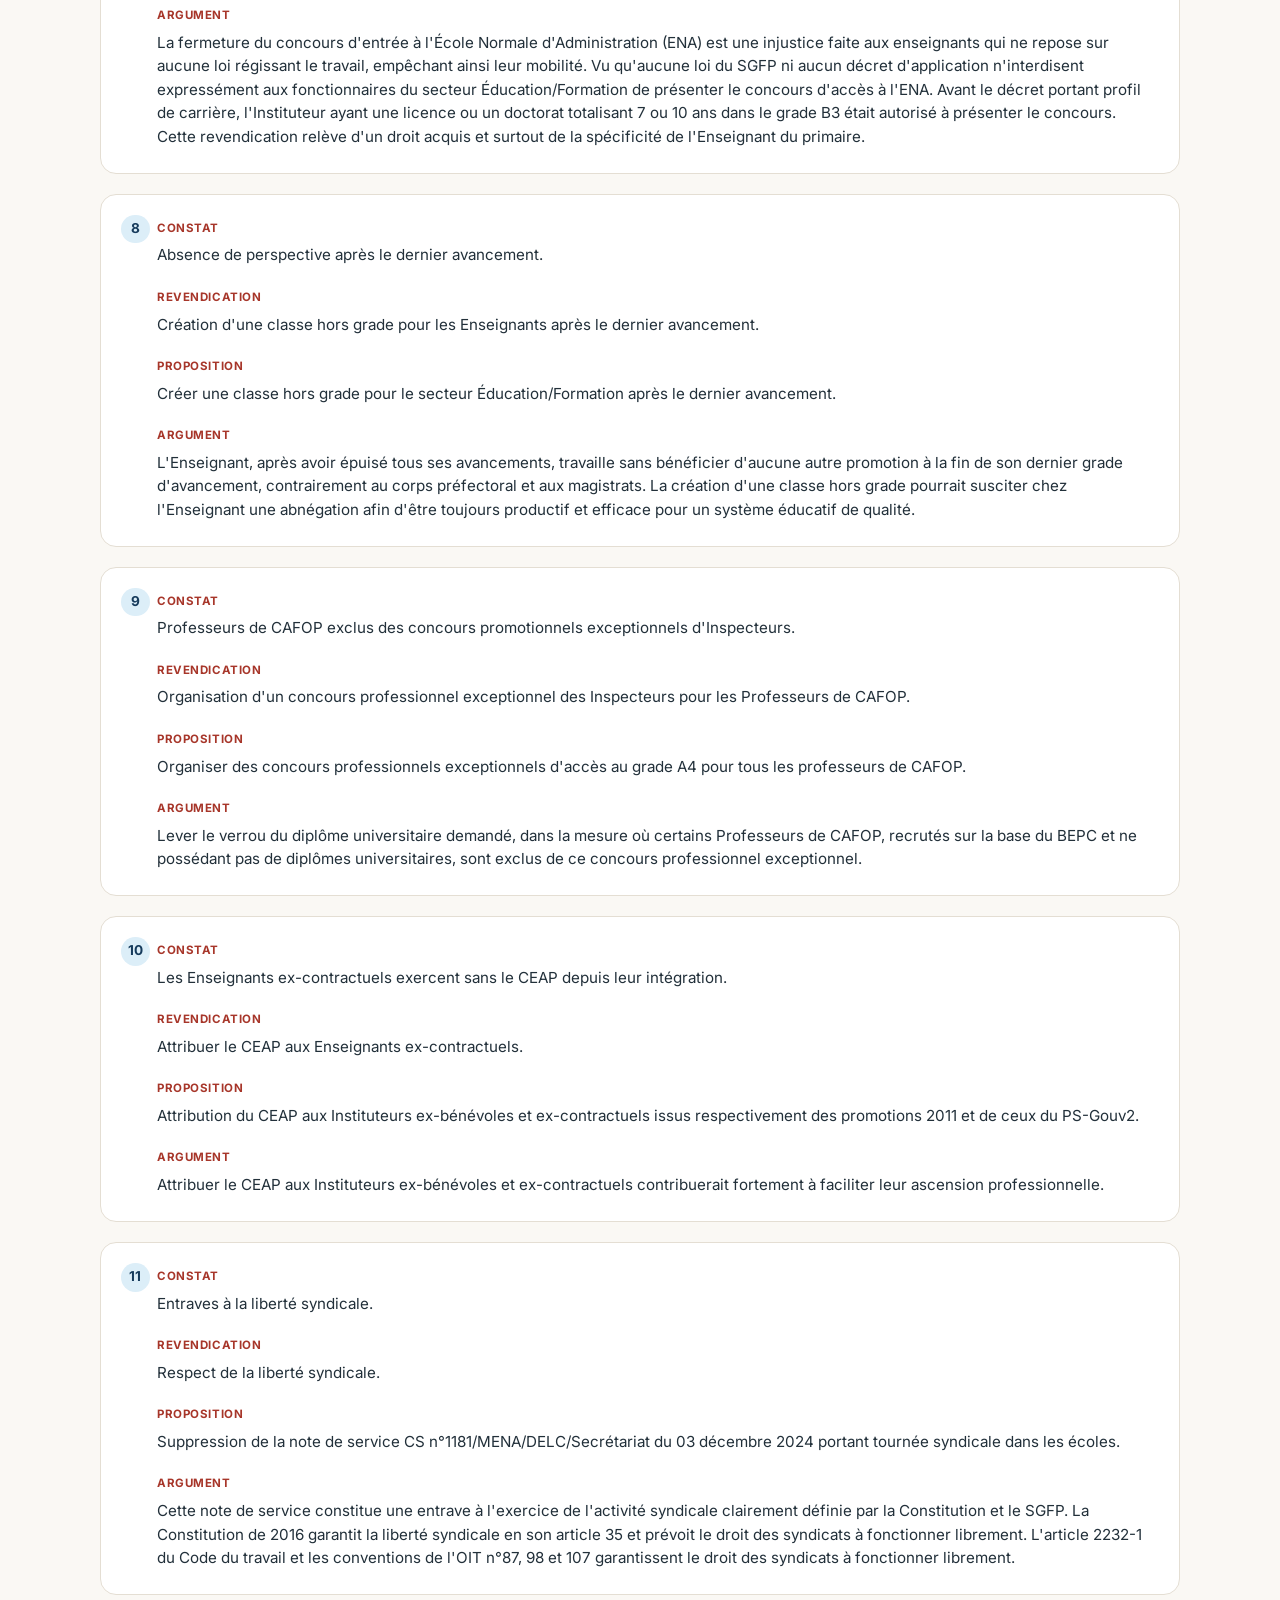
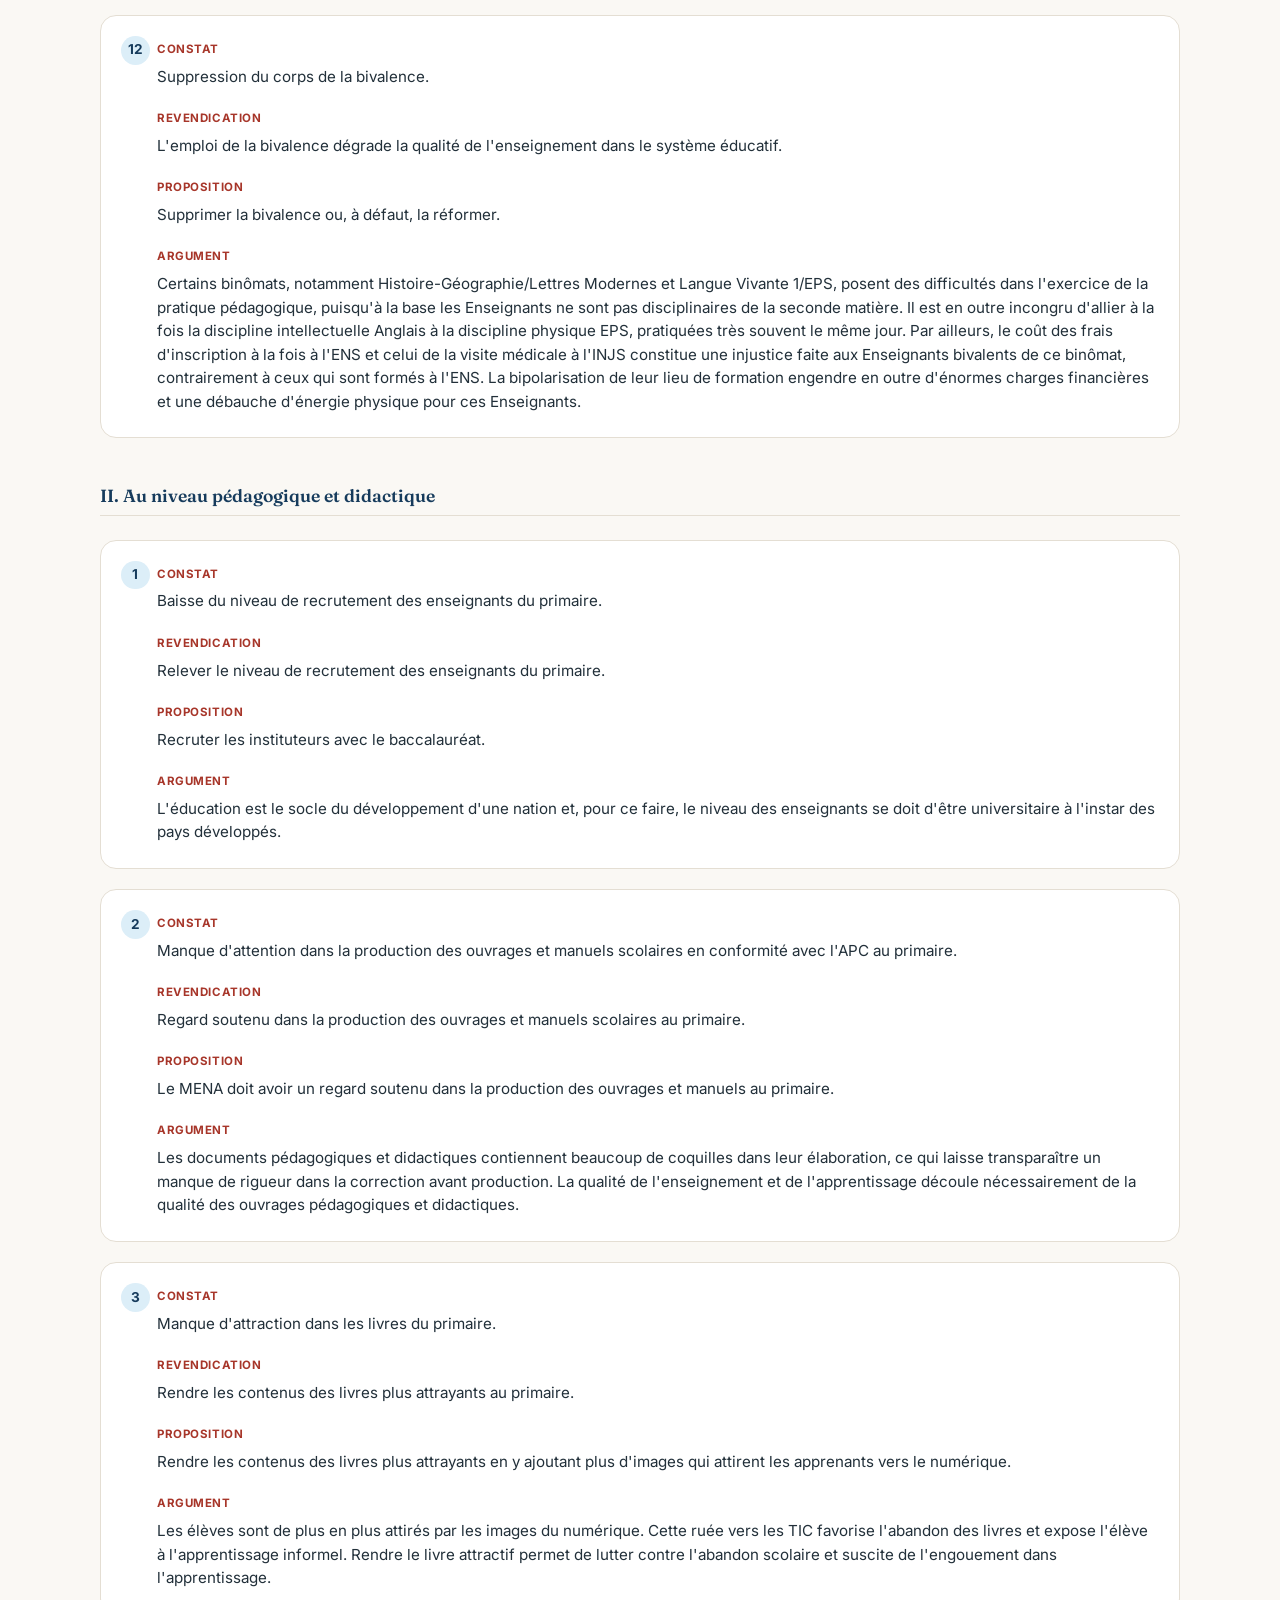
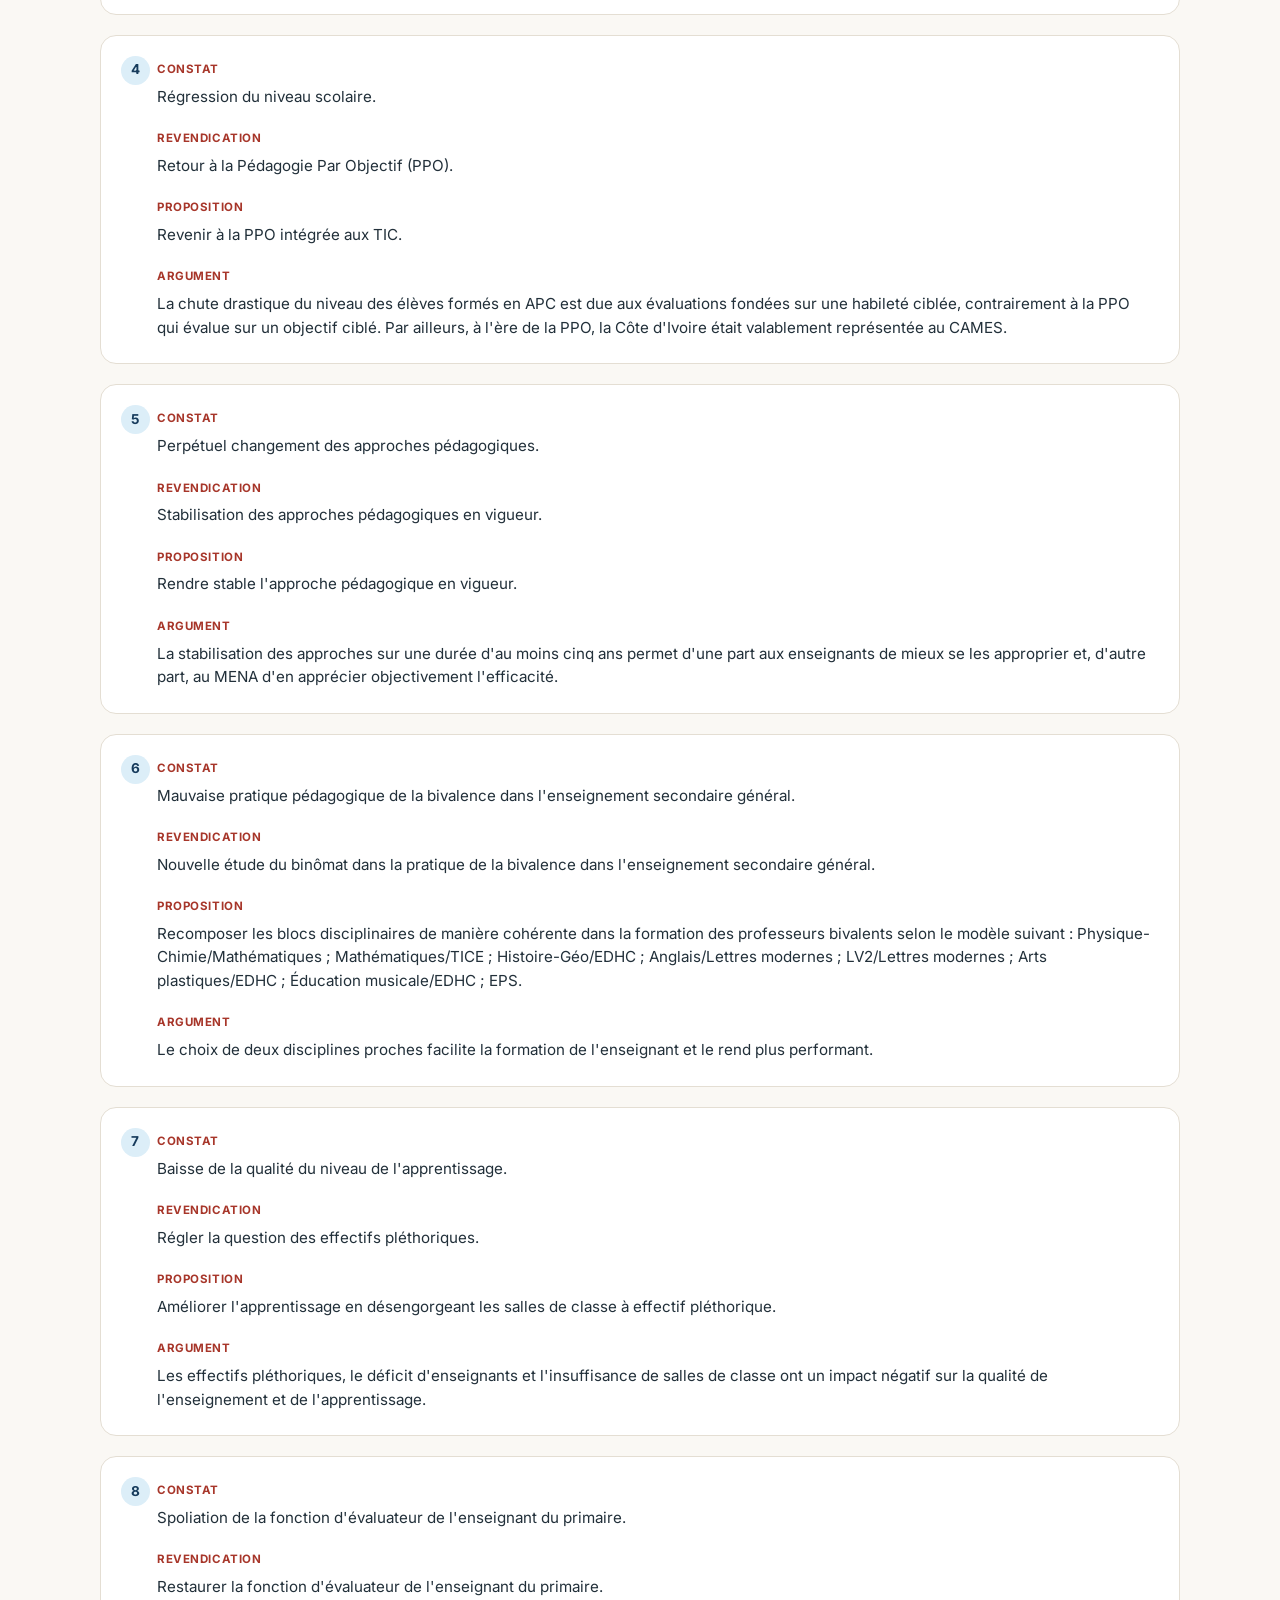
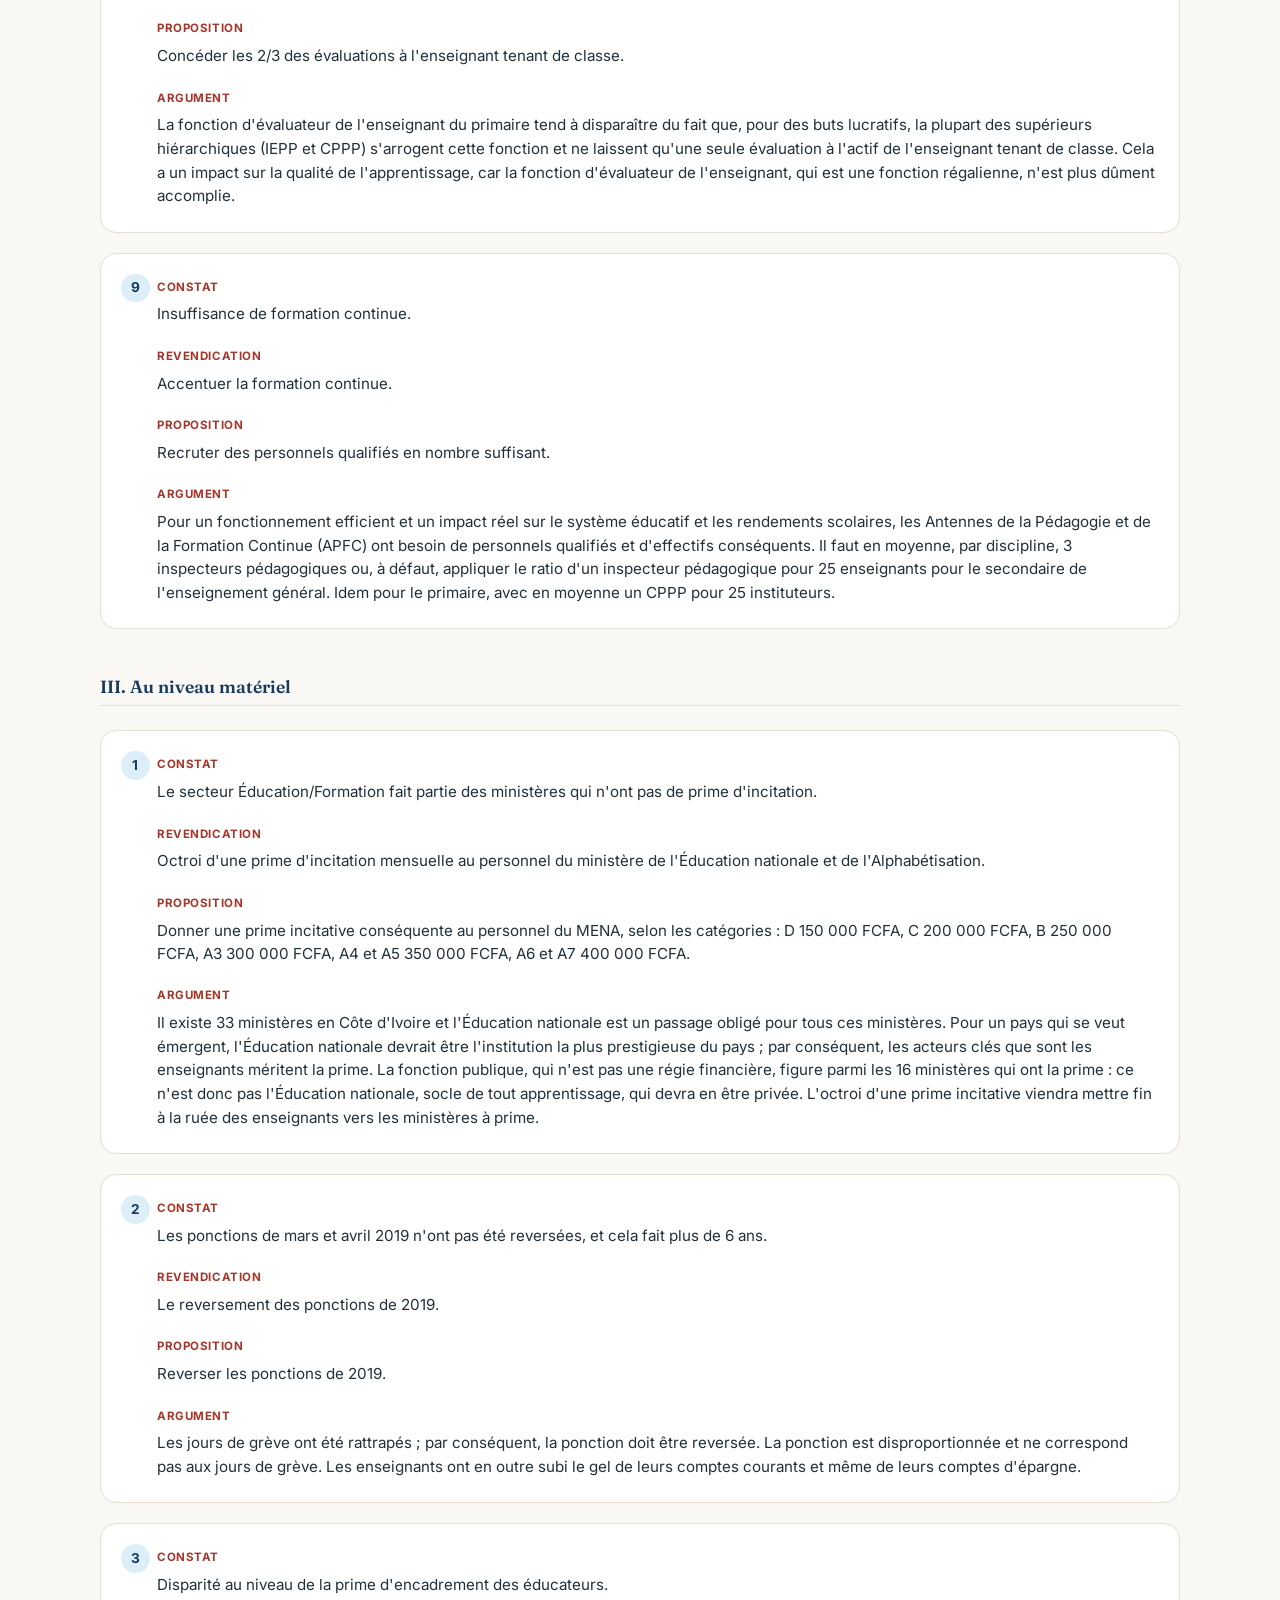
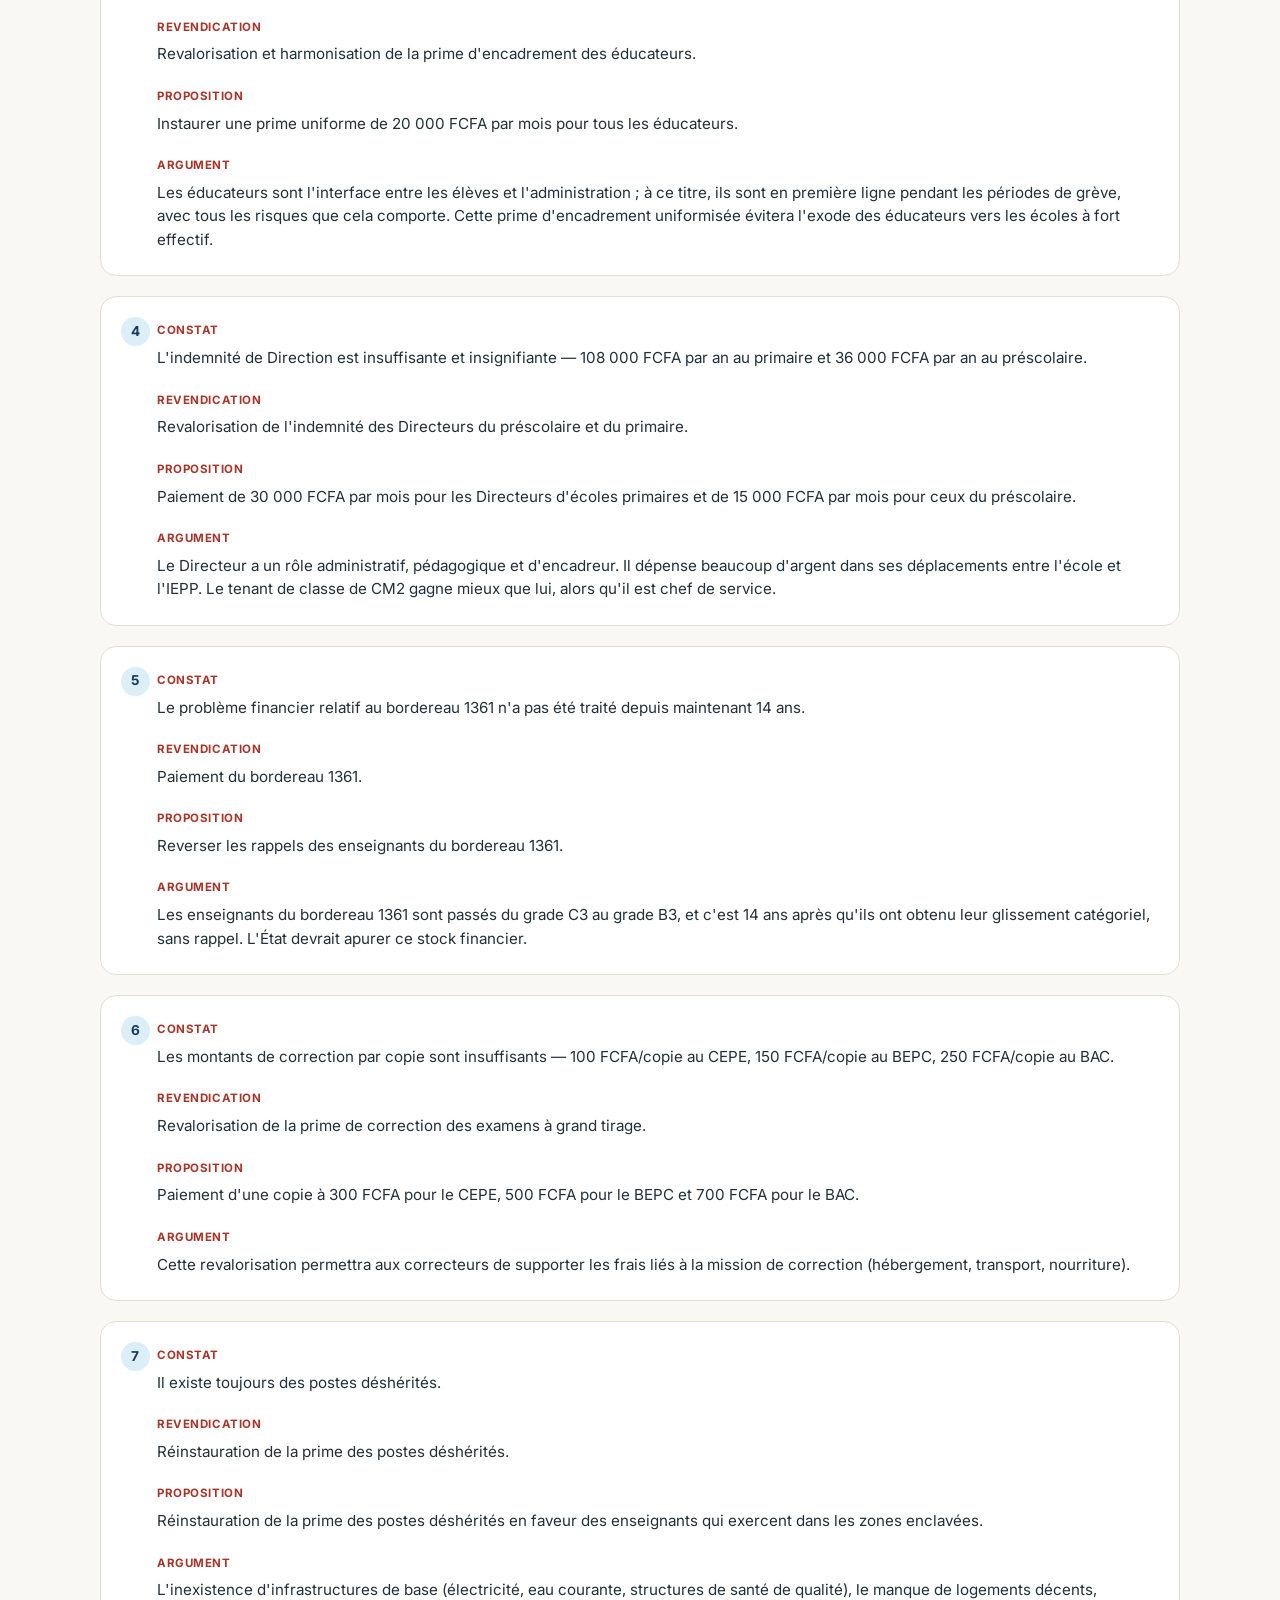
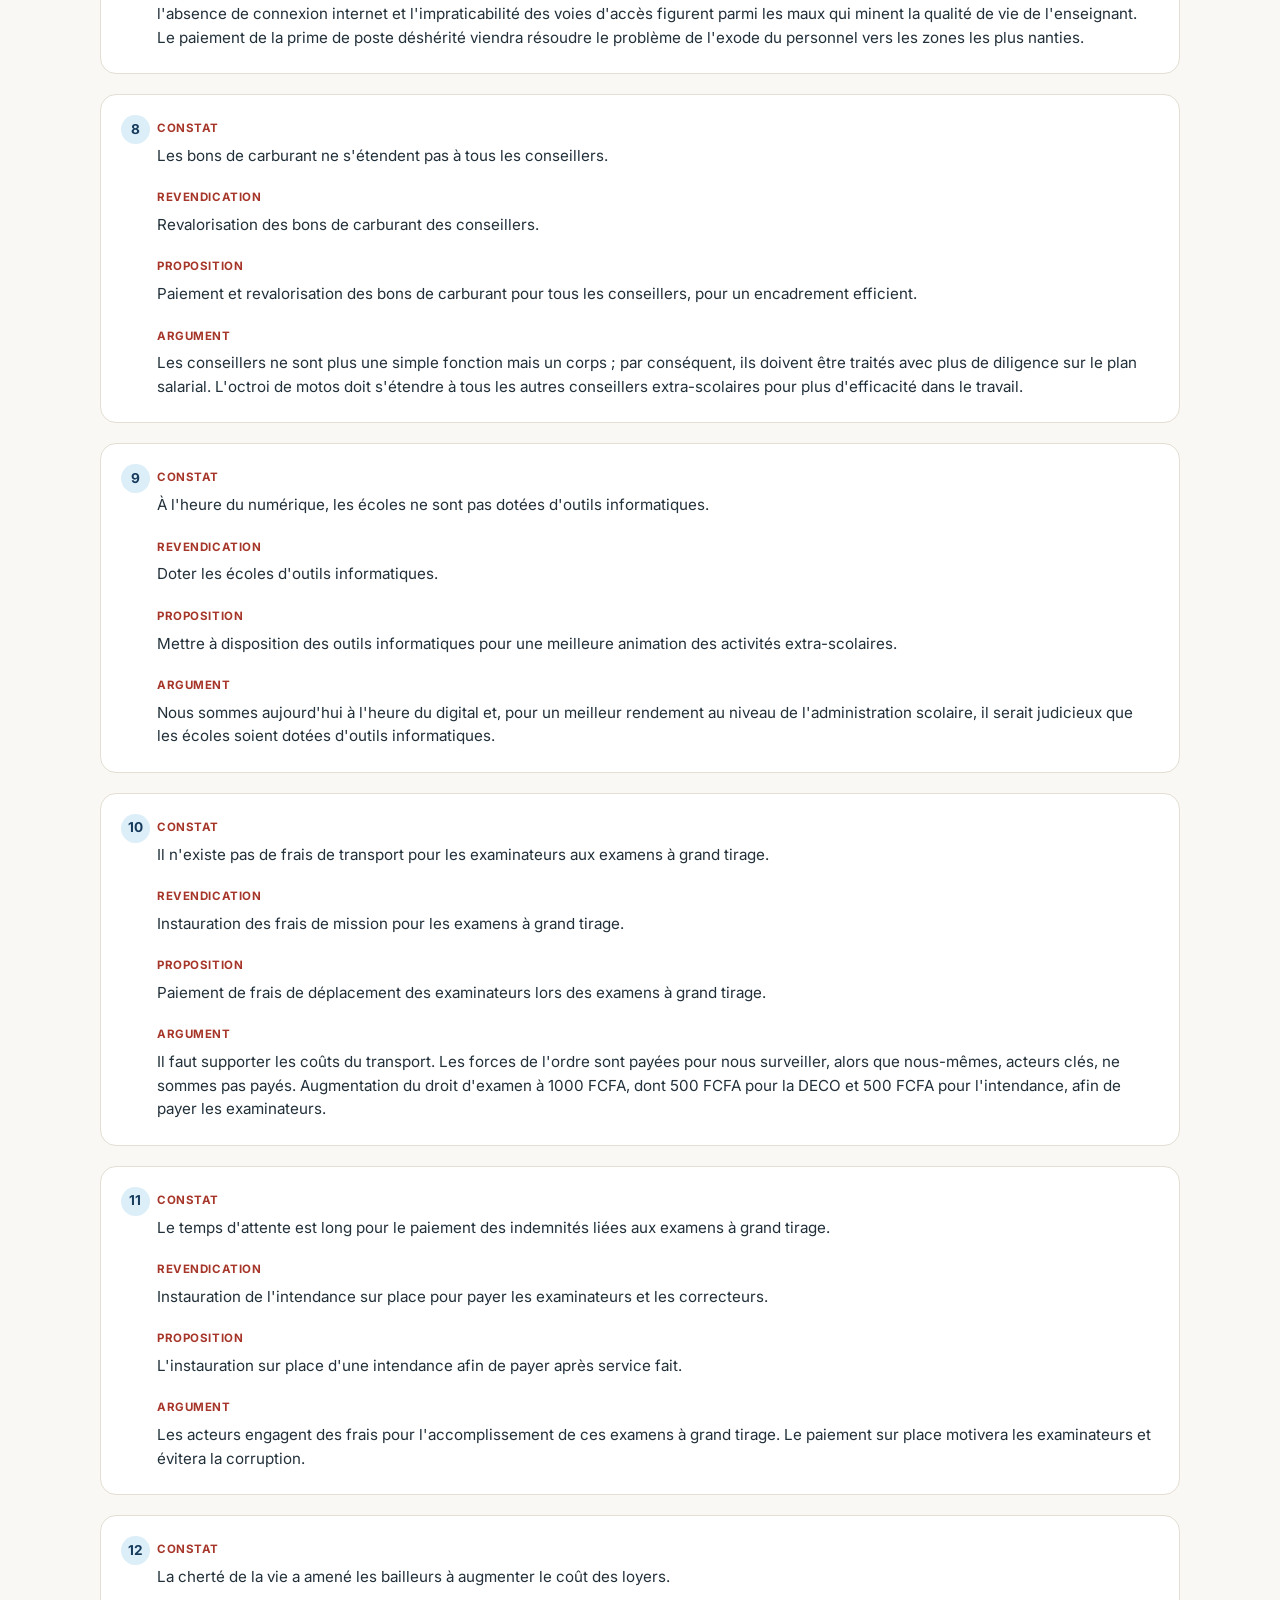
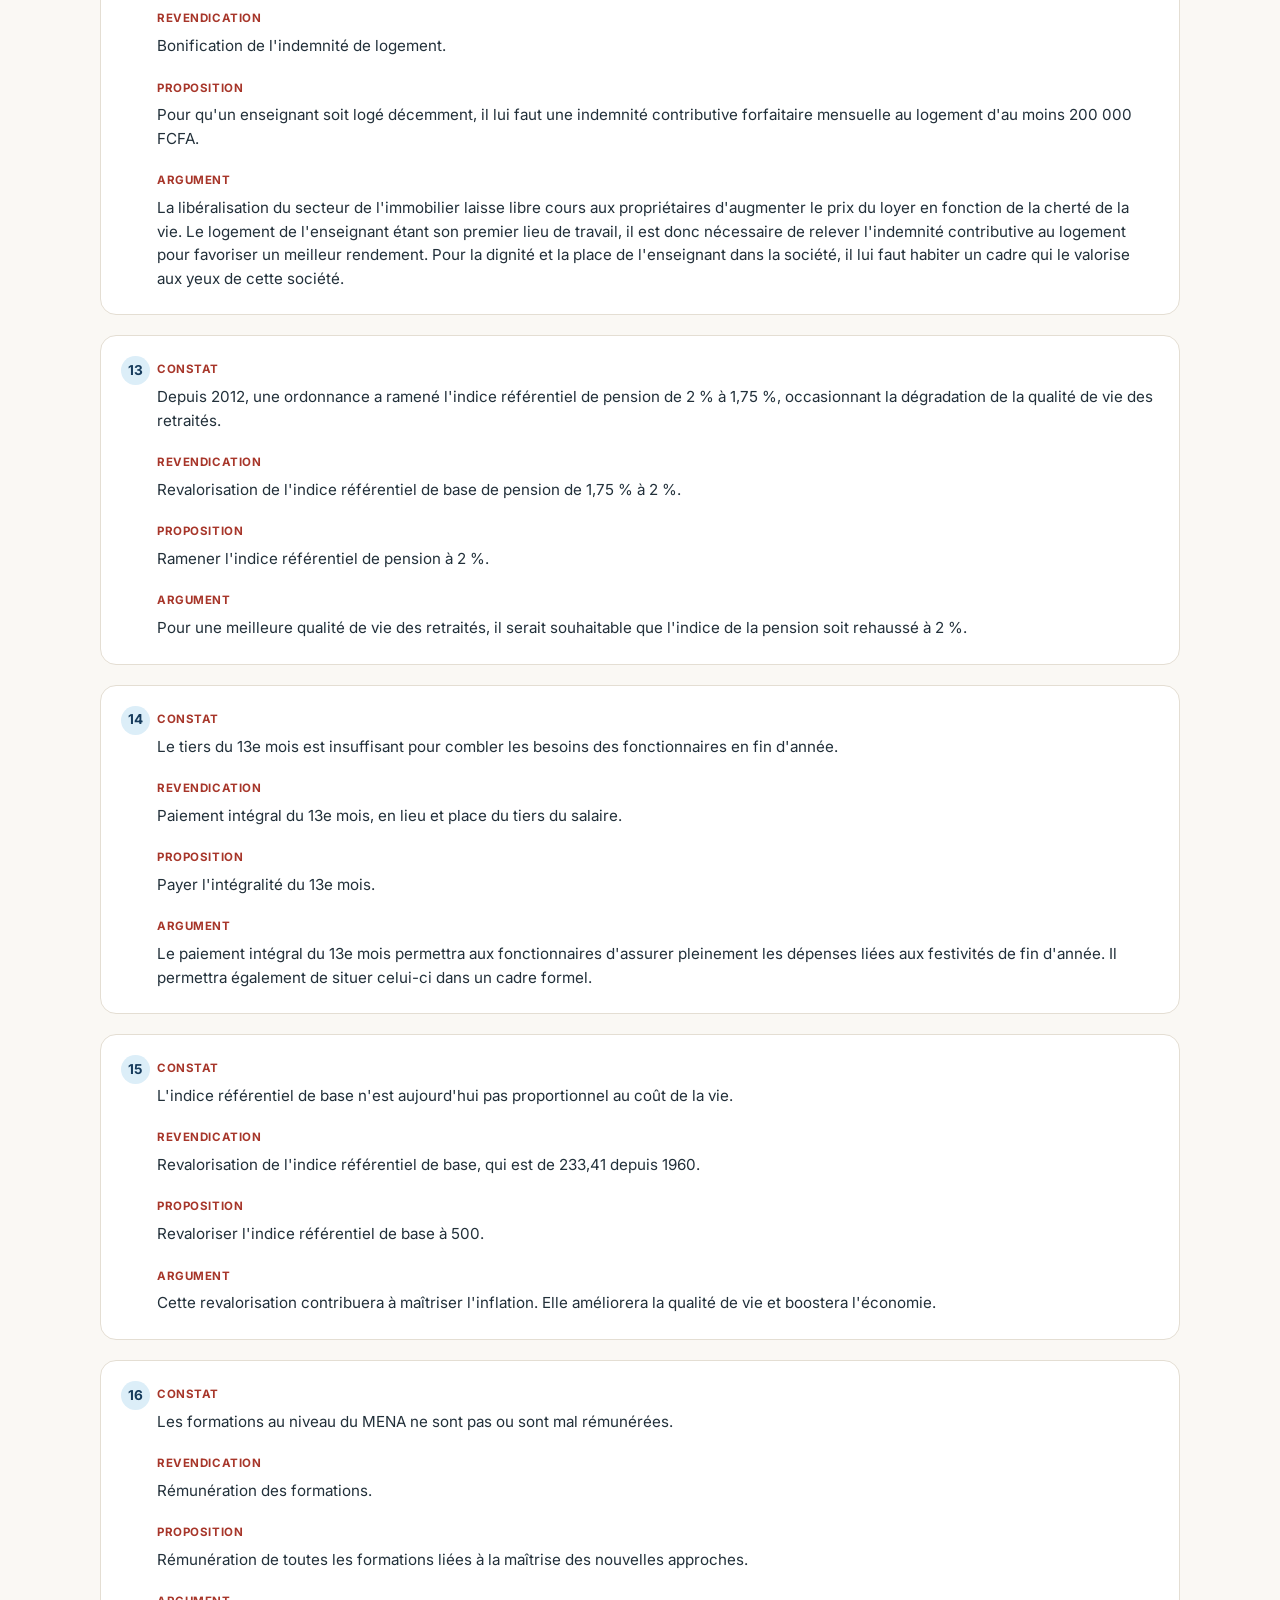
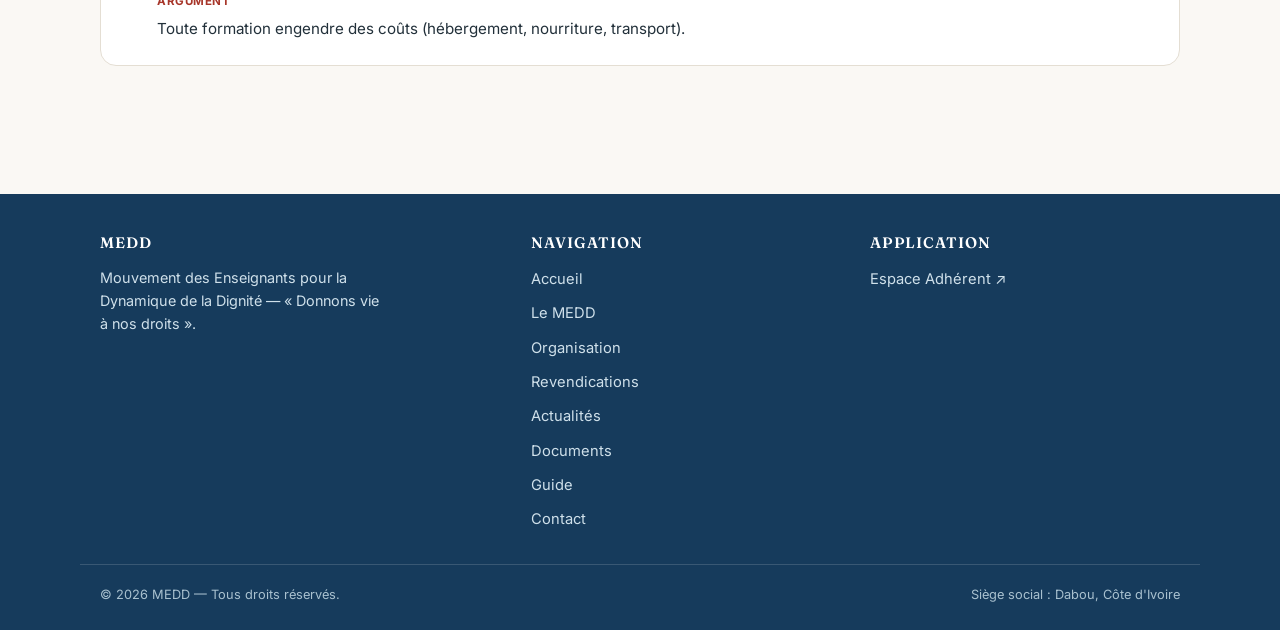
<file: revendications.html>
<!DOCTYPE html>
<html lang="fr">
<head>
<meta charset="UTF-8">
<meta name="viewport" content="width=device-width, initial-scale=1.0">
<title>Nos revendications | MEDD</title>
<meta name="description" content="Plateforme revendicative officielle du MEDD : revendications administratives, pédagogiques et matérielles.">
<link rel="canonical" href="https://www.medd.ci/revendications.html">
<meta property="og:type" content="website">
<meta property="og:title" content="Nos revendications — MEDD">
<meta property="og:description" content="Plateforme revendicative officielle du MEDD.">
<meta property="og:image" content="/assets/images/logo-medd.jpg">
<link rel="icon" href="/assets/images/logo-medd.jpg">
<link rel="preconnect" href="https://fonts.googleapis.com">
<link rel="preconnect" href="https://fonts.gstatic.com" crossorigin>
<link href="https://fonts.googleapis.com/css2?family=Fraunces:ital,wght@0,500;0,600;1,500&family=Inter:wght@400;500;600;700&display=swap" rel="stylesheet">
<link rel="stylesheet" href="/assets/css/style.css">
</head>
<body>
<a class="skip-link" href="#main">Aller au contenu principal</a>

<header class="site-header">
  <div class="container nav">
    <a class="brand" href="/index.html">
      <img src="/assets/images/logo-medd.jpg" alt="Logo du MEDD : deux mains jointes surmontées du sigle MEDD">
      <span>
        <span class="brand-name">MEDD</span>
        <span class="brand-tagline">Donnons vie à nos droits</span>
      </span>
    </a>

    <ul class="nav-links" style="display:none;" id="desktop-nav">
      <li><a href="/index.html">Accueil</a></li>
      <li><a href="/le-medd.html">Le MEDD</a></li>
      <li><a href="/organisation.html">Organisation</a></li>
      <li><a href="/revendications.html" aria-current="page">Revendications</a></li>
      <li><a href="/actualites.html">Actualités</a></li>
      <li><a href="/documents.html">Documents</a></li>
        <li><a href="/guide.html">Guide</a></li>
      <li><a href="/contact.html">Contact</a></li>
    </ul>

    <a class="btn btn-primary nav-cta" href="https://app.medd.ci" target="_blank" rel="noopener noreferrer">
      Espace Adhérent ↗
    </a>

    <button class="menu-toggle" aria-label="Ouvrir le menu" aria-expanded="false" aria-controls="mobile-menu">
      <span></span>
    </button>
  </div>

  <nav class="mobile-menu container" id="mobile-menu" aria-label="Menu principal">
    <a href="/index.html">Accueil</a>
    <a href="/le-medd.html">Le MEDD</a>
    <a href="/organisation.html">Organisation</a>
    <a href="/revendications.html" aria-current="page">Revendications</a>
    <a href="/actualites.html">Actualités</a>
    <a href="/documents.html">Documents</a>
    <a href="/guide.html">Guide</a>
    <a href="/contact.html">Contact</a>
    <a class="btn btn-primary" href="https://app.medd.ci" target="_blank" rel="noopener noreferrer">Espace Adhérent ↗</a>
  </nav>
</header>

<main id="main">

  <section style="padding-bottom:1rem;">
    <div class="container" style="max-width:760px;">
      <span class="eyebrow">Revendications</span>
      <h1>Plateforme argumentative du MEDD</h1>
      <p class="lead" style="font-size:1.05rem;">
        Les revendications officielles portées par le MEDD au nom des enseignants, avec pour
        chacune le constat, la revendication, la proposition et l'argument qui la fondent.
        Trois volets : administratif, pédagogique et matériel.
      </p>
    </div>
  </section>

  <section class="section-alt" style="padding-top:1.5rem; padding-bottom:1.5rem;">
    <div class="container">
      <p style="margin:0; font-size:0.9rem;"><strong>Aller à :</strong>
        <a href="#administratif">I. Administratif</a> ·
        <a href="#pedagogique">II. Pédagogique et didactique</a> ·
        <a href="#materiel">III. Matériel</a>
      </p>
    </div>
  </section>

  <section>
    <div class="container">
      <h2 id="administratif" class="roster-title">I. Au niveau administratif</h2>
      <div class="argument-cards">
        <article class="argument-card">
          <span class="argument-index">1</span>
          <dl>
            <dt>Constat</dt>
            <dd>Non-application effective du nouveau statut général de la fonction publique.</dd>
            <dt>Revendication</dt>
            <dd>Application complète du nouveau statut de la fonction publique.</dd>
            <dt>Proposition</dt>
            <dd>Appliquer effectivement le Statut Général de la Fonction Publique du décret n°2025-120 du 26 février 2025 portant application du Statut Général de la Fonction Publique. Appliquer effectivement le statut général de la fonction publique : la visite médicale annuelle à la charge de l'État ainsi que la formation continue comme stipulé en son Article 29.</dd>
            <dt>Argument</dt>
            <dd>Cette application effective du nouveau statut général de la fonction publique permettra de régler définitivement les différends qui opposent les fonctionnaires à leur hiérarchie concernant la question des congés.</dd>
          </dl>
        </article>
        <article class="argument-card">
          <span class="argument-index">2</span>
          <dl>
            <dt>Constat</dt>
            <dd>Insécurité des Enseignants sur leur lieu de service.</dd>
            <dt>Revendication</dt>
            <dd>Renforcer la sécurité des Enseignants sur leur lieu de travail.</dd>
            <dt>Proposition</dt>
            <dd>Instaurer des systèmes de surveillance, tisser des partenariats avec les forces de sécurité (vigiles/gardiens) pour chaque établissement scolaire, former le personnel aux procédures d'urgence. Prendre des lois punitives particulières qui accentuent le respect de la sécurité de l'Enseignant.</dd>
            <dt>Argument</dt>
            <dd>Les cas d'agression physique et de viol envers les Enseignants sont légion. Le cas de l'ex-collègue Kéké Flavie, qui n'a pas survécu à son agression, en est un témoignage plus qu'édifiant. L'insécurité que vivent au quotidien les Enseignants, surtout ceux des contrées les plus reculées, a un impact direct sur la qualité éducative et la rétention du personnel.</dd>
          </dl>
        </article>
        <article class="argument-card">
          <span class="argument-index">3</span>
          <dl>
            <dt>Constat</dt>
            <dd>Blocage promotionnel des Instituteurs Adjoints (IA).</dd>
            <dt>Revendication</dt>
            <dd>Permettre la promotion des Instituteurs Adjoints (IA) par des concours professionnels exceptionnels. Rétrocéder le CAP au MENA pour en faire un examen pédagogique comme par le passé.</dd>
            <dt>Proposition</dt>
            <dd>Faire des sessions spéciales de promotion exceptionnelle sur étude de dossier en fonction de l'ancienneté dans le grade C3. Transférer l'organisation du CAP au MENA pour en faire un examen pédagogique.</dd>
            <dt>Argument</dt>
            <dd>Contrairement aux Enseignants de la catégorie A et B, aucun concours professionnel exceptionnel n'est organisé en faveur des Instituteurs Adjoints (IA) en vue de leur promotion dans la classe immédiatement supérieure. La rétrocession de l'organisation du concours du CAP au MENA pour en faire un examen contribuera à faciliter la promotion des IA.</dd>
          </dl>
        </article>
        <article class="argument-card">
          <span class="argument-index">4</span>
          <dl>
            <dt>Constat</dt>
            <dd>Mobilité promotionnelle restreinte pour les Instituteurs Adjoints (IA).</dd>
            <dt>Revendication</dt>
            <dd>Permettre la mobilité des Instituteurs Adjoints (IA).</dd>
            <dt>Proposition</dt>
            <dd>Promouvoir les Instituteurs Adjoints détenant des diplômes universitaires dans le grade supérieur.</dd>
            <dt>Argument</dt>
            <dd>Faire la promotion des IA titulaires de diplômes universitaires dans le grade supérieur permettra de mettre fin à cette injustice qui empêche leur promotion, car l'exigence d'une école de qualité à même d'affronter les défis du développement recommande la promotion sur la base de compétences et de valeurs du mérite.</dd>
          </dl>
        </article>
        <article class="argument-card">
          <span class="argument-index">5</span>
          <dl>
            <dt>Constat</dt>
            <dd>Manque de personnel administratif dédié.</dd>
            <dt>Revendication</dt>
            <dd>Création d'un emploi des personnels administratifs du secteur Éducation/Formation.</dd>
            <dt>Proposition</dt>
            <dd>Créer l'emploi de l'administration scolaire pour la promotion des compétences.</dd>
            <dt>Argument</dt>
            <dd>La création de cet emploi vient résoudre le problème de l'exode massif des Enseignants vers d'autres emplois à profil de carrière alléchant.</dd>
          </dl>
        </article>
        <article class="argument-card">
          <span class="argument-index">6</span>
          <dl>
            <dt>Constat</dt>
            <dd>La non-valorisation de la fonction Directeur d'école.</dd>
            <dt>Revendication</dt>
            <dd>Revalorisation de la fonction Directeur d'école.</dd>
            <dt>Proposition</dt>
            <dd>Décharger le Directeur d'école de sa fonction pédagogique et le former en administration scolaire.</dd>
            <dt>Argument</dt>
            <dd>Le Directeur d'école, étant Chef d'établissement, mérite d'être valorisé ; ce d'autant plus qu'il cumule les fonctions d'enseignement et les fonctions administratives. Pour exercer efficacement les fonctions de Directeur d'école, il est nécessaire de le spécialiser en administration.</dd>
          </dl>
        </article>
        <article class="argument-card">
          <span class="argument-index">7</span>
          <dl>
            <dt>Constat</dt>
            <dd>Fermeture du concours de l'ENA aux Enseignants et du concours de l'IEPP aux Instituteurs.</dd>
            <dt>Revendication</dt>
            <dd>Réouverture de la mobilité professionnelle au corps enseignant : concours d'accès à l'ENA, concours d'accès à l'emploi d'IEPP.</dd>
            <dt>Proposition</dt>
            <dd>Rendre accessible le concours de l'École Normale d'Administration au personnel de l'éducation/formation. Rendre accessible le concours d'Inspecteur de l'Enseignement Préscolaire et Primaire aux Instituteurs ayant un diplôme universitaire et/ou totalisant un certain nombre d'années de service comme par le passé.</dd>
            <dt>Argument</dt>
            <dd>La fermeture du concours d'entrée à l'École Normale d'Administration (ENA) est une injustice faite aux enseignants qui ne repose sur aucune loi régissant le travail, empêchant ainsi leur mobilité. Vu qu'aucune loi du SGFP ni aucun décret d'application n'interdisent expressément aux fonctionnaires du secteur Éducation/Formation de présenter le concours d'accès à l'ENA. Avant le décret portant profil de carrière, l'Instituteur ayant une licence ou un doctorat totalisant 7 ou 10 ans dans le grade B3 était autorisé à présenter le concours. Cette revendication relève d'un droit acquis et surtout de la spécificité de l'Enseignant du primaire.</dd>
          </dl>
        </article>
        <article class="argument-card">
          <span class="argument-index">8</span>
          <dl>
            <dt>Constat</dt>
            <dd>Absence de perspective après le dernier avancement.</dd>
            <dt>Revendication</dt>
            <dd>Création d'une classe hors grade pour les Enseignants après le dernier avancement.</dd>
            <dt>Proposition</dt>
            <dd>Créer une classe hors grade pour le secteur Éducation/Formation après le dernier avancement.</dd>
            <dt>Argument</dt>
            <dd>L'Enseignant, après avoir épuisé tous ses avancements, travaille sans bénéficier d'aucune autre promotion à la fin de son dernier grade d'avancement, contrairement au corps préfectoral et aux magistrats. La création d'une classe hors grade pourrait susciter chez l'Enseignant une abnégation afin d'être toujours productif et efficace pour un système éducatif de qualité.</dd>
          </dl>
        </article>
        <article class="argument-card">
          <span class="argument-index">9</span>
          <dl>
            <dt>Constat</dt>
            <dd>Professeurs de CAFOP exclus des concours promotionnels exceptionnels d'Inspecteurs.</dd>
            <dt>Revendication</dt>
            <dd>Organisation d'un concours professionnel exceptionnel des Inspecteurs pour les Professeurs de CAFOP.</dd>
            <dt>Proposition</dt>
            <dd>Organiser des concours professionnels exceptionnels d'accès au grade A4 pour tous les professeurs de CAFOP.</dd>
            <dt>Argument</dt>
            <dd>Lever le verrou du diplôme universitaire demandé, dans la mesure où certains Professeurs de CAFOP, recrutés sur la base du BEPC et ne possédant pas de diplômes universitaires, sont exclus de ce concours professionnel exceptionnel.</dd>
          </dl>
        </article>
        <article class="argument-card">
          <span class="argument-index">10</span>
          <dl>
            <dt>Constat</dt>
            <dd>Les Enseignants ex-contractuels exercent sans le CEAP depuis leur intégration.</dd>
            <dt>Revendication</dt>
            <dd>Attribuer le CEAP aux Enseignants ex-contractuels.</dd>
            <dt>Proposition</dt>
            <dd>Attribution du CEAP aux Instituteurs ex-bénévoles et ex-contractuels issus respectivement des promotions 2011 et de ceux du PS-Gouv2.</dd>
            <dt>Argument</dt>
            <dd>Attribuer le CEAP aux Instituteurs ex-bénévoles et ex-contractuels contribuerait fortement à faciliter leur ascension professionnelle.</dd>
          </dl>
        </article>
        <article class="argument-card">
          <span class="argument-index">11</span>
          <dl>
            <dt>Constat</dt>
            <dd>Entraves à la liberté syndicale.</dd>
            <dt>Revendication</dt>
            <dd>Respect de la liberté syndicale.</dd>
            <dt>Proposition</dt>
            <dd>Suppression de la note de service CS n°1181/MENA/DELC/Secrétariat du 03 décembre 2024 portant tournée syndicale dans les écoles.</dd>
            <dt>Argument</dt>
            <dd>Cette note de service constitue une entrave à l'exercice de l'activité syndicale clairement définie par la Constitution et le SGFP. La Constitution de 2016 garantit la liberté syndicale en son article 35 et prévoit le droit des syndicats à fonctionner librement. L'article 2232-1 du Code du travail et les conventions de l'OIT n°87, 98 et 107 garantissent le droit des syndicats à fonctionner librement.</dd>
          </dl>
        </article>
        <article class="argument-card">
          <span class="argument-index">12</span>
          <dl>
            <dt>Constat</dt>
            <dd>Suppression du corps de la bivalence.</dd>
            <dt>Revendication</dt>
            <dd>L'emploi de la bivalence dégrade la qualité de l'enseignement dans le système éducatif.</dd>
            <dt>Proposition</dt>
            <dd>Supprimer la bivalence ou, à défaut, la réformer.</dd>
            <dt>Argument</dt>
            <dd>Certains binômats, notamment Histoire-Géographie/Lettres Modernes et Langue Vivante 1/EPS, posent des difficultés dans l'exercice de la pratique pédagogique, puisqu'à la base les Enseignants ne sont pas disciplinaires de la seconde matière. Il est en outre incongru d'allier à la fois la discipline intellectuelle Anglais à la discipline physique EPS, pratiquées très souvent le même jour. Par ailleurs, le coût des frais d'inscription à la fois à l'ENS et celui de la visite médicale à l'INJS constitue une injustice faite aux Enseignants bivalents de ce binômat, contrairement à ceux qui sont formés à l'ENS. La bipolarisation de leur lieu de formation engendre en outre d'énormes charges financières et une débauche d'énergie physique pour ces Enseignants.</dd>
          </dl>
        </article>
      </div>

      <h2 id="pedagogique" class="roster-title">II. Au niveau pédagogique et didactique</h2>
      <div class="argument-cards">
        <article class="argument-card">
          <span class="argument-index">1</span>
          <dl>
            <dt>Constat</dt>
            <dd>Baisse du niveau de recrutement des enseignants du primaire.</dd>
            <dt>Revendication</dt>
            <dd>Relever le niveau de recrutement des enseignants du primaire.</dd>
            <dt>Proposition</dt>
            <dd>Recruter les instituteurs avec le baccalauréat.</dd>
            <dt>Argument</dt>
            <dd>L'éducation est le socle du développement d'une nation et, pour ce faire, le niveau des enseignants se doit d'être universitaire à l'instar des pays développés.</dd>
          </dl>
        </article>
        <article class="argument-card">
          <span class="argument-index">2</span>
          <dl>
            <dt>Constat</dt>
            <dd>Manque d'attention dans la production des ouvrages et manuels scolaires en conformité avec l'APC au primaire.</dd>
            <dt>Revendication</dt>
            <dd>Regard soutenu dans la production des ouvrages et manuels scolaires au primaire.</dd>
            <dt>Proposition</dt>
            <dd>Le MENA doit avoir un regard soutenu dans la production des ouvrages et manuels au primaire.</dd>
            <dt>Argument</dt>
            <dd>Les documents pédagogiques et didactiques contiennent beaucoup de coquilles dans leur élaboration, ce qui laisse transparaître un manque de rigueur dans la correction avant production. La qualité de l'enseignement et de l'apprentissage découle nécessairement de la qualité des ouvrages pédagogiques et didactiques.</dd>
          </dl>
        </article>
        <article class="argument-card">
          <span class="argument-index">3</span>
          <dl>
            <dt>Constat</dt>
            <dd>Manque d'attraction dans les livres du primaire.</dd>
            <dt>Revendication</dt>
            <dd>Rendre les contenus des livres plus attrayants au primaire.</dd>
            <dt>Proposition</dt>
            <dd>Rendre les contenus des livres plus attrayants en y ajoutant plus d'images qui attirent les apprenants vers le numérique.</dd>
            <dt>Argument</dt>
            <dd>Les élèves sont de plus en plus attirés par les images du numérique. Cette ruée vers les TIC favorise l'abandon des livres et expose l'élève à l'apprentissage informel. Rendre le livre attractif permet de lutter contre l'abandon scolaire et suscite de l'engouement dans l'apprentissage.</dd>
          </dl>
        </article>
        <article class="argument-card">
          <span class="argument-index">4</span>
          <dl>
            <dt>Constat</dt>
            <dd>Régression du niveau scolaire.</dd>
            <dt>Revendication</dt>
            <dd>Retour à la Pédagogie Par Objectif (PPO).</dd>
            <dt>Proposition</dt>
            <dd>Revenir à la PPO intégrée aux TIC.</dd>
            <dt>Argument</dt>
            <dd>La chute drastique du niveau des élèves formés en APC est due aux évaluations fondées sur une habileté ciblée, contrairement à la PPO qui évalue sur un objectif ciblé. Par ailleurs, à l'ère de la PPO, la Côte d'Ivoire était valablement représentée au CAMES.</dd>
          </dl>
        </article>
        <article class="argument-card">
          <span class="argument-index">5</span>
          <dl>
            <dt>Constat</dt>
            <dd>Perpétuel changement des approches pédagogiques.</dd>
            <dt>Revendication</dt>
            <dd>Stabilisation des approches pédagogiques en vigueur.</dd>
            <dt>Proposition</dt>
            <dd>Rendre stable l'approche pédagogique en vigueur.</dd>
            <dt>Argument</dt>
            <dd>La stabilisation des approches sur une durée d'au moins cinq ans permet d'une part aux enseignants de mieux se les approprier et, d'autre part, au MENA d'en apprécier objectivement l'efficacité.</dd>
          </dl>
        </article>
        <article class="argument-card">
          <span class="argument-index">6</span>
          <dl>
            <dt>Constat</dt>
            <dd>Mauvaise pratique pédagogique de la bivalence dans l'enseignement secondaire général.</dd>
            <dt>Revendication</dt>
            <dd>Nouvelle étude du binômat dans la pratique de la bivalence dans l'enseignement secondaire général.</dd>
            <dt>Proposition</dt>
            <dd>Recomposer les blocs disciplinaires de manière cohérente dans la formation des professeurs bivalents selon le modèle suivant : Physique-Chimie/Mathématiques ; Mathématiques/TICE ; Histoire-Géo/EDHC ; Anglais/Lettres modernes ; LV2/Lettres modernes ; Arts plastiques/EDHC ; Éducation musicale/EDHC ; EPS.</dd>
            <dt>Argument</dt>
            <dd>Le choix de deux disciplines proches facilite la formation de l'enseignant et le rend plus performant.</dd>
          </dl>
        </article>
        <article class="argument-card">
          <span class="argument-index">7</span>
          <dl>
            <dt>Constat</dt>
            <dd>Baisse de la qualité du niveau de l'apprentissage.</dd>
            <dt>Revendication</dt>
            <dd>Régler la question des effectifs pléthoriques.</dd>
            <dt>Proposition</dt>
            <dd>Améliorer l'apprentissage en désengorgeant les salles de classe à effectif pléthorique.</dd>
            <dt>Argument</dt>
            <dd>Les effectifs pléthoriques, le déficit d'enseignants et l'insuffisance de salles de classe ont un impact négatif sur la qualité de l'enseignement et de l'apprentissage.</dd>
          </dl>
        </article>
        <article class="argument-card">
          <span class="argument-index">8</span>
          <dl>
            <dt>Constat</dt>
            <dd>Spoliation de la fonction d'évaluateur de l'enseignant du primaire.</dd>
            <dt>Revendication</dt>
            <dd>Restaurer la fonction d'évaluateur de l'enseignant du primaire.</dd>
            <dt>Proposition</dt>
            <dd>Concéder les 2/3 des évaluations à l'enseignant tenant de classe.</dd>
            <dt>Argument</dt>
            <dd>La fonction d'évaluateur de l'enseignant du primaire tend à disparaître du fait que, pour des buts lucratifs, la plupart des supérieurs hiérarchiques (IEPP et CPPP) s'arrogent cette fonction et ne laissent qu'une seule évaluation à l'actif de l'enseignant tenant de classe. Cela a un impact sur la qualité de l'apprentissage, car la fonction d'évaluateur de l'enseignant, qui est une fonction régalienne, n'est plus dûment accomplie.</dd>
          </dl>
        </article>
        <article class="argument-card">
          <span class="argument-index">9</span>
          <dl>
            <dt>Constat</dt>
            <dd>Insuffisance de formation continue.</dd>
            <dt>Revendication</dt>
            <dd>Accentuer la formation continue.</dd>
            <dt>Proposition</dt>
            <dd>Recruter des personnels qualifiés en nombre suffisant.</dd>
            <dt>Argument</dt>
            <dd>Pour un fonctionnement efficient et un impact réel sur le système éducatif et les rendements scolaires, les Antennes de la Pédagogie et de la Formation Continue (APFC) ont besoin de personnels qualifiés et d'effectifs conséquents. Il faut en moyenne, par discipline, 3 inspecteurs pédagogiques ou, à défaut, appliquer le ratio d'un inspecteur pédagogique pour 25 enseignants pour le secondaire de l'enseignement général. Idem pour le primaire, avec en moyenne un CPPP pour 25 instituteurs.</dd>
          </dl>
        </article>
      </div>

      <h2 id="materiel" class="roster-title">III. Au niveau matériel</h2>
      <div class="argument-cards">
        <article class="argument-card">
          <span class="argument-index">1</span>
          <dl>
            <dt>Constat</dt>
            <dd>Le secteur Éducation/Formation fait partie des ministères qui n'ont pas de prime d'incitation.</dd>
            <dt>Revendication</dt>
            <dd>Octroi d'une prime d'incitation mensuelle au personnel du ministère de l'Éducation nationale et de l'Alphabétisation.</dd>
            <dt>Proposition</dt>
            <dd>Donner une prime incitative conséquente au personnel du MENA, selon les catégories : D 150 000 FCFA, C 200 000 FCFA, B 250 000 FCFA, A3 300 000 FCFA, A4 et A5 350 000 FCFA, A6 et A7 400 000 FCFA.</dd>
            <dt>Argument</dt>
            <dd>Il existe 33 ministères en Côte d'Ivoire et l'Éducation nationale est un passage obligé pour tous ces ministères. Pour un pays qui se veut émergent, l'Éducation nationale devrait être l'institution la plus prestigieuse du pays ; par conséquent, les acteurs clés que sont les enseignants méritent la prime. La fonction publique, qui n'est pas une régie financière, figure parmi les 16 ministères qui ont la prime : ce n'est donc pas l'Éducation nationale, socle de tout apprentissage, qui devra en être privée. L'octroi d'une prime incitative viendra mettre fin à la ruée des enseignants vers les ministères à prime.</dd>
          </dl>
        </article>
        <article class="argument-card">
          <span class="argument-index">2</span>
          <dl>
            <dt>Constat</dt>
            <dd>Les ponctions de mars et avril 2019 n'ont pas été reversées, et cela fait plus de 6 ans.</dd>
            <dt>Revendication</dt>
            <dd>Le reversement des ponctions de 2019.</dd>
            <dt>Proposition</dt>
            <dd>Reverser les ponctions de 2019.</dd>
            <dt>Argument</dt>
            <dd>Les jours de grève ont été rattrapés ; par conséquent, la ponction doit être reversée. La ponction est disproportionnée et ne correspond pas aux jours de grève. Les enseignants ont en outre subi le gel de leurs comptes courants et même de leurs comptes d'épargne.</dd>
          </dl>
        </article>
        <article class="argument-card">
          <span class="argument-index">3</span>
          <dl>
            <dt>Constat</dt>
            <dd>Disparité au niveau de la prime d'encadrement des éducateurs.</dd>
            <dt>Revendication</dt>
            <dd>Revalorisation et harmonisation de la prime d'encadrement des éducateurs.</dd>
            <dt>Proposition</dt>
            <dd>Instaurer une prime uniforme de 20 000 FCFA par mois pour tous les éducateurs.</dd>
            <dt>Argument</dt>
            <dd>Les éducateurs sont l'interface entre les élèves et l'administration ; à ce titre, ils sont en première ligne pendant les périodes de grève, avec tous les risques que cela comporte. Cette prime d'encadrement uniformisée évitera l'exode des éducateurs vers les écoles à fort effectif.</dd>
          </dl>
        </article>
        <article class="argument-card">
          <span class="argument-index">4</span>
          <dl>
            <dt>Constat</dt>
            <dd>L'indemnité de Direction est insuffisante et insignifiante — 108 000 FCFA par an au primaire et 36 000 FCFA par an au préscolaire.</dd>
            <dt>Revendication</dt>
            <dd>Revalorisation de l'indemnité des Directeurs du préscolaire et du primaire.</dd>
            <dt>Proposition</dt>
            <dd>Paiement de 30 000 FCFA par mois pour les Directeurs d'écoles primaires et de 15 000 FCFA par mois pour ceux du préscolaire.</dd>
            <dt>Argument</dt>
            <dd>Le Directeur a un rôle administratif, pédagogique et d'encadreur. Il dépense beaucoup d'argent dans ses déplacements entre l'école et l'IEPP. Le tenant de classe de CM2 gagne mieux que lui, alors qu'il est chef de service.</dd>
          </dl>
        </article>
        <article class="argument-card">
          <span class="argument-index">5</span>
          <dl>
            <dt>Constat</dt>
            <dd>Le problème financier relatif au bordereau 1361 n'a pas été traité depuis maintenant 14 ans.</dd>
            <dt>Revendication</dt>
            <dd>Paiement du bordereau 1361.</dd>
            <dt>Proposition</dt>
            <dd>Reverser les rappels des enseignants du bordereau 1361.</dd>
            <dt>Argument</dt>
            <dd>Les enseignants du bordereau 1361 sont passés du grade C3 au grade B3, et c'est 14 ans après qu'ils ont obtenu leur glissement catégoriel, sans rappel. L'État devrait apurer ce stock financier.</dd>
          </dl>
        </article>
        <article class="argument-card">
          <span class="argument-index">6</span>
          <dl>
            <dt>Constat</dt>
            <dd>Les montants de correction par copie sont insuffisants — 100 FCFA/copie au CEPE, 150 FCFA/copie au BEPC, 250 FCFA/copie au BAC.</dd>
            <dt>Revendication</dt>
            <dd>Revalorisation de la prime de correction des examens à grand tirage.</dd>
            <dt>Proposition</dt>
            <dd>Paiement d'une copie à 300 FCFA pour le CEPE, 500 FCFA pour le BEPC et 700 FCFA pour le BAC.</dd>
            <dt>Argument</dt>
            <dd>Cette revalorisation permettra aux correcteurs de supporter les frais liés à la mission de correction (hébergement, transport, nourriture).</dd>
          </dl>
        </article>
        <article class="argument-card">
          <span class="argument-index">7</span>
          <dl>
            <dt>Constat</dt>
            <dd>Il existe toujours des postes déshérités.</dd>
            <dt>Revendication</dt>
            <dd>Réinstauration de la prime des postes déshérités.</dd>
            <dt>Proposition</dt>
            <dd>Réinstauration de la prime des postes déshérités en faveur des enseignants qui exercent dans les zones enclavées.</dd>
            <dt>Argument</dt>
            <dd>L'inexistence d'infrastructures de base (électricité, eau courante, structures de santé de qualité), le manque de logements décents, l'absence de connexion internet et l'impraticabilité des voies d'accès figurent parmi les maux qui minent la qualité de vie de l'enseignant. Le paiement de la prime de poste déshérité viendra résoudre le problème de l'exode du personnel vers les zones les plus nanties.</dd>
          </dl>
        </article>
        <article class="argument-card">
          <span class="argument-index">8</span>
          <dl>
            <dt>Constat</dt>
            <dd>Les bons de carburant ne s'étendent pas à tous les conseillers.</dd>
            <dt>Revendication</dt>
            <dd>Revalorisation des bons de carburant des conseillers.</dd>
            <dt>Proposition</dt>
            <dd>Paiement et revalorisation des bons de carburant pour tous les conseillers, pour un encadrement efficient.</dd>
            <dt>Argument</dt>
            <dd>Les conseillers ne sont plus une simple fonction mais un corps ; par conséquent, ils doivent être traités avec plus de diligence sur le plan salarial. L'octroi de motos doit s'étendre à tous les autres conseillers extra-scolaires pour plus d'efficacité dans le travail.</dd>
          </dl>
        </article>
        <article class="argument-card">
          <span class="argument-index">9</span>
          <dl>
            <dt>Constat</dt>
            <dd>À l'heure du numérique, les écoles ne sont pas dotées d'outils informatiques.</dd>
            <dt>Revendication</dt>
            <dd>Doter les écoles d'outils informatiques.</dd>
            <dt>Proposition</dt>
            <dd>Mettre à disposition des outils informatiques pour une meilleure animation des activités extra-scolaires.</dd>
            <dt>Argument</dt>
            <dd>Nous sommes aujourd'hui à l'heure du digital et, pour un meilleur rendement au niveau de l'administration scolaire, il serait judicieux que les écoles soient dotées d'outils informatiques.</dd>
          </dl>
        </article>
        <article class="argument-card">
          <span class="argument-index">10</span>
          <dl>
            <dt>Constat</dt>
            <dd>Il n'existe pas de frais de transport pour les examinateurs aux examens à grand tirage.</dd>
            <dt>Revendication</dt>
            <dd>Instauration des frais de mission pour les examens à grand tirage.</dd>
            <dt>Proposition</dt>
            <dd>Paiement de frais de déplacement des examinateurs lors des examens à grand tirage.</dd>
            <dt>Argument</dt>
            <dd>Il faut supporter les coûts du transport. Les forces de l'ordre sont payées pour nous surveiller, alors que nous-mêmes, acteurs clés, ne sommes pas payés. Augmentation du droit d'examen à 1000 FCFA, dont 500 FCFA pour la DECO et 500 FCFA pour l'intendance, afin de payer les examinateurs.</dd>
          </dl>
        </article>
        <article class="argument-card">
          <span class="argument-index">11</span>
          <dl>
            <dt>Constat</dt>
            <dd>Le temps d'attente est long pour le paiement des indemnités liées aux examens à grand tirage.</dd>
            <dt>Revendication</dt>
            <dd>Instauration de l'intendance sur place pour payer les examinateurs et les correcteurs.</dd>
            <dt>Proposition</dt>
            <dd>L'instauration sur place d'une intendance afin de payer après service fait.</dd>
            <dt>Argument</dt>
            <dd>Les acteurs engagent des frais pour l'accomplissement de ces examens à grand tirage. Le paiement sur place motivera les examinateurs et évitera la corruption.</dd>
          </dl>
        </article>
        <article class="argument-card">
          <span class="argument-index">12</span>
          <dl>
            <dt>Constat</dt>
            <dd>La cherté de la vie a amené les bailleurs à augmenter le coût des loyers.</dd>
            <dt>Revendication</dt>
            <dd>Bonification de l'indemnité de logement.</dd>
            <dt>Proposition</dt>
            <dd>Pour qu'un enseignant soit logé décemment, il lui faut une indemnité contributive forfaitaire mensuelle au logement d'au moins 200 000 FCFA.</dd>
            <dt>Argument</dt>
            <dd>La libéralisation du secteur de l'immobilier laisse libre cours aux propriétaires d'augmenter le prix du loyer en fonction de la cherté de la vie. Le logement de l'enseignant étant son premier lieu de travail, il est donc nécessaire de relever l'indemnité contributive au logement pour favoriser un meilleur rendement. Pour la dignité et la place de l'enseignant dans la société, il lui faut habiter un cadre qui le valorise aux yeux de cette société.</dd>
          </dl>
        </article>
        <article class="argument-card">
          <span class="argument-index">13</span>
          <dl>
            <dt>Constat</dt>
            <dd>Depuis 2012, une ordonnance a ramené l'indice référentiel de pension de 2 % à 1,75 %, occasionnant la dégradation de la qualité de vie des retraités.</dd>
            <dt>Revendication</dt>
            <dd>Revalorisation de l'indice référentiel de base de pension de 1,75 % à 2 %.</dd>
            <dt>Proposition</dt>
            <dd>Ramener l'indice référentiel de pension à 2 %.</dd>
            <dt>Argument</dt>
            <dd>Pour une meilleure qualité de vie des retraités, il serait souhaitable que l'indice de la pension soit rehaussé à 2 %.</dd>
          </dl>
        </article>
        <article class="argument-card">
          <span class="argument-index">14</span>
          <dl>
            <dt>Constat</dt>
            <dd>Le tiers du 13e mois est insuffisant pour combler les besoins des fonctionnaires en fin d'année.</dd>
            <dt>Revendication</dt>
            <dd>Paiement intégral du 13e mois, en lieu et place du tiers du salaire.</dd>
            <dt>Proposition</dt>
            <dd>Payer l'intégralité du 13e mois.</dd>
            <dt>Argument</dt>
            <dd>Le paiement intégral du 13e mois permettra aux fonctionnaires d'assurer pleinement les dépenses liées aux festivités de fin d'année. Il permettra également de situer celui-ci dans un cadre formel.</dd>
          </dl>
        </article>
        <article class="argument-card">
          <span class="argument-index">15</span>
          <dl>
            <dt>Constat</dt>
            <dd>L'indice référentiel de base n'est aujourd'hui pas proportionnel au coût de la vie.</dd>
            <dt>Revendication</dt>
            <dd>Revalorisation de l'indice référentiel de base, qui est de 233,41 depuis 1960.</dd>
            <dt>Proposition</dt>
            <dd>Revaloriser l'indice référentiel de base à 500.</dd>
            <dt>Argument</dt>
            <dd>Cette revalorisation contribuera à maîtriser l'inflation. Elle améliorera la qualité de vie et boostera l'économie.</dd>
          </dl>
        </article>
        <article class="argument-card">
          <span class="argument-index">16</span>
          <dl>
            <dt>Constat</dt>
            <dd>Les formations au niveau du MENA ne sont pas ou sont mal rémunérées.</dd>
            <dt>Revendication</dt>
            <dd>Rémunération des formations.</dd>
            <dt>Proposition</dt>
            <dd>Rémunération de toutes les formations liées à la maîtrise des nouvelles approches.</dd>
            <dt>Argument</dt>
            <dd>Toute formation engendre des coûts (hébergement, nourriture, transport).</dd>
          </dl>
        </article>
      </div>
    </div>
  </section>


</main>

<footer class="site-footer">
  <div class="container footer-grid">
    <div>
      <h3>MEDD</h3>
      <p style="color:#cfe0ea; font-size:0.9rem; max-width:32ch;">
        Mouvement des Enseignants pour la Dynamique de la Dignité — « Donnons vie à nos droits ».
      </p>
    </div>
    <div>
      <h3>Navigation</h3>
      <ul class="footer-links">
        <li><a href="/index.html">Accueil</a></li>
        <li><a href="/le-medd.html">Le MEDD</a></li>
        <li><a href="/organisation.html">Organisation</a></li>
        <li><a href="/revendications.html">Revendications</a></li>
        <li><a href="/actualites.html">Actualités</a></li>
        <li><a href="/documents.html">Documents</a></li>
        <li><a href="/guide.html">Guide</a></li>
        <li><a href="/contact.html">Contact</a></li>
      </ul>
    </div>
    <div>
      <h3>Application</h3>
      <ul class="footer-links">
        <li><a href="https://app.medd.ci" target="_blank" rel="noopener noreferrer">Espace Adhérent ↗</a></li>
      </ul>
    </div>
  </div>
  <div class="container footer-bottom">
    <span>© <span id="year"></span> MEDD — Tous droits réservés.</span>
    <span>Siège social : Dabou, Côte d'Ivoire</span>
  </div>
</footer>

<script>document.getElementById('year').textContent = new Date().getFullYear();</script>
<script src="/assets/js/main.js"></script>
<style>@media (min-width:860px){#desktop-nav{display:flex !important;}}</style>
</body>
</html>
</file>
<file: assets/css/style.css>
/* ==========================================================================
   MEDD — Mouvement des Enseignants pour la Dynamique de la Dignité
   Design system : couleurs tirées du logo officiel (bleu ciel, rose, rouge),
   typographie institutionnelle-moderne, mobile-first.
   ========================================================================== */

:root {
  /* Couleurs — dérivées du logo officiel MEDD */
  --color-cream: #FAF8F4;       /* fond principal, chaud, pas blanc pur */
  --color-surface: #FFFFFF;     /* cartes / surfaces élevées */
  --color-ink: #22303A;         /* texte principal */
  --color-ink-soft: #526270;    /* texte secondaire */
  --color-navy: #163B5C;        /* bleu profond — titres, header */
  --color-sky: #4FA3D1;         /* bleu ciel du logo — accent principal */
  --color-sky-soft: #DCEEF8;    /* fond doux bleu */
  --color-blush: #F3D9DC;       /* rose pâle du logo — accent secondaire */
  --color-red: #A7362A;         /* rouge du logo (soulignement "MEDD") — usage sobre */
  --color-border: #E4DED3;

  --font-display: "Fraunces", Georgia, serif;
  --font-body: "Inter", -apple-system, BlinkMacSystemFont, "Segoe UI", sans-serif;

  --radius-lg: 28px;
  --radius-md: 16px;
  --radius-sm: 10px;

  --shadow-soft: 0 12px 32px -16px rgba(22, 59, 92, 0.25);

  --max-width: 1120px;
}

*, *::before, *::after { box-sizing: border-box; }

html { scroll-behavior: smooth; }

@media (prefers-reduced-motion: reduce) {
  html { scroll-behavior: auto; }
  *, *::before, *::after { animation-duration: 0.01ms !important; transition-duration: 0.01ms !important; }
}

body {
  margin: 0;
  font-family: var(--font-body);
  color: var(--color-ink);
  background: var(--color-cream);
  line-height: 1.6;
  -webkit-font-smoothing: antialiased;
}

img { max-width: 100%; display: block; }

a { color: var(--color-navy); }
a:focus-visible,
button:focus-visible,
input:focus-visible,
textarea:focus-visible {
  outline: 3px solid var(--color-sky);
  outline-offset: 2px;
}

h1, h2, h3 {
  font-family: var(--font-display);
  color: var(--color-navy);
  line-height: 1.15;
  margin: 0 0 0.5em;
}

h1 { font-size: clamp(2rem, 5vw + 1rem, 3.4rem); font-weight: 600; }
h2 { font-size: clamp(1.5rem, 3vw + 1rem, 2.2rem); font-weight: 600; }
h3 { font-size: 1.2rem; font-weight: 600; }

p { margin: 0 0 1em; color: var(--color-ink-soft); }

.container {
  max-width: var(--max-width);
  margin: 0 auto;
  padding: 0 1.25rem;
}

.eyebrow {
  display: inline-flex;
  align-items: center;
  gap: 0.5em;
  font-size: 0.8rem;
  letter-spacing: 0.08em;
  text-transform: uppercase;
  color: var(--color-red);
  font-weight: 600;
  margin-bottom: 0.75em;
}

.eyebrow::before {
  content: "";
  width: 1.4em;
  height: 2px;
  background: var(--color-red);
  display: inline-block;
}

/* ---------- Header / Navigation ---------- */

.site-header {
  position: sticky;
  top: 0;
  z-index: 50;
  background: rgba(250, 248, 244, 0.92);
  backdrop-filter: blur(8px);
  border-bottom: 1px solid var(--color-border);
}

.nav {
  display: flex;
  align-items: center;
  justify-content: space-between;
  padding: 0.75rem 0;
}

.brand {
  display: flex;
  align-items: center;
  gap: 0.65rem;
  text-decoration: none;
  color: var(--color-navy);
}

.brand img {
  width: 60px;
  height: 60px;
  border-radius: 50%;
  object-fit: cover;
}

.brand-name {
  font-family: var(--font-display);
  font-weight: 600;
  font-size: 1.15rem;
  line-height: 1.1;
}

.brand-tagline {
  display: block;
  font-family: var(--font-body);
  font-weight: 400;
  font-size: 0.68rem;
  color: var(--color-ink-soft);
  letter-spacing: 0.03em;
}

@media (min-width: 860px) and (max-width: 1150px) {
  .brand-tagline { display: none; }
}

.nav-links {
  display: flex;
  align-items: center;
  gap: 0.85rem;
  list-style: none;
  margin: 0;
  padding: 0;
}

.nav-links a {
  text-decoration: none;
  color: var(--color-ink);
  font-weight: 500;
  font-size: 0.82rem;
}

.nav-links a[aria-current="page"] {
  color: var(--color-navy);
  border-bottom: 2px solid var(--color-red);
  padding-bottom: 2px;
}

.btn {
  display: inline-flex;
  align-items: center;
  gap: 0.5em;
  border-radius: 999px;
  padding: 0.65em 1.3em;
  font-weight: 600;
  font-size: 0.95rem;
  text-decoration: none;
  border: 1px solid transparent;
  cursor: pointer;
  transition: transform 0.15s ease, box-shadow 0.15s ease;
}

.btn-primary {
  background: var(--color-navy);
  color: #fff;
}

.btn-primary:hover { transform: translateY(-1px); box-shadow: var(--shadow-soft); }

.btn-outline {
  background: transparent;
  border-color: var(--color-navy);
  color: var(--color-navy);
}

.nav-cta { display: none; }

@media (min-width: 860px) {
  .nav-cta { display: inline-flex; }
}

.menu-toggle {
  display: inline-flex;
  align-items: center;
  justify-content: center;
  width: 44px;
  height: 44px;
  border-radius: var(--radius-sm);
  border: 1px solid var(--color-border);
  background: var(--color-surface);
  cursor: pointer;
}

@media (min-width: 860px) {
  .menu-toggle { display: none; }
}

.menu-toggle span,
.menu-toggle span::before,
.menu-toggle span::after {
  content: "";
  display: block;
  width: 20px;
  height: 2px;
  background: var(--color-navy);
  position: relative;
  transition: transform 0.2s ease;
}

.menu-toggle span::before { position: absolute; top: -6px; }
.menu-toggle span::after { position: absolute; top: 6px; }

.mobile-menu {
  display: none;
  flex-direction: column;
  gap: 0.25rem;
  padding: 0.5rem 0 1.25rem;
  border-top: 1px solid var(--color-border);
}

.mobile-menu.is-open { display: flex; }

.mobile-menu a {
  display: block;
  padding: 0.75rem 0.25rem;
  text-decoration: none;
  color: var(--color-ink);
  font-weight: 500;
  border-bottom: 1px solid var(--color-border);
}

.mobile-menu .btn { margin-top: 0.75rem; justify-content: center; }

@media (min-width: 860px) {
  .mobile-menu { display: none !important; }
}

/* ---------- Hero (signature: mains jointes évoquées par 2 formes qui s'enlacent) ---------- */

.hero {
  position: relative;
  overflow: hidden;
  padding: 3rem 0 4rem;
}

.hero-watermark {
  position: absolute;
  z-index: 0;
  pointer-events: none;
  top: 50%;
  right: -6%;
  width: 62vw;
  max-width: 620px;
  transform: translateY(-50%);
  opacity: 0.08;
}

@media (max-width: 700px) {
  .hero-watermark {
    width: 85vw;
    right: -18%;
    opacity: 0.07;
  }
}

.hero-content {
  position: relative;
  z-index: 1;
  max-width: 640px;
}

.hero-motto {
  font-family: var(--font-display);
  font-style: italic;
  color: var(--color-red);
  font-size: 1.15rem;
  margin-bottom: 0.5rem;
}

.hero p.lead {
  font-size: 1.1rem;
  color: var(--color-ink);
  max-width: 56ch;
}

.hero-actions {
  display: flex;
  flex-wrap: wrap;
  gap: 0.85rem;
  margin-top: 1.75rem;
}

/* ---------- Quick links / cards ---------- */

.quick-links {
  display: grid;
  grid-template-columns: 1fr;
  gap: 1rem;
  padding: 0.5rem 0 3rem;
}

@media (min-width: 700px) {
  .quick-links { grid-template-columns: repeat(2, 1fr); }
}

@media (min-width: 1000px) {
  .quick-links { grid-template-columns: repeat(4, 1fr); }
}

.card {
  background: var(--color-surface);
  border: 1px solid var(--color-border);
  border-radius: var(--radius-md);
  padding: 1.5rem;
  text-decoration: none;
  color: var(--color-ink);
  display: flex;
  flex-direction: column;
  gap: 0.5rem;
  transition: transform 0.15s ease, box-shadow 0.15s ease, border-color 0.15s ease;
}

.card:hover {
  transform: translateY(-3px);
  box-shadow: var(--shadow-soft);
  border-color: var(--color-sky);
}

.card .card-icon {
  width: 40px;
  height: 40px;
  border-radius: 50%;
  background: var(--color-sky-soft);
  display: flex;
  align-items: center;
  justify-content: center;
  font-size: 1.2rem;
}

.card h3 { margin-bottom: 0.15em; }
.card p { margin: 0; font-size: 0.92rem; }

.card.card-external .card-icon { background: var(--color-blush); }

/* ---------- Sections generic ---------- */

section { padding: 3rem 0; }

.section-alt {
  background: var(--color-surface);
  border-top: 1px solid var(--color-border);
  border-bottom: 1px solid var(--color-border);
}

.two-col {
  display: grid;
  gap: 2rem;
}

@media (min-width: 860px) {
  .two-col { grid-template-columns: 1.1fr 0.9fr; align-items: start; }
}

.stat-row {
  display: grid;
  grid-template-columns: repeat(2, 1fr);
  gap: 1rem;
  margin: 2rem 0;
}

@media (min-width: 700px) {
  .stat-row { grid-template-columns: repeat(4, 1fr); }
}

.stat {
  background: var(--color-sky-soft);
  border-radius: var(--radius-md);
  padding: 1.25rem 1rem;
  text-align: center;
}

.stat strong {
  display: block;
  font-family: var(--font-display);
  font-size: 1.7rem;
  color: var(--color-navy);
}

.stat span {
  font-size: 0.82rem;
  color: var(--color-ink-soft);
}

.list-plain {
  list-style: none;
  margin: 0;
  padding: 0;
  display: flex;
  flex-direction: column;
  gap: 0.9rem;
}

.list-plain li {
  padding-left: 1.6rem;
  position: relative;
  color: var(--color-ink-soft);
}

.list-plain li::before {
  content: "";
  position: absolute;
  left: 0;
  top: 0.5em;
  width: 8px;
  height: 8px;
  border-radius: 50%;
  background: var(--color-sky);
}

.org-grid {
  display: grid;
  grid-template-columns: 1fr;
  gap: 1rem;
  margin-top: 1.5rem;
}

@media (min-width: 700px) {
  .org-grid { grid-template-columns: repeat(2, 1fr); }
}

.org-card {
  background: var(--color-cream);
  border: 1px solid var(--color-border);
  border-radius: var(--radius-md);
  padding: 1.25rem 1.4rem;
}

.org-card h3 { font-size: 1.05rem; margin-bottom: 0.35em; }
.org-card p { font-size: 0.92rem; margin: 0; }

.callout {
  background: var(--color-navy);
  color: #fff;
  border-radius: var(--radius-lg);
  padding: 2.25rem;
  display: flex;
  flex-direction: column;
  gap: 1rem;
  align-items: flex-start;
}

.callout h2, .callout p { color: #fff; }
.callout p { opacity: 0.85; }

.doc-card {
  background: var(--color-surface);
  border: 1px solid var(--color-border);
  border-radius: var(--radius-md);
  padding: 1.5rem;
  display: flex;
  gap: 1.1rem;
  align-items: flex-start;
}

.doc-icon {
  flex-shrink: 0;
  width: 48px;
  height: 56px;
  border-radius: 6px;
  background: var(--color-sky-soft);
  color: var(--color-navy);
  display: flex;
  align-items: center;
  justify-content: center;
  font-weight: 700;
  font-family: var(--font-display);
  font-size: 0.8rem;
}

.notice {
  border: 1px dashed var(--color-red);
  background: #FBEFED;
  border-radius: var(--radius-sm);
  padding: 1rem 1.2rem;
  font-size: 0.9rem;
  color: var(--color-ink);
}

.notice strong { color: var(--color-red); }

/* ---------- Contact ---------- */

.contact-grid {
  display: grid;
  gap: 1.5rem;
}

@media (min-width: 860px) {
  .contact-grid { grid-template-columns: 1fr 1fr; }
}

.contact-item {
  display: flex;
  gap: 0.9rem;
  align-items: flex-start;
  margin-bottom: 1.2rem;
}

.contact-item .icon {
  width: 38px;
  height: 38px;
  border-radius: 50%;
  background: var(--color-sky-soft);
  display: flex;
  align-items: center;
  justify-content: center;
  flex-shrink: 0;
}

.contact-item h3 { font-size: 1rem; margin-bottom: 0.15em; }
.contact-item p { margin: 0; font-size: 0.92rem; }

/* ---------- Footer ---------- */

.site-footer {
  background: var(--color-navy);
  color: #dce8f0;
  padding: 2.5rem 0 1.5rem;
  margin-top: 2rem;
}

.footer-grid {
  display: grid;
  gap: 1.75rem;
  grid-template-columns: 1fr;
}

@media (min-width: 700px) {
  .footer-grid { grid-template-columns: 1.3fr 1fr 1fr; }
}

.site-footer h3 {
  color: #fff;
  font-size: 0.95rem;
  text-transform: uppercase;
  letter-spacing: 0.06em;
  margin-bottom: 0.9rem;
}

.site-footer a {
  color: #cfe0ea;
  text-decoration: none;
  font-size: 0.92rem;
}

.site-footer a:hover { text-decoration: underline; }

.footer-links {
  list-style: none;
  margin: 0;
  padding: 0;
  display: flex;
  flex-direction: column;
  gap: 0.55rem;
}

.footer-bottom {
  border-top: 1px solid rgba(255,255,255,0.15);
  margin-top: 2rem;
  padding-top: 1.25rem;
  font-size: 0.8rem;
  color: #a9c1cf;
  display: flex;
  flex-wrap: wrap;
  gap: 0.5rem 1.5rem;
  justify-content: space-between;
}

.skip-link {
  position: absolute;
  left: -999px;
  top: auto;
  background: var(--color-navy);
  color: #fff;
  padding: 0.75rem 1.25rem;
  border-radius: var(--radius-sm);
  z-index: 100;
}

.skip-link:focus {
  left: 1rem;
  top: 1rem;
}

/* ---------- Organisation : carte du Secrétaire Général ---------- */

.sg-card {
  display: flex;
  flex-wrap: wrap;
  align-items: center;
  gap: 1.5rem;
  background: var(--color-surface);
  border: 1px solid var(--color-border);
  border-radius: var(--radius-lg);
  padding: 1.5rem;
}

.sg-card img {
  width: 120px;
  height: 120px;
  border-radius: 50%;
  object-fit: cover;
  flex-shrink: 0;
}

/* ---------- Organisation : listes du Bureau Exécutif National ---------- */

.roster-title {
  font-size: 1.1rem;
  margin-top: 2.5rem;
  padding-bottom: 0.5rem;
  border-bottom: 1px solid var(--color-border);
  scroll-margin-top: 90px;
}

.roster-title:first-of-type { margin-top: 0.5rem; }

.roster-list {
  list-style: none;
  margin: 1rem 0 0;
  padding: 0;
  display: flex;
  flex-direction: column;
  gap: 0.7rem;
}

.roster-list li {
  color: var(--color-ink);
  font-size: 0.95rem;
  line-height: 1.5;
}

.roster-region {
  display: inline-block;
  color: var(--color-ink-soft);
  font-size: 0.82rem;
  margin-left: 0.3em;
}

.roster-region::before {
  content: "— ";
}

/* ---------- Revendications : liste numérotée ---------- */

.list-numbered {
  margin: 1rem 0 0;
  padding-left: 1.4rem;
  display: flex;
  flex-direction: column;
  gap: 0.8rem;
}

.list-numbered li {
  color: var(--color-ink-soft);
  padding-left: 0.3rem;
}

/* ---------- Actualités ---------- */

.news-grid {
  display: grid;
  grid-template-columns: 1fr;
  gap: 1.5rem;
}

@media (min-width: 700px) {
  .news-grid { grid-template-columns: repeat(2, 1fr); }
}

@media (min-width: 1000px) {
  .news-grid { grid-template-columns: repeat(3, 1fr); }
}

.news-card {
  background: var(--color-surface);
  border: 1px solid var(--color-border);
  border-radius: var(--radius-md);
  overflow: hidden;
  display: flex;
  flex-direction: column;
}

.news-card img {
  width: 100%;
  aspect-ratio: 3 / 4;
  object-fit: cover;
  object-position: top;
  border-bottom: 1px solid var(--color-border);
}

/* Curseur "loupe" sur les photos agrandissables (posé auparavant par main.js) */
.news-card img {
  cursor: zoom-in;
}

.news-card-body {
  padding: 1.25rem;
}

.news-date {
  display: block;
  font-size: 0.78rem;
  color: var(--color-red);
  font-weight: 600;
  text-transform: uppercase;
  letter-spacing: 0.04em;
  margin-bottom: 0.5em;
}

.news-card h2 {
  font-size: 1.05rem;
  margin-bottom: 0.5em;
}

.news-card p {
  font-size: 0.9rem;
  margin: 0;
}

/* Carte actualité avec mini-galerie (variante de .news-card, ne modifie pas les règles ci-dessus) */
.news-card-gallery {
  grid-column: 1 / -1;
}

.news-card-gallery .news-card-body {
  padding: 1.25rem;
}

/* Image principale d'une carte galerie : ratio plus large, adapté aux photos de groupe
   (paysage), pour ne pas rogner les personnes sur les côtés comme le ferait le ratio 3/4 */
.news-card-gallery > img {
  aspect-ratio: 4 / 3;
  object-position: center top;
}

.news-gallery-grid {
  display: grid;
  grid-template-columns: repeat(2, 1fr);
  gap: 0.4rem;
  padding: 0.75rem;
}

@media (min-width: 640px) {
  .news-gallery-grid { grid-template-columns: repeat(3, 1fr); }
}

.news-gallery-grid img {
  width: 100%;
  aspect-ratio: 4 / 3;
  object-fit: cover;
  border-radius: var(--radius-sm, 6px);
  border: 1px solid var(--color-border);
}

/* Place de choix : photos mises en avant (ex. premiers responsables), plus grandes et distinguées */
.news-gallery-grid img.featured {
  grid-column: span 2;
  aspect-ratio: 16 / 10;
  object-position: top;
  border: 2px solid var(--color-sky);
}

@media (min-width: 640px) {
  .news-gallery-grid img.featured {
    grid-column: span 1;
    grid-row: span 2;
    aspect-ratio: 3 / 4;
  }
}

/* ---------- Organisation : photo de groupe ---------- */

.org-group-photo {
  margin: 0;
}

.org-group-photo img {
  width: 100%;
  border-radius: var(--radius-md);
  border: 1px solid var(--color-border);
}

.org-group-photo figcaption {
  margin-top: 0.6rem;
  font-size: 0.85rem;
  color: var(--color-ink-soft);
  text-align: center;
}

/* ---------- Lightbox : agrandissement d'image (actualités) ---------- */

.lightbox-overlay {
  display: none;
  position: fixed;
  inset: 0;
  z-index: 1000;
  background: rgba(20, 24, 28, 0.92);
  align-items: center;
  justify-content: center;
  padding: 2rem 1rem;
}

.lightbox-overlay.is-open {
  display: flex;
}

.lightbox-img {
  max-width: 100%;
  max-height: 90vh;
  border-radius: var(--radius-sm, 6px);
  box-shadow: 0 20px 60px rgba(0, 0, 0, 0.5);
}

.lightbox-close {
  position: absolute;
  top: 1rem;
  right: 1.25rem;
  background: transparent;
  border: none;
  color: #fff;
  font-size: 2.2rem;
  line-height: 1;
  cursor: pointer;
  padding: 0.25rem 0.5rem;
}

/* ---------- Revendications : cartes d'argumentaire (Constat/Revendication/Proposition/Argument) ---------- */

.argument-cards {
  display: flex;
  flex-direction: column;
  gap: 1.25rem;
  margin: 1.5rem 0 3rem;
}

.argument-card {
  position: relative;
  background: var(--color-surface);
  border: 1px solid var(--color-border);
  border-radius: var(--radius-md);
  padding: 1.5rem 1.5rem 1.5rem 3.5rem;
}

.argument-index {
  position: absolute;
  top: 1.25rem;
  left: 1.25rem;
  width: 1.8rem;
  height: 1.8rem;
  border-radius: 50%;
  background: var(--color-sky-soft);
  color: var(--color-navy);
  font-weight: 700;
  font-size: 0.85rem;
  display: flex;
  align-items: center;
  justify-content: center;
  flex-shrink: 0;
}

.argument-card dl {
  margin: 0;
  display: grid;
  gap: 0.4rem 0;
}

.argument-card dt {
  font-size: 0.72rem;
  font-weight: 700;
  text-transform: uppercase;
  letter-spacing: 0.05em;
  color: var(--color-red);
  margin-top: 0.9rem;
}

.argument-card dt:first-child {
  margin-top: 0;
}

.argument-card dd {
  margin: 0;
  color: var(--color-ink);
  font-size: 0.95rem;
  line-height: 1.55;
}

.roster-tel { display: block; margin-top: 0.15rem; font-size: 0.85rem; }
.roster-tel a { color: var(--color-red); font-weight: 600; text-decoration: none; white-space: nowrap; }
.roster-tel a::before { content: "\260E\00a0"; }
.roster-tel a.roster-wa { margin-left: 0.5rem; margin-right: 0.3rem; color: #1a7f45; }
.roster-tel a.roster-wa::before { content: "\1F4AC\00a0"; }
/* ---------- Organisation : IEPP par DRENA (liste repliable) ---------- */
.iepp-groups { margin-top: 1rem; display: flex; flex-direction: column; gap: 0.5rem; }
.iepp-group { border: 1px solid var(--color-border); border-radius: 8px; padding: 0 1rem; background: #fff; }
.iepp-group summary { cursor: pointer; padding: 0.8rem 0; font-weight: 600; font-size: 0.95rem; list-style: none; display: flex; justify-content: space-between; gap: 0.6rem; align-items: center; }
.iepp-group summary::-webkit-details-marker { display: none; }
.iepp-group summary::after { content: "+"; font-weight: 700; color: var(--color-red); }
.iepp-group[open] summary::after { content: "−"; }
.iepp-group .roster-list { margin: 0 0 1rem; padding-top: 0.2rem; }
.iepp-count { margin-left: auto; font-size: 0.78rem; font-weight: 600; color: var(--color-ink-soft); }

/* Page Guide d'utilisation */
.guide h2 { margin-top: 2.2rem; scroll-margin-top: 5rem; }
.guide h3 { margin-top: 1.6rem; }
.guide table { width: 100%; border-collapse: collapse; font-size: 0.92rem; margin: 1rem 0; display: block; overflow-x: auto; }
.guide th, .guide td { border: 1px solid var(--color-border, #d9dee3); padding: 0.5rem 0.6rem; text-align: left; vertical-align: top; }
.guide th { background: #eef3f7; }
.guide ol, .guide ul { padding-left: 1.3rem; }
.guide li { margin-bottom: 0.4rem; }

/* Vidéos YouTube intégrées dans une carte actualité */
.news-videos { padding: 0 1.25rem 1.25rem; display: grid; gap: .5rem; }
.news-video { position: relative; width: 100%; aspect-ratio: 16 / 9; border-radius: 10px; overflow: hidden; background: #000; }
.news-video iframe { position: absolute; inset: 0; width: 100%; height: 100%; border: 0; }
.news-video-link { font-size: .85rem; margin-bottom: .75rem; }
</file>
